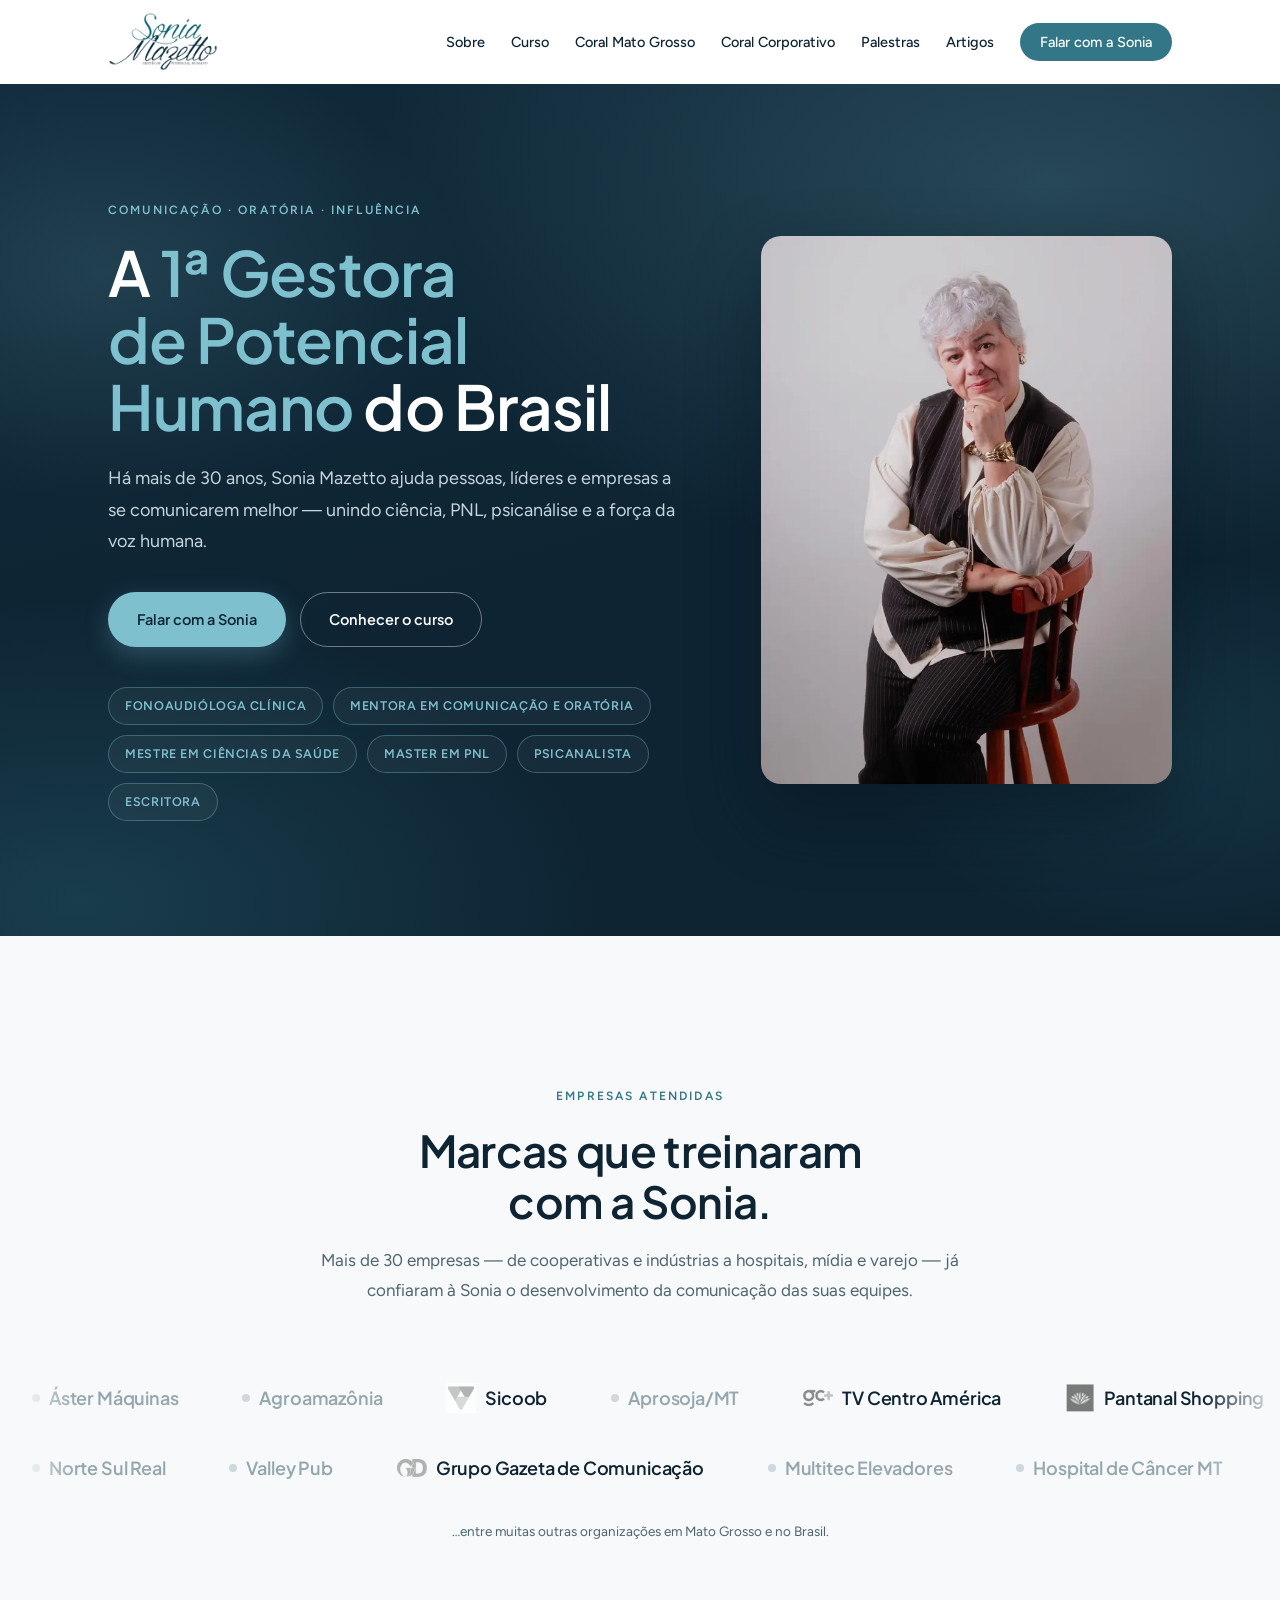
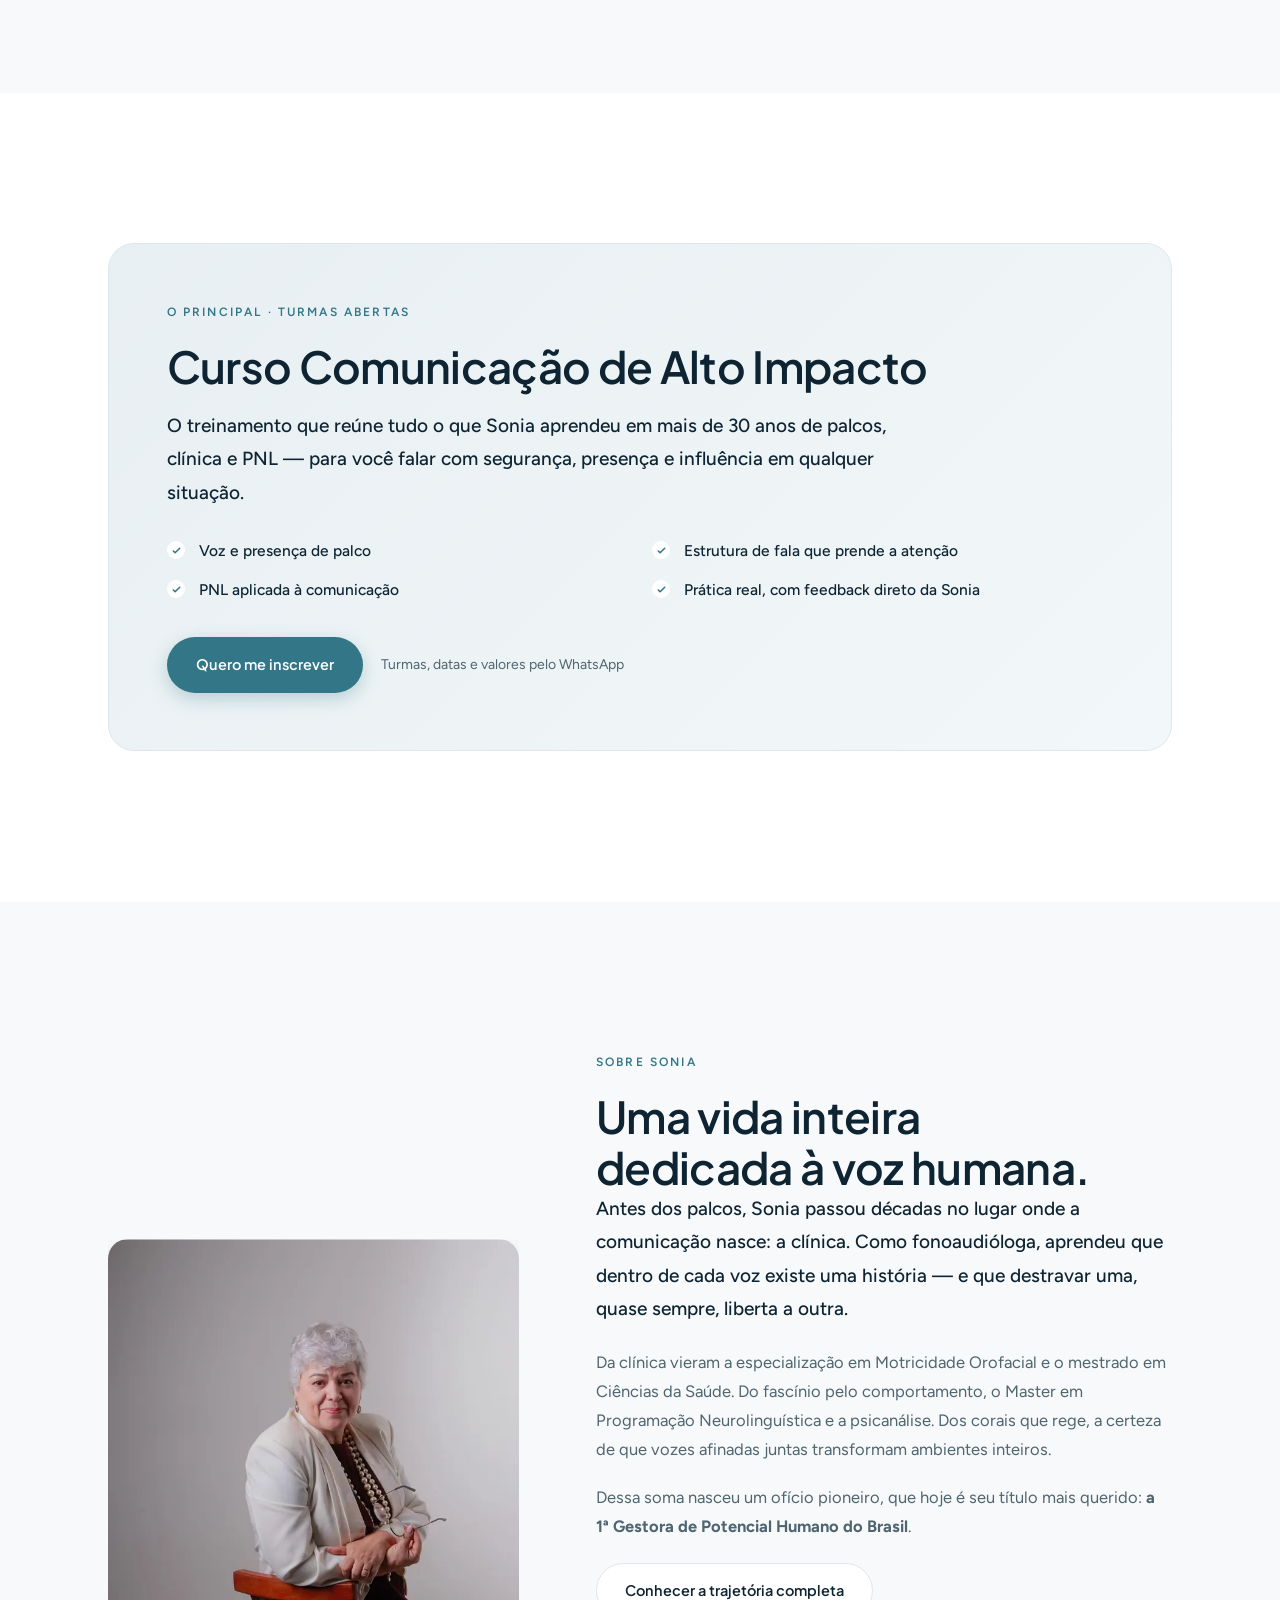
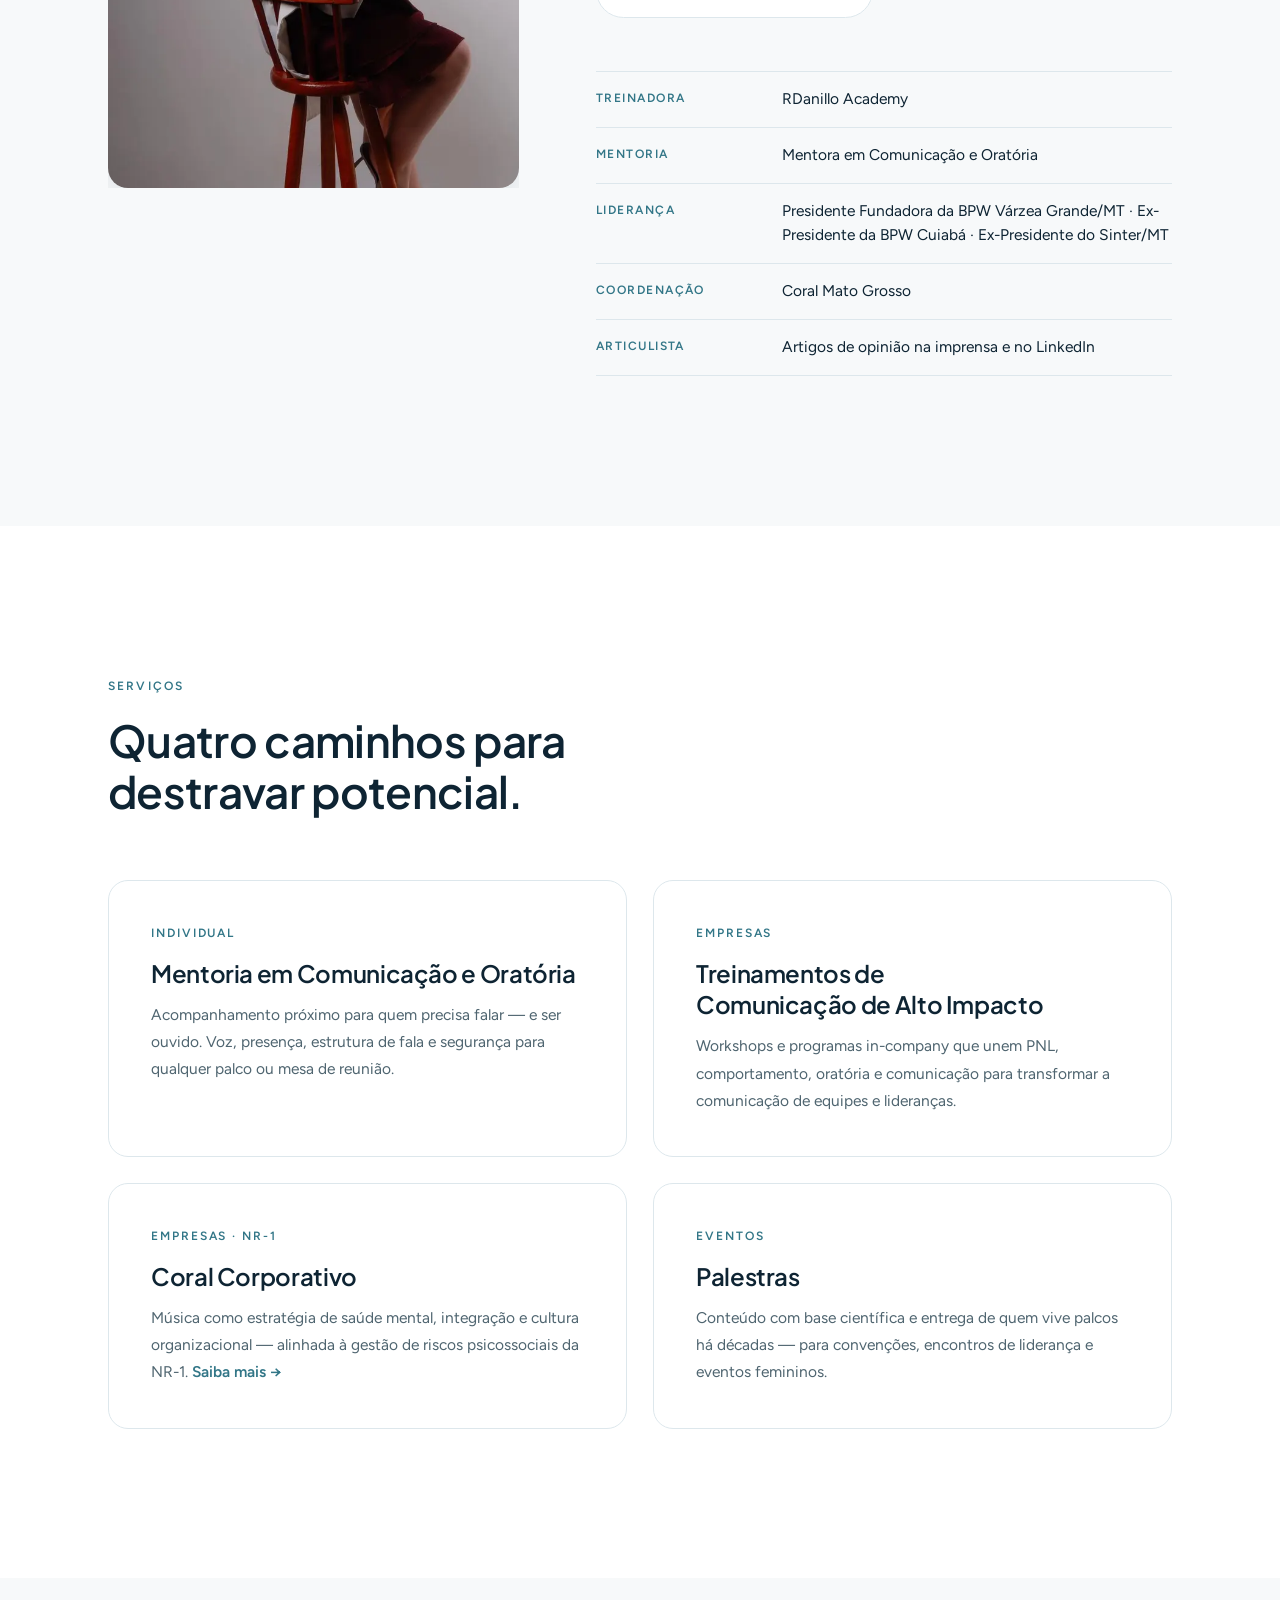
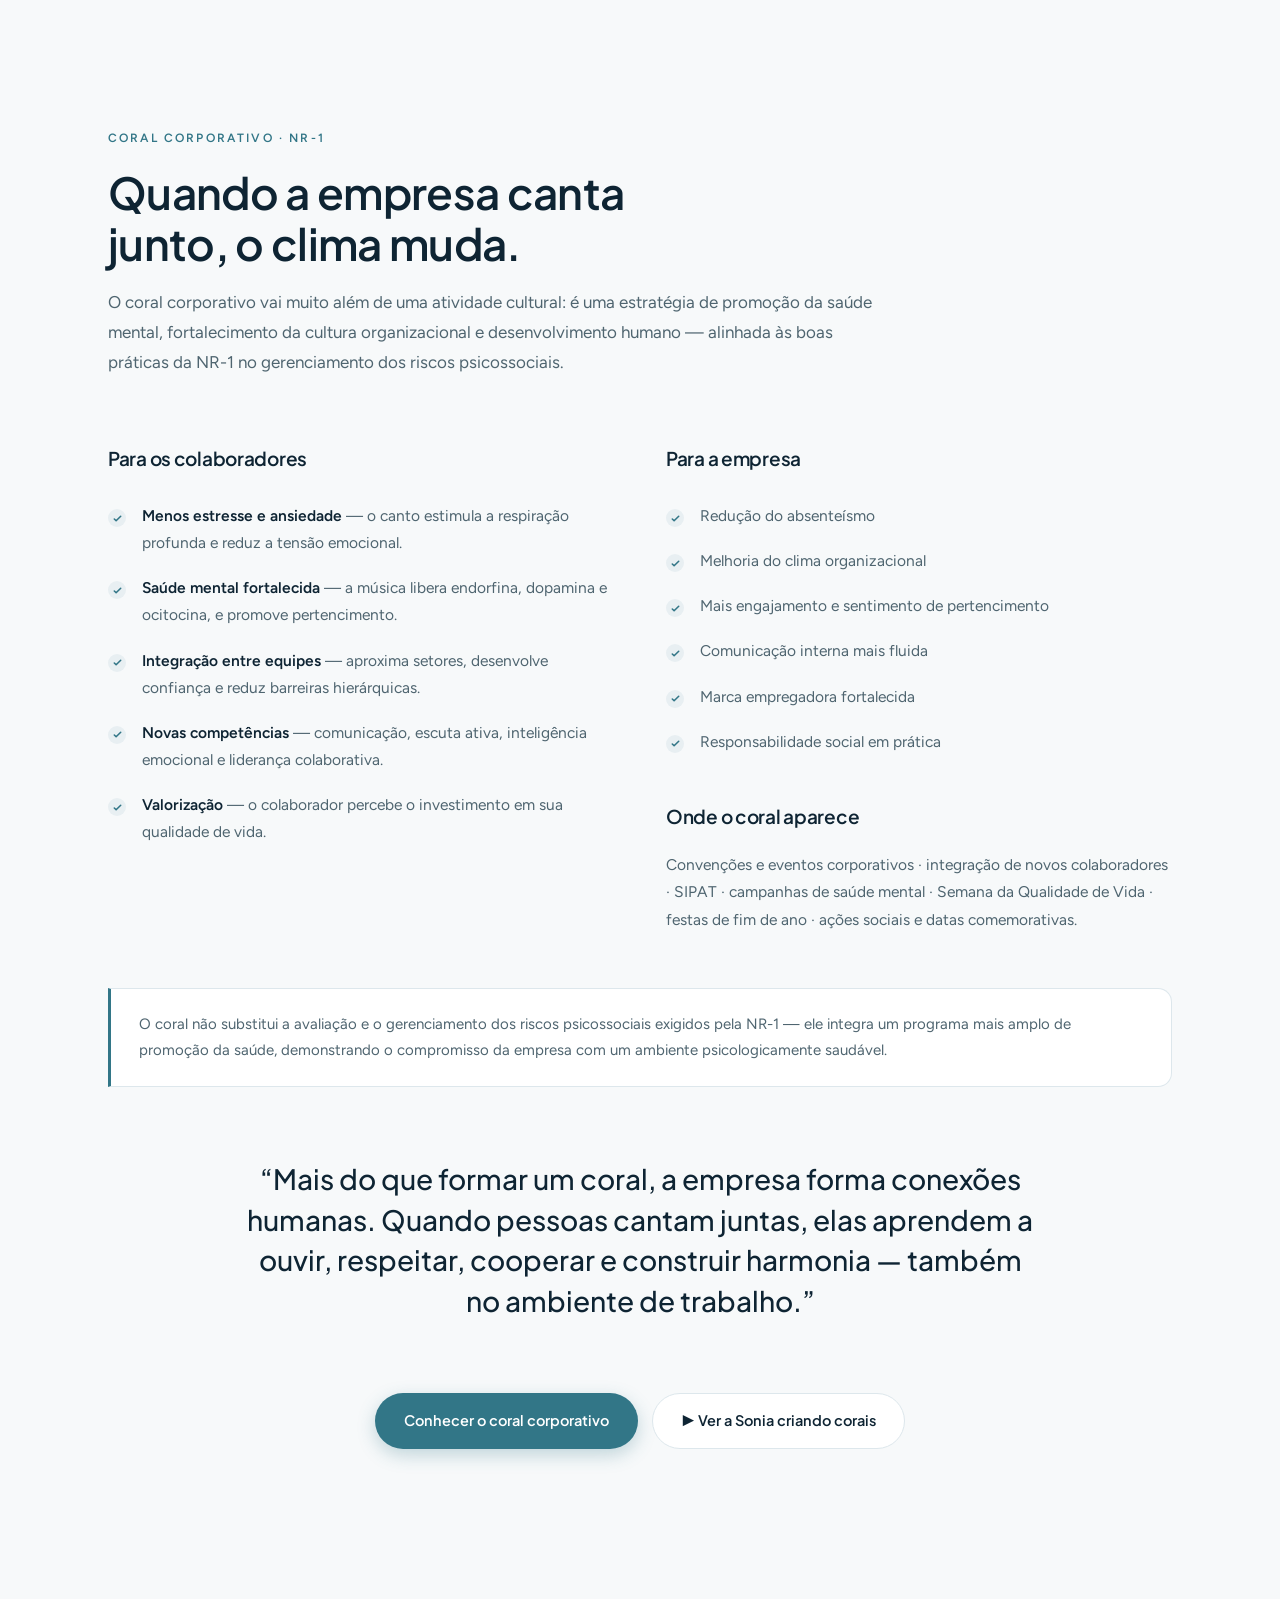
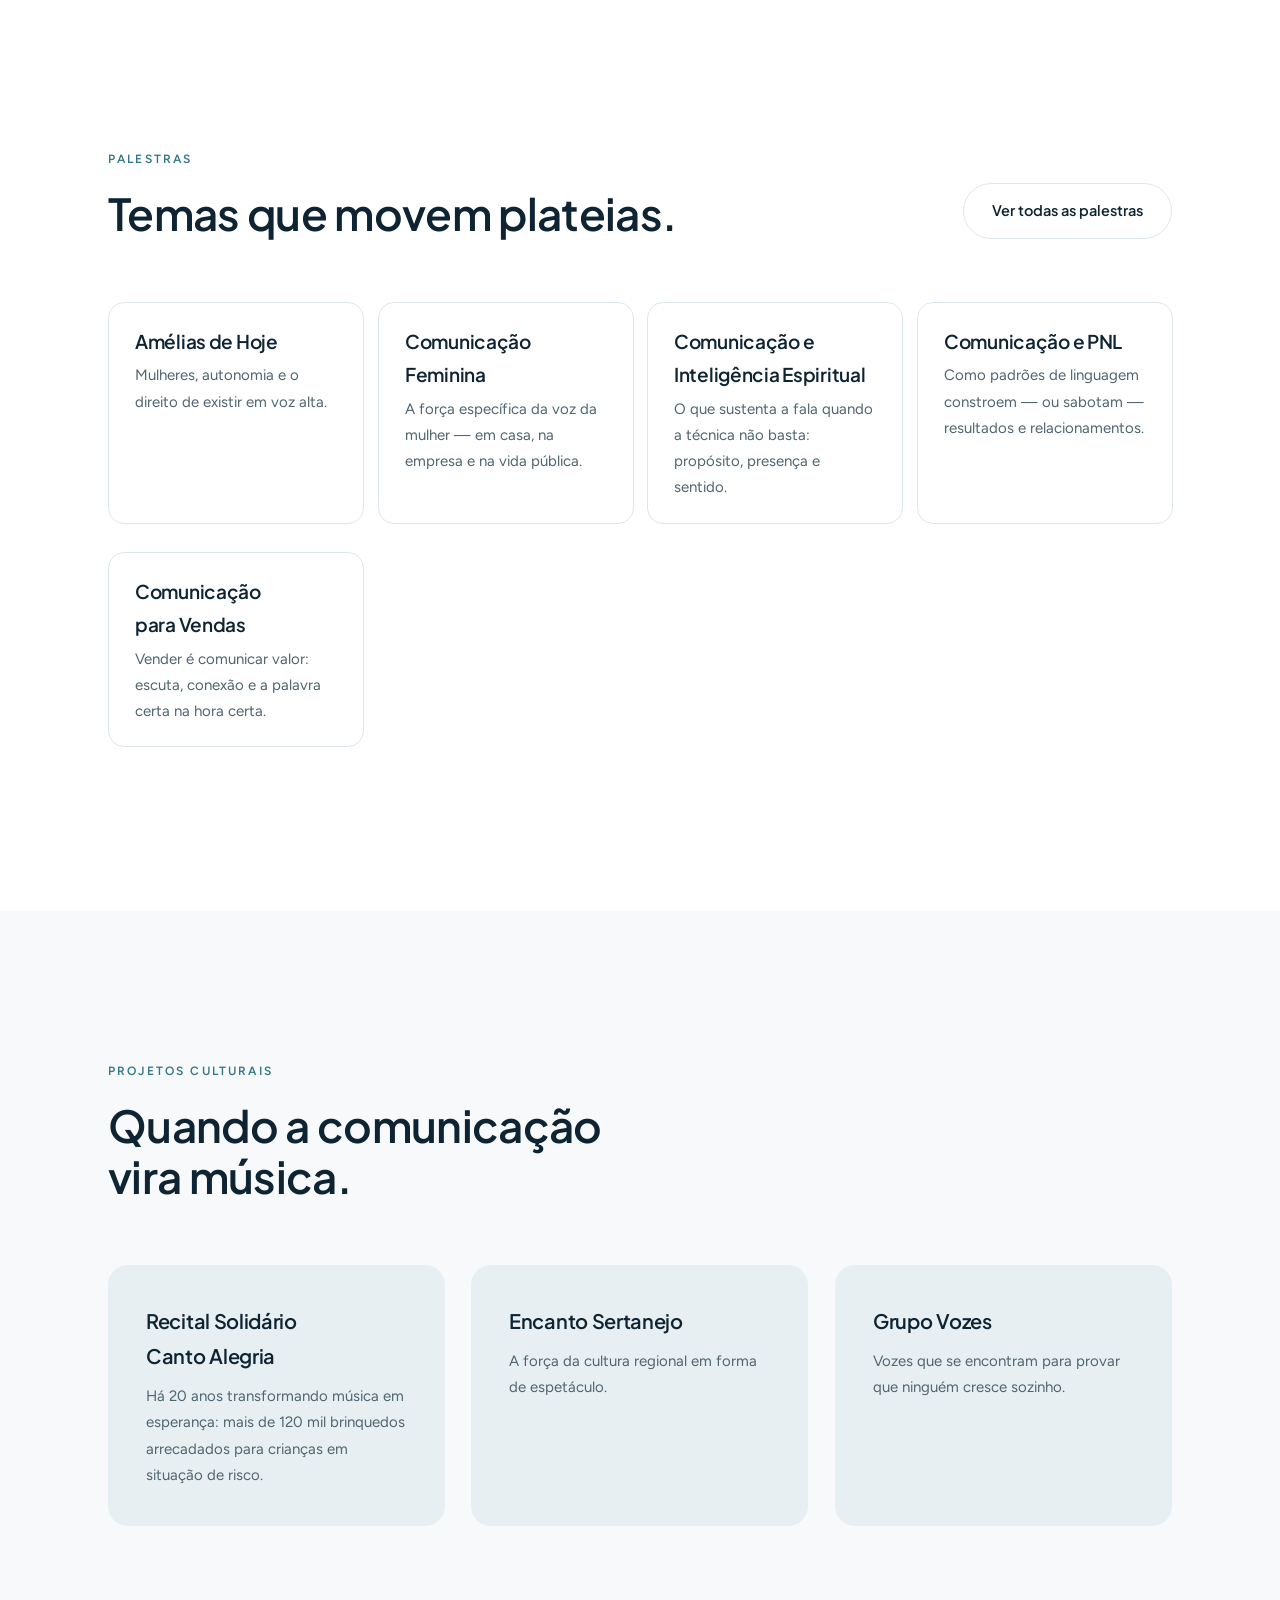
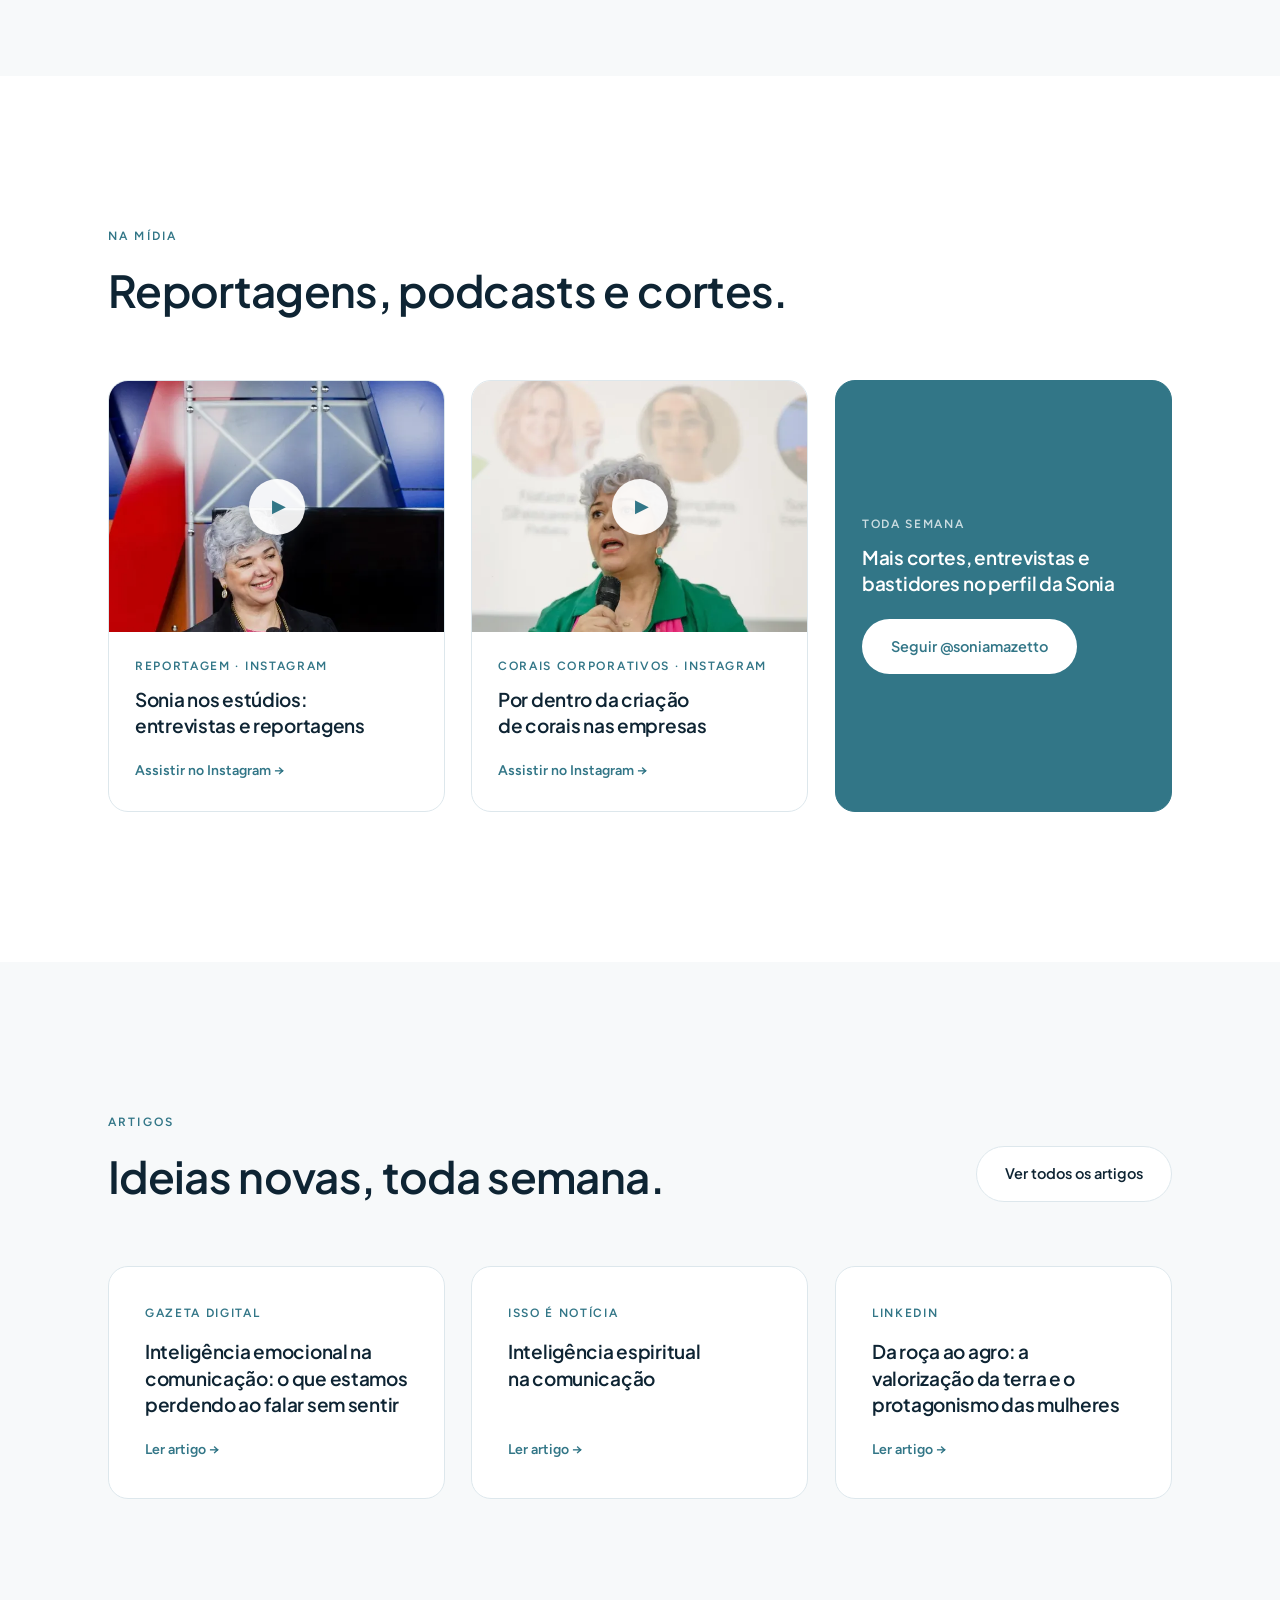
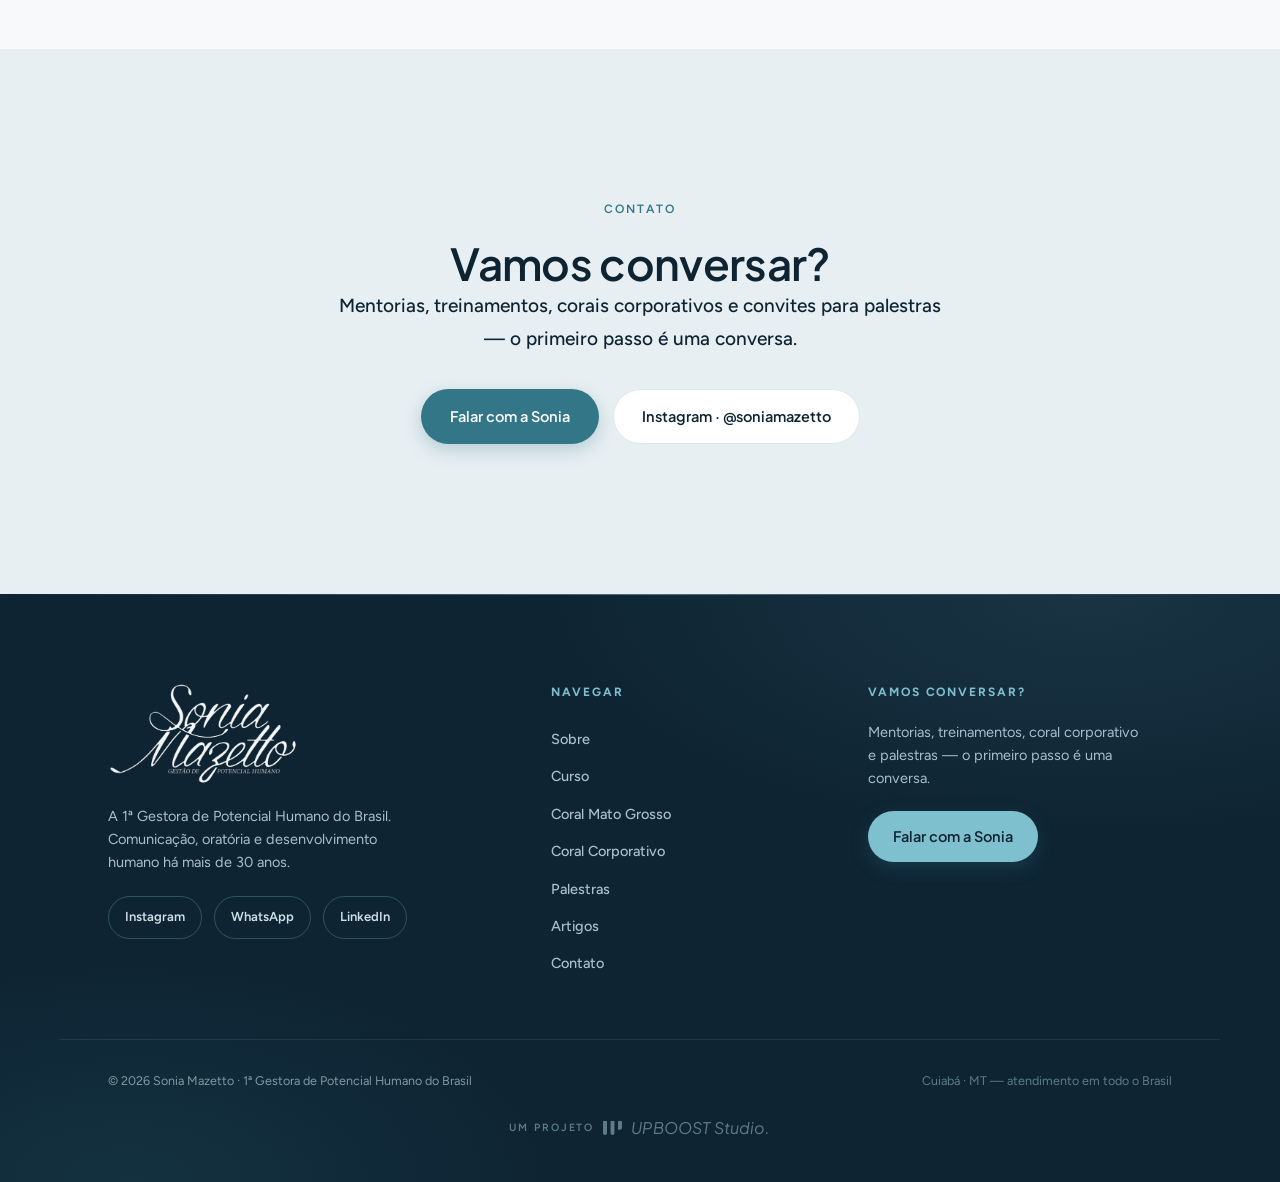
<file: index.html>
<!DOCTYPE html>
<html lang="pt-BR">
<head>
  <meta charset="UTF-8">
  <meta name="viewport" content="width=device-width, initial-scale=1.0">
  <title>Sonia Mazetto — 1ª Gestora de Potencial Humano do Brasil</title>
  <meta name="description" content="Sonia Mazetto, a 1ª Gestora de Potencial Humano do Brasil. Mentoria em comunicação e oratória, treinamentos de alto impacto, corais corporativos alinhados à NR-1 e palestras.">
  <meta name="author" content="Sonia Mazetto">
  <meta name="theme-color" content="#ffffff">
  <link rel="canonical" href="https://soniamazetto.com.br/">

  <meta property="og:type" content="website">
  <meta property="og:title" content="Sonia Mazetto — 1ª Gestora de Potencial Humano do Brasil">
  <meta property="og:description" content="Mentoria em comunicação e oratória, treinamentos de alto impacto, corais corporativos (NR-1) e palestras. Mais de 30 anos desenvolvendo pessoas.">
  <meta property="og:image" content="https://soniamazetto.com.br/assets/sonia-sobre.jpg">
  <meta property="og:locale" content="pt_BR">

  <link rel="icon" type="image/svg+xml" href="assets/favicon.svg">

  <link rel="preconnect" href="https://fonts.googleapis.com">
  <link rel="preconnect" href="https://fonts.gstatic.com" crossorigin>
  <link href="https://fonts.googleapis.com/css2?family=Plus+Jakarta+Sans:wght@500;600;700&family=Figtree:wght@400;500;600&display=swap" rel="stylesheet">

  <link rel="stylesheet" href="css/styles.css">

  <script type="application/ld+json">
  {
    "@context": "https://schema.org",
    "@type": "Person",
    "name": "Sonia Mazetto",
    "jobTitle": "Gestora de Potencial Humano",
    "description": "A 1ª Gestora de Potencial Humano do Brasil. Fonoaudióloga especializada em Motricidade Orofacial, Mestre em Ciências da Saúde, Master em PNL, Psicanalista, escritora e palestrante.",
    "knowsAbout": [
      "Gestão de Potencial Humano",
      "Comunicação e Oratória",
      "Programação Neurolinguística",
      "Fonoaudiologia",
      "Psicanálise",
      "Corais Corporativos",
      "Saúde emocional no trabalho (NR-1)",
      "Comunicação Feminina",
      "Comunicação para Vendas"
    ],
    "sameAs": ["https://www.instagram.com/soniamazetto", "https://www.linkedin.com/in/sonia-mazetto-1ab87527"]
  }
  </script>
</head>
<body>

  <header class="site-header" id="topo">
    <div class="header-inner">
      <a href="#topo" class="brand" aria-label="Sonia Mazetto — início">
        <img decoding="async" src="assets/logo.webp" alt="Sonia Mazetto — Gestão de Potencial Humano" width="147" height="80">
      </a>
      <nav class="site-nav" aria-label="Navegação principal">
        <button class="nav-toggle" aria-expanded="false" aria-controls="menu" aria-label="Abrir menu">
          <span></span><span></span><span></span>
        </button>
        <ul id="menu">
          <li><a href="sobre.html">Sobre</a></li>
          <li><a href="oratoria.html">Curso</a></li>
          <li><a href="coral-mato-grosso.html">Coral Mato Grosso</a></li>
          <li><a href="coral.html">Coral Corporativo</a></li>
          <li><a href="palestras.html">Palestras</a></li>
          <li><a href="artigos.html">Artigos</a></li>
          <li><a href="contato.html" class="nav-cta">Falar com a Sonia</a></li>
        </ul>
      </nav>
    </div>
  </header>

  <main>

    <!-- ================= HERO ================= -->
    <section class="hero">
      <div class="container hero-grid">
        <div class="hero-copy">
          <p class="eyebrow">Comunicação · Oratória · Influência</p>
          <h1>A <span class="grifo">1ª Gestora de Potencial Humano</span> do Brasil</h1>
          <p class="hero-lead">Há mais de 30 anos, Sonia Mazetto ajuda pessoas, líderes e empresas a se comunicarem melhor — unindo ciência, PNL, psicanálise e a força da voz humana.</p>
          <div class="hero-actions">
            <a class="btn btn-primary" href="contato.html">Falar com a Sonia</a>
            <a class="btn btn-ghost" href="oratoria.html">Conhecer o curso</a>
          </div>
          <ul class="hero-chips" aria-label="Credenciais">
            <li><button type="button" data-cred="fono">Fonoaudióloga Clínica</button></li>
            <li><button type="button" data-cred="mentora">Mentora em Comunicação e Oratória</button></li>
            <li><button type="button" data-cred="mestre">Mestre em Ciências da Saúde</button></li>
            <li><button type="button" data-cred="pnl">Master em PNL</button></li>
            <li><button type="button" data-cred="psi">Psicanalista</button></li>
            <li><button type="button" data-cred="escritora">Escritora</button></li>
          </ul>
        </div>
        <figure class="hero-photo">
          <img decoding="async" src="assets/sonia-sobre.webp" alt="Sonia Mazetto sorrindo, apoiada em uma cadeira de madeira" width="960" height="1280" loading="eager" fetchpriority="high">
        </figure>
      </div>
    </section>

    <!-- ================= EMPRESAS ATENDIDAS ================= -->
    <section class="section section-soft" id="empresas">
      <div class="container">
        <header class="section-head reveal" style="text-align:center;margin-inline:auto">
          <p class="eyebrow">Empresas atendidas</p>
          <h2>Marcas que treinaram com a Sonia.</h2>
          <p class="section-intro">Mais de 30 empresas — de cooperativas e indústrias a hospitais, mídia e varejo — já confiaram à Sonia o desenvolvimento da comunicação das suas equipes.</p>
        </header>
      </div>
      <div class="logo-marquee reveal" aria-label="Empresas que treinaram com a Sonia">
        <div class="lm-row r1">
          <span class="lm-item">Áster Máquinas</span><span class="lm-item">Agroamazônia</span><span class="lm-item has-logo"><img class="lm-logo" src="assets/logos/sicoob.png" alt="Sicoob">Sicoob</span><span class="lm-item">Aprosoja/MT</span><span class="lm-item has-logo"><img class="lm-logo" src="assets/logos/tvca.png" alt="TV Centro América">TV Centro América</span><span class="lm-item has-logo"><img class="lm-logo" src="assets/logos/pantanalshopping.png" alt="Pantanal Shopping">Pantanal Shopping</span><span class="lm-item has-logo"><img class="lm-logo" src="assets/logos/scania.png" alt="Grupo Rota Oeste · Scania">Grupo Rota Oeste · Scania</span><span class="lm-item">Vedacom</span><span class="lm-item has-logo"><img class="lm-logo" src="assets/logos/cocacola.png" alt="Solar Coca-Cola">Solar Coca-Cola</span><span class="lm-item has-logo"><img class="lm-logo" src="assets/logos/sicredi.png" alt="Sicredi">Sicredi</span><span class="lm-item">Refrigerantes Marajá</span><span class="lm-item">Cooperfibra</span><span class="lm-item">Agroferragens Luizão</span><span class="lm-item">CEICO</span><span class="lm-item">TRAEL</span><span class="lm-item">Marcenal</span><span class="lm-item has-logo"><img class="lm-logo" src="assets/logos/todimo.png" alt="Grupo Todimo">Grupo Todimo</span>
          <span class="lm-item">Áster Máquinas</span><span class="lm-item">Agroamazônia</span><span class="lm-item has-logo"><img class="lm-logo" src="assets/logos/sicoob.png" alt="Sicoob">Sicoob</span><span class="lm-item">Aprosoja/MT</span><span class="lm-item has-logo"><img class="lm-logo" src="assets/logos/tvca.png" alt="TV Centro América">TV Centro América</span><span class="lm-item has-logo"><img class="lm-logo" src="assets/logos/pantanalshopping.png" alt="Pantanal Shopping">Pantanal Shopping</span><span class="lm-item has-logo"><img class="lm-logo" src="assets/logos/scania.png" alt="Grupo Rota Oeste · Scania">Grupo Rota Oeste · Scania</span><span class="lm-item">Vedacom</span><span class="lm-item has-logo"><img class="lm-logo" src="assets/logos/cocacola.png" alt="Solar Coca-Cola">Solar Coca-Cola</span><span class="lm-item has-logo"><img class="lm-logo" src="assets/logos/sicredi.png" alt="Sicredi">Sicredi</span><span class="lm-item">Refrigerantes Marajá</span><span class="lm-item">Cooperfibra</span><span class="lm-item">Agroferragens Luizão</span><span class="lm-item">CEICO</span><span class="lm-item">TRAEL</span><span class="lm-item">Marcenal</span><span class="lm-item has-logo"><img class="lm-logo" src="assets/logos/todimo.png" alt="Grupo Todimo">Grupo Todimo</span>
        </div>
        <div class="lm-row r2">
          <span class="lm-item">Norte Sul Real</span><span class="lm-item">Valley Pub</span><span class="lm-item has-logo"><img class="lm-logo" src="assets/logos/gazeta.png" alt="Grupo Gazeta de Comunicação">Grupo Gazeta de Comunicação</span><span class="lm-item">Multitec Elevadores</span><span class="lm-item">Hospital de Câncer MT</span><span class="lm-item has-logo"><img class="lm-logo" src="assets/logos/unimedbr.png" alt="Unimed Cuiabá">Unimed Cuiabá</span><span class="lm-item">Imedi</span><span class="lm-item">Sandrin Móveis</span><span class="lm-item">Lopes Distribuidora</span><span class="lm-item">Rosa Imóveis</span><span class="lm-item has-logo"><img class="lm-logo" src="assets/logos/detroit.png" alt="Detroit Steakhouse">Detroit Steakhouse</span><span class="lm-item">My Brokers</span><span class="lm-item">PG Bongiolo Agropecuária</span><span class="lm-item">Grupo Pampa</span><span class="lm-item">Tecnovida</span><span class="lm-item">Karangão Auto Peças</span>
          <span class="lm-item">Norte Sul Real</span><span class="lm-item">Valley Pub</span><span class="lm-item has-logo"><img class="lm-logo" src="assets/logos/gazeta.png" alt="Grupo Gazeta de Comunicação">Grupo Gazeta de Comunicação</span><span class="lm-item">Multitec Elevadores</span><span class="lm-item">Hospital de Câncer MT</span><span class="lm-item has-logo"><img class="lm-logo" src="assets/logos/unimedbr.png" alt="Unimed Cuiabá">Unimed Cuiabá</span><span class="lm-item">Imedi</span><span class="lm-item">Sandrin Móveis</span><span class="lm-item">Lopes Distribuidora</span><span class="lm-item">Rosa Imóveis</span><span class="lm-item has-logo"><img class="lm-logo" src="assets/logos/detroit.png" alt="Detroit Steakhouse">Detroit Steakhouse</span><span class="lm-item">My Brokers</span><span class="lm-item">PG Bongiolo Agropecuária</span><span class="lm-item">Grupo Pampa</span><span class="lm-item">Tecnovida</span><span class="lm-item">Karangão Auto Peças</span>
        </div>
      </div>
      <div class="container">
        <p class="trusted-note">…entre muitas outras organizações em Mato Grosso e no Brasil.</p>
      </div>
    </section>

    <!-- ================= CURSO (PRINCIPAL) ================= -->
    <section class="section" id="curso">
      <div class="container">
        <div class="course-card" style="grid-template-columns:1fr">
          <div class="course-copy">
            <p class="eyebrow">O principal · Turmas abertas</p>
            <h2>Curso Comunicação de Alto Impacto</h2>
            <p class="lede" style="max-width:64ch">O treinamento que reúne tudo o que Sonia aprendeu em mais de 30 anos de palcos, clínica e PNL — para você falar com segurança, presença e influência em qualquer situação.</p>
            <ul class="course-topics">
              <li>Voz e presença de palco</li>
              <li>Estrutura de fala que prende a atenção</li>
              <li>PNL aplicada à comunicação</li>
              <li>Prática real, com feedback direto da Sonia</li>
            </ul>
            <div class="course-actions">
              <a class="btn btn-primary" href="oratoria.html#planos">Quero me inscrever</a>
              <span class="course-note">Turmas, datas e valores pelo WhatsApp</span>
            </div>
          </div>
        </div>
      </div>
    </section>

    <!-- ================= SOBRE ================= -->
    <section class="section section-soft" id="sobre">
      <div class="container about-grid">
        <figure class="about-photo">
          <img decoding="async" src="assets/sonia-classic.webp" alt="Sonia Mazetto sentada, segurando os óculos" width="960" height="1280" loading="lazy">
        </figure>
        <div class="about-copy">
          <p class="eyebrow">Sobre Sonia</p>
          <h2>Uma vida inteira dedicada à voz humana.</h2>
          <p class="lede">Antes dos palcos, Sonia passou décadas no lugar onde a comunicação nasce: a clínica. Como fonoaudióloga, aprendeu que dentro de cada voz existe uma história — e que destravar uma, quase sempre, liberta a outra.</p>
          <p>Da clínica vieram a especialização em Motricidade Orofacial e o mestrado em Ciências da Saúde. Do fascínio pelo comportamento, o Master em Programação Neurolinguística e a psicanálise. Dos corais que rege, a certeza de que vozes afinadas juntas transformam ambientes inteiros.</p>
          <p>Dessa soma nasceu um ofício pioneiro, que hoje é seu título mais querido: <strong>a 1ª Gestora de Potencial Humano do Brasil</strong>.</p>
          <p style="margin-top:22px"><a class="btn btn-ghost" href="sobre.html">Conhecer a trajetória completa</a></p>
          <dl class="credentials">
            <div>
              <dt>Treinadora</dt>
              <dd>RDanillo Academy</dd>
            </div>
            <div>
              <dt>Mentoria</dt>
              <dd>Mentora em Comunicação e Oratória</dd>
            </div>
            <div>
              <dt>Liderança</dt>
              <dd>Presidente Fundadora da BPW Várzea Grande/MT · Ex-Presidente da BPW Cuiabá · Ex-Presidente do Sinter/MT</dd>
            </div>
            <div>
              <dt>Coordenação</dt>
              <dd>Coral Mato Grosso</dd>
            </div>
            <div>
              <dt>Articulista</dt>
              <dd>Artigos de opinião na imprensa e no LinkedIn</dd>
            </div>
          </dl>
        </div>
      </div>
    </section>

    <!-- ================= SERVIÇOS ================= -->
    <section class="section" id="servicos">
      <div class="container">
        <header class="section-head">
          <p class="eyebrow">Serviços</p>
          <h2>Quatro caminhos para destravar potencial.</h2>
        </header>
        <div class="service-grid">
          <article class="service-card">
            <p class="service-kicker">Individual</p>
            <h3>Mentoria em Comunicação e Oratória</h3>
            <p>Acompanhamento próximo para quem precisa falar — e ser ouvido. Voz, presença, estrutura de fala e segurança para qualquer palco ou mesa de reunião.</p>
          </article>
          <article class="service-card">
            <p class="service-kicker">Empresas</p>
            <h3>Treinamentos de Comunicação de Alto Impacto</h3>
            <p>Workshops e programas in-company que unem PNL, comportamento, oratória e comunicação para transformar a comunicação de equipes e lideranças.</p>
          </article>
          <article class="service-card">
            <p class="service-kicker">Empresas · NR-1</p>
            <h3>Coral Corporativo</h3>
            <p>Música como estratégia de saúde mental, integração e cultura organizacional — alinhada à gestão de riscos psicossociais da NR-1. <a class="card-link" href="coral.html">Saiba mais →</a></p>
          </article>
          <article class="service-card">
            <p class="service-kicker">Eventos</p>
            <h3>Palestras</h3>
            <p>Conteúdo com base científica e entrega de quem vive palcos há décadas — para convenções, encontros de liderança e eventos femininos.</p>
          </article>
        </div>
      </div>
    </section>

    <!-- ================= CORAL CORPORATIVO / NR-1 ================= -->
    <section class="section section-soft" id="coral">
      <div class="container">
        <header class="section-head wide">
          <p class="eyebrow">Coral Corporativo · NR-1</p>
          <h2>Quando a empresa canta junto, o clima muda.</h2>
          <p class="section-intro">O coral corporativo vai muito além de uma atividade cultural: é uma estratégia de promoção da saúde mental, fortalecimento da cultura organizacional e desenvolvimento humano — alinhada às boas práticas da NR-1 no gerenciamento dos riscos psicossociais.</p>
        </header>

        <div class="coral-grid">
          <div class="coral-col">
            <h3 class="coral-title">Para os colaboradores</h3>
            <ul class="check-list">
              <li><strong>Menos estresse e ansiedade</strong> — o canto estimula a respiração profunda e reduz a tensão emocional.</li>
              <li><strong>Saúde mental fortalecida</strong> — a música libera endorfina, dopamina e ocitocina, e promove pertencimento.</li>
              <li><strong>Integração entre equipes</strong> — aproxima setores, desenvolve confiança e reduz barreiras hierárquicas.</li>
              <li><strong>Novas competências</strong> — comunicação, escuta ativa, inteligência emocional e liderança colaborativa.</li>
              <li><strong>Valorização</strong> — o colaborador percebe o investimento em sua qualidade de vida.</li>
            </ul>
          </div>
          <div class="coral-col">
            <h3 class="coral-title">Para a empresa</h3>
            <ul class="check-list">
              <li>Redução do absenteísmo</li>
              <li>Melhoria do clima organizacional</li>
              <li>Mais engajamento e sentimento de pertencimento</li>
              <li>Comunicação interna mais fluida</li>
              <li>Marca empregadora fortalecida</li>
              <li>Responsabilidade social em prática</li>
            </ul>
            <h3 class="coral-title">Onde o coral aparece</h3>
            <p class="coral-uses">Convenções e eventos corporativos · integração de novos colaboradores · SIPAT · campanhas de saúde mental · Semana da Qualidade de Vida · festas de fim de ano · ações sociais e datas comemorativas.</p>
          </div>
        </div>

        <aside class="coral-note">
          <p>O coral não substitui a avaliação e o gerenciamento dos riscos psicossociais exigidos pela NR-1 — ele integra um programa mais amplo de promoção da saúde, demonstrando o compromisso da empresa com um ambiente psicologicamente saudável.</p>
        </aside>

        <blockquote class="pull-quote">
          <p>“Mais do que formar um coral, a empresa forma conexões humanas. Quando pessoas cantam juntas, elas aprendem a ouvir, respeitar, cooperar e construir harmonia — também no ambiente de trabalho.”</p>
        </blockquote>

        <div class="coral-actions">
          <a class="btn btn-primary" href="coral.html">Conhecer o coral corporativo</a>
          <a class="btn btn-ghost" href="https://www.instagram.com/reel/Da35Wb9xFcS/" target="_blank" rel="noopener">▶ Ver a Sonia criando corais</a>
        </div>
      </div>
    </section>

    <!-- ================= PALESTRAS ================= -->
    <section class="section" id="palestras">
      <div class="container">
        <header class="section-head split">
          <div>
            <p class="eyebrow">Palestras</p>
            <h2>Temas que movem plateias.</h2>
          </div>
          <a class="btn btn-ghost" href="palestras.html">Ver todas as palestras</a>
        </header>
        <div class="talks-grid" style="grid-template-columns:1fr">
          <ul class="talk-list" style="display:grid;grid-template-columns:repeat(auto-fit,minmax(240px,1fr));gap:14px">
            <li class="talk">
              <h3>Amélias de Hoje</h3>
              <p>Mulheres, autonomia e o direito de existir em voz alta.</p>
            </li>
            <li class="talk">
              <h3>Comunicação Feminina</h3>
              <p>A força específica da voz da mulher — em casa, na empresa e na vida pública.</p>
            </li>
            <li class="talk">
              <h3>Comunicação e Inteligência Espiritual</h3>
              <p>O que sustenta a fala quando a técnica não basta: propósito, presença e sentido.</p>
            </li>
            <li class="talk">
              <h3>Comunicação e PNL</h3>
              <p>Como padrões de linguagem constroem — ou sabotam — resultados e relacionamentos.</p>
            </li>
            <li class="talk">
              <h3>Comunicação para Vendas</h3>
              <p>Vender é comunicar valor: escuta, conexão e a palavra certa na hora certa.</p>
            </li>
          </ul>
        </div>
      </div>
    </section>

    <!-- ================= PROJETOS CULTURAIS ================= -->
    <section class="section section-soft" id="projetos">
      <div class="container">
        <header class="section-head">
          <p class="eyebrow">Projetos culturais</p>
          <h2>Quando a comunicação vira música.</h2>
        </header>
        <div class="project-grid">
          <article class="project-card">
            <h3>Recital Solidário Canto Alegria</h3>
            <p>Há 20 anos transformando música em esperança: mais de 120 mil brinquedos arrecadados para crianças em situação de risco.</p>
          </article>
          <article class="project-card">
            <h3>Encanto Sertanejo</h3>
            <p>A força da cultura regional em forma de espetáculo.</p>
          </article>
          <article class="project-card">
            <h3>Grupo Vozes</h3>
            <p>Vozes que se encontram para provar que ninguém cresce sozinho.</p>
          </article>
        </div>
      </div>
    </section>

    <!-- ================= NA MÍDIA ================= -->
    <section class="section" id="midia">
      <div class="container">
        <header class="section-head">
          <p class="eyebrow">Na mídia</p>
          <h2>Reportagens, podcasts e cortes.</h2>
        </header>
        <div class="media-cards">
          <a class="media-card" href="https://www.instagram.com/reel/DaVwuknA0Qg/" target="_blank" rel="noopener">
            <figure>
              <img decoding="async" src="assets/sonia-tv.webp" alt="Sonia Mazetto em estúdio de televisão" width="853" height="1280" loading="lazy">
              <span class="play-badge" aria-hidden="true">▶</span>
            </figure>
            <div class="media-card-body">
              <p class="media-card-kicker">Reportagem · Instagram</p>
              <h3>Sonia nos estúdios: entrevistas e reportagens</h3>
              <span class="card-more">Assistir no Instagram →</span>
            </div>
          </a>
          <a class="media-card" href="https://www.instagram.com/reel/Da35Wb9xFcS/" target="_blank" rel="noopener">
            <figure>
              <img decoding="async" src="assets/sonia-workshop.webp" alt="Sonia Mazetto conduzindo dinâmica em evento" width="853" height="1280" loading="lazy">
              <span class="play-badge" aria-hidden="true">▶</span>
            </figure>
            <div class="media-card-body">
              <p class="media-card-kicker">Corais corporativos · Instagram</p>
              <h3>Por dentro da criação de corais nas empresas</h3>
              <span class="card-more">Assistir no Instagram →</span>
            </div>
          </a>
          <div class="media-card media-card-cta">
            <div class="media-card-body">
              <p class="media-card-kicker">Toda semana</p>
              <h3>Mais cortes, entrevistas e bastidores no perfil da Sonia</h3>
              <a class="btn btn-primary" href="https://www.instagram.com/soniamazetto" target="_blank" rel="noopener">Seguir @soniamazetto</a>
            </div>
          </div>
        </div>
      </div>
    </section>

    <!-- ================= ARTIGOS (PRÉVIA) ================= -->
    <section class="section section-soft" id="artigos-previa">
      <div class="container">
        <header class="section-head split">
          <div>
            <p class="eyebrow">Artigos</p>
            <h2>Ideias novas, toda semana.</h2>
          </div>
          <a class="btn btn-ghost" href="artigos.html">Ver todos os artigos</a>
        </header>
        <div class="article-grid">
          <a class="article-card" href="https://www.gazetadigital.com.br/colunas-e-opiniao/colunas-e-artigos/inteligencia-emocional-na-comunicacao-o-que-estamos-perdendo-ao-falar-sem-sentir/847538" target="_blank" rel="noopener">
            <p class="article-source">Gazeta Digital</p>
            <h3>Inteligência emocional na comunicação: o que estamos perdendo ao falar sem sentir</h3>
            <span class="card-more">Ler artigo →</span>
          </a>
          <a class="article-card" href="https://issoenoticia.com.br/inteligencia-espiritual-na-comunicacao/" target="_blank" rel="noopener">
            <p class="article-source">Isso É Notícia</p>
            <h3>Inteligência espiritual na comunicação</h3>
            <span class="card-more">Ler artigo →</span>
          </a>
          <a class="article-card" href="https://pt.linkedin.com/pulse/da-ro%C3%A7a-ao-agro-valoriza%C3%A7%C3%A3o-terra-e-o-protagonismo-das-sonia-mazetto-l8jvf" target="_blank" rel="noopener">
            <p class="article-source">LinkedIn</p>
            <h3>Da roça ao agro: a valorização da terra e o protagonismo das mulheres</h3>
            <span class="card-more">Ler artigo →</span>
          </a>
        </div>
      </div>
    </section>

    <!-- ================= CONTATO ================= -->
    <section class="section section-contact" id="contato">
      <div class="container" style="max-width:720px;text-align:center">
        <div class="contact-copy reveal">
          <p class="eyebrow">Contato</p>
          <h2>Vamos conversar?</h2>
          <p class="lede">Mentorias, treinamentos, corais corporativos e convites para palestras — o primeiro passo é uma conversa.</p>
          <div class="contact-actions" style="justify-content:center">
            <a class="btn btn-primary" href="contato.html">Falar com a Sonia</a>
            <a class="btn btn-ghost" href="https://www.instagram.com/soniamazetto" target="_blank" rel="noopener">Instagram · @soniamazetto</a>
          </div>
        </div>
      </div>
    </section>

  </main>

  <footer class="site-footer">
    <div class="container footer-grid">
      <div class="footer-brand reveal">
        <img decoding="async" src="assets/logo-light.webp" alt="Sonia Mazetto — Gestão de Potencial Humano" width="190" height="103" loading="lazy">
        <p class="footer-tagline">A 1ª Gestora de Potencial Humano do Brasil. Comunicação, oratória e desenvolvimento humano há mais de 30 anos.</p>
        <div class="footer-social">
          <a href="https://www.instagram.com/soniamazetto" target="_blank" rel="noopener">Instagram</a>
          <a href="https://wa.me/556599826370" target="_blank" rel="noopener">WhatsApp</a>
          <a href="https://www.linkedin.com/in/sonia-mazetto-1ab87527" target="_blank" rel="noopener">LinkedIn</a>
        </div>
      </div>
      <nav class="footer-nav reveal" aria-label="Navegação do rodapé">
        <p class="footer-col-title">Navegar</p>
        <a href="sobre.html">Sobre</a>
        <a href="oratoria.html">Curso</a>
        <a href="coral-mato-grosso.html">Coral Mato Grosso</a>
        <a href="coral.html">Coral Corporativo</a>
        <a href="palestras.html">Palestras</a>
        <a href="artigos.html">Artigos</a>
        <a href="contato.html">Contato</a>
      </nav>
      <div class="footer-cta reveal">
        <p class="footer-col-title">Vamos conversar?</p>
        <p>Mentorias, treinamentos, coral corporativo e palestras — o primeiro passo é uma conversa.</p>
        <a class="btn btn-primary" href="contato.html">Falar com a Sonia</a>
      </div>
    </div>
    <div class="container footer-bottom">
      <p class="footer-legal">© <span id="ano">2026</span> Sonia Mazetto · 1ª Gestora de Potencial Humano do Brasil</p>
      <p class="footer-made">Cuiabá · MT — atendimento em todo o Brasil</p>
    </div>
  
    <div class="container footer-studio">
      <a class="upb-sign" href="https://upbooststudio.com.br" target="_blank" rel="noopener"
         aria-label="Site criado e mantido pela UPBOOST Studio">
        <span class="upb-pre">um projeto</span>
        <svg class="upb-mark" viewBox="0 0 270 200" aria-hidden="true">
          <path d="M0 0H56V172Q56 200 28 200Q0 200 0 172Z"/>
          <path d="M107 0H163V172Q163 200 135 200Q107 200 107 172Z"/>
          <path d="M214 0H270V97Q270 125 242 125H214Z"/>
        </svg>
        <span class="upb-name">UPBOOST Studio.</span>
      </a>
    </div>
  </footer>

  <script src="js/main.js" defer></script>
</body>
</html>
</file>
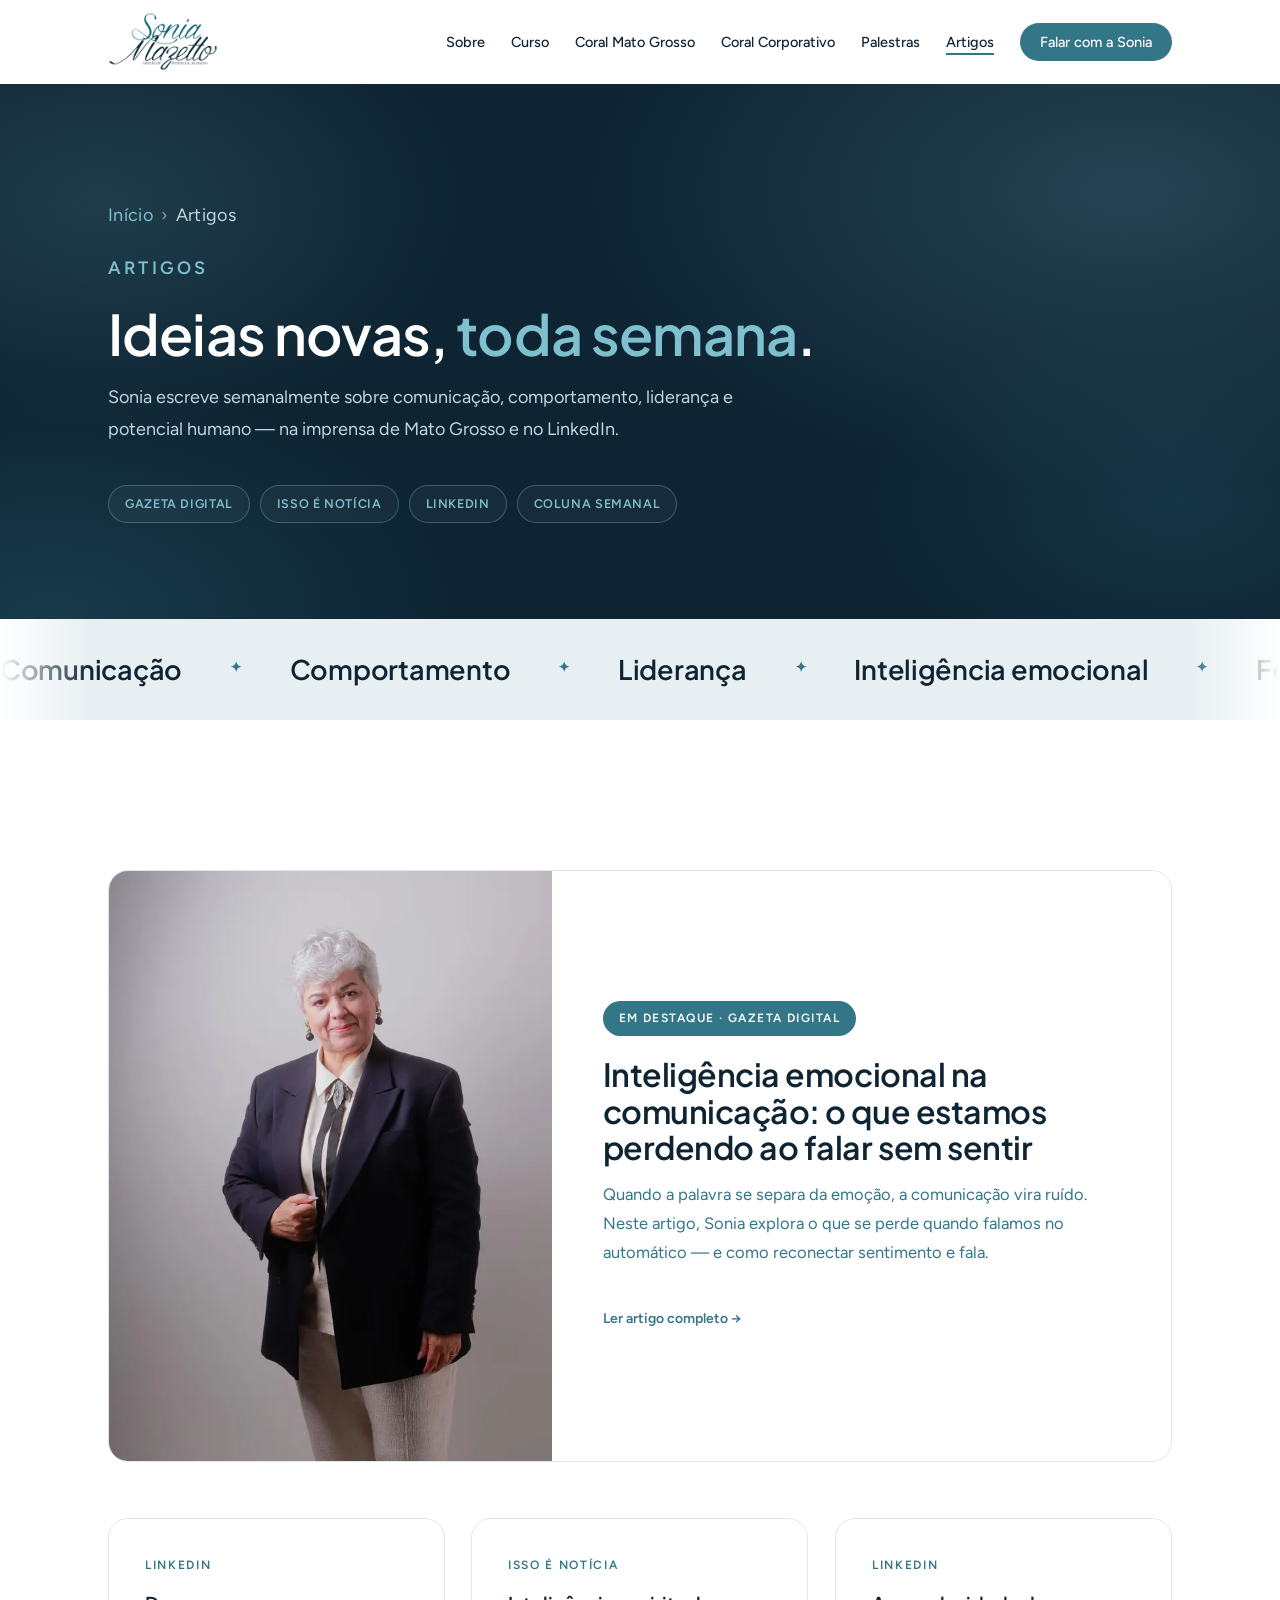
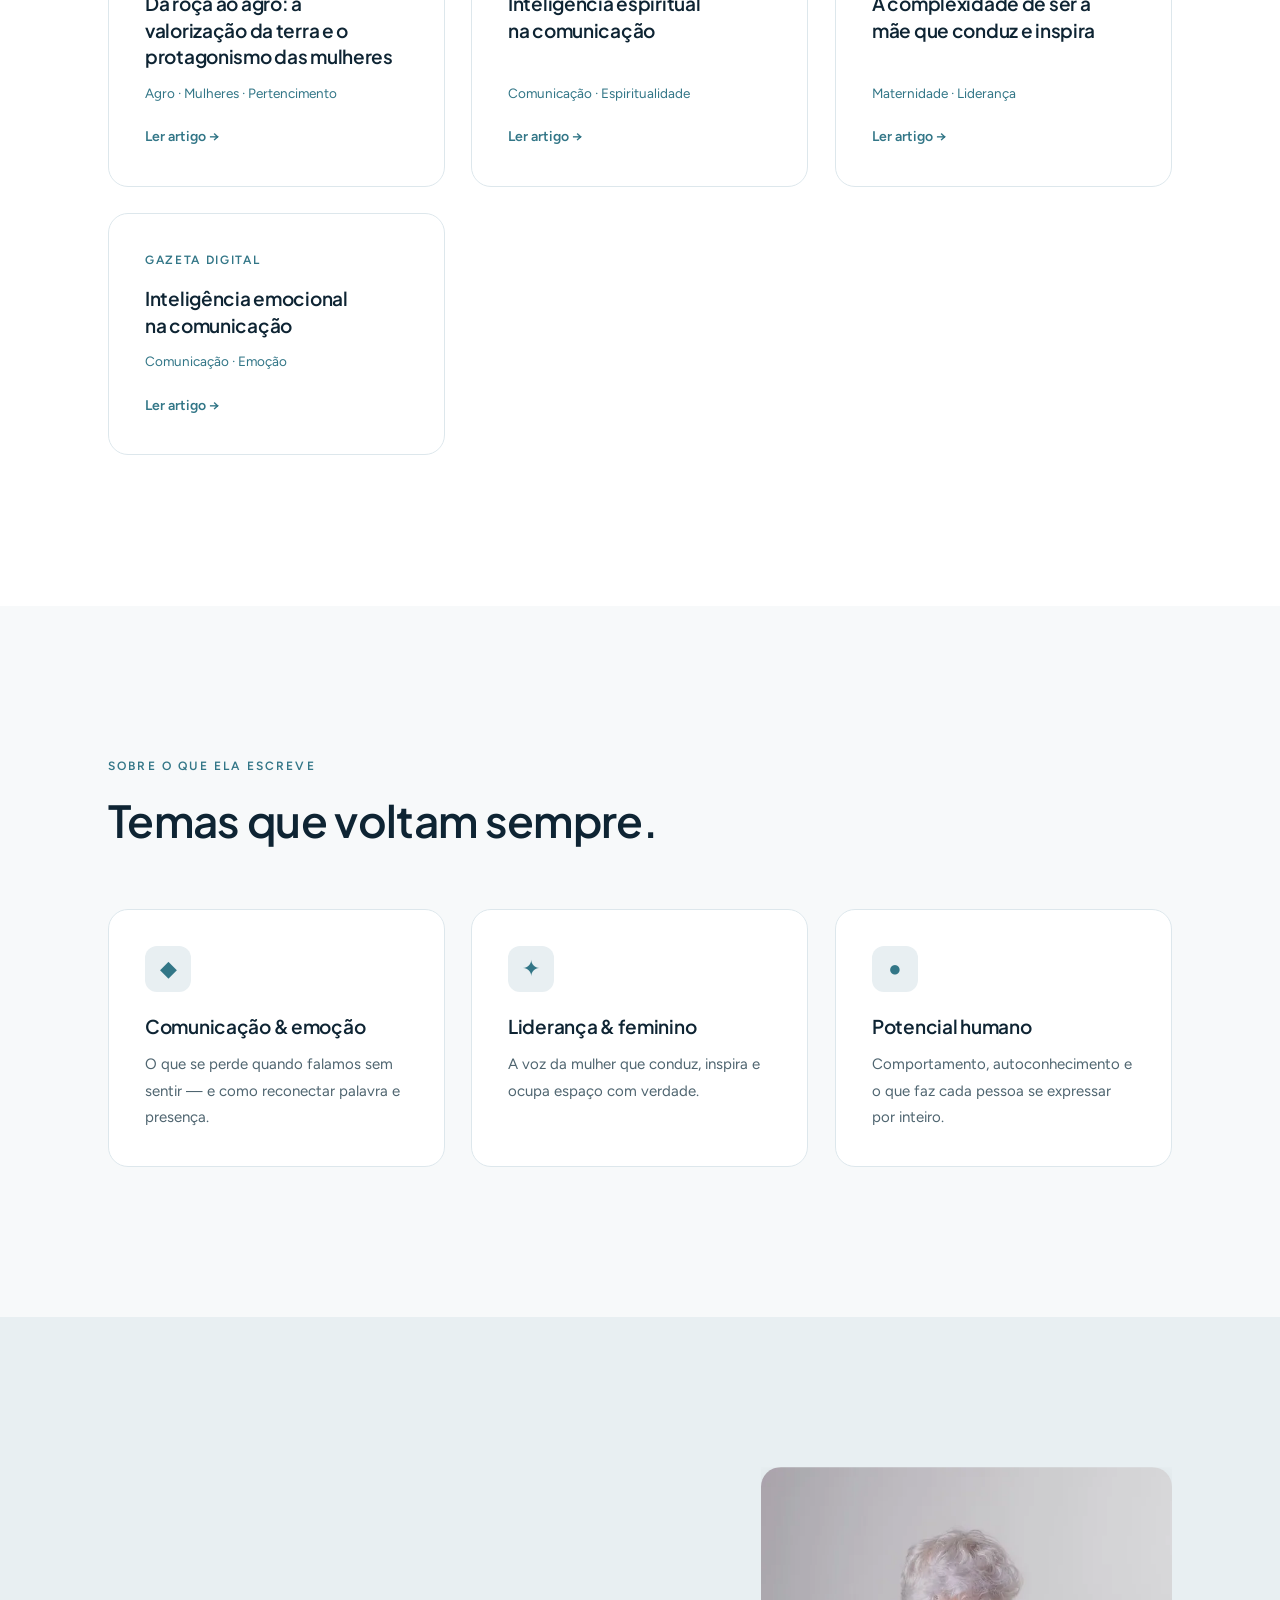
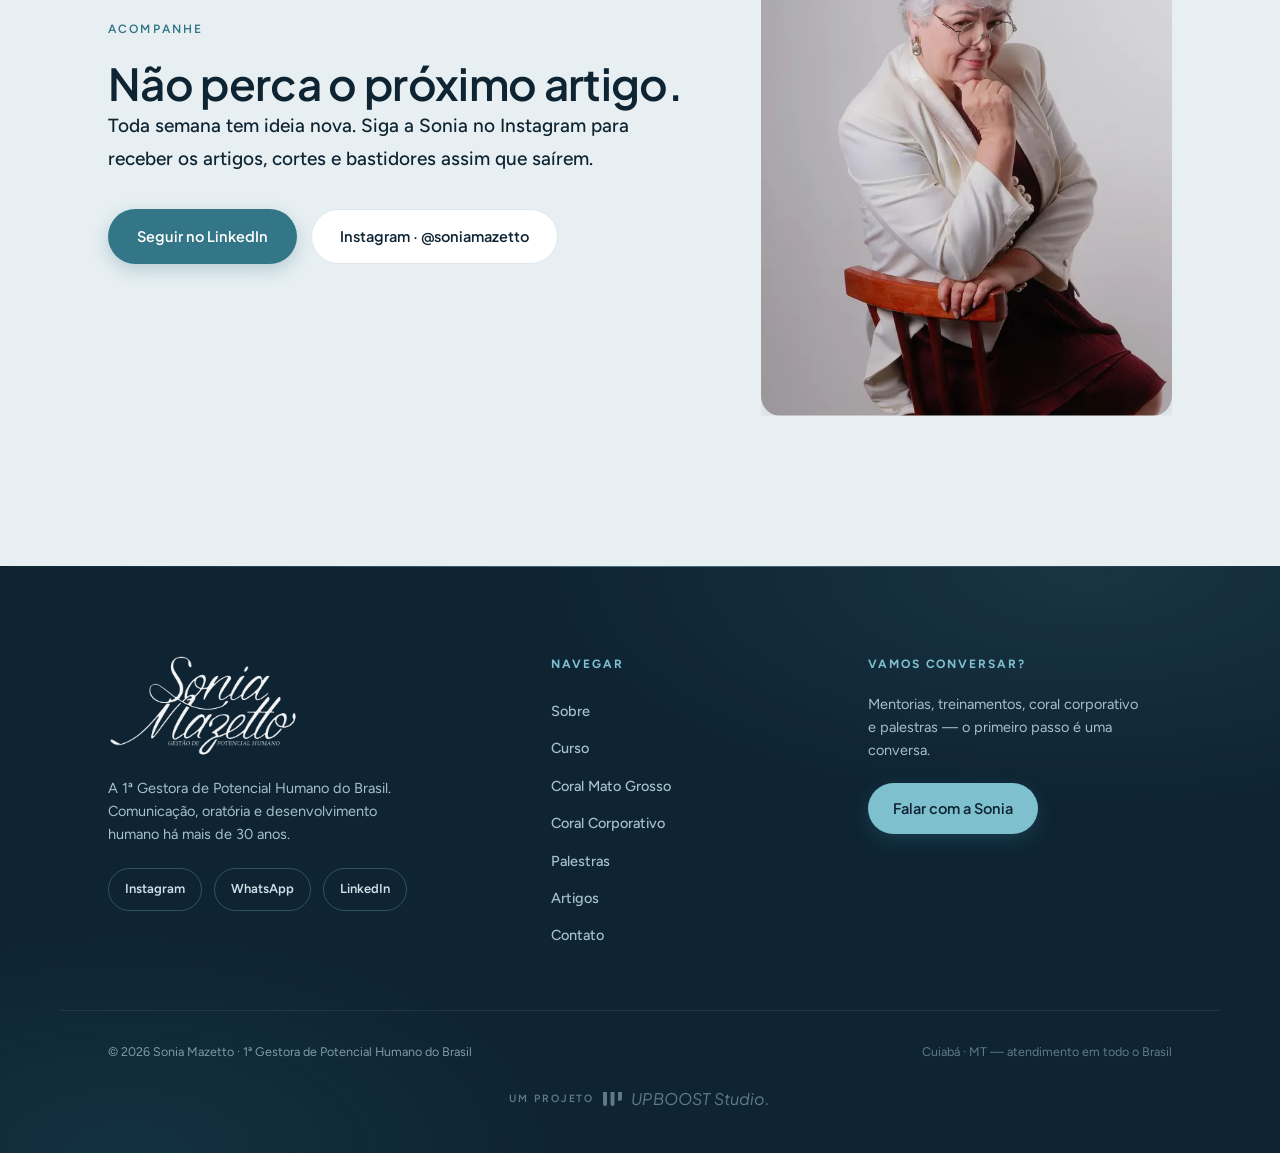
<file: artigos.html>
<!DOCTYPE html>
<html lang="pt-BR">
<head>
  <meta charset="UTF-8">
  <meta name="viewport" content="width=device-width, initial-scale=1.0">
  <title>Artigos — Sonia Mazetto</title>
  <meta name="description" content="Artigos semanais de Sonia Mazetto sobre comunicação, comportamento, liderança e potencial humano, publicados na imprensa e no LinkedIn.">
  <meta name="author" content="Sonia Mazetto">
  <meta name="theme-color" content="#ffffff">
  <link rel="canonical" href="https://soniamazetto.com.br/artigos.html">

  <meta property="og:type" content="website">
  <meta property="og:title" content="Artigos — Sonia Mazetto">
  <meta property="og:description" content="Ideias novas toda semana: comunicação, comportamento, liderança e potencial humano.">
  <meta property="og:image" content="https://soniamazetto.com.br/assets/sonia-navy.jpg">
  <meta property="og:locale" content="pt_BR">

  <link rel="icon" type="image/svg+xml" href="assets/favicon.svg">

  <link rel="preconnect" href="https://fonts.googleapis.com">
  <link rel="preconnect" href="https://fonts.gstatic.com" crossorigin>
  <link href="https://fonts.googleapis.com/css2?family=Plus+Jakarta+Sans:wght@500;600;700&family=Figtree:wght@400;500;600&display=swap" rel="stylesheet">

  <link rel="stylesheet" href="css/styles.css">

  <script type="application/ld+json">
  {
    "@context": "https://schema.org",
    "@type": "CollectionPage",
    "name": "Artigos de Sonia Mazetto",
    "description": "Artigos semanais sobre comunicação, comportamento, liderança e potencial humano.",
    "author": {
      "@type": "Person",
      "name": "Sonia Mazetto",
      "jobTitle": "Gestora de Potencial Humano"
    }
  }
  </script>
</head>
<body>

  <header class="site-header" id="topo">
    <div class="header-inner">
      <a href="index.html" class="brand" aria-label="Sonia Mazetto — início">
        <img decoding="async" src="assets/logo.webp" alt="Sonia Mazetto — Gestão de Potencial Humano" width="147" height="80">
      </a>
      <nav class="site-nav" aria-label="Navegação principal">
        <button class="nav-toggle" aria-expanded="false" aria-controls="menu" aria-label="Abrir menu">
          <span></span><span></span><span></span>
        </button>
        <ul id="menu">
          <li><a href="sobre.html">Sobre</a></li>
          <li><a href="oratoria.html">Curso</a></li>
          <li><a href="coral-mato-grosso.html">Coral Mato Grosso</a></li>
          <li><a href="coral.html">Coral Corporativo</a></li>
          <li><a href="palestras.html">Palestras</a></li>
          <li><a href="artigos.html" aria-current="page">Artigos</a></li>
          <li><a href="contato.html" class="nav-cta">Falar com a Sonia</a></li>
        </ul>
      </nav>
    </div>
  </header>

  <main>

    <section class="page-hero">
      <div class="container">
        <p class="breadcrumb"><a href="index.html">Início</a><span>›</span>Artigos</p>
        <p class="eyebrow">Artigos</p>
        <h1>Ideias novas, <span class="grifo">toda semana</span>.</h1>
        <p>Sonia escreve semanalmente sobre comunicação, comportamento, liderança e potencial humano — na imprensa de Mato Grosso e no LinkedIn.</p>
        <ul class="hero-chips" aria-label="Onde a Sonia publica">
          <li>Gazeta Digital</li>
          <li>Isso É Notícia</li>
          <li>LinkedIn</li>
          <li>Coluna semanal</li>
        </ul>
      </div>
    </section>

    <!-- Faixa animada -->
    <div class="marquee on-soft" aria-hidden="true">
      <div class="marquee-track">
        <span class="marquee-item">Comunicação</span><span class="marquee-item">Comportamento</span><span class="marquee-item">Liderança</span><span class="marquee-item">Inteligência emocional</span><span class="marquee-item">Feminino</span><span class="marquee-item">Potencial humano</span>
        <span class="marquee-item">Comunicação</span><span class="marquee-item">Comportamento</span><span class="marquee-item">Liderança</span><span class="marquee-item">Inteligência emocional</span><span class="marquee-item">Feminino</span><span class="marquee-item">Potencial humano</span>
      </div>
    </div>

    <section class="section" id="lista-artigos">
      <div class="container">

        <!-- Artigo em destaque -->
        <a class="featured-article" href="https://www.gazetadigital.com.br/colunas-e-opiniao/colunas-e-artigos/inteligencia-emocional-na-comunicacao-o-que-estamos-perdendo-ao-falar-sem-sentir/847538" target="_blank" rel="noopener">
          <img decoding="async" src="assets/sonia-navy.webp" alt="Sonia Mazetto de blazer azul-marinho" width="960" height="1280" loading="eager">
          <div class="featured-body">
            <p class="featured-badge">Em destaque · Gazeta Digital</p>
            <h2>Inteligência emocional na comunicação: o que estamos perdendo ao falar sem sentir</h2>
            <p>Quando a palavra se separa da emoção, a comunicação vira ruído. Neste artigo, Sonia explora o que se perde quando falamos no automático — e como reconectar sentimento e fala.</p>
            <span class="card-more">Ler artigo completo →</span>
          </div>
        </a>

        <!--
          =====================================================
          COMO ADICIONAR UM NOVO ARTIGO (toda semana):
          copie um bloco <a class="article-card"> ... </a> abaixo,
          cole no INÍCIO da grade e ajuste:
          - href (link do artigo)
          - fonte no <p class="article-source">
          - título dentro do <h3>
          - temas no <p class="article-meta">
          Para trocar o destaque, edite o bloco
          <a class="featured-article"> acima.
          =====================================================
        -->
        <div class="article-grid">
          <a class="article-card" href="https://pt.linkedin.com/pulse/da-ro%C3%A7a-ao-agro-valoriza%C3%A7%C3%A3o-terra-e-o-protagonismo-das-sonia-mazetto-l8jvf" target="_blank" rel="noopener">
            <p class="article-source">LinkedIn</p>
            <h3>Da roça ao agro: a valorização da terra e o protagonismo das mulheres</h3>
            <p class="article-meta">Agro · Mulheres · Pertencimento</p>
            <span class="card-more">Ler artigo →</span>
          </a>
          <a class="article-card" href="https://issoenoticia.com.br/inteligencia-espiritual-na-comunicacao/" target="_blank" rel="noopener">
            <p class="article-source">Isso É Notícia</p>
            <h3>Inteligência espiritual na comunicação</h3>
            <p class="article-meta">Comunicação · Espiritualidade</p>
            <span class="card-more">Ler artigo →</span>
          </a>
          <a class="article-card" href="https://pt.linkedin.com/pulse/complexidade-de-ser-m%C3%A3e-que-conduz-e-inspira-sonia-mazetto" target="_blank" rel="noopener">
            <p class="article-source">LinkedIn</p>
            <h3>A complexidade de ser a mãe que conduz e inspira</h3>
            <p class="article-meta">Maternidade · Liderança</p>
            <span class="card-more">Ler artigo →</span>
          </a>
          <a class="article-card" href="https://www.gazetadigital.com.br/colunas-e-opiniao/colunas-e-artigos/inteligencia-emocional-na-comunicacao-o-que-estamos-perdendo-ao-falar-sem-sentir/847538" target="_blank" rel="noopener">
            <p class="article-source">Gazeta Digital</p>
            <h3>Inteligência emocional na comunicação</h3>
            <p class="article-meta">Comunicação · Emoção</p>
            <span class="card-more">Ler artigo →</span>
          </a>
        </div>
      </div>
    </section>

    <!-- Temas -->
    <section class="section section-soft">
      <div class="container">
        <header class="section-head reveal">
          <p class="eyebrow">Sobre o que ela escreve</p>
          <h2>Temas que voltam sempre.</h2>
        </header>
        <div class="persona-grid">
          <article class="persona reveal">
            <div class="persona-icon" aria-hidden="true">◆</div>
            <h3>Comunicação &amp; emoção</h3>
            <p>O que se perde quando falamos sem sentir — e como reconectar palavra e presença.</p>
          </article>
          <article class="persona reveal" style="--reveal-delay:90ms">
            <div class="persona-icon" aria-hidden="true">✦</div>
            <h3>Liderança &amp; feminino</h3>
            <p>A voz da mulher que conduz, inspira e ocupa espaço com verdade.</p>
          </article>
          <article class="persona reveal" style="--reveal-delay:180ms">
            <div class="persona-icon" aria-hidden="true">●</div>
            <h3>Potencial humano</h3>
            <p>Comportamento, autoconhecimento e o que faz cada pessoa se expressar por inteiro.</p>
          </article>
        </div>
      </div>
    </section>

    <section class="section section-contact" id="contato">
      <div class="container contact-grid">
        <div class="contact-copy">
          <p class="eyebrow">Acompanhe</p>
          <h2>Não perca o próximo artigo.</h2>
          <p class="lede">Toda semana tem ideia nova. Siga a Sonia no Instagram para receber os artigos, cortes e bastidores assim que saírem.</p>
          <div class="contact-actions">
            <a class="btn btn-primary" href="https://www.linkedin.com/in/sonia-mazetto-1ab87527" target="_blank" rel="noopener">Seguir no LinkedIn</a>
            <a class="btn btn-ghost" href="https://www.instagram.com/soniamazetto" target="_blank" rel="noopener">Instagram · @soniamazetto</a>
          </div>
        </div>
        <figure class="contact-photo">
          <img decoding="async" src="assets/sonia-mentoria.webp" alt="Sonia Mazetto com óculos, em pose pensativa" width="960" height="1280" loading="lazy">
        </figure>
      </div>
    </section>

  </main>

  <footer class="site-footer">
    <div class="container footer-grid">
      <div class="footer-brand reveal">
        <img decoding="async" src="assets/logo-light.webp" alt="Sonia Mazetto — Gestão de Potencial Humano" width="190" height="103" loading="lazy">
        <p class="footer-tagline">A 1ª Gestora de Potencial Humano do Brasil. Comunicação, oratória e desenvolvimento humano há mais de 30 anos.</p>
        <div class="footer-social">
          <a href="https://www.instagram.com/soniamazetto" target="_blank" rel="noopener">Instagram</a>
          <a href="https://wa.me/556599826370" target="_blank" rel="noopener">WhatsApp</a>
          <a href="https://www.linkedin.com/in/sonia-mazetto-1ab87527" target="_blank" rel="noopener">LinkedIn</a>
        </div>
      </div>
      <nav class="footer-nav reveal" aria-label="Navegação do rodapé">
        <p class="footer-col-title">Navegar</p>
        <a href="sobre.html">Sobre</a>
        <a href="oratoria.html">Curso</a>
        <a href="coral-mato-grosso.html">Coral Mato Grosso</a>
        <a href="coral.html">Coral Corporativo</a>
        <a href="palestras.html">Palestras</a>
        <a href="artigos.html">Artigos</a>
        <a href="contato.html">Contato</a>
      </nav>
      <div class="footer-cta reveal">
        <p class="footer-col-title">Vamos conversar?</p>
        <p>Mentorias, treinamentos, coral corporativo e palestras — o primeiro passo é uma conversa.</p>
        <a class="btn btn-primary" href="contato.html">Falar com a Sonia</a>
      </div>
    </div>
    <div class="container footer-bottom">
      <p class="footer-legal">© <span id="ano">2026</span> Sonia Mazetto · 1ª Gestora de Potencial Humano do Brasil</p>
      <p class="footer-made">Cuiabá · MT — atendimento em todo o Brasil</p>
    </div>
  
    <div class="container footer-studio">
      <a class="upb-sign" href="https://upbooststudio.com.br" target="_blank" rel="noopener"
         aria-label="Site criado e mantido pela UPBOOST Studio">
        <span class="upb-pre">um projeto</span>
        <svg class="upb-mark" viewBox="0 0 270 200" aria-hidden="true">
          <path d="M0 0H56V172Q56 200 28 200Q0 200 0 172Z"/>
          <path d="M107 0H163V172Q163 200 135 200Q107 200 107 172Z"/>
          <path d="M214 0H270V97Q270 125 242 125H214Z"/>
        </svg>
        <span class="upb-name">UPBOOST Studio.</span>
      </a>
    </div>
  </footer>

  <script src="js/main.js" defer></script>
</body>
</html>
</file>
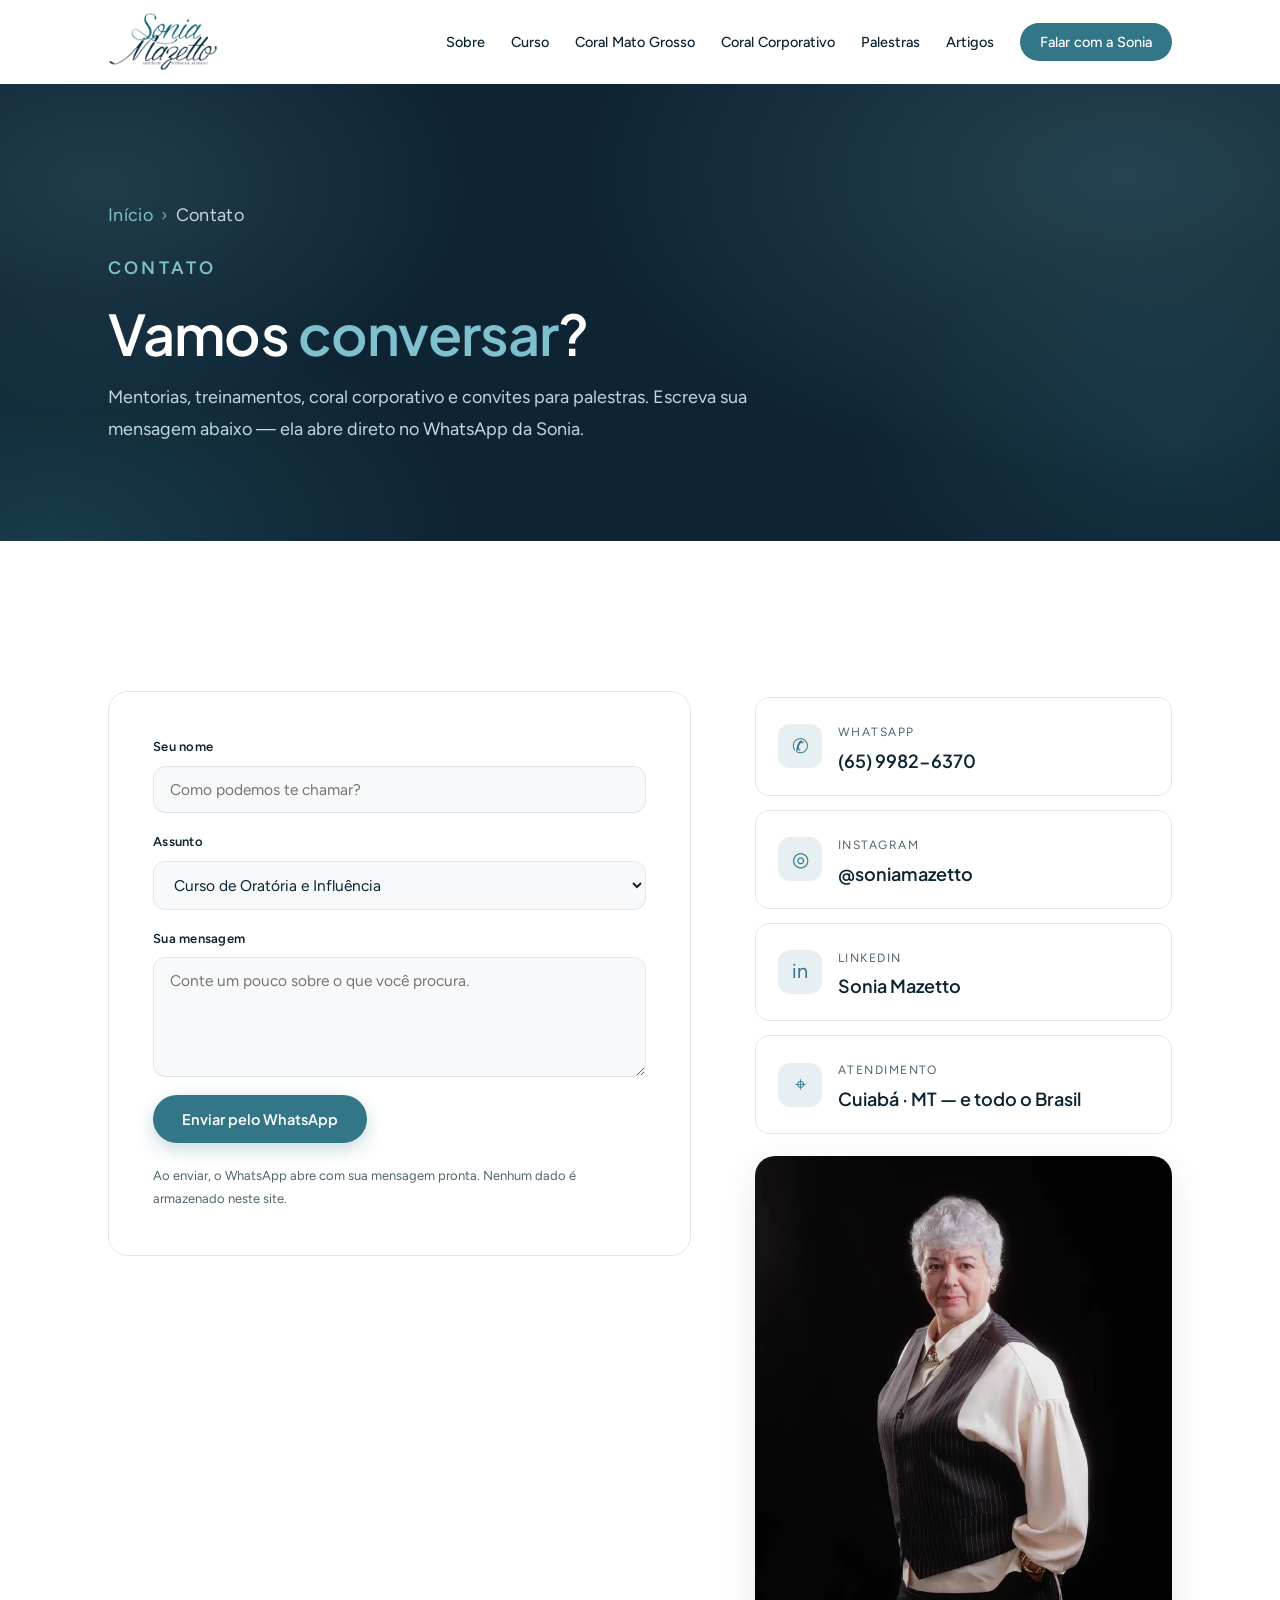
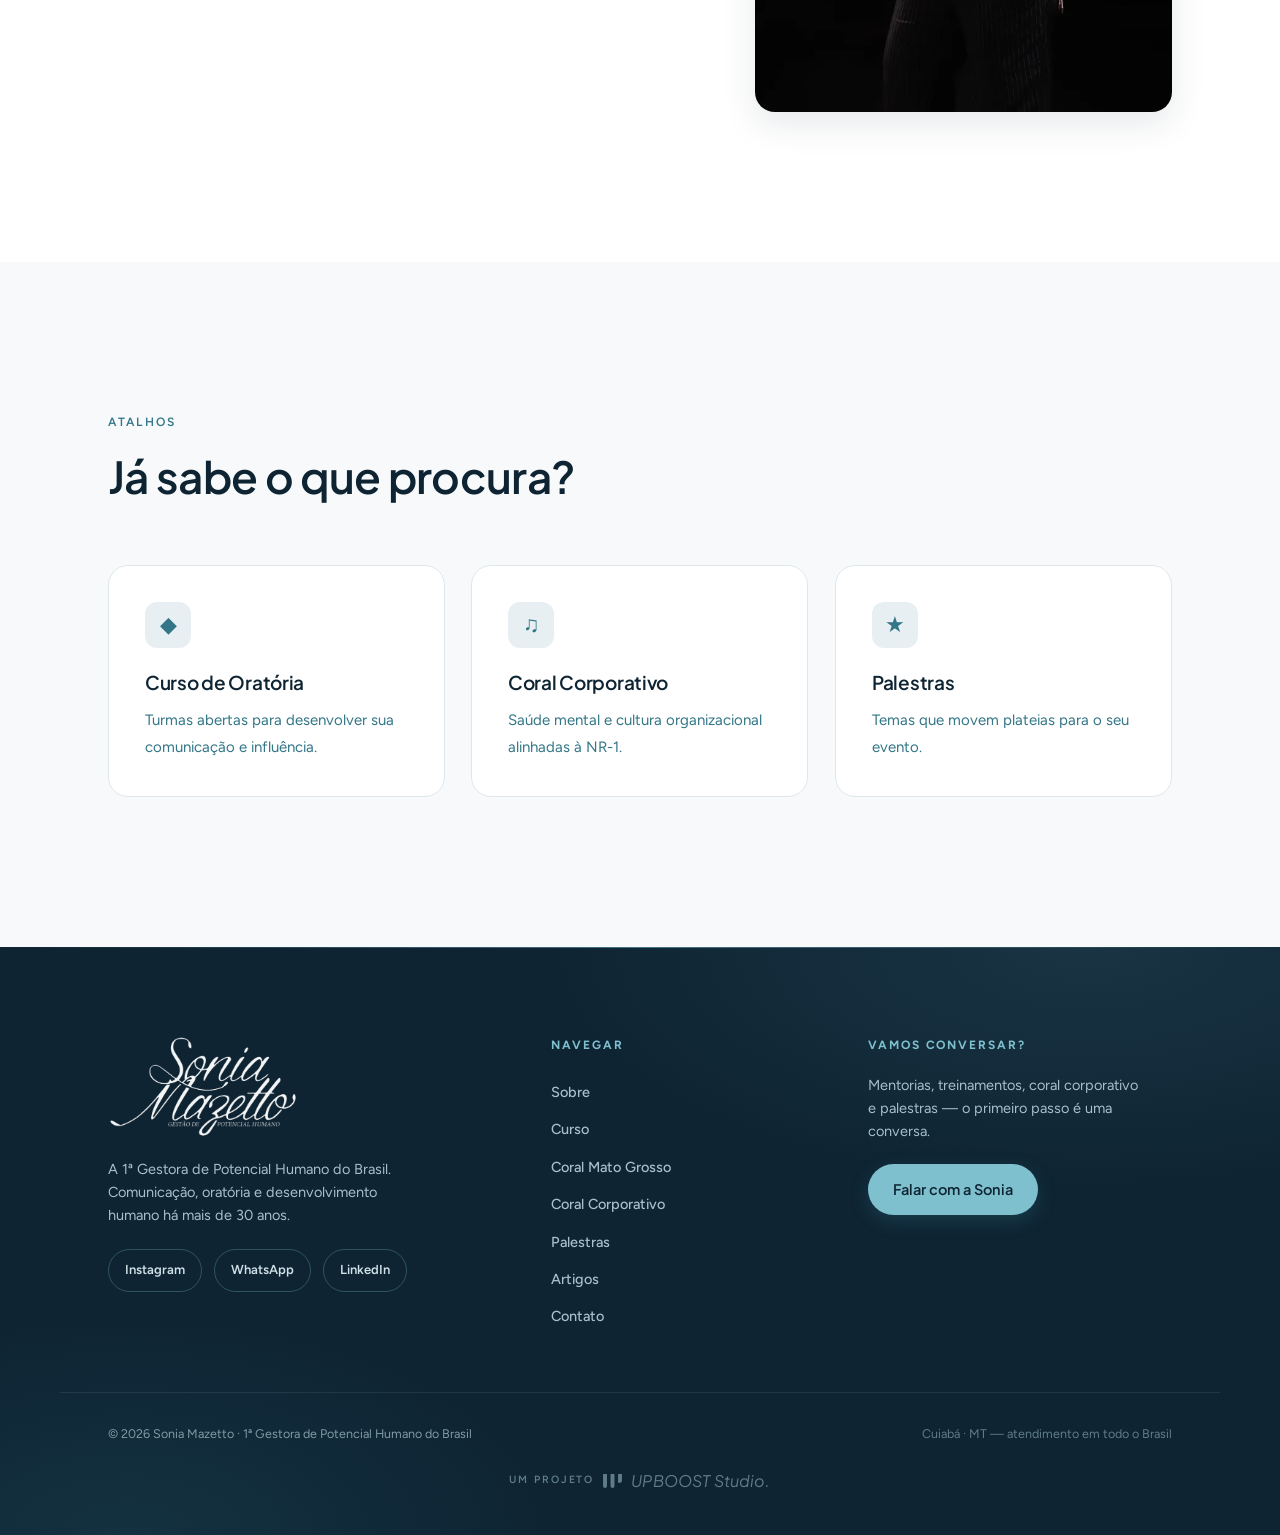
<file: contato.html>
<!DOCTYPE html>
<html lang="pt-BR">
<head>
  <meta charset="UTF-8">
  <meta name="viewport" content="width=device-width, initial-scale=1.0">
  <title>Contato — Sonia Mazetto</title>
  <meta name="description" content="Fale com Sonia Mazetto: mentorias, treinamentos de comunicação, coral corporativo e palestras. WhatsApp, Instagram e formulário direto.">
  <meta name="author" content="Sonia Mazetto">
  <meta name="theme-color" content="#ffffff">
  <link rel="canonical" href="https://soniamazetto.com.br/contato.html">

  <meta property="og:type" content="website">
  <meta property="og:title" content="Contato — Sonia Mazetto">
  <meta property="og:description" content="Mentorias, treinamentos, coral corporativo e palestras. Fale com a Sonia.">
  <meta property="og:image" content="https://soniamazetto.com.br/assets/sonia-standing.jpg">
  <meta property="og:locale" content="pt_BR">

  <link rel="icon" type="image/svg+xml" href="assets/favicon.svg">

  <link rel="preconnect" href="https://fonts.googleapis.com">
  <link rel="preconnect" href="https://fonts.gstatic.com" crossorigin>
  <link href="https://fonts.googleapis.com/css2?family=Plus+Jakarta+Sans:wght@500;600;700&family=Figtree:wght@400;500;600&display=swap" rel="stylesheet">
  <link rel="stylesheet" href="css/styles.css">

  <script type="application/ld+json">
  {
    "@context": "https://schema.org",
    "@type": "ContactPage",
    "name": "Contato — Sonia Mazetto",
    "mainEntity": {
      "@type": "Person",
      "name": "Sonia Mazetto",
      "jobTitle": "Gestora de Potencial Humano",
      "telephone": "+55-65-9982-6370",
      "sameAs": ["https://www.instagram.com/soniamazetto", "https://www.linkedin.com/in/sonia-mazetto-1ab87527"]
    }
  }
  </script>
</head>
<body>

  <header class="site-header" id="topo">
    <div class="header-inner">
      <a href="index.html" class="brand" aria-label="Sonia Mazetto — início">
        <img decoding="async" src="assets/logo.webp" alt="Sonia Mazetto — Gestão de Potencial Humano" width="147" height="80">
      </a>
      <nav class="site-nav" aria-label="Navegação principal">
        <button class="nav-toggle" aria-expanded="false" aria-controls="menu" aria-label="Abrir menu">
          <span></span><span></span><span></span>
        </button>
        <ul id="menu">
          <li><a href="sobre.html">Sobre</a></li>
          <li><a href="oratoria.html">Curso</a></li>
          <li><a href="coral-mato-grosso.html">Coral Mato Grosso</a></li>
          <li><a href="coral.html">Coral Corporativo</a></li>
          <li><a href="palestras.html">Palestras</a></li>
          <li><a href="artigos.html">Artigos</a></li>
          <li><a href="contato.html" class="nav-cta" aria-current="page">Falar com a Sonia</a></li>
        </ul>
      </nav>
    </div>
  </header>

  <main>

    <section class="page-hero">
      <div class="container">
        <p class="breadcrumb"><a href="index.html">Início</a><span>›</span>Contato</p>
        <p class="eyebrow">Contato</p>
        <h1>Vamos <span class="grifo">conversar</span>?</h1>
        <p class="page-hero-lead">Mentorias, treinamentos, coral corporativo e convites para palestras. Escreva sua mensagem abaixo — ela abre direto no WhatsApp da Sonia.</p>
      </div>
    </section>

    <section class="section">
      <div class="container contact-cols">

        <!-- Formulário -->
        <div class="reveal reveal-left">
          <form class="contact-form" id="wa-form">
            <div class="field">
              <label for="nome">Seu nome</label>
              <input type="text" id="nome" name="nome" autocomplete="name" placeholder="Como podemos te chamar?" required>
            </div>
            <div class="field">
              <label for="assunto">Assunto</label>
              <select id="assunto" name="assunto">
                <option>Curso de Oratória e Influência</option>
                <option>Mentoria individual</option>
                <option>Treinamento in-company</option>
                <option>Coral Corporativo (NR-1)</option>
                <option>Palestra / evento</option>
                <option>Outro assunto</option>
              </select>
            </div>
            <div class="field">
              <label for="mensagem">Sua mensagem</label>
              <textarea id="mensagem" name="mensagem" placeholder="Conte um pouco sobre o que você procura."></textarea>
            </div>
            <button type="submit" class="btn btn-primary" style="justify-self:start">Enviar pelo WhatsApp</button>
            <p class="form-note">Ao enviar, o WhatsApp abre com sua mensagem pronta. Nenhum dado é armazenado neste site.</p>
          </form>
        </div>

        <!-- Métodos + foto -->
        <div class="reveal reveal-right">
          <div class="contact-methods">
            <a class="method-row" href="https://wa.me/556599826370" target="_blank" rel="noopener">
              <span class="method-icon" aria-hidden="true">✆</span>
              <span>
                <span class="method-label">WhatsApp</span><br>
                <span class="method-value">(65) 9982-6370</span>
              </span>
            </a>
            <a class="method-row" href="https://www.instagram.com/soniamazetto" target="_blank" rel="noopener">
              <span class="method-icon" aria-hidden="true">◎</span>
              <span>
                <span class="method-label">Instagram</span><br>
                <span class="method-value">@soniamazetto</span>
              </span>
            </a>
            <a class="method-row" href="https://www.linkedin.com/in/sonia-mazetto-1ab87527" target="_blank" rel="noopener">
              <span class="method-icon" aria-hidden="true">in</span>
              <span>
                <span class="method-label">LinkedIn</span><br>
                <span class="method-value">Sonia Mazetto</span>
              </span>
            </a>
            <div class="method-row" style="cursor:default">
              <span class="method-icon" aria-hidden="true">⌖</span>
              <span>
                <span class="method-label">Atendimento</span><br>
                <span class="method-value">Cuiabá · MT — e todo o Brasil</span>
              </span>
            </div>
          </div>
          <figure style="margin:22px 0 0">
            <img decoding="async" src="assets/sonia-standing.webp" alt="Sonia Mazetto, retrato de corpo inteiro" width="960" height="1280" loading="lazy" style="border-radius:var(--radius);box-shadow:var(--shadow)">
          </figure>
        </div>

      </div>
    </section>

    <!-- Atalhos por assunto -->
    <section class="section section-soft">
      <div class="container">
        <header class="section-head reveal">
          <p class="eyebrow">Atalhos</p>
          <h2>Já sabe o que procura?</h2>
        </header>
        <div class="persona-grid">
          <a class="persona reveal" href="oratoria.html" style="display:block">
            <div class="persona-icon" aria-hidden="true">◆</div>
            <h3>Curso de Oratória</h3>
            <p>Turmas abertas para desenvolver sua comunicação e influência.</p>
          </a>
          <a class="persona reveal" href="coral.html" style="display:block;--reveal-delay:90ms">
            <div class="persona-icon" aria-hidden="true">♫</div>
            <h3>Coral Corporativo</h3>
            <p>Saúde mental e cultura organizacional alinhadas à NR-1.</p>
          </a>
          <a class="persona reveal" href="palestras.html" style="display:block;--reveal-delay:180ms">
            <div class="persona-icon" aria-hidden="true">★</div>
            <h3>Palestras</h3>
            <p>Temas que movem plateias para o seu evento.</p>
          </a>
        </div>
      </div>
    </section>

  </main>

  <footer class="site-footer">
    <div class="container footer-grid">
      <div class="footer-brand reveal">
        <img decoding="async" src="assets/logo-light.webp" alt="Sonia Mazetto — Gestão de Potencial Humano" width="190" height="103" loading="lazy">
        <p class="footer-tagline">A 1ª Gestora de Potencial Humano do Brasil. Comunicação, oratória e desenvolvimento humano há mais de 30 anos.</p>
        <div class="footer-social">
          <a href="https://www.instagram.com/soniamazetto" target="_blank" rel="noopener">Instagram</a>
          <a href="https://wa.me/556599826370" target="_blank" rel="noopener">WhatsApp</a>
          <a href="https://www.linkedin.com/in/sonia-mazetto-1ab87527" target="_blank" rel="noopener">LinkedIn</a>
        </div>
      </div>
      <nav class="footer-nav reveal" aria-label="Navegação do rodapé">
        <p class="footer-col-title">Navegar</p>
        <a href="sobre.html">Sobre</a>
        <a href="oratoria.html">Curso</a>
        <a href="coral-mato-grosso.html">Coral Mato Grosso</a>
        <a href="coral.html">Coral Corporativo</a>
        <a href="palestras.html">Palestras</a>
        <a href="artigos.html">Artigos</a>
        <a href="contato.html">Contato</a>
      </nav>
      <div class="footer-cta reveal">
        <p class="footer-col-title">Vamos conversar?</p>
        <p>Mentorias, treinamentos, coral corporativo e palestras — o primeiro passo é uma conversa.</p>
        <a class="btn btn-primary" href="contato.html">Falar com a Sonia</a>
      </div>
    </div>
    <div class="container footer-bottom">
      <p class="footer-legal">© <span id="ano">2026</span> Sonia Mazetto · 1ª Gestora de Potencial Humano do Brasil</p>
      <p class="footer-made">Cuiabá · MT — atendimento em todo o Brasil</p>
    </div>
  
    <div class="container footer-studio">
      <a class="upb-sign" href="https://upbooststudio.com.br" target="_blank" rel="noopener"
         aria-label="Site criado e mantido pela UPBOOST Studio">
        <span class="upb-pre">um projeto</span>
        <svg class="upb-mark" viewBox="0 0 270 200" aria-hidden="true">
          <path d="M0 0H56V172Q56 200 28 200Q0 200 0 172Z"/>
          <path d="M107 0H163V172Q163 200 135 200Q107 200 107 172Z"/>
          <path d="M214 0H270V97Q270 125 242 125H214Z"/>
        </svg>
        <span class="upb-name">UPBOOST Studio.</span>
      </a>
    </div>
  </footer>

  <script src="js/main.js" defer></script>
</body>
</html>
</file>
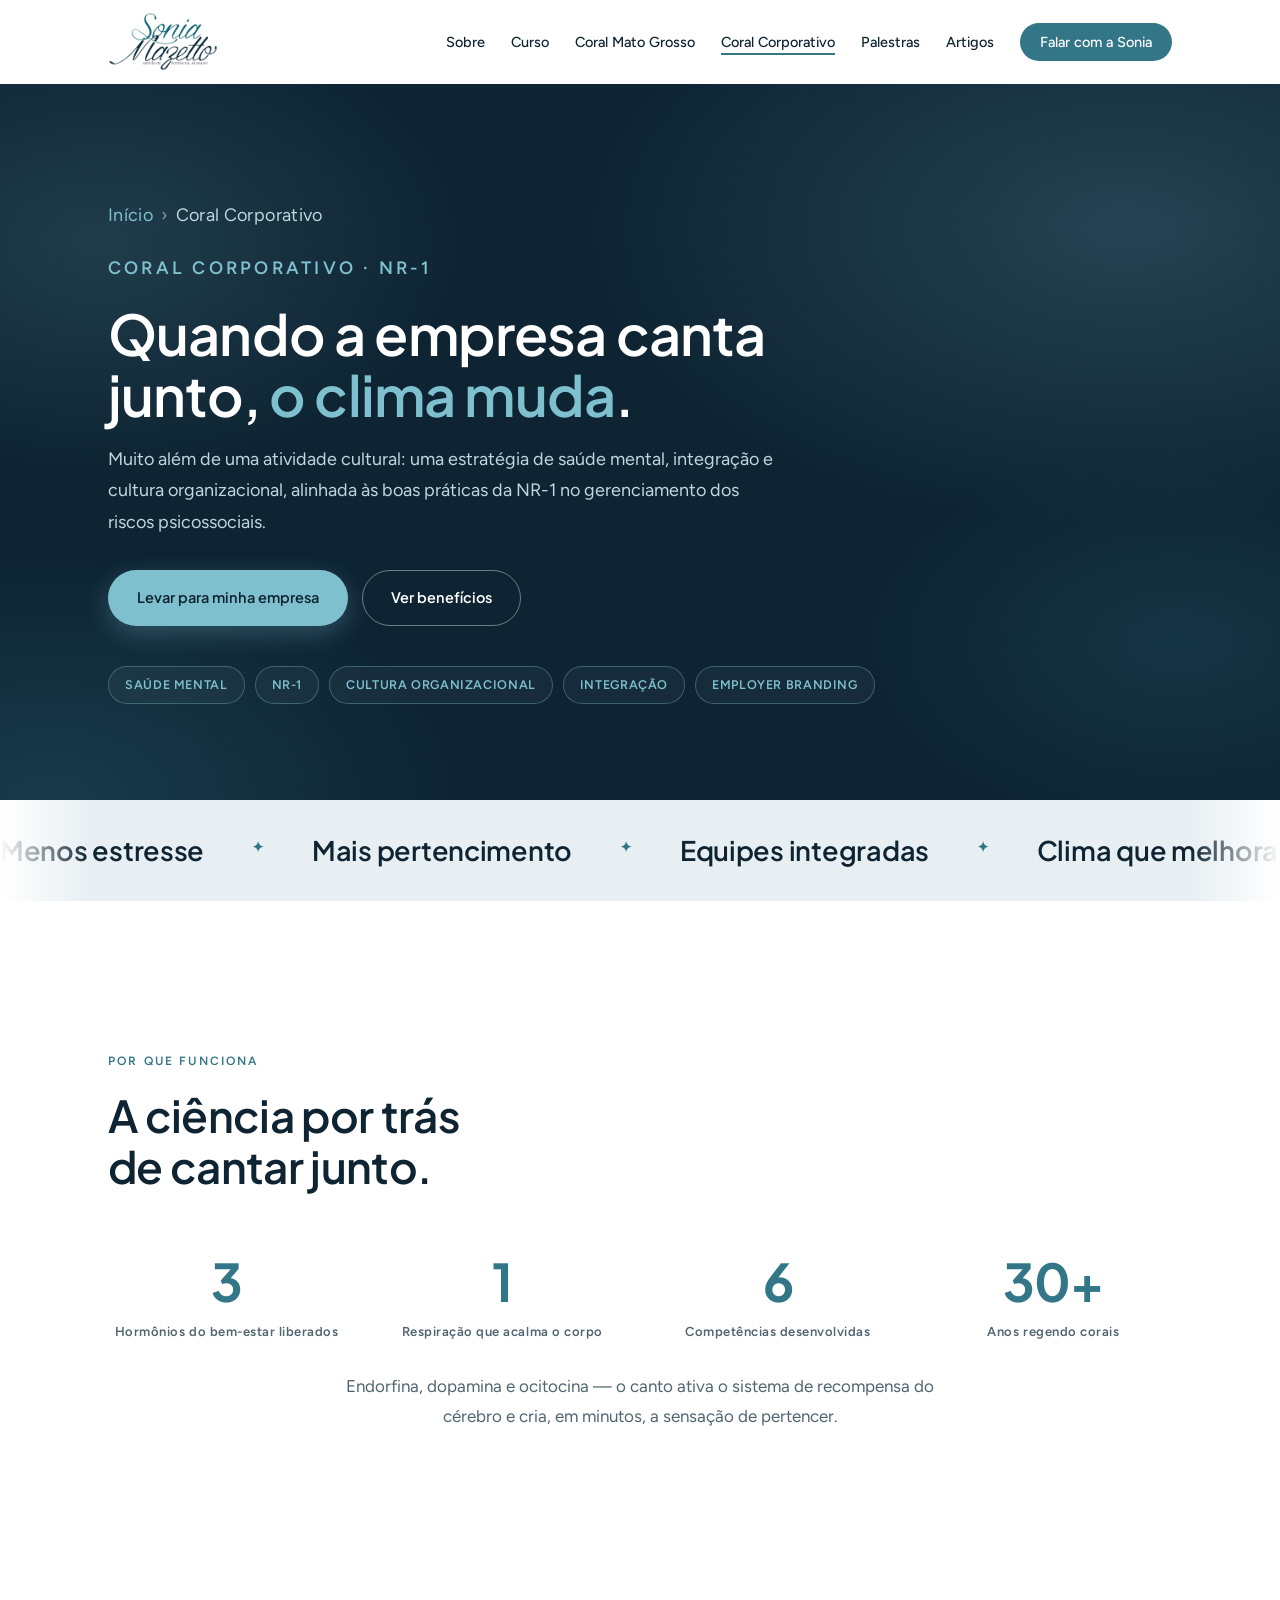
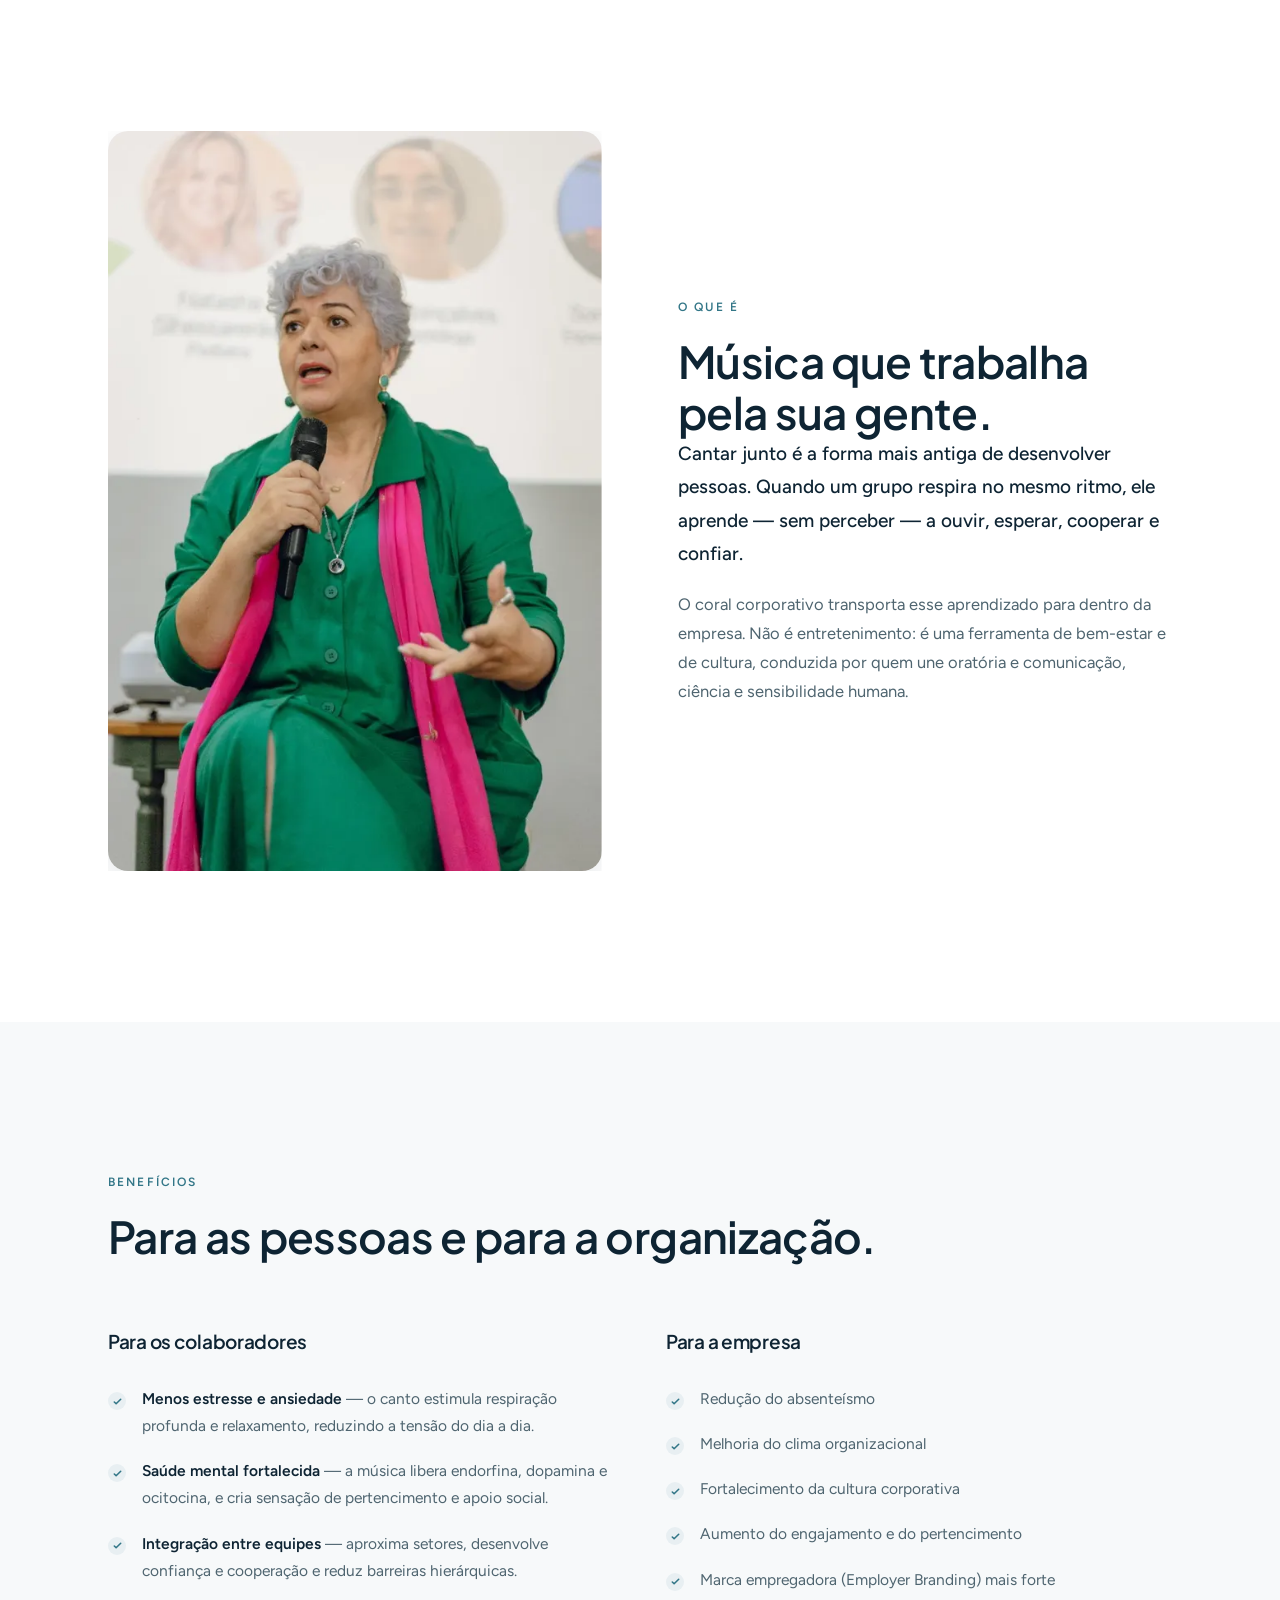
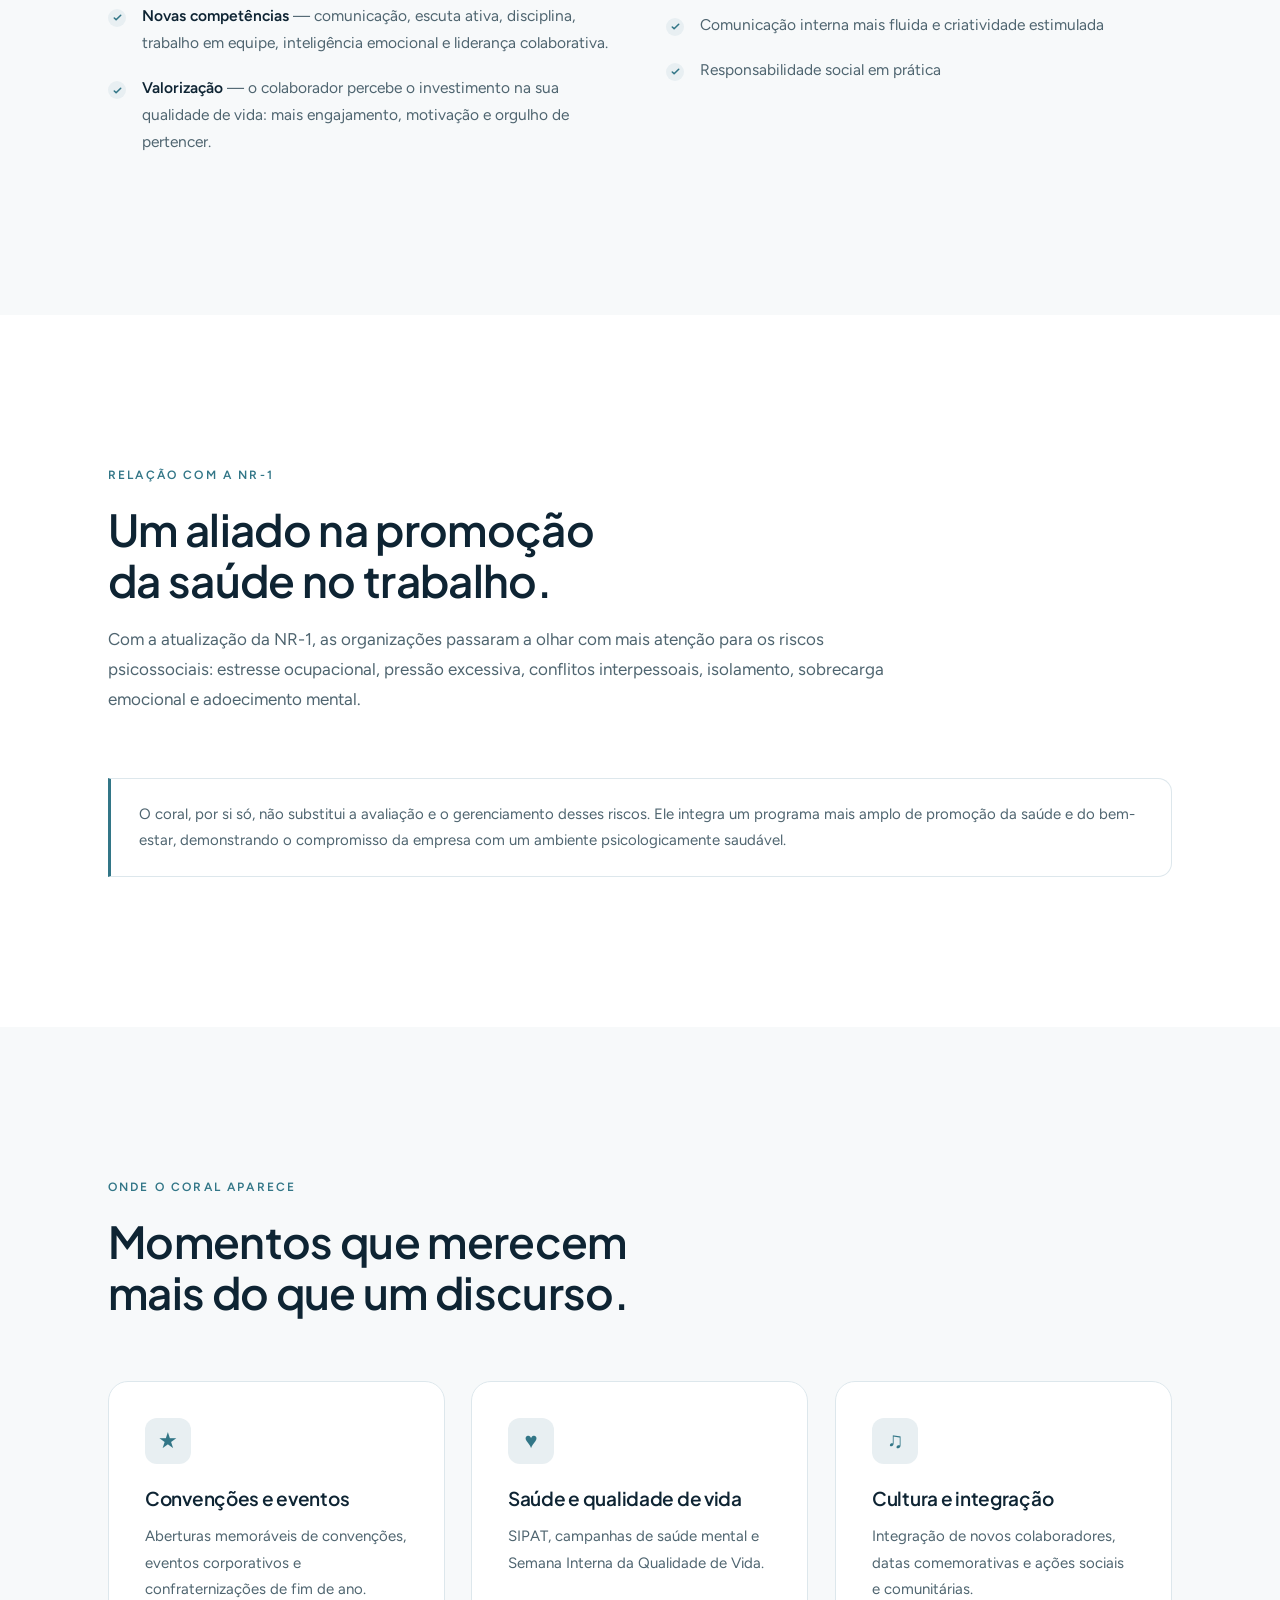
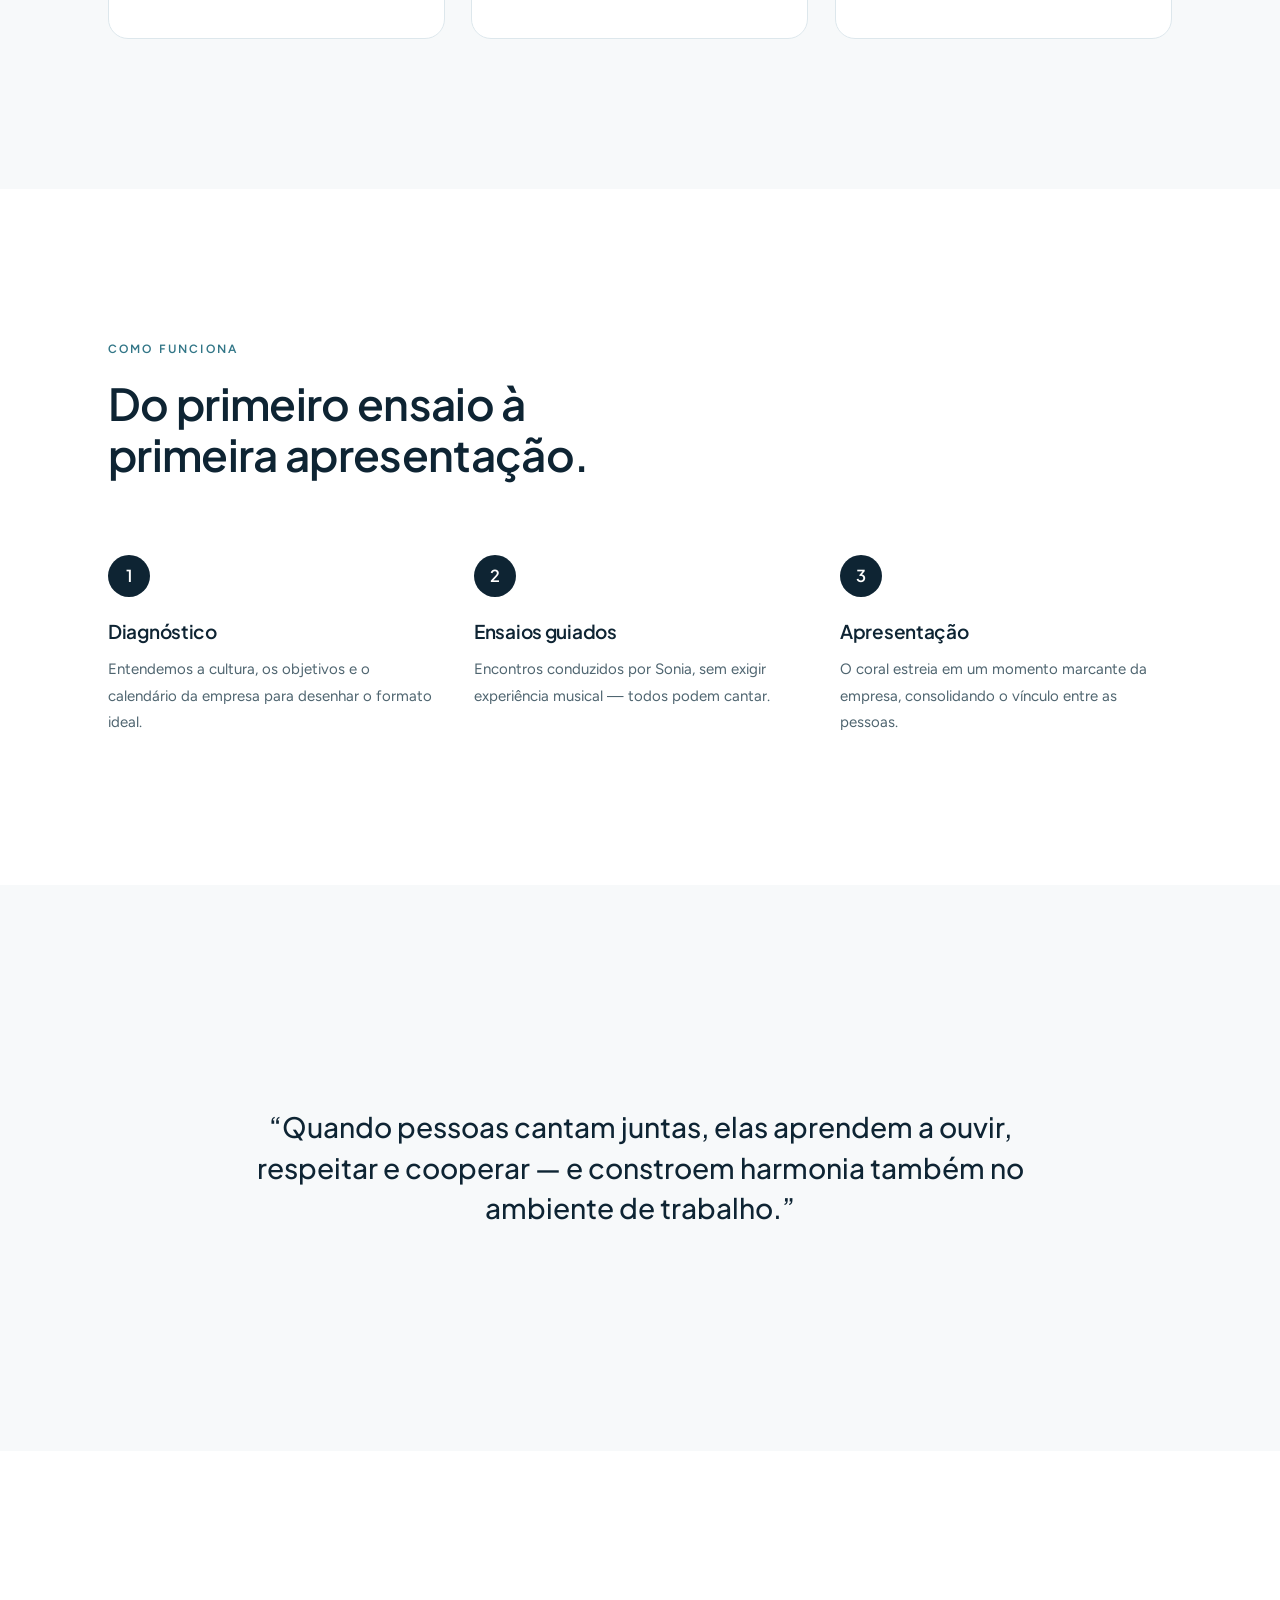
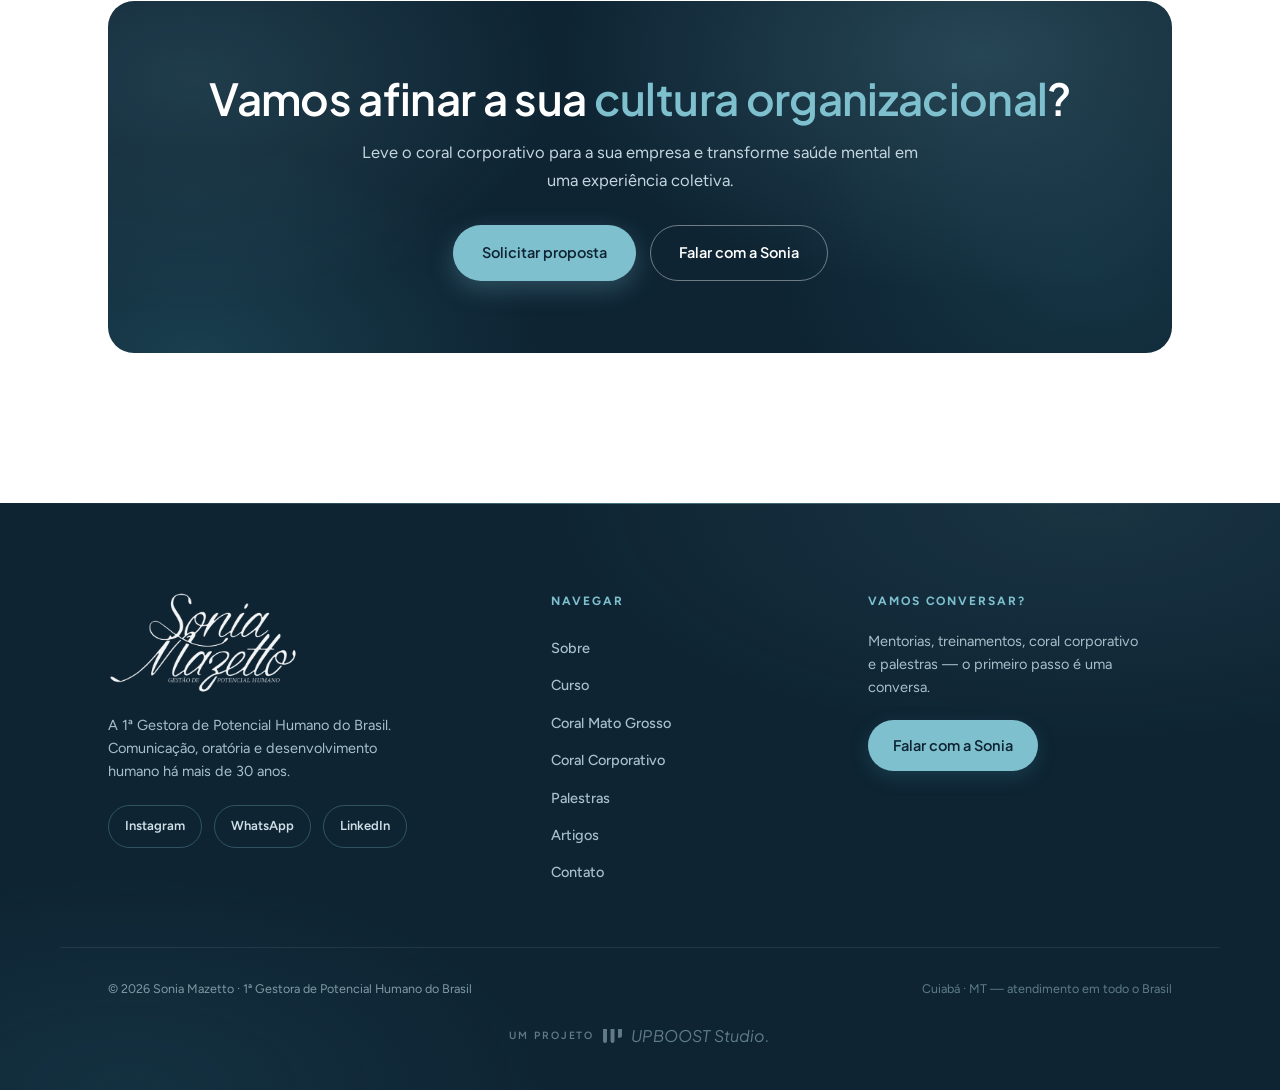
<file: coral.html>
<!DOCTYPE html>
<html lang="pt-BR">
<head>
  <meta charset="UTF-8">
  <meta name="viewport" content="width=device-width, initial-scale=1.0">
  <title>Coral Corporativo e NR-1 — Sonia Mazetto</title>
  <meta name="description" content="Coral corporativo como estratégia de saúde mental, integração e cultura organizacional — alinhado ao gerenciamento de riscos psicossociais da NR-1. Formação de corais para empresas com Sonia Mazetto.">
  <meta name="author" content="Sonia Mazetto">
  <meta name="theme-color" content="#ffffff">
  <link rel="canonical" href="https://soniamazetto.com.br/coral.html">

  <meta property="og:type" content="website">
  <meta property="og:title" content="Coral Corporativo e NR-1 — Sonia Mazetto">
  <meta property="og:description" content="Música como estratégia de saúde mental e cultura organizacional, alinhada à NR-1. Formação de corais corporativos.">
  <meta property="og:image" content="https://soniamazetto.com.br/assets/sonia-recital.jpg">
  <meta property="og:locale" content="pt_BR">

  <link rel="icon" type="image/svg+xml" href="assets/favicon.svg">

  <link rel="preconnect" href="https://fonts.googleapis.com">
  <link rel="preconnect" href="https://fonts.gstatic.com" crossorigin>
  <link href="https://fonts.googleapis.com/css2?family=Plus+Jakarta+Sans:wght@500;600;700&family=Figtree:wght@400;500;600&display=swap" rel="stylesheet">
  <link rel="stylesheet" href="css/styles.css">

  <script type="application/ld+json">
  {
    "@context": "https://schema.org",
    "@type": "Service",
    "serviceType": "Formação de coral corporativo",
    "provider": { "@type": "Person", "name": "Sonia Mazetto" },
    "areaServed": "Brasil",
    "description": "Coral corporativo como estratégia de promoção da saúde mental e cultura organizacional, integrando programas de gestão de riscos psicossociais previstos na NR-1."
  }
  </script>
</head>
<body>

  <header class="site-header" id="topo">
    <div class="header-inner">
      <a href="index.html" class="brand" aria-label="Sonia Mazetto — início">
        <img decoding="async" src="assets/logo.webp" alt="Sonia Mazetto — Gestão de Potencial Humano" width="147" height="80">
      </a>
      <nav class="site-nav" aria-label="Navegação principal">
        <button class="nav-toggle" aria-expanded="false" aria-controls="menu" aria-label="Abrir menu">
          <span></span><span></span><span></span>
        </button>
        <ul id="menu">
          <li><a href="sobre.html">Sobre</a></li>
          <li><a href="oratoria.html">Curso</a></li>
          <li><a href="coral-mato-grosso.html">Coral Mato Grosso</a></li>
          <li><a href="coral.html" aria-current="page">Coral Corporativo</a></li>
          <li><a href="palestras.html">Palestras</a></li>
          <li><a href="artigos.html">Artigos</a></li>
          <li><a href="contato.html" class="nav-cta">Falar com a Sonia</a></li>
        </ul>
      </nav>
    </div>
  </header>

  <main>

    <section class="page-hero">
      <div class="container">
        <p class="breadcrumb"><a href="index.html">Início</a><span>›</span>Coral Corporativo</p>
        <p class="eyebrow">Coral Corporativo · NR-1</p>
        <h1>Quando a empresa canta junto, <span class="grifo">o clima muda</span>.</h1>
        <p class="page-hero-lead">Muito além de uma atividade cultural: uma estratégia de saúde mental, integração e cultura organizacional, alinhada às boas práticas da NR-1 no gerenciamento dos riscos psicossociais.</p>
        <div class="page-hero-actions">
          <a class="btn btn-primary" href="https://wa.me/556599826370?text=Ol%C3%A1!%20Quero%20levar%20o%20Coral%20Corporativo%20para%20a%20minha%20empresa." target="_blank" rel="noopener">Levar para minha empresa</a>
          <a class="btn btn-ghost" href="#beneficios">Ver benefícios</a>
        </div>
        <ul class="hero-chips" aria-label="Pilares">
          <li>Saúde mental</li>
          <li>NR-1</li>
          <li>Cultura organizacional</li>
          <li>Integração</li>
          <li>Employer Branding</li>
        </ul>
      </div>
    </section>

    <!-- Faixa animada -->
    <div class="marquee on-soft" aria-hidden="true">
      <div class="marquee-track">
        <span class="marquee-item">Menos estresse</span><span class="marquee-item">Mais pertencimento</span><span class="marquee-item">Equipes integradas</span><span class="marquee-item">Clima que melhora</span><span class="marquee-item">Vozes que se encontram</span>
        <span class="marquee-item">Menos estresse</span><span class="marquee-item">Mais pertencimento</span><span class="marquee-item">Equipes integradas</span><span class="marquee-item">Clima que melhora</span><span class="marquee-item">Vozes que se encontram</span>
      </div>
    </div>

    <!-- Ciência do bem-estar -->
    <section class="section">
      <div class="container">
        <header class="section-head reveal">
          <p class="eyebrow">Por que funciona</p>
          <h2>A ciência por trás de cantar junto.</h2>
        </header>
        <div class="figure-band reveal">
          <div><span class="fb-num">3</span><span class="fb-label">Hormônios do bem-estar liberados</span></div>
          <div><span class="fb-num">1</span><span class="fb-label">Respiração que acalma o corpo</span></div>
          <div><span class="fb-num">6</span><span class="fb-label">Competências desenvolvidas</span></div>
          <div><span class="fb-num">30+</span><span class="fb-label">Anos regendo corais</span></div>
        </div>
        <p class="section-intro reveal" style="text-align:center;max-width:640px;margin:28px auto 0">Endorfina, dopamina e ocitocina — o canto ativa o sistema de recompensa do cérebro e cria, em minutos, a sensação de pertencer.</p>
      </div>
    </section>

    <!-- Intro -->
    <section class="section">
      <div class="container editorial">
        <figure class="editorial-photo reveal reveal-left">
          <img decoding="async" src="assets/sonia-workshop.webp" alt="Sonia Mazetto conduzindo uma dinâmica em evento" width="853" height="1280" loading="eager">
        </figure>
        <div class="editorial-body reveal reveal-right">
          <p class="eyebrow">O que é</p>
          <h2>Música que trabalha pela sua gente.</h2>
          <p class="lede">Cantar junto é a forma mais antiga de desenvolver pessoas. Quando um grupo respira no mesmo ritmo, ele aprende — sem perceber — a ouvir, esperar, cooperar e confiar.</p>
          <p>O coral corporativo transporta esse aprendizado para dentro da empresa. Não é entretenimento: é uma ferramenta de bem-estar e de cultura, conduzida por quem une oratória e comunicação, ciência e sensibilidade humana.</p>
        </div>
      </div>
    </section>

    <!-- Benefícios -->
    <section class="section section-soft" id="beneficios">
      <div class="container">
        <header class="section-head wide reveal">
          <p class="eyebrow">Benefícios</p>
          <h2>Para as pessoas e para a organização.</h2>
        </header>
        <div class="coral-grid">
          <div class="coral-col reveal reveal-left">
            <h3 class="coral-title">Para os colaboradores</h3>
            <ul class="check-list">
              <li><strong>Menos estresse e ansiedade</strong> — o canto estimula respiração profunda e relaxamento, reduzindo a tensão do dia a dia.</li>
              <li><strong>Saúde mental fortalecida</strong> — a música libera endorfina, dopamina e ocitocina, e cria sensação de pertencimento e apoio social.</li>
              <li><strong>Integração entre equipes</strong> — aproxima setores, desenvolve confiança e cooperação e reduz barreiras hierárquicas.</li>
              <li><strong>Novas competências</strong> — comunicação, escuta ativa, disciplina, trabalho em equipe, inteligência emocional e liderança colaborativa.</li>
              <li><strong>Valorização</strong> — o colaborador percebe o investimento na sua qualidade de vida: mais engajamento, motivação e orgulho de pertencer.</li>
            </ul>
          </div>
          <div class="coral-col reveal reveal-right">
            <h3 class="coral-title">Para a empresa</h3>
            <ul class="check-list">
              <li>Redução do absenteísmo</li>
              <li>Melhoria do clima organizacional</li>
              <li>Fortalecimento da cultura corporativa</li>
              <li>Aumento do engajamento e do pertencimento</li>
              <li>Marca empregadora (Employer Branding) mais forte</li>
              <li>Comunicação interna mais fluida e criatividade estimulada</li>
              <li>Responsabilidade social em prática</li>
            </ul>
          </div>
        </div>
      </div>
    </section>

    <!-- NR-1 -->
    <section class="section">
      <div class="container">
        <header class="section-head wide reveal">
          <p class="eyebrow">Relação com a NR-1</p>
          <h2>Um aliado na promoção da saúde no trabalho.</h2>
          <p class="section-intro">Com a atualização da NR-1, as organizações passaram a olhar com mais atenção para os riscos psicossociais: estresse ocupacional, pressão excessiva, conflitos interpessoais, isolamento, sobrecarga emocional e adoecimento mental.</p>
        </header>
        <aside class="coral-note reveal">
          <p>O coral, por si só, não substitui a avaliação e o gerenciamento desses riscos. Ele integra um programa mais amplo de promoção da saúde e do bem-estar, demonstrando o compromisso da empresa com um ambiente psicologicamente saudável.</p>
        </aside>
      </div>
    </section>

    <!-- Onde usar -->
    <section class="section section-soft">
      <div class="container">
        <header class="section-head reveal">
          <p class="eyebrow">Onde o coral aparece</p>
          <h2>Momentos que merecem mais do que um discurso.</h2>
        </header>
        <div class="persona-grid">
          <article class="persona reveal"><div class="persona-icon" aria-hidden="true">★</div><h3>Convenções e eventos</h3><p>Aberturas memoráveis de convenções, eventos corporativos e confraternizações de fim de ano.</p></article>
          <article class="persona reveal" style="--reveal-delay:80ms"><div class="persona-icon" aria-hidden="true">♥</div><h3>Saúde e qualidade de vida</h3><p>SIPAT, campanhas de saúde mental e Semana Interna da Qualidade de Vida.</p></article>
          <article class="persona reveal" style="--reveal-delay:160ms"><div class="persona-icon" aria-hidden="true">♫</div><h3>Cultura e integração</h3><p>Integração de novos colaboradores, datas comemorativas e ações sociais e comunitárias.</p></article>
        </div>
      </div>
    </section>

    <!-- Como funciona -->
    <section class="section">
      <div class="container">
        <header class="section-head reveal">
          <p class="eyebrow">Como funciona</p>
          <h2>Do primeiro ensaio à primeira apresentação.</h2>
        </header>
        <div class="steps">
          <div class="step reveal"><h3>Diagnóstico</h3><p>Entendemos a cultura, os objetivos e o calendário da empresa para desenhar o formato ideal.</p></div>
          <div class="step reveal" style="--reveal-delay:100ms"><h3>Ensaios guiados</h3><p>Encontros conduzidos por Sonia, sem exigir experiência musical — todos podem cantar.</p></div>
          <div class="step reveal" style="--reveal-delay:200ms"><h3>Apresentação</h3><p>O coral estreia em um momento marcante da empresa, consolidando o vínculo entre as pessoas.</p></div>
        </div>
      </div>
    </section>

    <!-- Manifesto -->
    <section class="section section-soft">
      <div class="container">
        <blockquote class="pull-quote reveal reveal-scale">
          <p>“Quando pessoas cantam juntas, elas aprendem a ouvir, respeitar e cooperar — e constroem harmonia também no ambiente de trabalho.”</p>
        </blockquote>
      </div>
    </section>

    <!-- CTA -->
    <section class="section">
      <div class="container">
        <div class="cta-band reveal reveal-scale">
          <h2>Vamos afinar a sua <em>cultura organizacional</em>?</h2>
          <p>Leve o coral corporativo para a sua empresa e transforme saúde mental em uma experiência coletiva.</p>
          <div class="cta-actions contact-actions">
            <a class="btn btn-primary" href="https://wa.me/556599826370?text=Ol%C3%A1!%20Quero%20uma%20proposta%20de%20Coral%20Corporativo%20para%20a%20minha%20empresa." target="_blank" rel="noopener">Solicitar proposta</a>
            <a class="btn btn-ghost" href="contato.html">Falar com a Sonia</a>
          </div>
        </div>
      </div>
    </section>

  </main>

  <footer class="site-footer">
    <div class="container footer-grid">
      <div class="footer-brand reveal">
        <img decoding="async" src="assets/logo-light.webp" alt="Sonia Mazetto — Gestão de Potencial Humano" width="190" height="103" loading="lazy">
        <p class="footer-tagline">A 1ª Gestora de Potencial Humano do Brasil. Comunicação, oratória e desenvolvimento humano há mais de 30 anos.</p>
        <div class="footer-social">
          <a href="https://www.instagram.com/soniamazetto" target="_blank" rel="noopener">Instagram</a>
          <a href="https://wa.me/556599826370" target="_blank" rel="noopener">WhatsApp</a>
          <a href="https://www.linkedin.com/in/sonia-mazetto-1ab87527" target="_blank" rel="noopener">LinkedIn</a>
        </div>
      </div>
      <nav class="footer-nav reveal" aria-label="Navegação do rodapé">
        <p class="footer-col-title">Navegar</p>
        <a href="sobre.html">Sobre</a>
        <a href="oratoria.html">Curso</a>
        <a href="coral-mato-grosso.html">Coral Mato Grosso</a>
        <a href="coral.html">Coral Corporativo</a>
        <a href="palestras.html">Palestras</a>
        <a href="artigos.html">Artigos</a>
        <a href="contato.html">Contato</a>
      </nav>
      <div class="footer-cta reveal">
        <p class="footer-col-title">Vamos conversar?</p>
        <p>Mentorias, treinamentos, coral corporativo e palestras — o primeiro passo é uma conversa.</p>
        <a class="btn btn-primary" href="contato.html">Falar com a Sonia</a>
      </div>
    </div>
    <div class="container footer-bottom">
      <p class="footer-legal">© <span id="ano">2026</span> Sonia Mazetto · 1ª Gestora de Potencial Humano do Brasil</p>
      <p class="footer-made">Cuiabá · MT — atendimento em todo o Brasil</p>
    </div>
  
    <div class="container footer-studio">
      <a class="upb-sign" href="https://upbooststudio.com.br" target="_blank" rel="noopener"
         aria-label="Site criado e mantido pela UPBOOST Studio">
        <span class="upb-pre">um projeto</span>
        <svg class="upb-mark" viewBox="0 0 270 200" aria-hidden="true">
          <path d="M0 0H56V172Q56 200 28 200Q0 200 0 172Z"/>
          <path d="M107 0H163V172Q163 200 135 200Q107 200 107 172Z"/>
          <path d="M214 0H270V97Q270 125 242 125H214Z"/>
        </svg>
        <span class="upb-name">UPBOOST Studio.</span>
      </a>
    </div>
  </footer>

  <script src="js/main.js" defer></script>
</body>
</html>
</file>
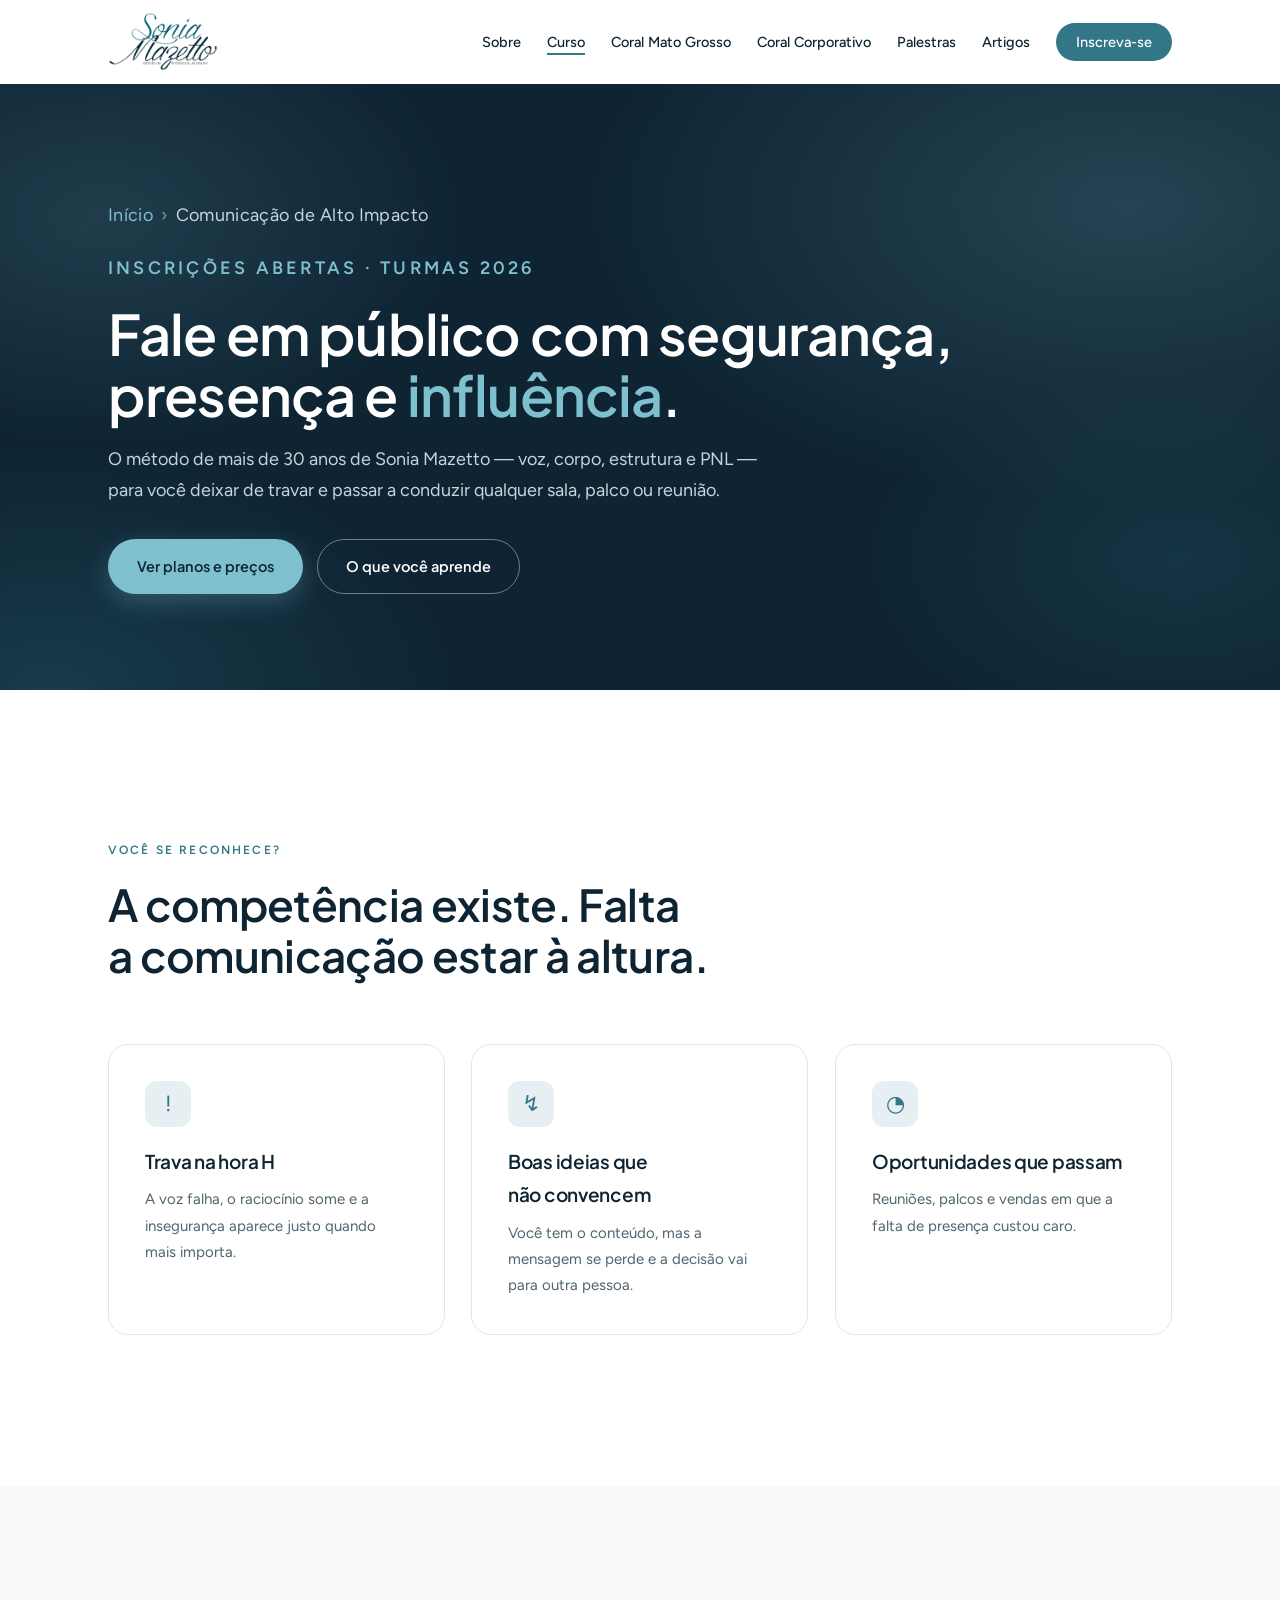
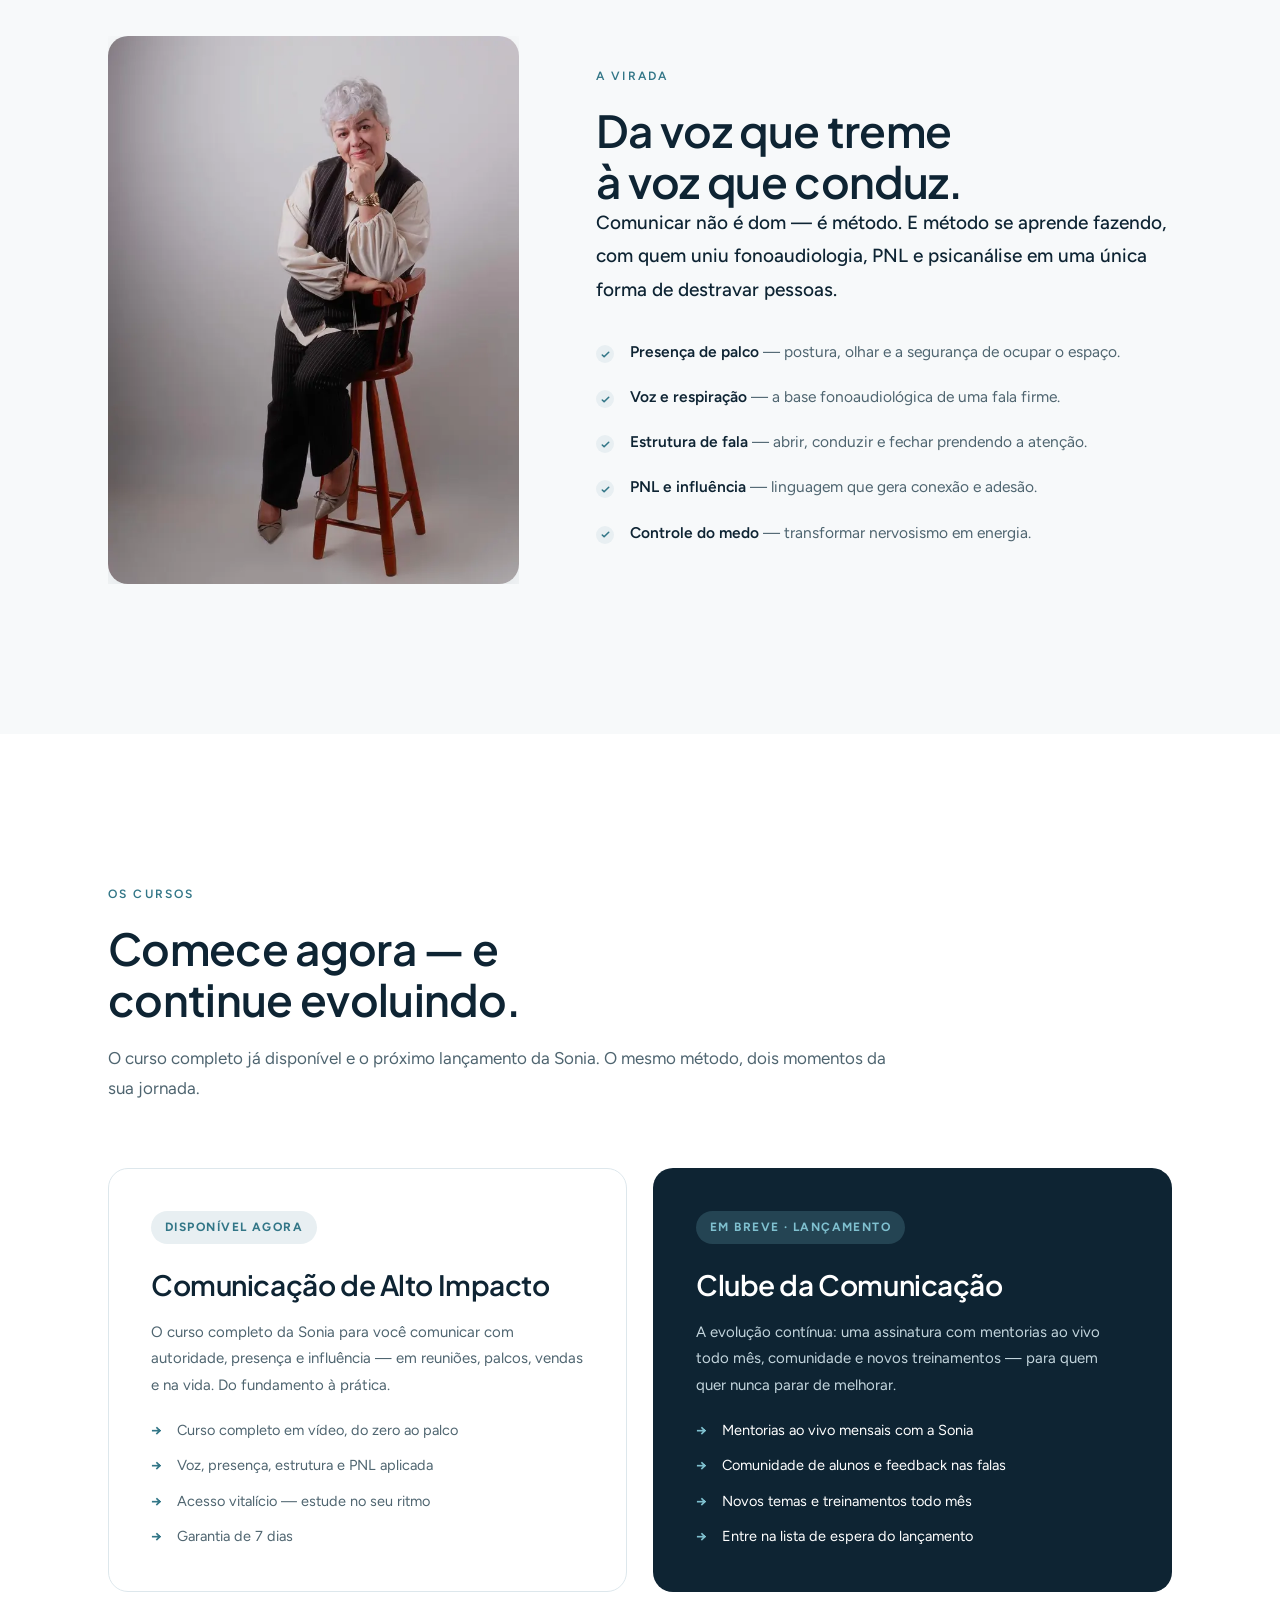
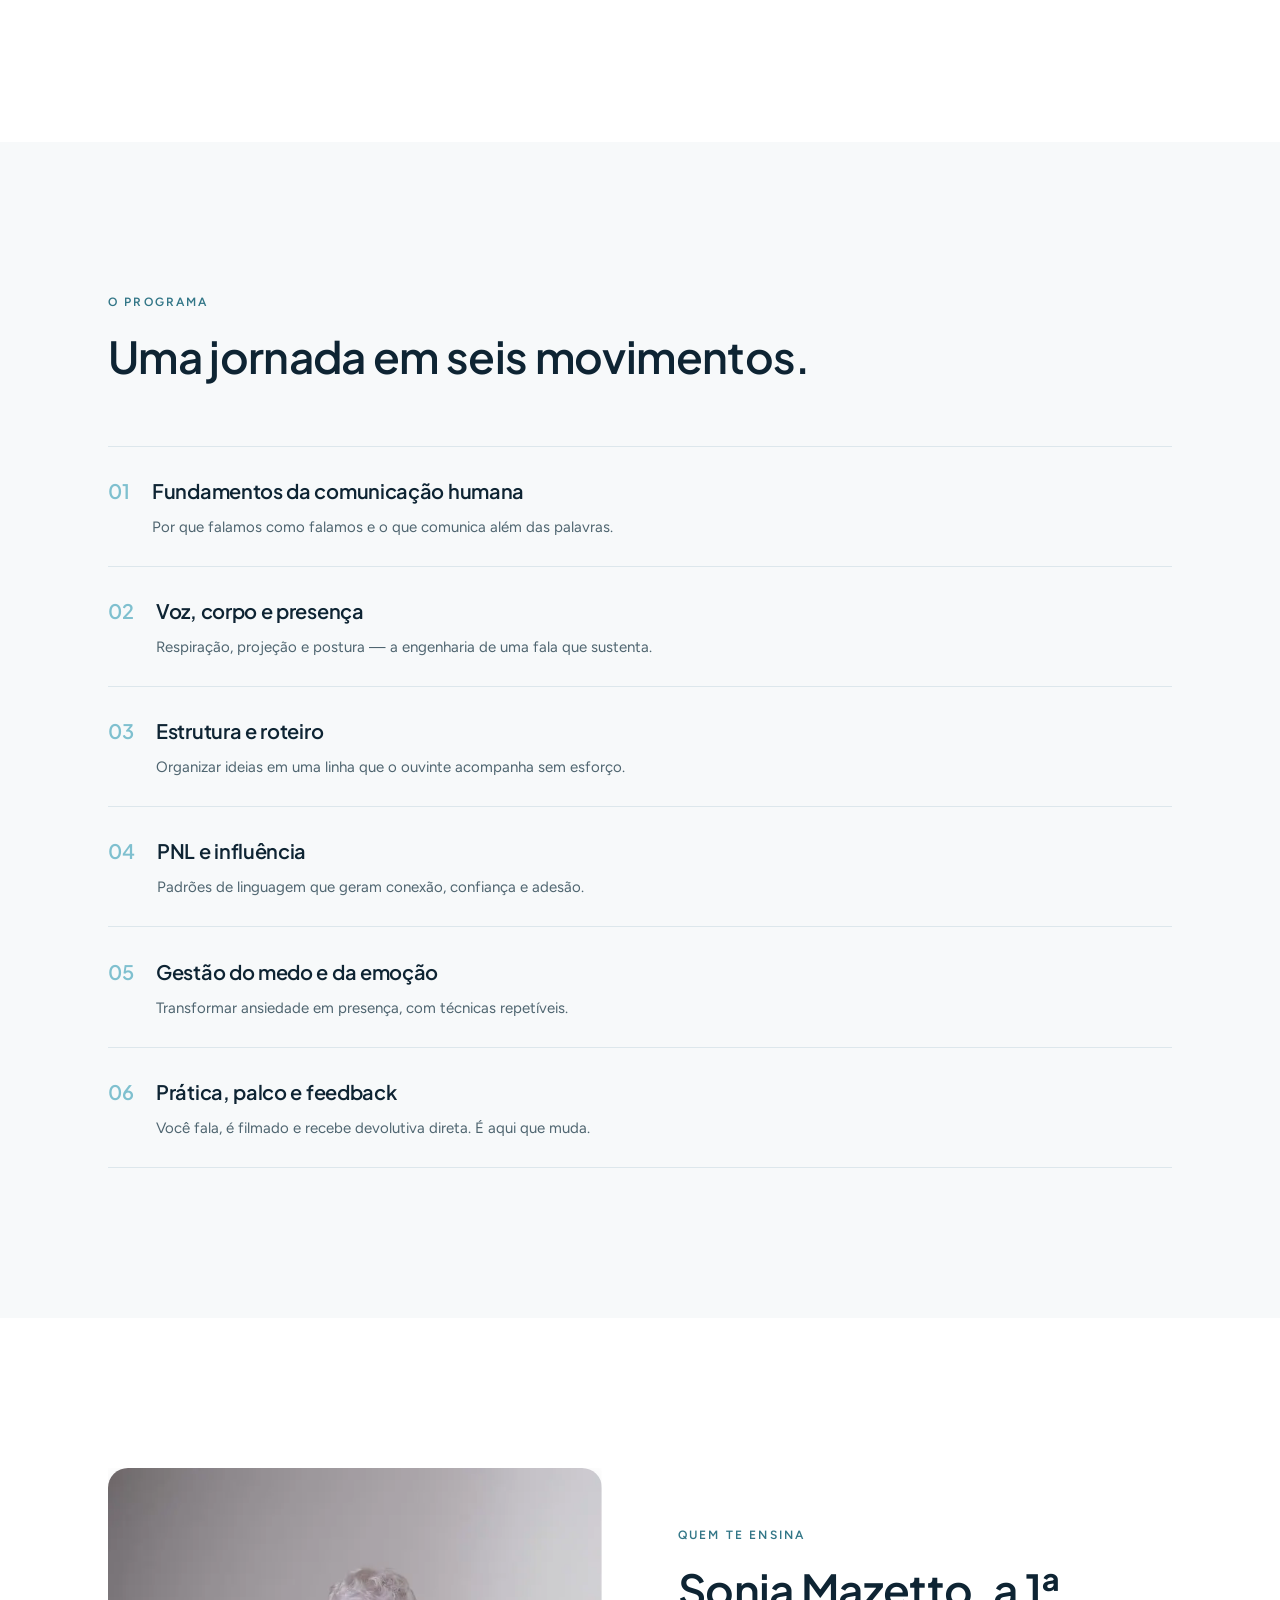
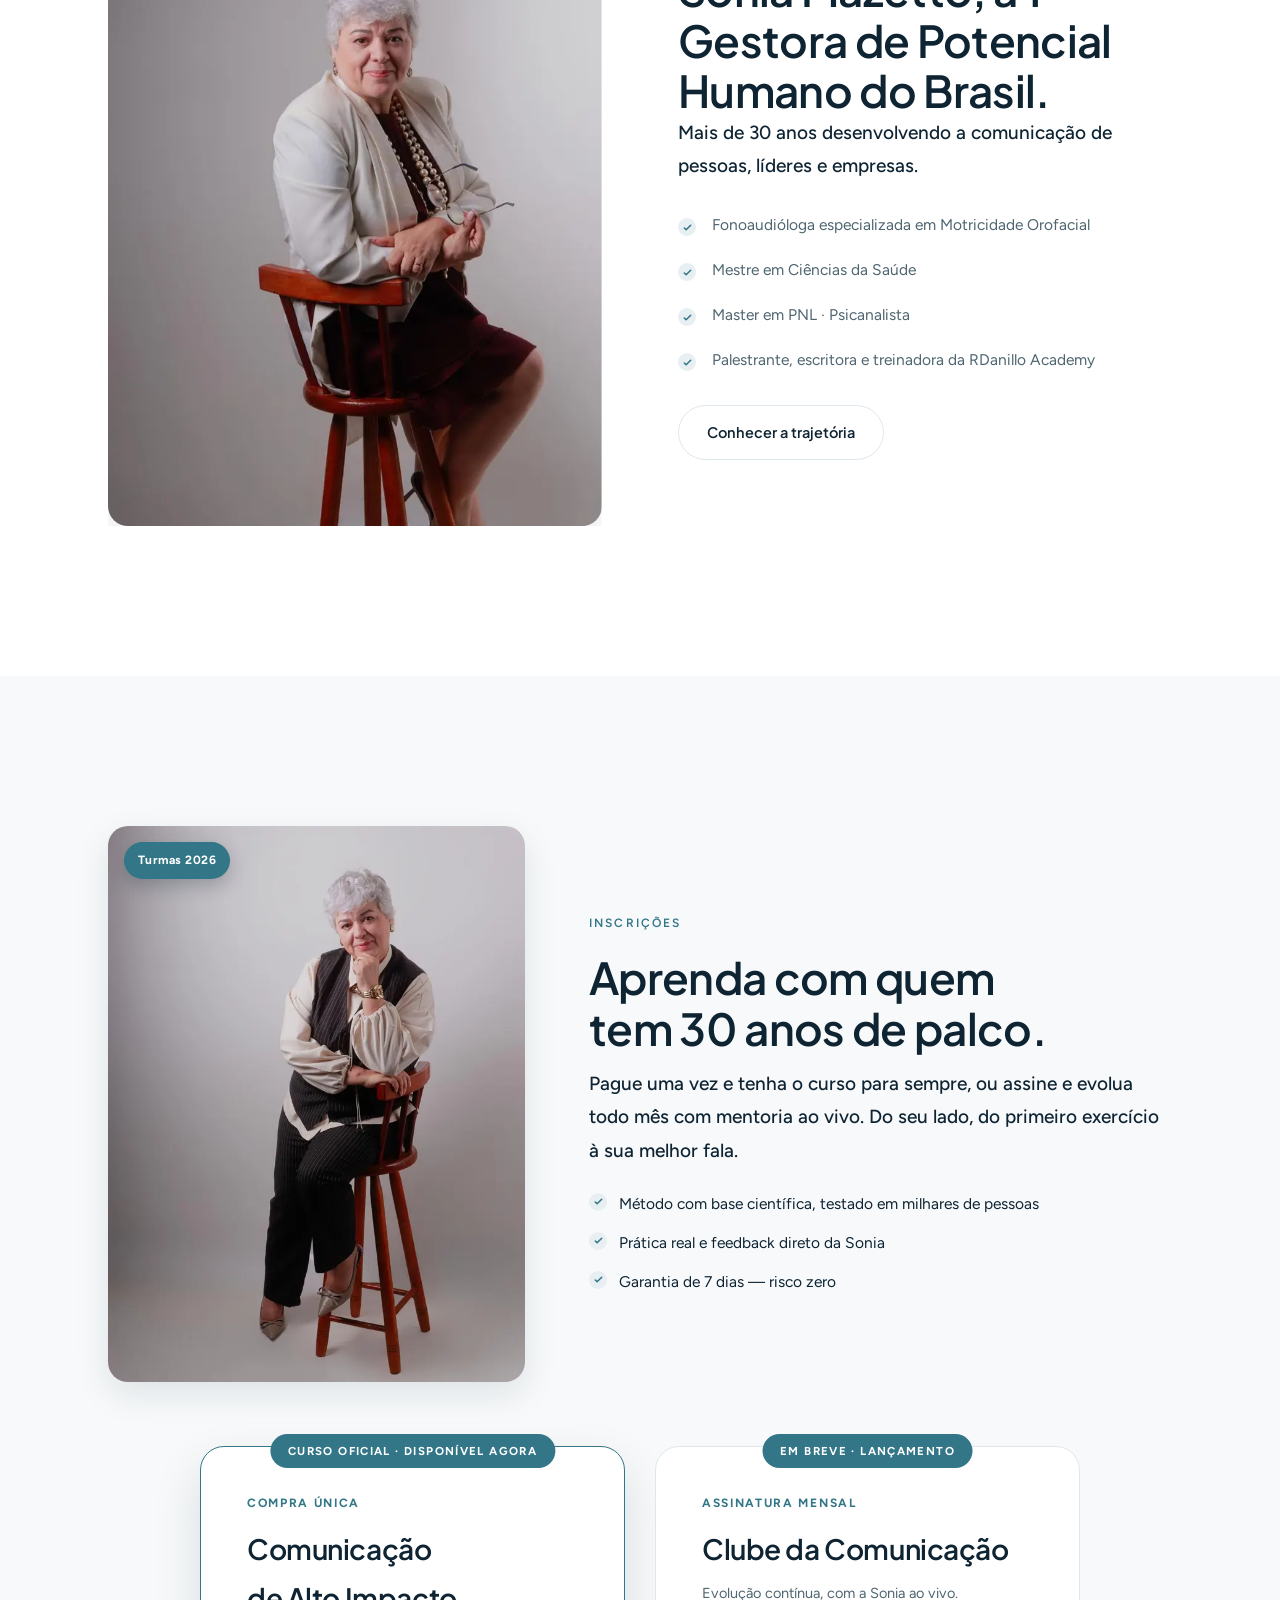
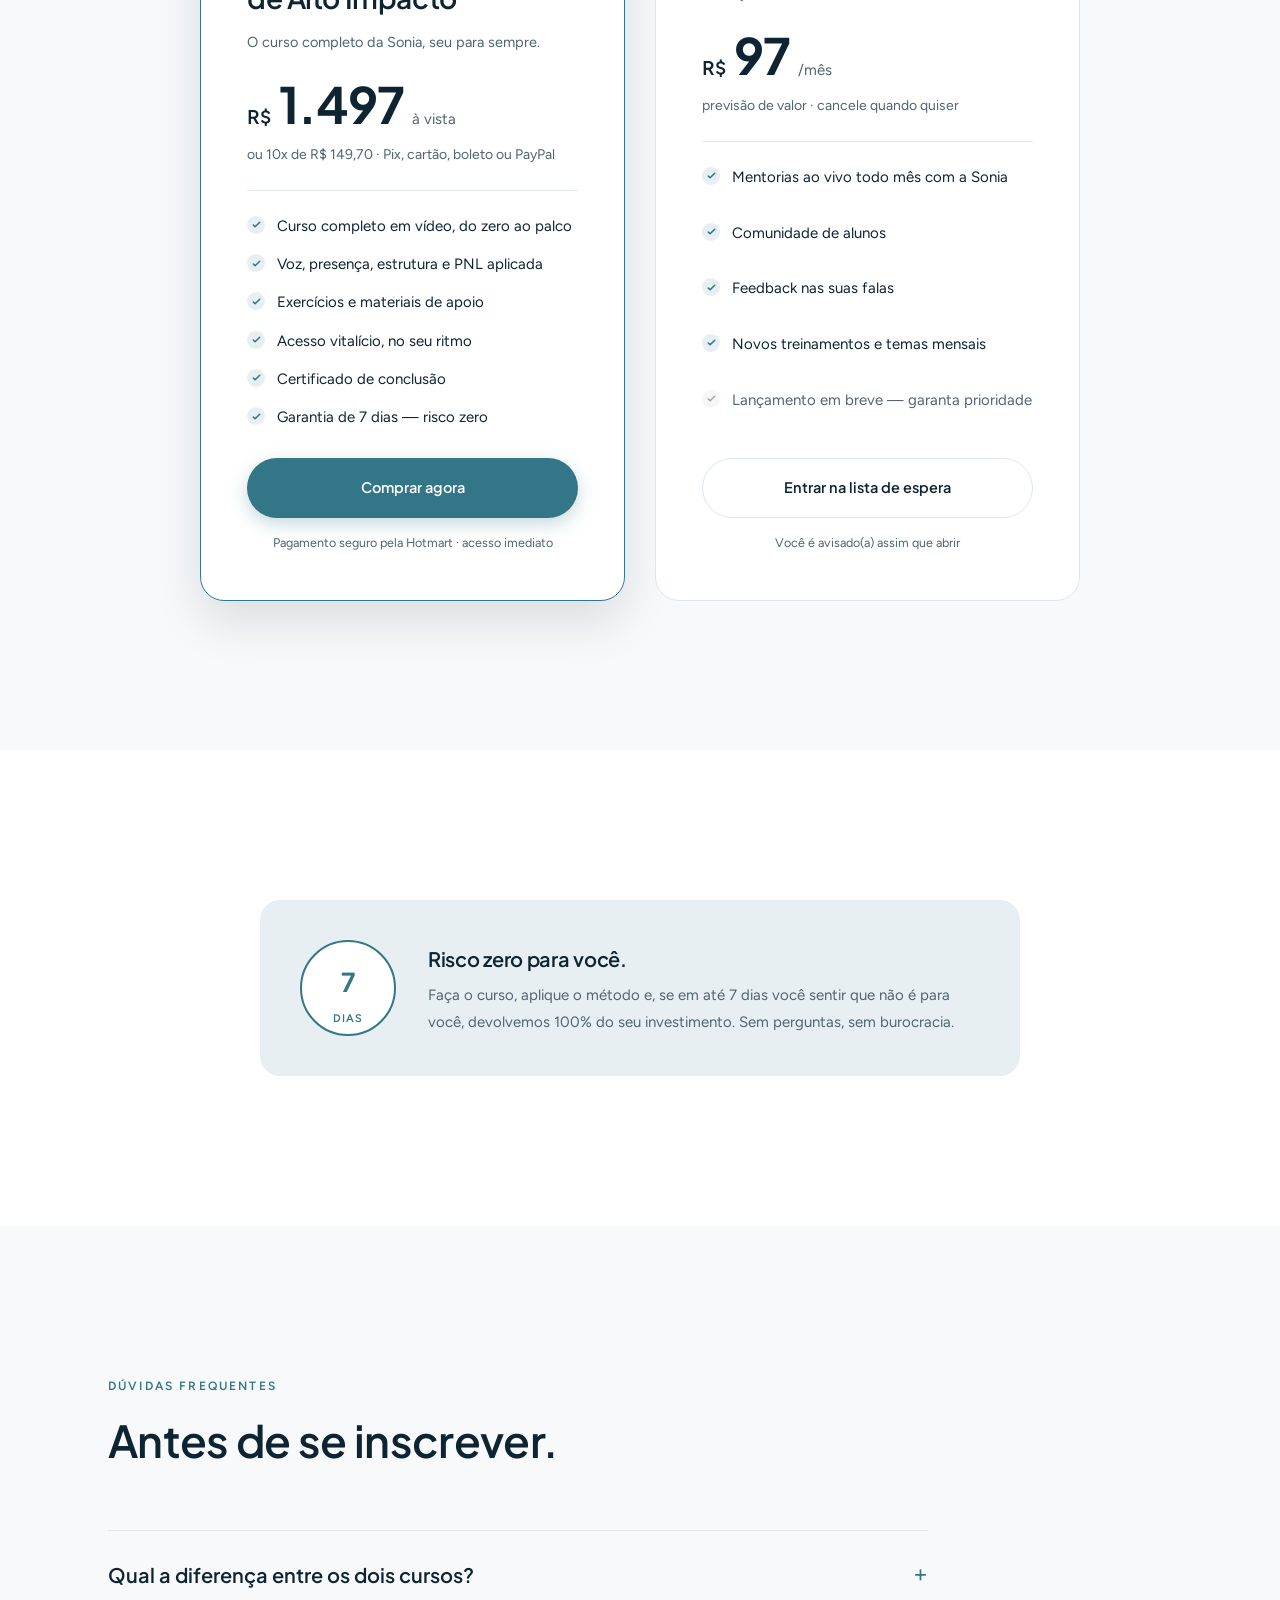
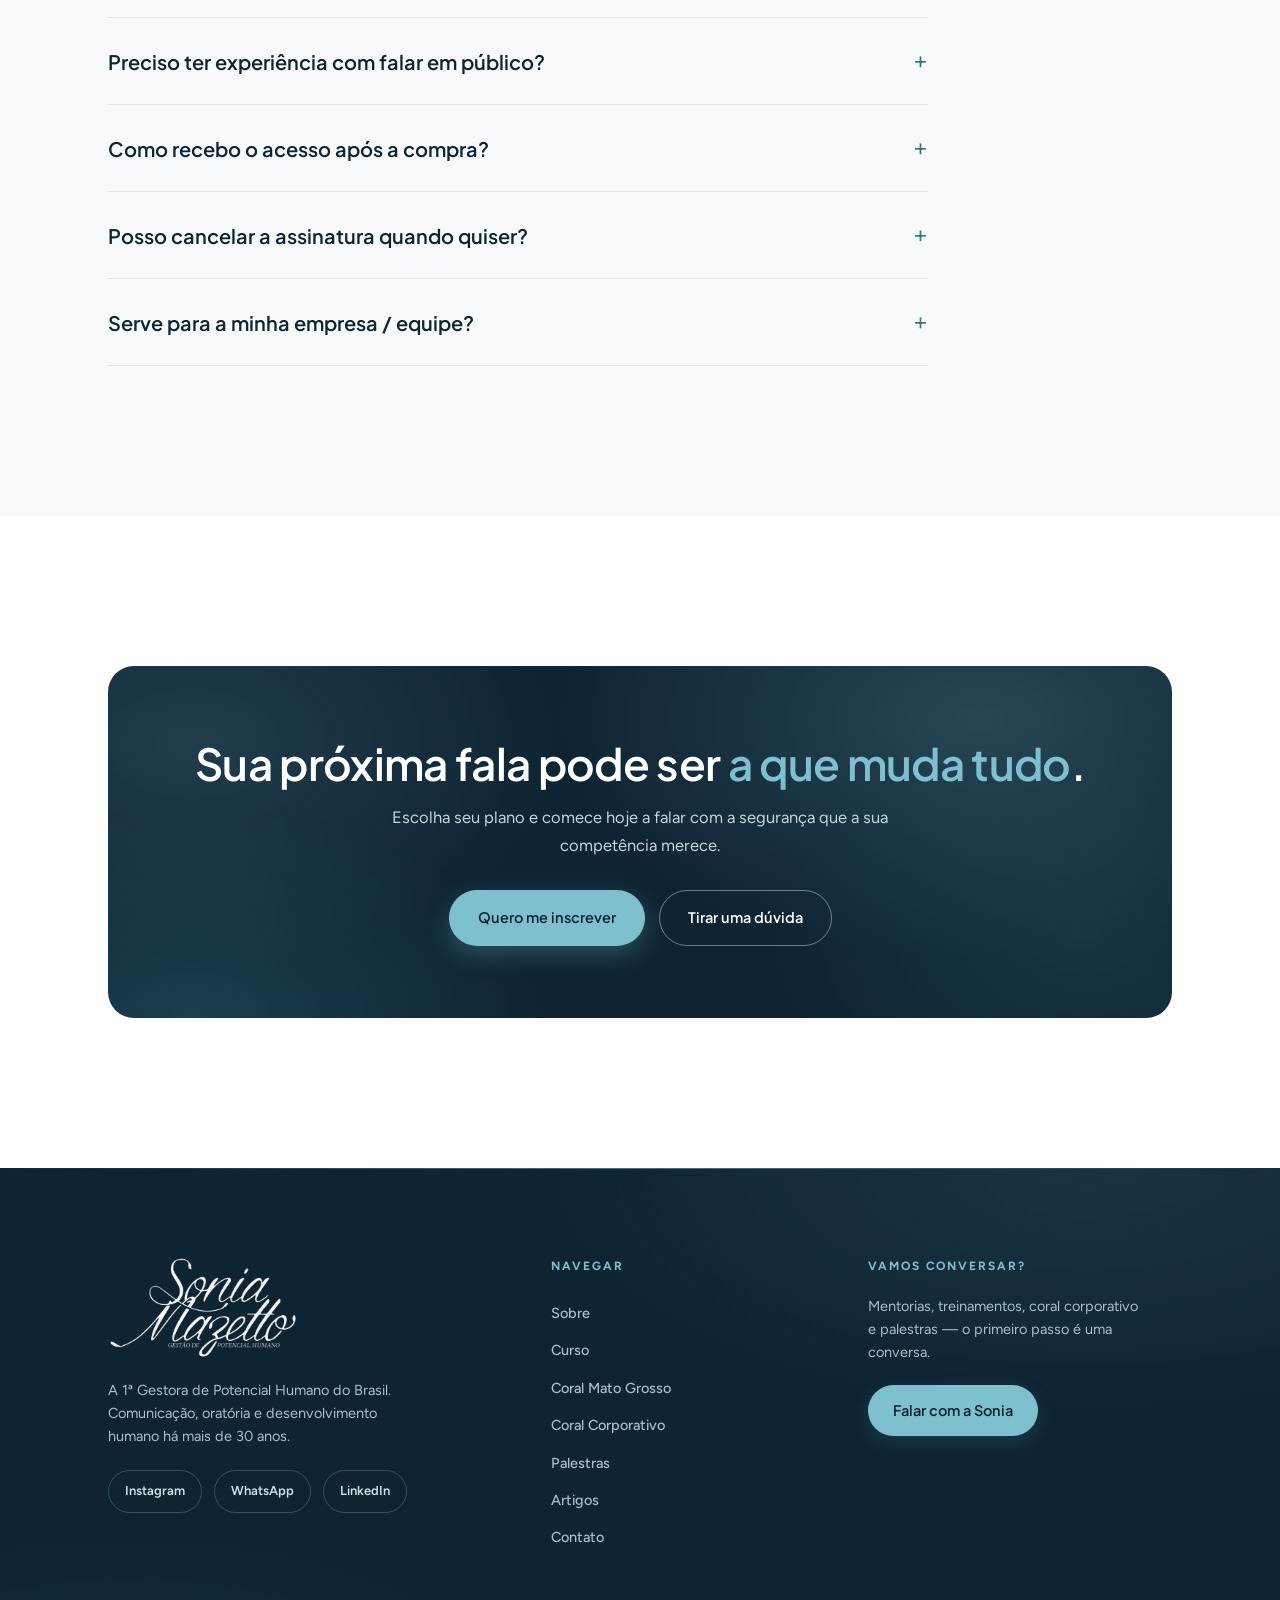
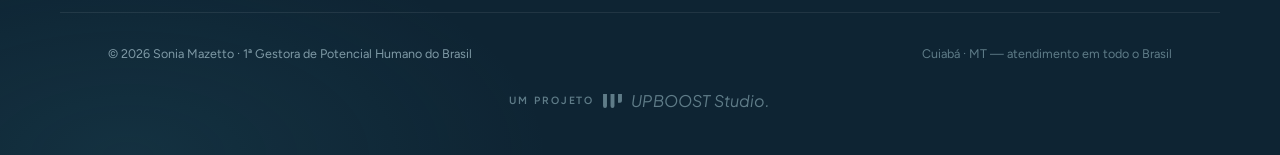
<file: curso.html>
<!DOCTYPE html>
<html lang="pt-BR">
<head>
  <meta charset="UTF-8">
  <meta name="viewport" content="width=device-width, initial-scale=1.0">
  <meta http-equiv="refresh" content="0; url=oratoria.html">
  <link rel="canonical" href="https://soniamazetto.com.br/oratoria.html">
  <title>Curso Comunicação de Alto Impacto — Sonia Mazetto</title>
  <meta name="robots" content="noindex, follow">
  <link rel="icon" type="image/svg+xml" href="assets/favicon.svg">
  <style>
    body { font-family: -apple-system, "Segoe UI", sans-serif; background: #0e2433; color: #fff;
           display: grid; place-items: center; min-height: 100vh; margin: 0; text-align: center; padding: 24px; }
    a { color: #7fc0cf; }
  </style>
  <script>location.replace("oratoria.html");</script>
</head>
<body>
  <p>Redirecionando para o curso <strong>Comunicação de Alto Impacto</strong>…<br>
  <a href="oratoria.html">Clique aqui se não for automático.</a></p>
</body>
</html>
</file>
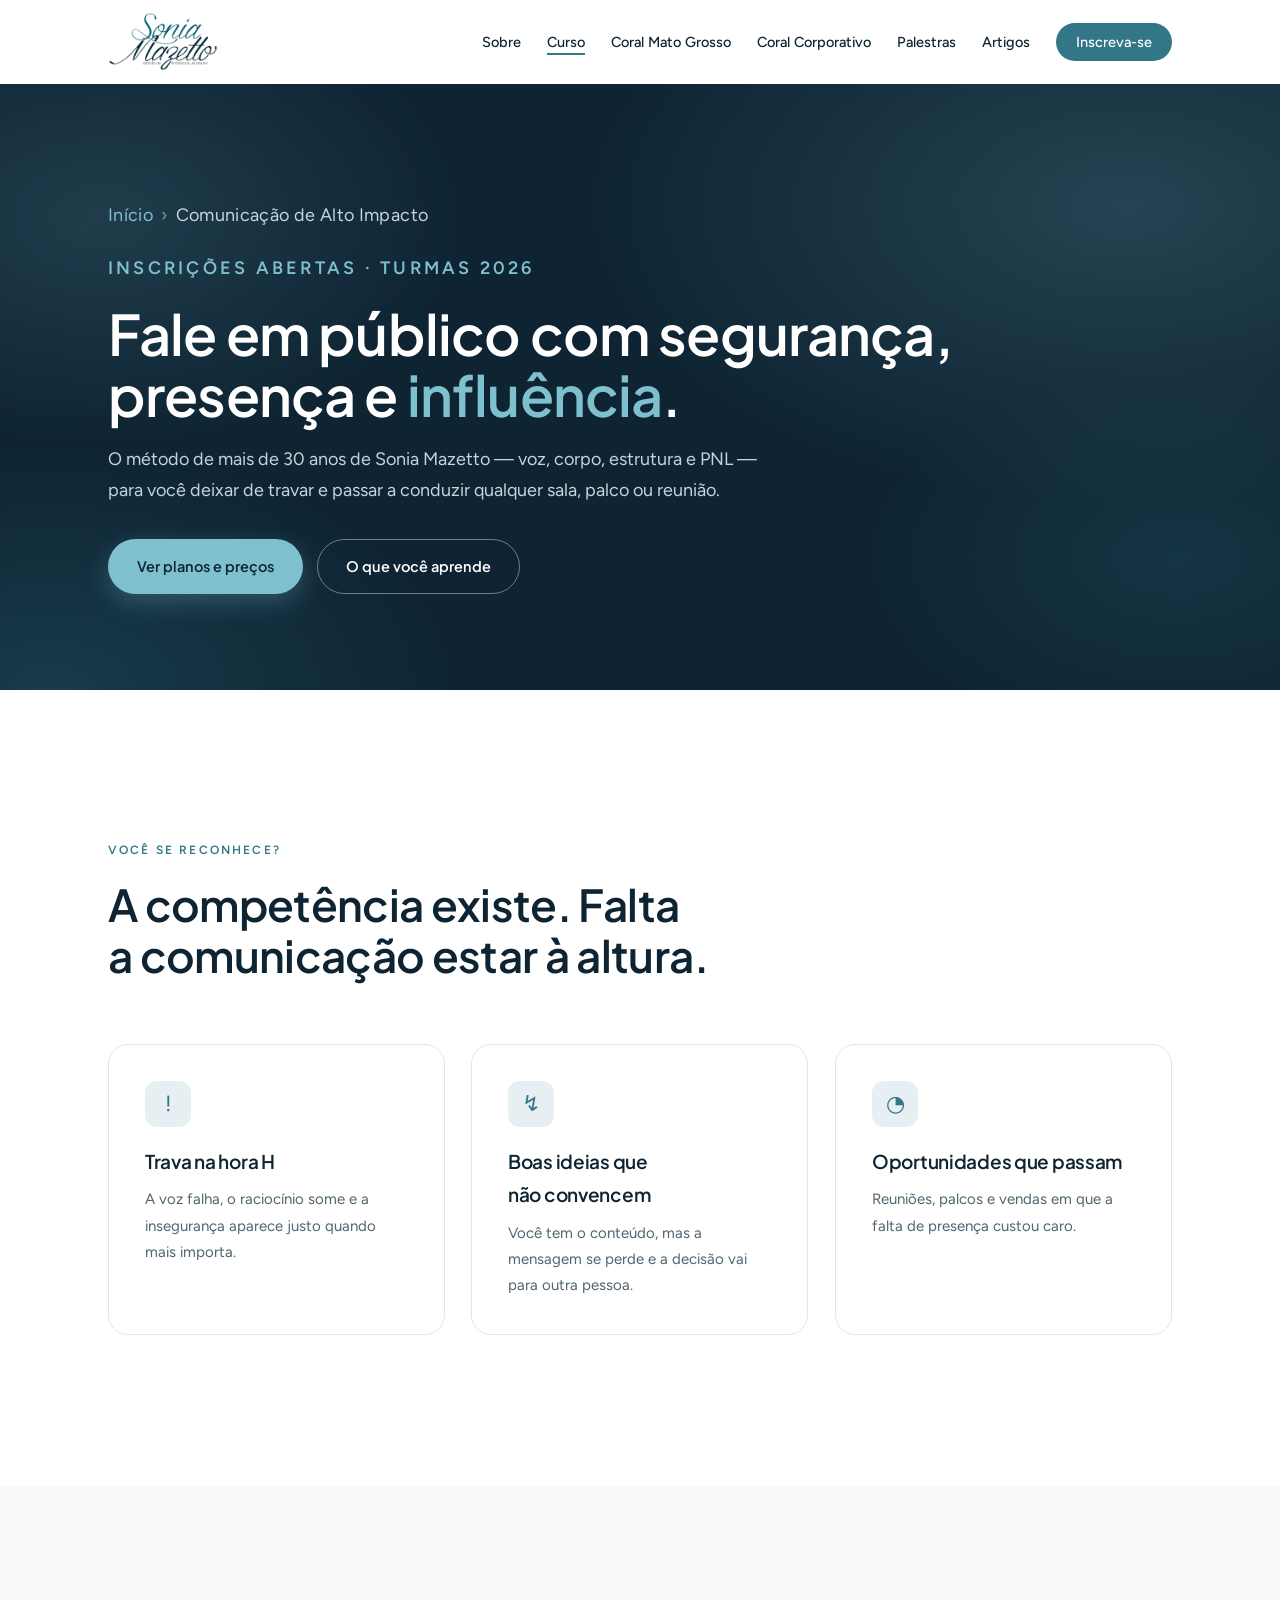
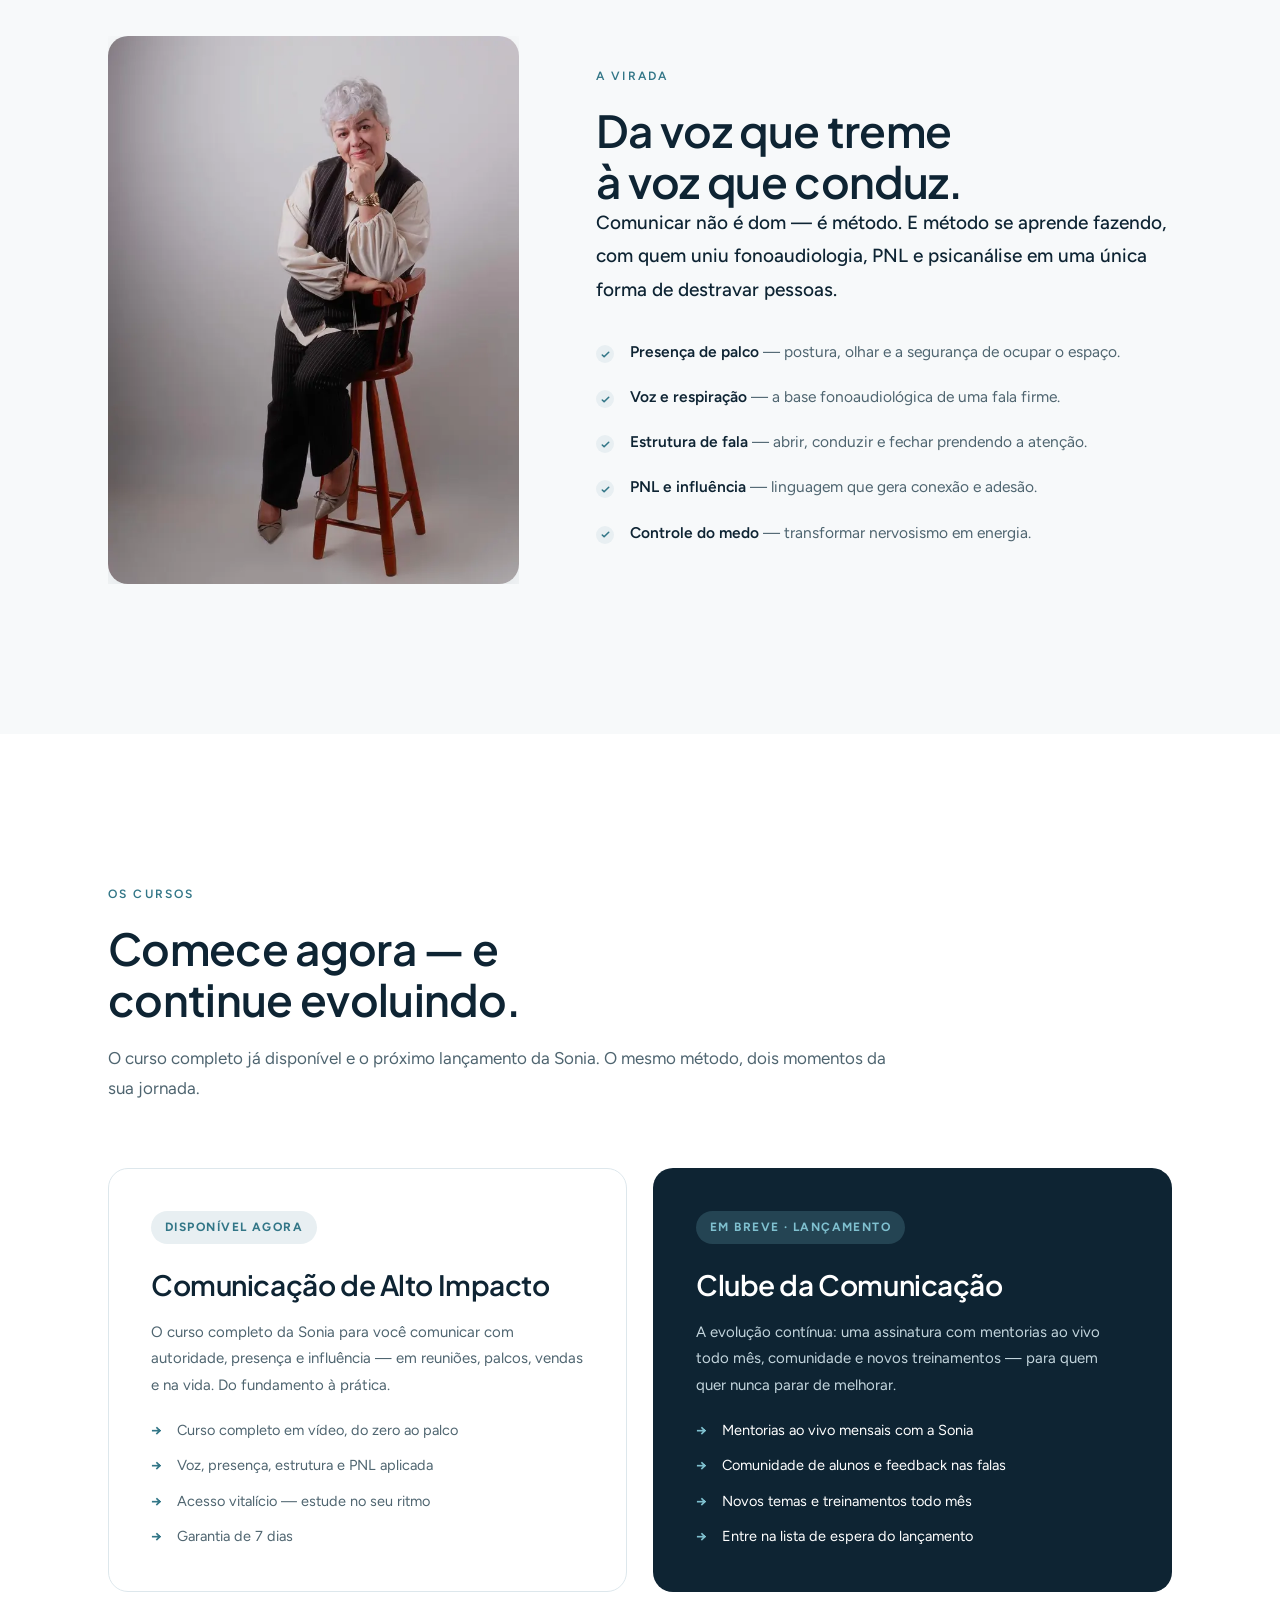
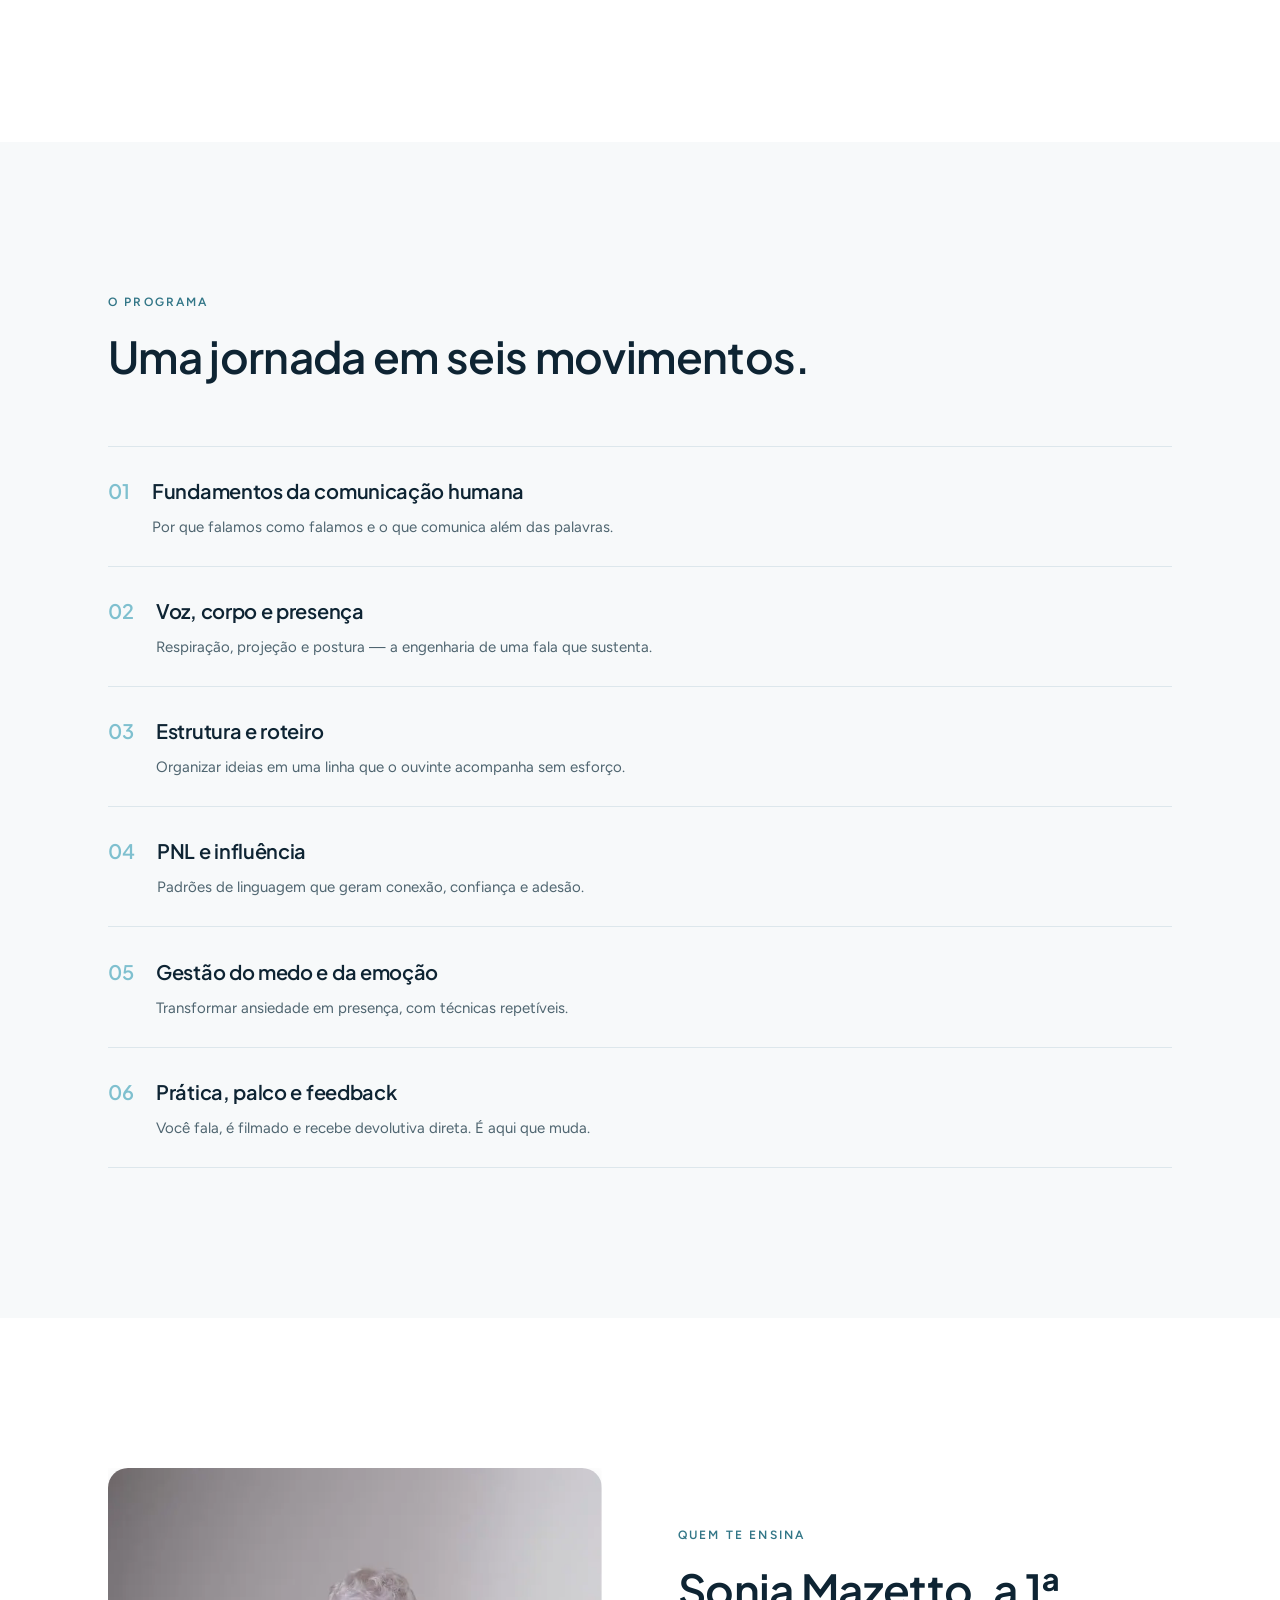
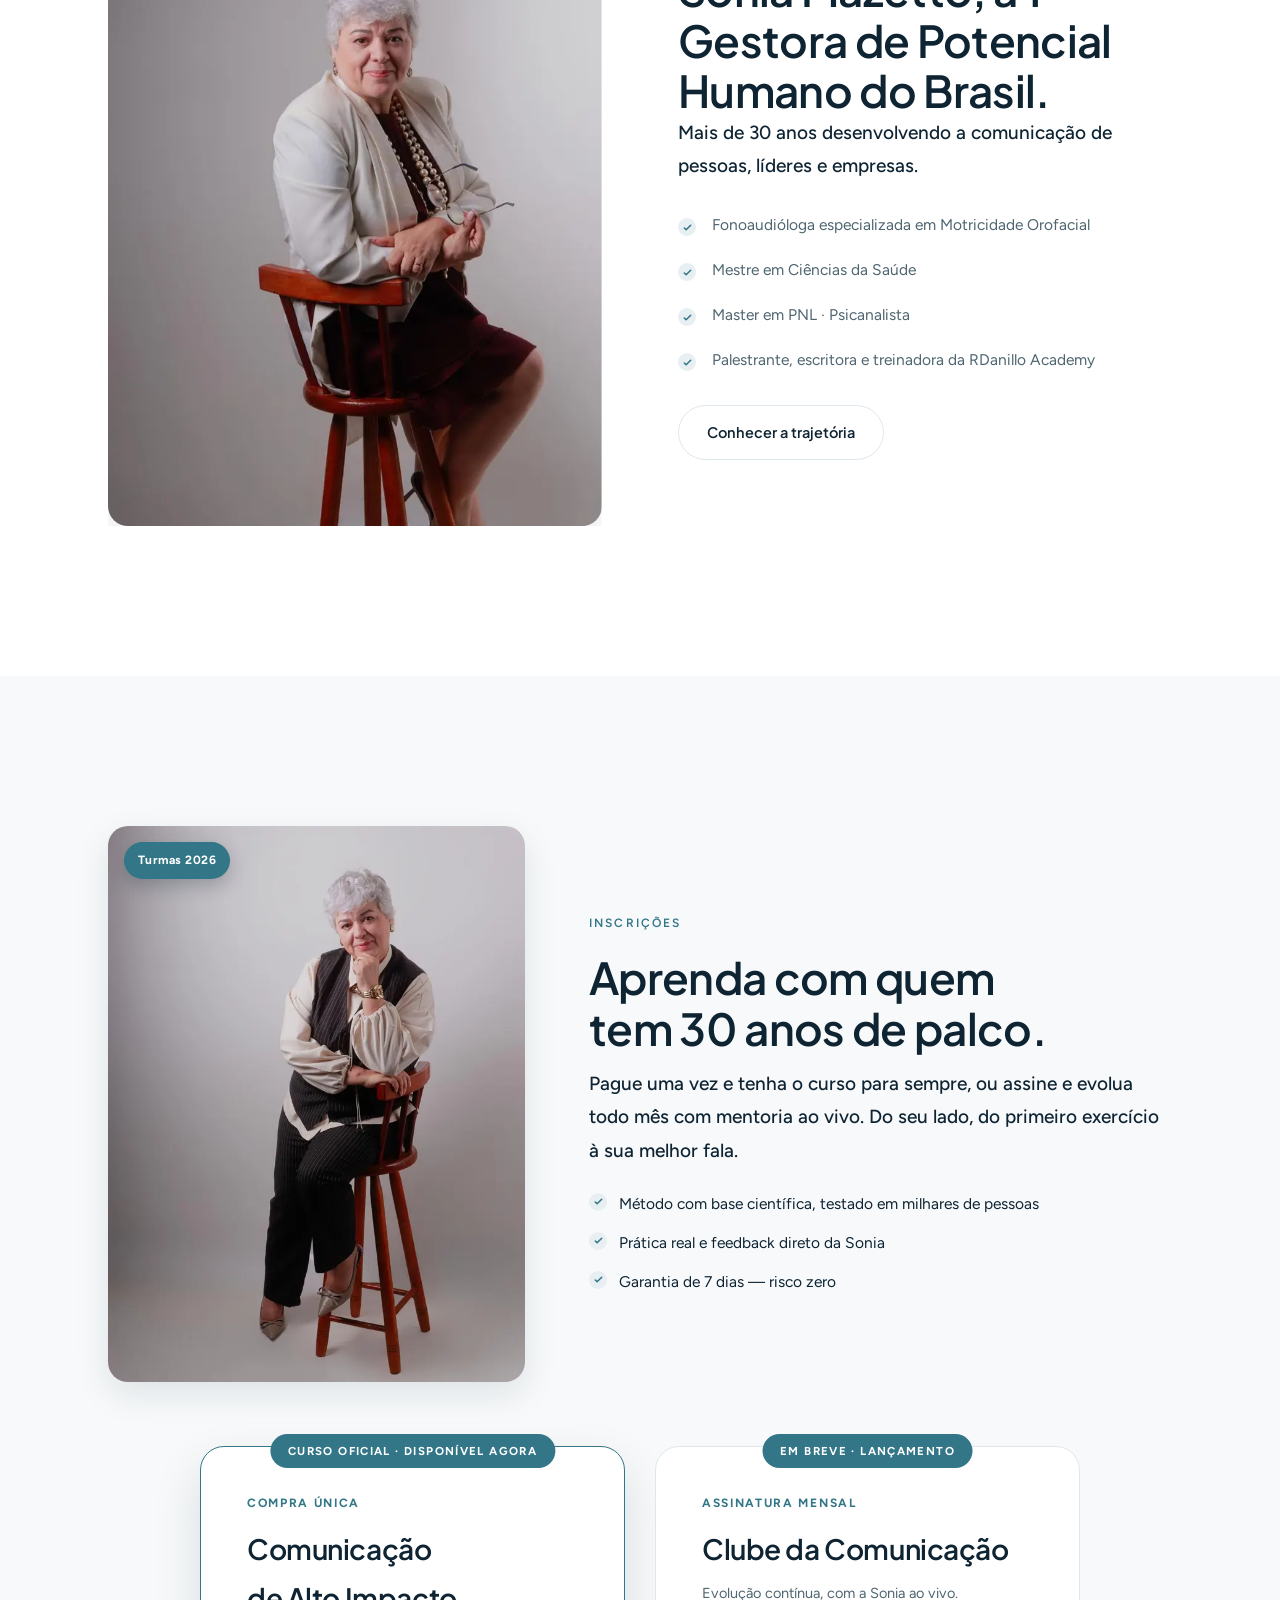
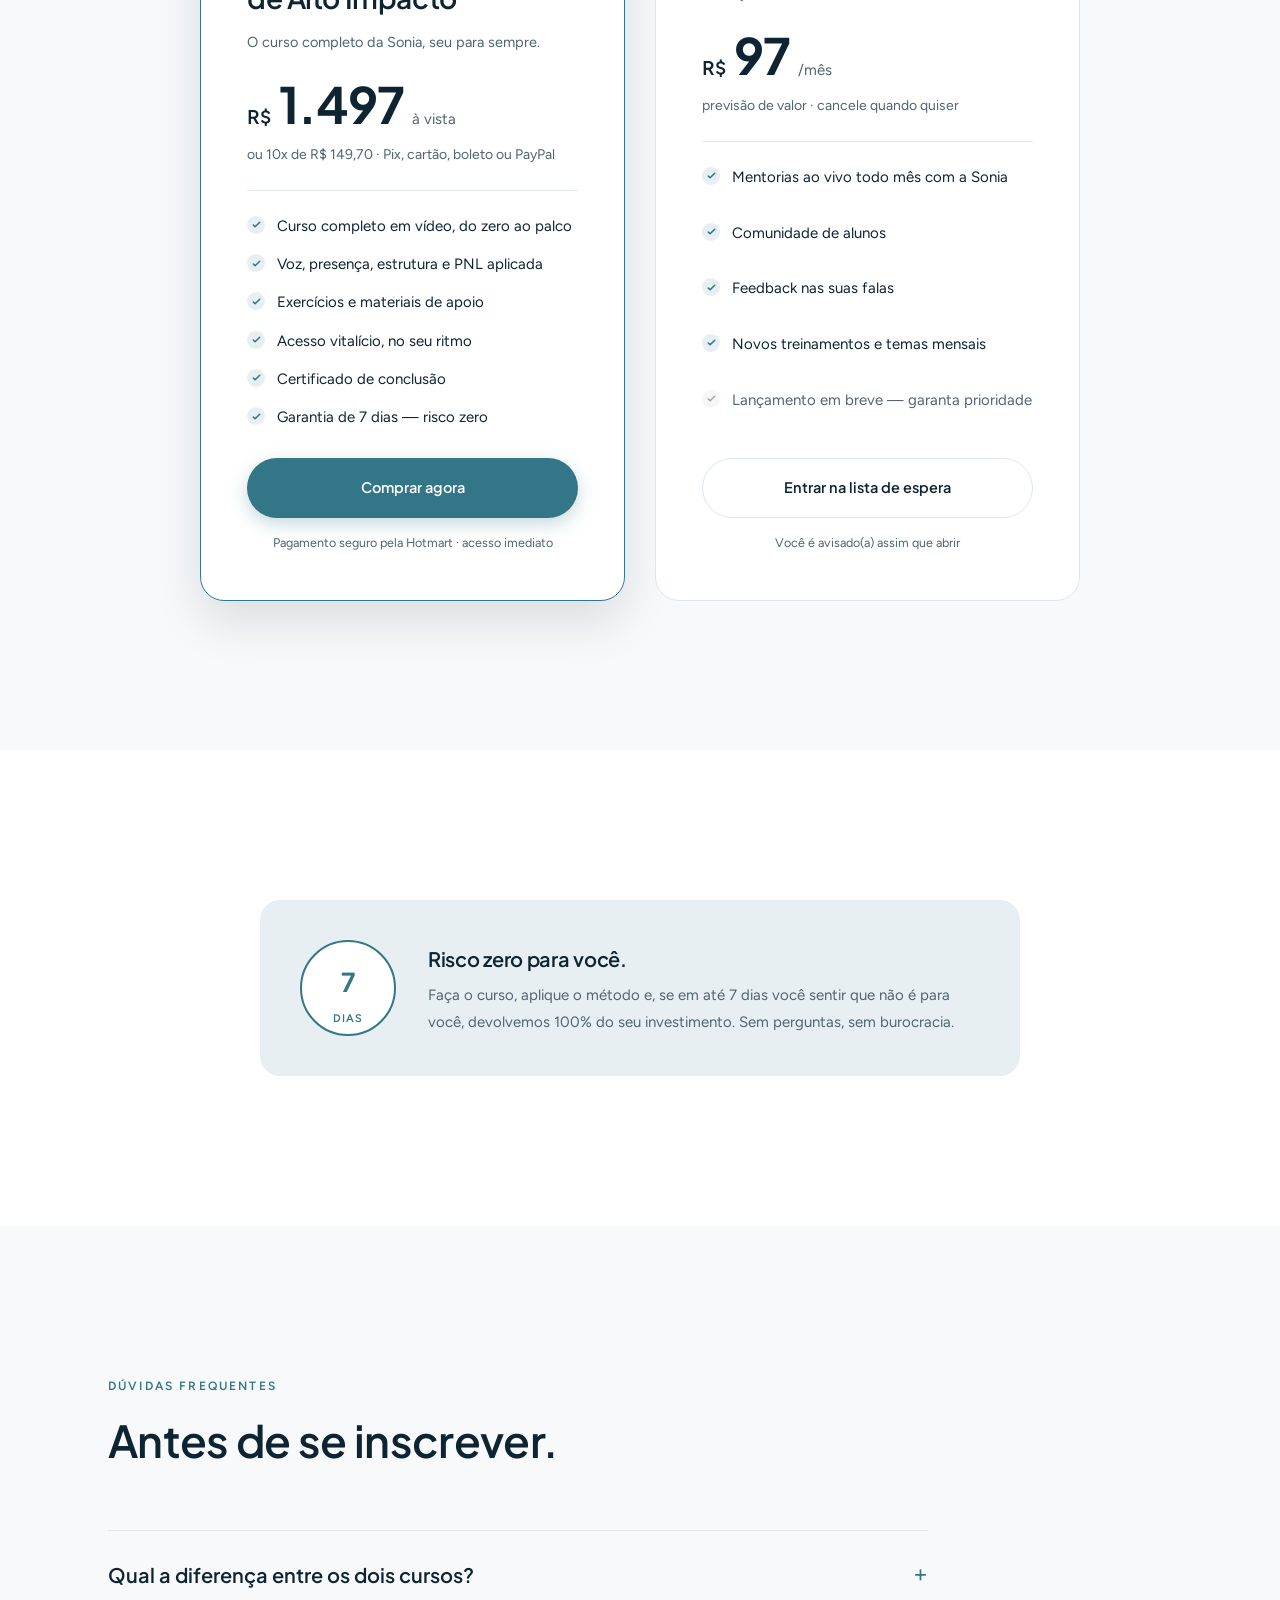
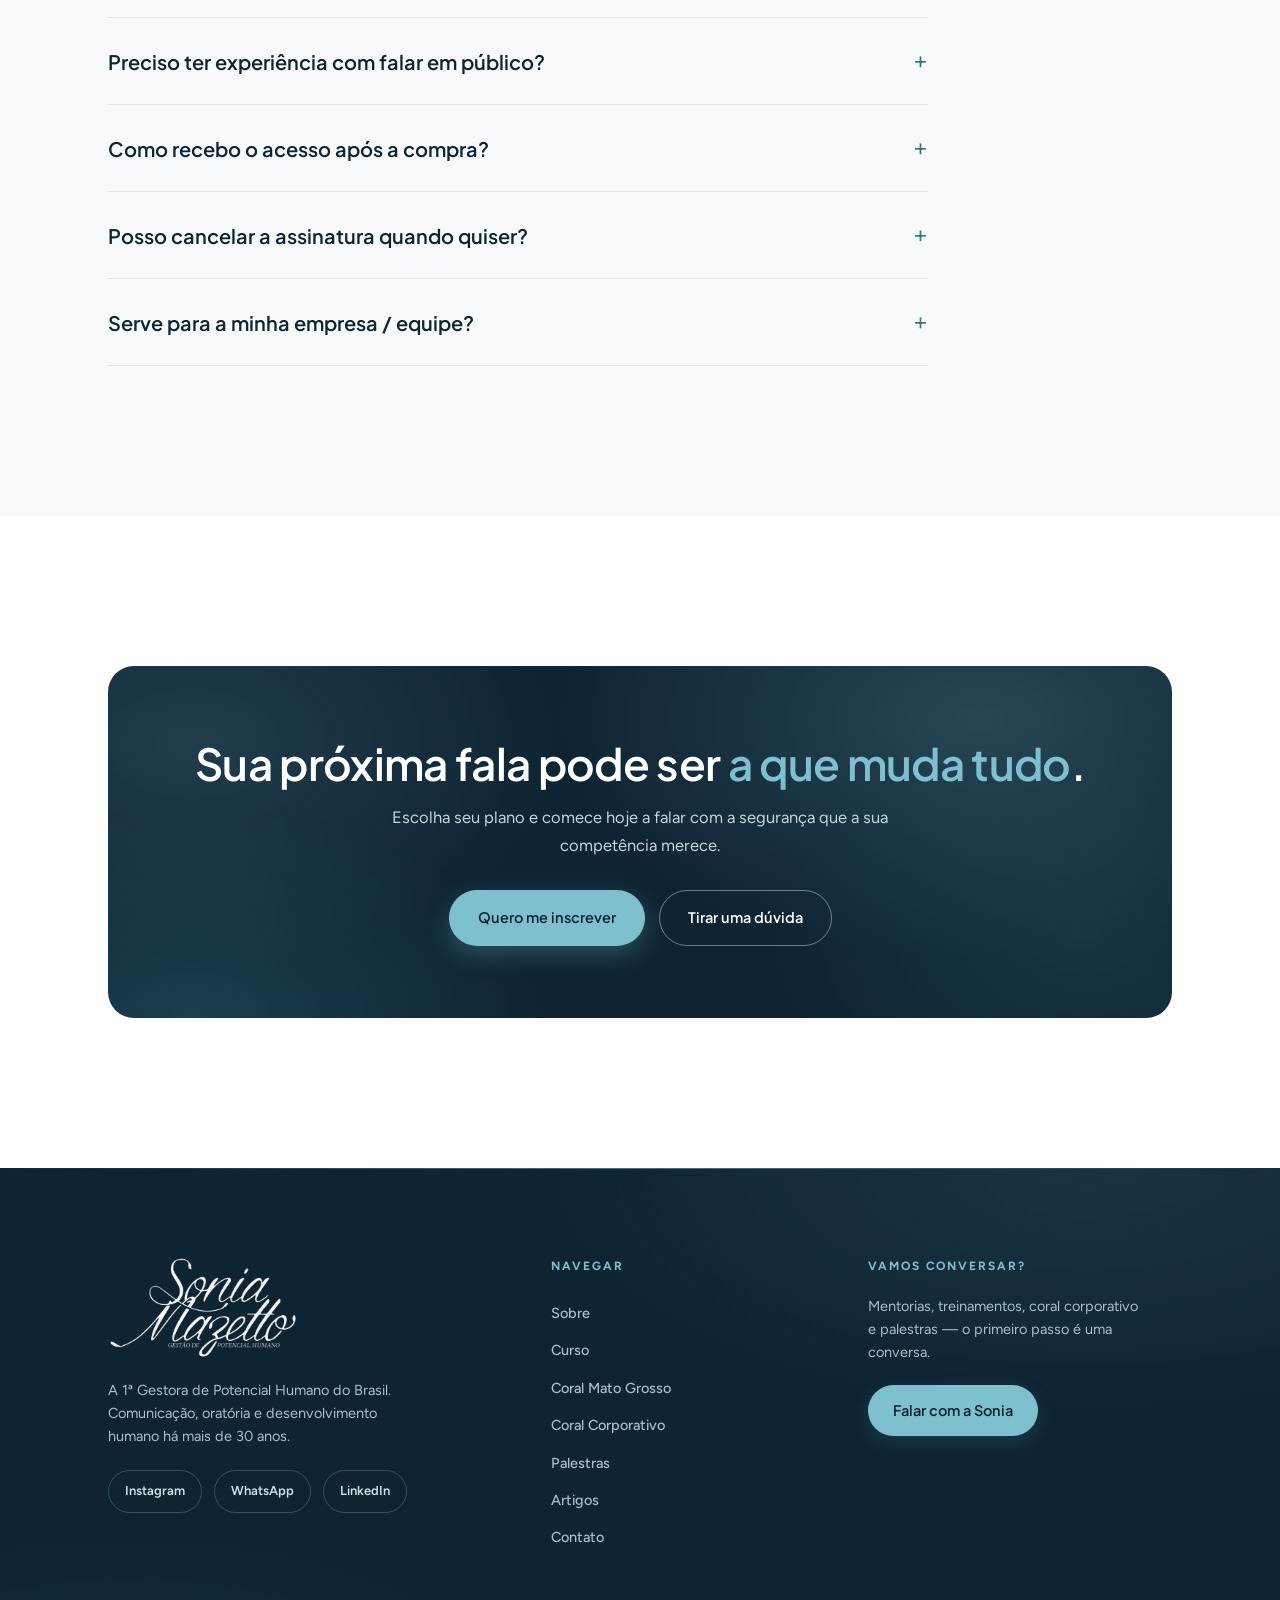
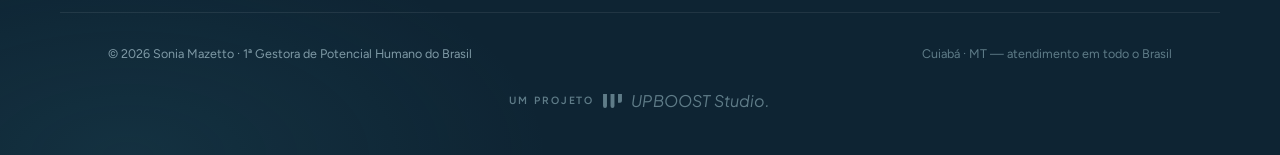
<file: oratoria.html>
<!DOCTYPE html>
<html lang="pt-BR">
<head>
  <meta charset="UTF-8">
  <meta name="viewport" content="width=device-width, initial-scale=1.0">
  <title>Curso Comunicação de Alto Impacto — Sonia Mazetto</title>
  <meta name="description" content="Comunicação de Alto Impacto, o curso de Sonia Mazetto: fale com segurança, presença e influência. Acesso vitalício, com garantia de 7 dias. Inscrições abertas.">
  <meta name="author" content="Sonia Mazetto">
  <meta name="theme-color" content="#ffffff">
  <link rel="canonical" href="https://soniamazetto.com.br/oratoria.html">

  <meta property="og:type" content="website">
  <meta property="og:title" content="Curso Comunicação de Alto Impacto — Sonia Mazetto">
  <meta property="og:description" content="O curso de comunicação e oratória da 1ª Gestora de Potencial Humano do Brasil. Fale com segurança, presença e influência. Acesso vitalício.">
  <meta property="og:image" content="https://soniamazetto.com.br/assets/sonia-stool.jpg">
  <meta property="og:locale" content="pt_BR">

  <link rel="icon" type="image/svg+xml" href="assets/favicon.svg">

  <link rel="preconnect" href="https://fonts.googleapis.com">
  <link rel="preconnect" href="https://fonts.gstatic.com" crossorigin>
  <link href="https://fonts.googleapis.com/css2?family=Plus+Jakarta+Sans:wght@500;600;700&family=Figtree:wght@400;500;600&display=swap" rel="stylesheet">
  <link rel="stylesheet" href="css/styles.css">

  <script type="application/ld+json">
  {
    "@context": "https://schema.org",
    "@type": "Course",
    "name": "Comunicação de Alto Impacto",
    "description": "Curso de comunicação e oratória com base científica: voz, presença, estrutura de fala e PNL aplicada, com prática real. Acesso vitalício.",
    "provider": { "@type": "Person", "name": "Sonia Mazetto", "jobTitle": "Gestora de Potencial Humano" },
    "inLanguage": "pt-BR",
    "offers": {
      "@type": "Offer",
      "price": "1497.00",
      "priceCurrency": "BRL",
      "availability": "https://schema.org/InStock",
      "url": "https://pay.hotmart.com/Q91228908B?off=0naliyvx"
    }
  }
  </script>
</head>
<body>

  <header class="site-header" id="topo">
    <div class="header-inner">
      <a href="index.html" class="brand" aria-label="Sonia Mazetto — início">
        <img decoding="async" src="assets/logo.webp" alt="Sonia Mazetto — Gestão de Potencial Humano" width="147" height="80">
      </a>
      <nav class="site-nav" aria-label="Navegação principal">
        <button class="nav-toggle" aria-expanded="false" aria-controls="menu" aria-label="Abrir menu">
          <span></span><span></span><span></span>
        </button>
        <ul id="menu">
          <li><a href="sobre.html">Sobre</a></li>
          <li><a href="oratoria.html" aria-current="page">Curso</a></li>
          <li><a href="coral-mato-grosso.html">Coral Mato Grosso</a></li>
          <li><a href="coral.html">Coral Corporativo</a></li>
          <li><a href="palestras.html">Palestras</a></li>
          <li><a href="artigos.html">Artigos</a></li>
          <li><a href="#planos" class="nav-cta">Inscreva-se</a></li>
        </ul>
      </nav>
    </div>
  </header>

  <main>

    <!-- ================= HERO ================= -->
    <section class="page-hero">
      <div class="container">
        <p class="breadcrumb"><a href="index.html">Início</a><span>›</span>Comunicação de Alto Impacto</p>
        <p class="eyebrow">Inscrições abertas · Turmas 2026</p>
        <h1>Fale em público com segurança, presença e <span class="grifo">influência</span>.</h1>
        <p class="page-hero-lead">O método de mais de 30 anos de Sonia Mazetto — voz, corpo, estrutura e PNL — para você deixar de travar e passar a conduzir qualquer sala, palco ou reunião.</p>
        <div class="page-hero-actions">
          <a class="btn btn-primary" href="#planos">Ver planos e preços</a>
          <a class="btn btn-ghost" href="#programa">O que você aprende</a>
        </div>
      </div>
    </section>

    <!-- ================= DOR ================= -->
    <section class="section">
      <div class="container">
        <header class="section-head wide reveal">
          <p class="eyebrow">Você se reconhece?</p>
          <h2>A competência existe. Falta a comunicação estar à altura.</h2>
        </header>
        <div class="persona-grid">
          <article class="persona reveal">
            <div class="persona-icon" aria-hidden="true">!</div>
            <h3>Trava na hora H</h3>
            <p>A voz falha, o raciocínio some e a insegurança aparece justo quando mais importa.</p>
          </article>
          <article class="persona reveal" style="--reveal-delay:90ms">
            <div class="persona-icon" aria-hidden="true">↯</div>
            <h3>Boas ideias que não convencem</h3>
            <p>Você tem o conteúdo, mas a mensagem se perde e a decisão vai para outra pessoa.</p>
          </article>
          <article class="persona reveal" style="--reveal-delay:180ms">
            <div class="persona-icon" aria-hidden="true">◔</div>
            <h3>Oportunidades que passam</h3>
            <p>Reuniões, palcos e vendas em que a falta de presença custou caro.</p>
          </article>
        </div>
      </div>
    </section>

    <!-- ================= SOLUÇÃO / PROGRAMA ================= -->
    <section class="section section-soft" id="programa">
      <div class="container about-grid">
        <figure class="about-photo reveal reveal-left">
          <img decoding="async" src="assets/sonia-stool.webp" alt="Sonia Mazetto sentada, sorrindo" width="960" height="1280" loading="lazy">
        </figure>
        <div class="about-copy reveal reveal-right">
          <p class="eyebrow">A virada</p>
          <h2>Da voz que treme à voz que conduz.</h2>
          <p class="lede">Comunicar não é dom — é método. E método se aprende fazendo, com quem uniu fonoaudiologia, PNL e psicanálise em uma única forma de destravar pessoas.</p>
          <ul class="check-list">
            <li><strong>Presença de palco</strong> — postura, olhar e a segurança de ocupar o espaço.</li>
            <li><strong>Voz e respiração</strong> — a base fonoaudiológica de uma fala firme.</li>
            <li><strong>Estrutura de fala</strong> — abrir, conduzir e fechar prendendo a atenção.</li>
            <li><strong>PNL e influência</strong> — linguagem que gera conexão e adesão.</li>
            <li><strong>Controle do medo</strong> — transformar nervosismo em energia.</li>
          </ul>
        </div>
      </div>
    </section>

    <!-- ================= 2 TIPOS DE CURSO ================= -->
    <section class="section" id="trilhas">
      <div class="container">
        <header class="section-head wide reveal">
          <p class="eyebrow">Os cursos</p>
          <h2>Comece agora — e continue evoluindo.</h2>
          <p class="section-intro">O curso completo já disponível e o próximo lançamento da Sonia. O mesmo método, dois momentos da sua jornada.</p>
        </header>
        <div class="track-grid">
          <article class="track-card reveal">
            <span class="track-tag">Disponível agora</span>
            <h3>Comunicação de Alto Impacto</h3>
            <p>O curso completo da Sonia para você comunicar com autoridade, presença e influência — em reuniões, palcos, vendas e na vida. Do fundamento à prática.</p>
            <ul class="track-list">
              <li>Curso completo em vídeo, do zero ao palco</li>
              <li>Voz, presença, estrutura e PNL aplicada</li>
              <li>Acesso vitalício — estude no seu ritmo</li>
              <li>Garantia de 7 dias</li>
            </ul>
          </article>
          <article class="track-card is-pro reveal" style="--reveal-delay:100ms">
            <span class="track-tag">Em breve · Lançamento</span>
            <h3>Clube da Comunicação</h3>
            <p>A evolução contínua: uma assinatura com mentorias ao vivo todo mês, comunidade e novos treinamentos — para quem quer nunca parar de melhorar.</p>
            <ul class="track-list">
              <li>Mentorias ao vivo mensais com a Sonia</li>
              <li>Comunidade de alunos e feedback nas falas</li>
              <li>Novos temas e treinamentos todo mês</li>
              <li>Entre na lista de espera do lançamento</li>
            </ul>
          </article>
        </div>
      </div>
    </section>

    <!-- ================= PROGRAMA / MÓDULOS ================= -->
    <section class="section section-soft">
      <div class="container">
        <header class="section-head wide reveal">
          <p class="eyebrow">O programa</p>
          <h2>Uma jornada em seis movimentos.</h2>
        </header>
        <div class="module-list">
          <article class="module reveal"><div><h3>Fundamentos da comunicação humana</h3><p>Por que falamos como falamos e o que comunica além das palavras.</p></div></article>
          <article class="module reveal"><div><h3>Voz, corpo e presença</h3><p>Respiração, projeção e postura — a engenharia de uma fala que sustenta.</p></div></article>
          <article class="module reveal"><div><h3>Estrutura e roteiro</h3><p>Organizar ideias em uma linha que o ouvinte acompanha sem esforço.</p></div></article>
          <article class="module reveal"><div><h3>PNL e influência</h3><p>Padrões de linguagem que geram conexão, confiança e adesão.</p></div></article>
          <article class="module reveal"><div><h3>Gestão do medo e da emoção</h3><p>Transformar ansiedade em presença, com técnicas repetíveis.</p></div></article>
          <article class="module reveal"><div><h3>Prática, palco e feedback</h3><p>Você fala, é filmado e recebe devolutiva direta. É aqui que muda.</p></div></article>
        </div>
      </div>
    </section>

    <!-- ================= A MENTORA ================= -->
    <section class="section">
      <div class="container editorial">
        <figure class="editorial-photo reveal reveal-left">
          <img decoding="async" src="assets/sonia-classic.webp" alt="Sonia Mazetto, retrato" width="960" height="1280" loading="lazy">
        </figure>
        <div class="editorial-body reveal reveal-right">
          <p class="eyebrow">Quem te ensina</p>
          <h2>Sonia Mazetto, a 1ª Gestora de Potencial Humano do Brasil.</h2>
          <p class="lede">Mais de 30 anos desenvolvendo a comunicação de pessoas, líderes e empresas.</p>
          <ul class="check-list">
            <li>Fonoaudióloga especializada em Motricidade Orofacial</li>
            <li>Mestre em Ciências da Saúde</li>
            <li>Master em PNL · Psicanalista</li>
            <li>Palestrante, escritora e treinadora da RDanillo Academy</li>
          </ul>
          <p style="margin-top:22px"><a class="btn btn-ghost" href="sobre.html">Conhecer a trajetória</a></p>
        </div>
      </div>
    </section>

    <!-- ================= PLANOS E PREÇOS ================= -->
    <section class="section section-soft" id="planos">
      <div class="container">
        <div class="plans-lead">
          <figure class="plans-photo reveal reveal-left">
            <span class="photo-seal">Turmas 2026</span>
            <img decoding="async" class="main" src="assets/sonia-stool.webp" alt="Sonia Mazetto sorrindo, pronta para receber novos alunos" width="960" height="1280" loading="lazy">
          </figure>
          <div class="plans-lead-copy reveal reveal-right">
            <p class="eyebrow">Inscrições</p>
            <h2>Aprenda com quem tem 30 anos de palco.</h2>
            <p class="lede">Pague uma vez e tenha o curso para sempre, ou assine e evolua todo mês com mentoria ao vivo. Do seu lado, do primeiro exercício à sua melhor fala.</p>
            <ul class="plans-trust">
              <li>Método com base científica, testado em milhares de pessoas</li>
              <li>Prática real e feedback direto da Sonia</li>
              <li>Garantia de 7 dias — risco zero</li>
            </ul>
          </div>
        </div>

        <!--
          ==========================================================
          CARD 1 (real): Comunicação de Alto Impacto — checkout Hotmart.
          CARD 2 (ideia de lançamento): Clube da Comunicação — hoje é
          uma lista de espera via WhatsApp. Quando existir na Hotmart,
          troque o href do botão pelo link do checkout.
          ==========================================================
        -->
        <div class="pricing-grid">

          <!-- Curso real: compra única (Hotmart) -->
          <article class="price-card featured reveal">
            <span class="price-badge">Curso oficial · Disponível agora</span>
            <p class="price-kicker">Compra única</p>
            <h3>Comunicação de Alto Impacto</h3>
            <p class="price-desc">O curso completo da Sonia, seu para sempre.</p>
            <div class="price">
              <span class="currency">R$</span><span class="amount">1.497</span>
              <span class="period">à vista</span>
              <span class="installment">ou 10x de R$ 149,70 · Pix, cartão, boleto ou PayPal</span>
            </div>
            <ul class="price-features">
              <li>Curso completo em vídeo, do zero ao palco</li>
              <li>Voz, presença, estrutura e PNL aplicada</li>
              <li>Exercícios e materiais de apoio</li>
              <li>Acesso vitalício, no seu ritmo</li>
              <li>Certificado de conclusão</li>
              <li>Garantia de 7 dias — risco zero</li>
            </ul>
            <a class="btn btn-primary" href="https://pay.hotmart.com/Q91228908B?off=0naliyvx" target="_blank" rel="noopener">Comprar agora</a>
            <p class="price-note">Pagamento seguro pela Hotmart · acesso imediato</p>
          </article>

          <!-- Ideia de lançamento: assinatura (lista de espera) -->
          <article class="price-card reveal" style="--reveal-delay:100ms">
            <span class="price-badge" style="background:var(--gold)">Em breve · Lançamento</span>
            <p class="price-kicker">Assinatura mensal</p>
            <h3>Clube da Comunicação</h3>
            <p class="price-desc">Evolução contínua, com a Sonia ao vivo.</p>
            <div class="price">
              <span class="currency">R$</span><span class="amount">97</span>
              <span class="period">/mês</span>
              <span class="installment">previsão de valor · cancele quando quiser</span>
            </div>
            <ul class="price-features">
              <li>Mentorias ao vivo todo mês com a Sonia</li>
              <li>Comunidade de alunos</li>
              <li>Feedback nas suas falas</li>
              <li>Novos treinamentos e temas mensais</li>
              <li class="muted">Lançamento em breve — garanta prioridade</li>
            </ul>
            <a class="btn btn-ghost" href="https://wa.me/556599826370?text=Ol%C3%A1!%20Quero%20entrar%20na%20lista%20de%20espera%20do%20Clube%20da%20Comunica%C3%A7%C3%A3o." target="_blank" rel="noopener">Entrar na lista de espera</a>
            <p class="price-note">Você é avisado(a) assim que abrir</p>
          </article>

        </div>
      </div>
    </section>

    <!-- ================= GARANTIA ================= -->
    <section class="section">
      <div class="container">
        <div class="guarantee reveal reveal-scale">
          <div class="guarantee-badge"><span></span><strong>7</strong><span>dias</span></div>
          <div>
            <h3>Risco zero para você.</h3>
            <p>Faça o curso, aplique o método e, se em até 7 dias você sentir que não é para você, devolvemos 100% do seu investimento. Sem perguntas, sem burocracia.</p>
          </div>
        </div>
      </div>
    </section>

    <!-- ================= FAQ ================= -->
    <section class="section section-soft">
      <div class="container">
        <header class="section-head reveal">
          <p class="eyebrow">Dúvidas frequentes</p>
          <h2>Antes de se inscrever.</h2>
        </header>
        <div class="faq reveal">
          <details>
            <summary>Qual a diferença entre os dois cursos?</summary>
            <div class="faq-body">O <strong>Comunicação de Alto Impacto</strong> é o curso completo, já disponível, com pagamento único e acesso vitalício para estudar no seu ritmo. O <strong>Clube da Comunicação</strong> é uma assinatura mensal (em breve) com mentorias ao vivo, comunidade e novos conteúdos todo mês — entre na lista de espera para ser avisado(a) do lançamento.</div>
          </details>
          <details>
            <summary>Preciso ter experiência com falar em público?</summary>
            <div class="faq-body">Não. O curso acolhe desde quem trava ao pegar o microfone até quem já fala, mas quer ganhar consistência e influência.</div>
          </details>
          <details>
            <summary>Como recebo o acesso após a compra?</summary>
            <div class="faq-body">O acesso é enviado logo após a confirmação do pagamento. Em caso de dúvida, é só chamar no WhatsApp que a equipe da Sonia te ajuda.</div>
          </details>
          <details>
            <summary>Posso cancelar a assinatura quando quiser?</summary>
            <div class="faq-body">Sim. A assinatura é mensal e sem fidelidade — você pode cancelar a qualquer momento.</div>
          </details>
          <details>
            <summary>Serve para a minha empresa / equipe?</summary>
            <div class="faq-body">Sim. Além dos planos individuais, a Sonia realiza treinamentos fechados in-company. <a href="contato.html">Fale com a Sonia</a> para uma proposta.</div>
          </details>
        </div>
      </div>
    </section>

    <!-- ================= CTA FINAL ================= -->
    <section class="section">
      <div class="container">
        <div class="cta-band reveal reveal-scale">
          <h2>Sua próxima fala pode ser <em>a que muda tudo</em>.</h2>
          <p>Escolha seu plano e comece hoje a falar com a segurança que a sua competência merece.</p>
          <div class="cta-actions contact-actions">
            <a class="btn btn-primary" href="#planos">Quero me inscrever</a>
            <a class="btn btn-ghost" href="https://wa.me/556599826370?text=Ol%C3%A1!%20Tenho%20uma%20d%C3%BAvida%20sobre%20o%20curso%20de%20orat%C3%B3ria." target="_blank" rel="noopener">Tirar uma dúvida</a>
          </div>
        </div>
      </div>
    </section>

  </main>

  <footer class="site-footer">
    <div class="container footer-grid">
      <div class="footer-brand reveal">
        <img decoding="async" src="assets/logo-light.webp" alt="Sonia Mazetto — Gestão de Potencial Humano" width="190" height="103" loading="lazy">
        <p class="footer-tagline">A 1ª Gestora de Potencial Humano do Brasil. Comunicação, oratória e desenvolvimento humano há mais de 30 anos.</p>
        <div class="footer-social">
          <a href="https://www.instagram.com/soniamazetto" target="_blank" rel="noopener">Instagram</a>
          <a href="https://wa.me/556599826370" target="_blank" rel="noopener">WhatsApp</a>
          <a href="https://www.linkedin.com/in/sonia-mazetto-1ab87527" target="_blank" rel="noopener">LinkedIn</a>
        </div>
      </div>
      <nav class="footer-nav reveal" aria-label="Navegação do rodapé">
        <p class="footer-col-title">Navegar</p>
        <a href="sobre.html">Sobre</a>
        <a href="oratoria.html">Curso</a>
        <a href="coral-mato-grosso.html">Coral Mato Grosso</a>
        <a href="coral.html">Coral Corporativo</a>
        <a href="palestras.html">Palestras</a>
        <a href="artigos.html">Artigos</a>
        <a href="contato.html">Contato</a>
      </nav>
      <div class="footer-cta reveal">
        <p class="footer-col-title">Vamos conversar?</p>
        <p>Mentorias, treinamentos, coral corporativo e palestras — o primeiro passo é uma conversa.</p>
        <a class="btn btn-primary" href="contato.html">Falar com a Sonia</a>
      </div>
    </div>
    <div class="container footer-bottom">
      <p class="footer-legal">© <span id="ano">2026</span> Sonia Mazetto · 1ª Gestora de Potencial Humano do Brasil</p>
      <p class="footer-made">Cuiabá · MT — atendimento em todo o Brasil</p>
    </div>
  
    <div class="container footer-studio">
      <a class="upb-sign" href="https://upbooststudio.com.br" target="_blank" rel="noopener"
         aria-label="Site criado e mantido pela UPBOOST Studio">
        <span class="upb-pre">um projeto</span>
        <svg class="upb-mark" viewBox="0 0 270 200" aria-hidden="true">
          <path d="M0 0H56V172Q56 200 28 200Q0 200 0 172Z"/>
          <path d="M107 0H163V172Q163 200 135 200Q107 200 107 172Z"/>
          <path d="M214 0H270V97Q270 125 242 125H214Z"/>
        </svg>
        <span class="upb-name">UPBOOST Studio.</span>
      </a>
    </div>
  </footer>

  <script src="js/main.js" defer></script>
</body>
</html>
</file>
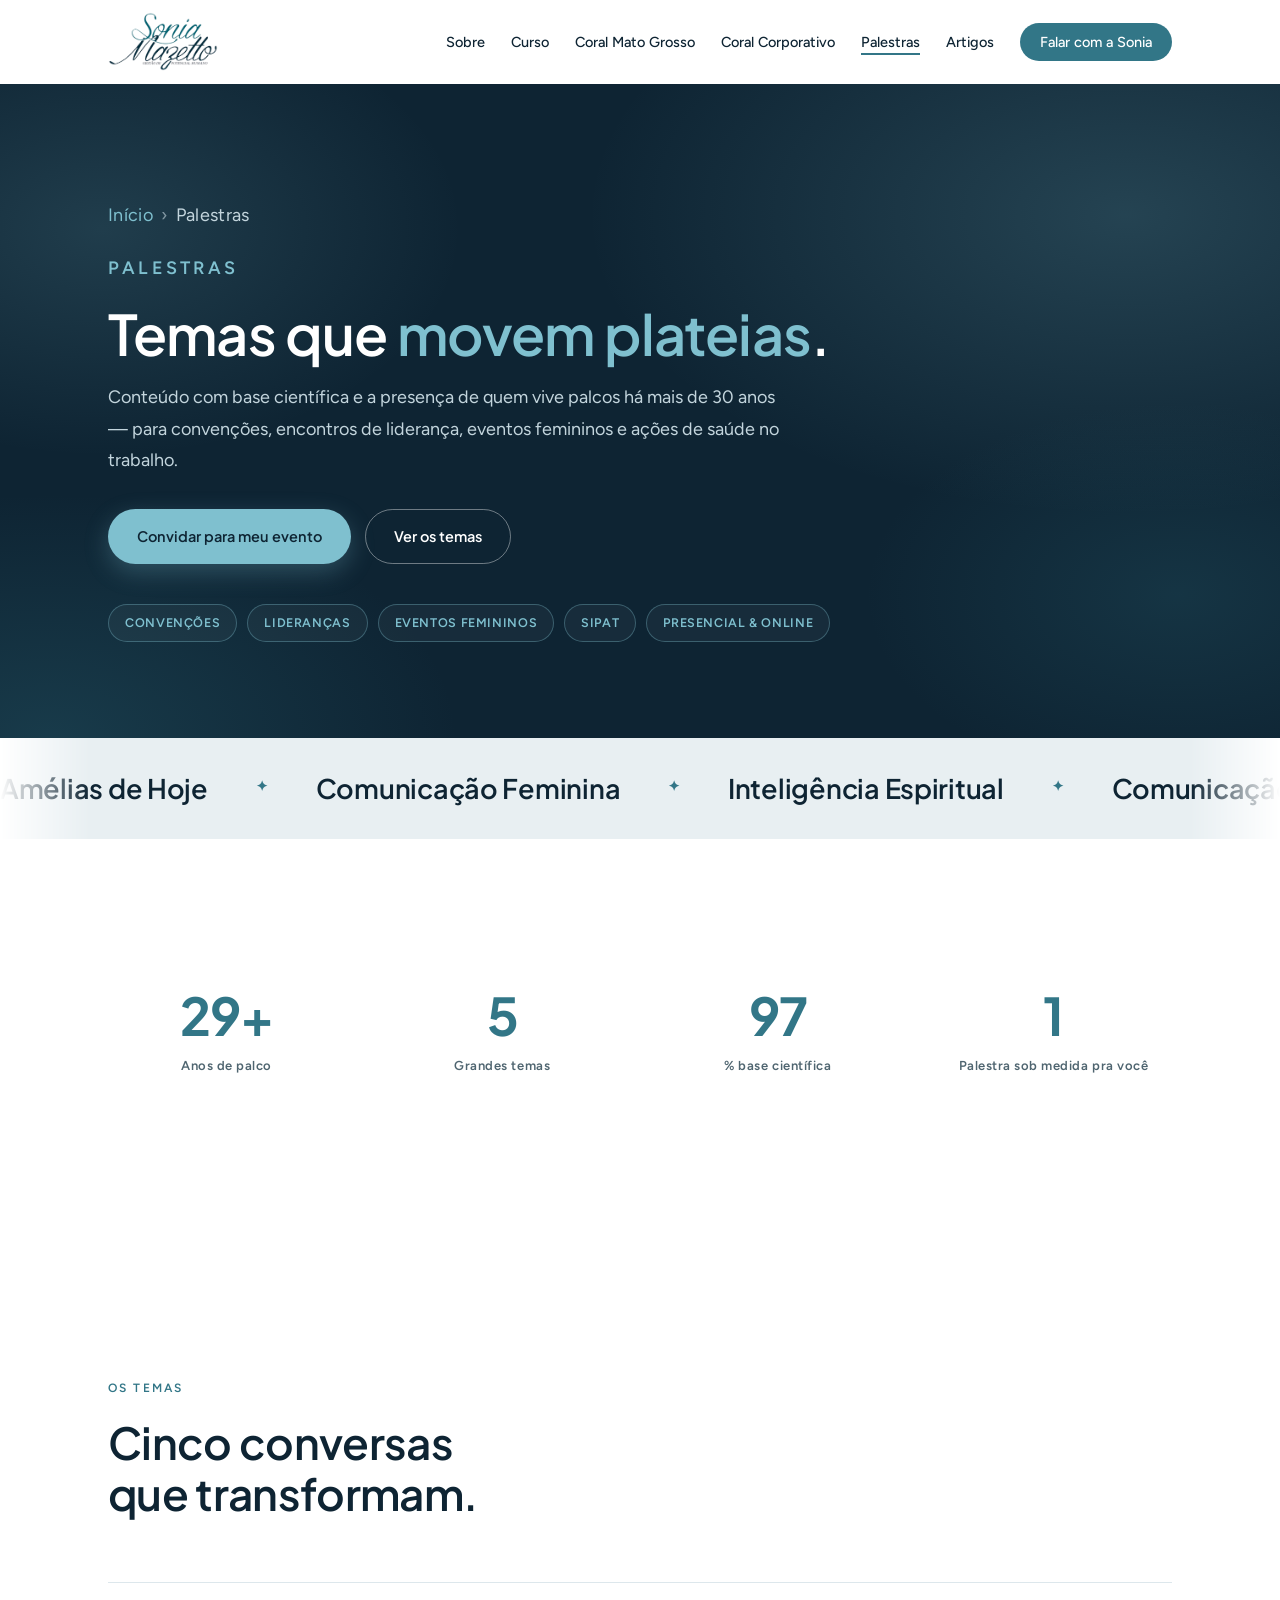
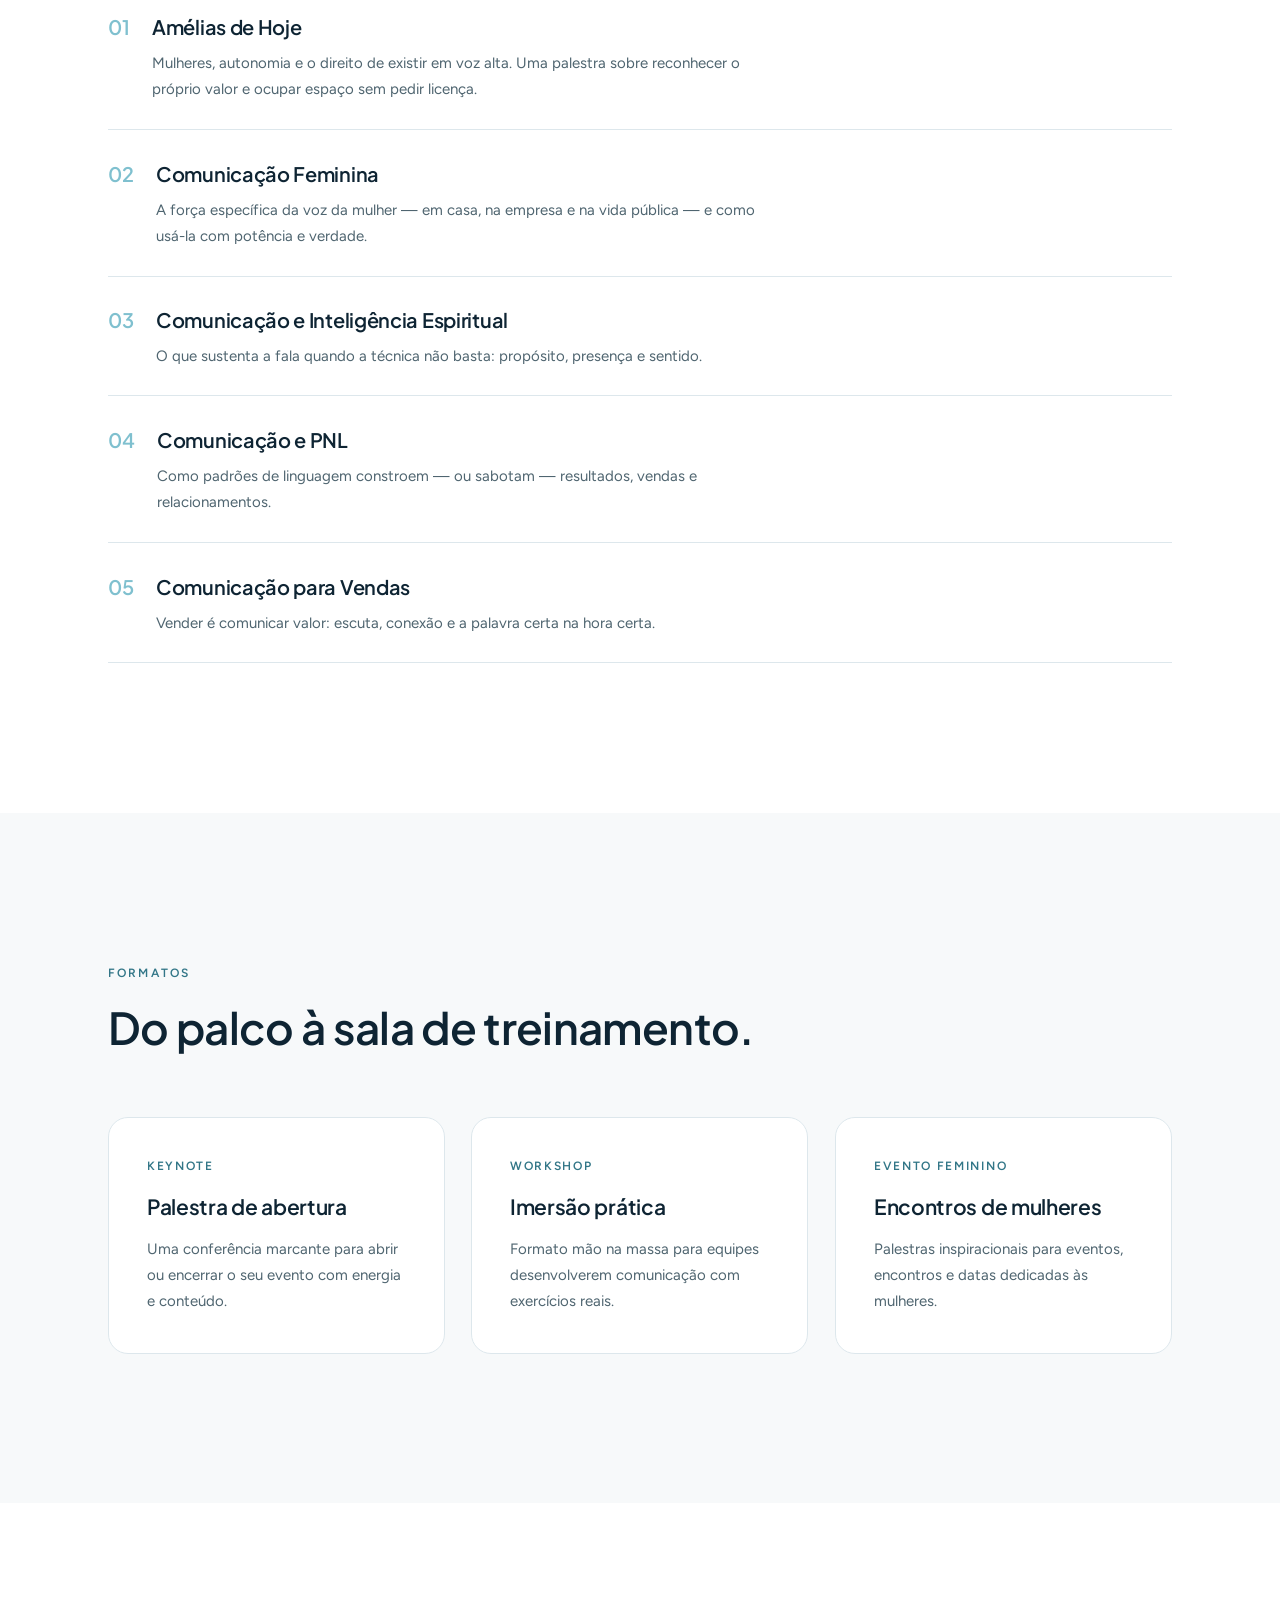
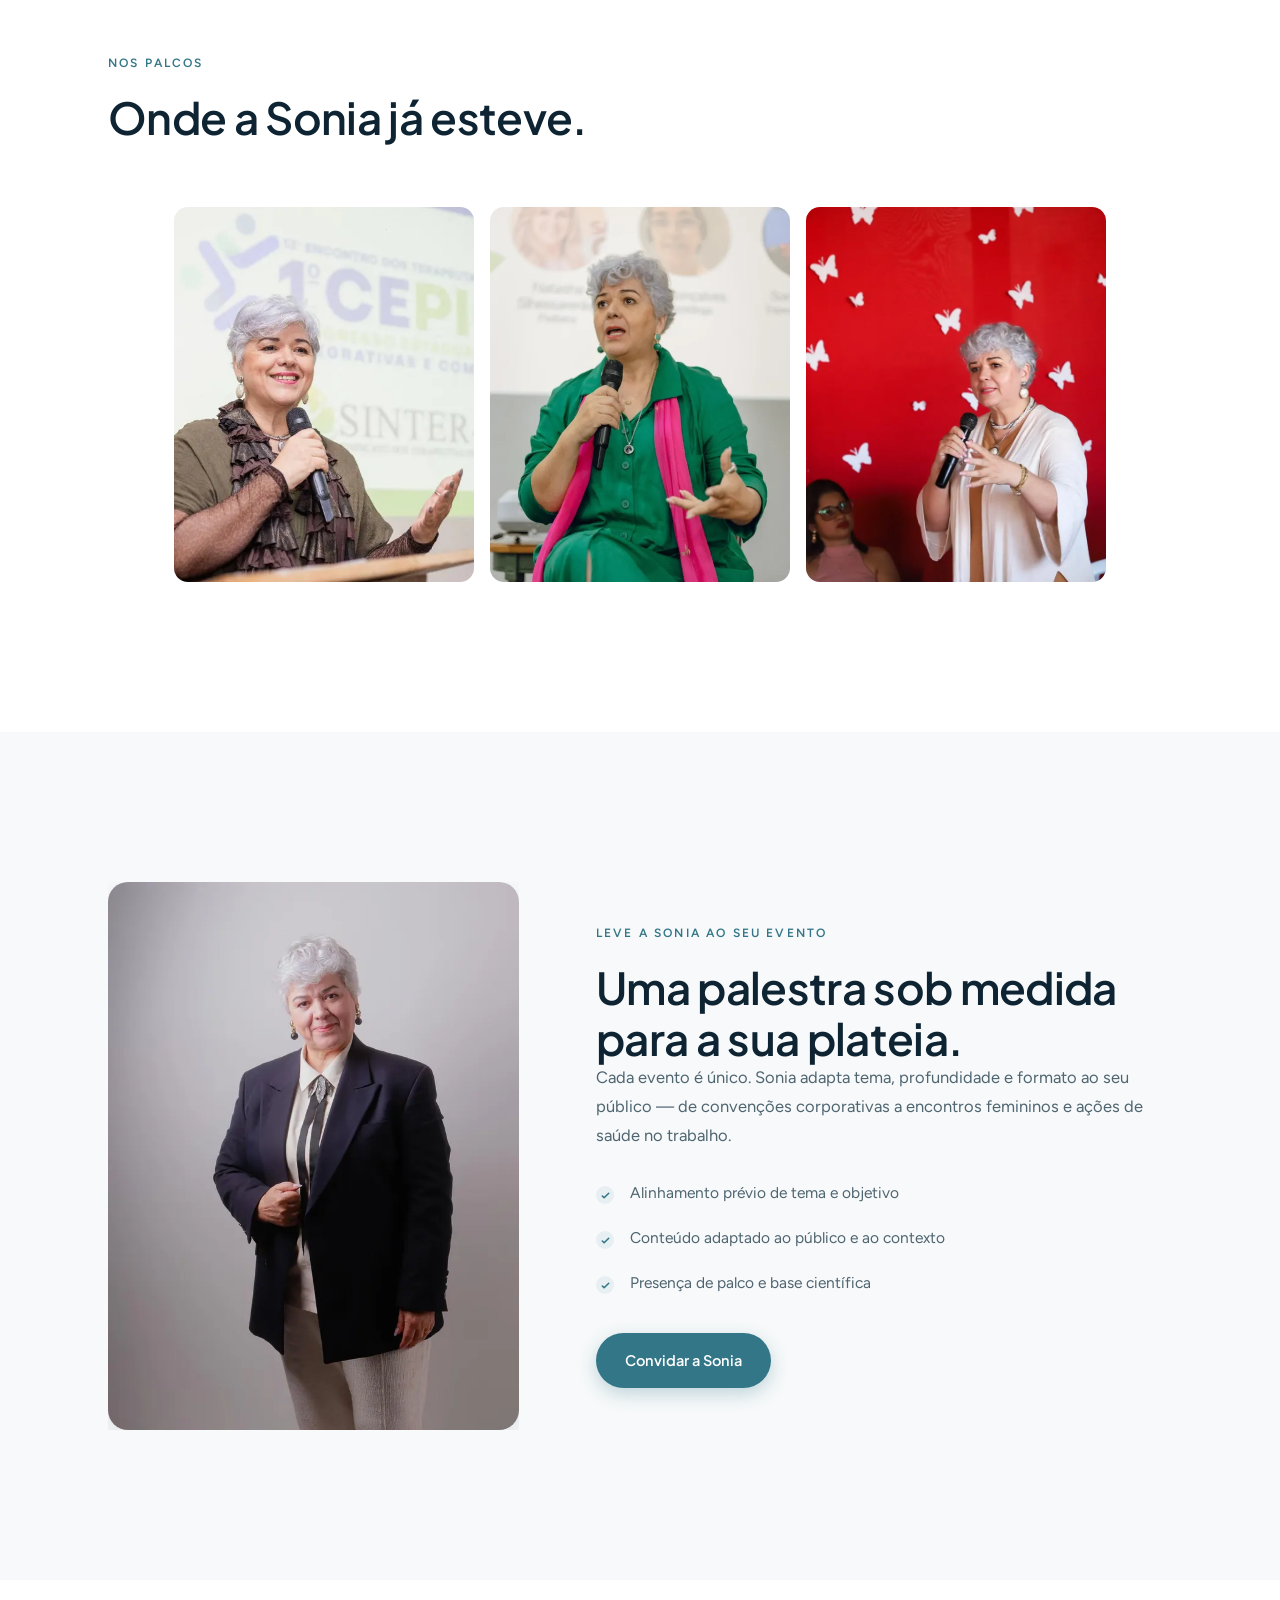
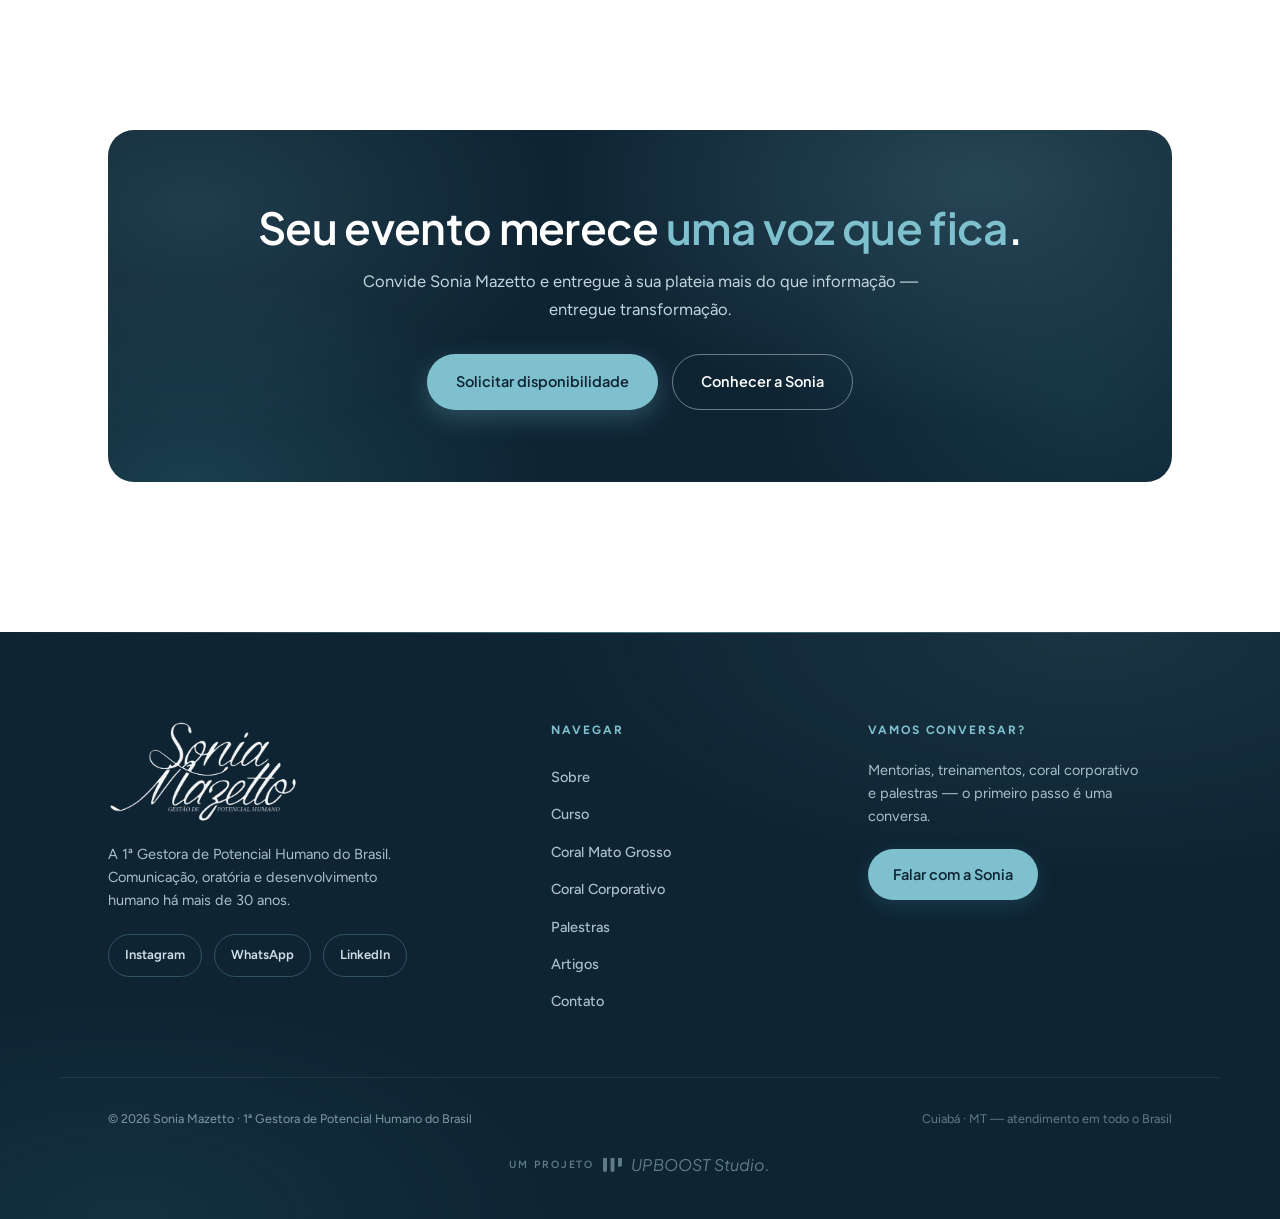
<file: palestras.html>
<!DOCTYPE html>
<html lang="pt-BR">
<head>
  <meta charset="UTF-8">
  <meta name="viewport" content="width=device-width, initial-scale=1.0">
  <title>Palestras — Sonia Mazetto</title>
  <meta name="description" content="Palestras de Sonia Mazetto sobre comunicação, liderança e potencial humano: Amélias de Hoje, Comunicação Feminina, Inteligência Espiritual, PNL e Vendas. Leve a Sonia ao seu evento.">
  <meta name="author" content="Sonia Mazetto">
  <meta name="theme-color" content="#ffffff">
  <link rel="canonical" href="https://soniamazetto.com.br/palestras.html">

  <meta property="og:type" content="website">
  <meta property="og:title" content="Palestras — Sonia Mazetto">
  <meta property="og:description" content="Temas que movem plateias: comunicação, liderança, inteligência espiritual e emocional, PNL e vendas.">
  <meta property="og:image" content="https://soniamazetto.com.br/assets/sonia-palestra-congresso.jpg">
  <meta property="og:locale" content="pt_BR">

  <link rel="icon" type="image/svg+xml" href="assets/favicon.svg">

  <link rel="preconnect" href="https://fonts.googleapis.com">
  <link rel="preconnect" href="https://fonts.gstatic.com" crossorigin>
  <link href="https://fonts.googleapis.com/css2?family=Plus+Jakarta+Sans:wght@500;600;700&family=Figtree:wght@400;500;600&display=swap" rel="stylesheet">
  <link rel="stylesheet" href="css/styles.css">
</head>
<body>

  <header class="site-header" id="topo">
    <div class="header-inner">
      <a href="index.html" class="brand" aria-label="Sonia Mazetto — início">
        <img decoding="async" src="assets/logo.webp" alt="Sonia Mazetto — Gestão de Potencial Humano" width="147" height="80">
      </a>
      <nav class="site-nav" aria-label="Navegação principal">
        <button class="nav-toggle" aria-expanded="false" aria-controls="menu" aria-label="Abrir menu">
          <span></span><span></span><span></span>
        </button>
        <ul id="menu">
          <li><a href="sobre.html">Sobre</a></li>
          <li><a href="oratoria.html">Curso</a></li>
          <li><a href="coral-mato-grosso.html">Coral Mato Grosso</a></li>
          <li><a href="coral.html">Coral Corporativo</a></li>
          <li><a href="palestras.html" aria-current="page">Palestras</a></li>
          <li><a href="artigos.html">Artigos</a></li>
          <li><a href="contato.html" class="nav-cta">Falar com a Sonia</a></li>
        </ul>
      </nav>
    </div>
  </header>

  <main>

    <section class="page-hero">
      <div class="container">
        <p class="breadcrumb"><a href="index.html">Início</a><span>›</span>Palestras</p>
        <p class="eyebrow">Palestras</p>
        <h1>Temas que <span class="grifo">movem plateias</span>.</h1>
        <p class="page-hero-lead">Conteúdo com base científica e a presença de quem vive palcos há mais de 30 anos — para convenções, encontros de liderança, eventos femininos e ações de saúde no trabalho.</p>
        <div class="page-hero-actions">
          <a class="btn btn-primary" href="https://wa.me/556599826370?text=Ol%C3%A1!%20Quero%20convidar%20a%20Sonia%20para%20uma%20palestra." target="_blank" rel="noopener">Convidar para meu evento</a>
          <a class="btn btn-ghost" href="#temas">Ver os temas</a>
        </div>
        <ul class="hero-chips" aria-label="Formatos de evento">
          <li>Convenções</li>
          <li>Lideranças</li>
          <li>Eventos femininos</li>
          <li>SIPAT</li>
          <li>Presencial &amp; online</li>
        </ul>
      </div>
    </section>

    <!-- Faixa animada -->
    <div class="marquee on-soft" aria-hidden="true">
      <div class="marquee-track">
        <span class="marquee-item">Amélias de Hoje</span><span class="marquee-item">Comunicação Feminina</span><span class="marquee-item">Inteligência Espiritual</span><span class="marquee-item">Comunicação e PNL</span><span class="marquee-item">Comunicação para Vendas</span>
        <span class="marquee-item">Amélias de Hoje</span><span class="marquee-item">Comunicação Feminina</span><span class="marquee-item">Inteligência Espiritual</span><span class="marquee-item">Comunicação e PNL</span><span class="marquee-item">Comunicação para Vendas</span>
      </div>
    </div>

    <!-- Números -->
    <section class="section">
      <div class="container">
        <div class="figure-band reveal">
          <div><span class="fb-num">30+</span><span class="fb-label">Anos de palco</span></div>
          <div><span class="fb-num">5</span><span class="fb-label">Grandes temas</span></div>
          <div><span class="fb-num">100</span><span class="fb-label">% base científica</span></div>
          <div><span class="fb-num">1</span><span class="fb-label">Palestra sob medida pra você</span></div>
        </div>
      </div>
    </section>

    <!-- Temas -->
    <section class="section" id="temas">
      <div class="container">
        <header class="section-head reveal">
          <p class="eyebrow">Os temas</p>
          <h2>Cinco conversas que transformam.</h2>
        </header>
        <div class="module-list">
          <article class="module reveal">
            <div><h3>Amélias de Hoje</h3><p>Mulheres, autonomia e o direito de existir em voz alta. Uma palestra sobre reconhecer o próprio valor e ocupar espaço sem pedir licença.</p></div>
          </article>
          <article class="module reveal">
            <div><h3>Comunicação Feminina</h3><p>A força específica da voz da mulher — em casa, na empresa e na vida pública — e como usá-la com potência e verdade.</p></div>
          </article>
          <article class="module reveal">
            <div><h3>Comunicação e Inteligência Espiritual</h3><p>O que sustenta a fala quando a técnica não basta: propósito, presença e sentido.</p></div>
          </article>
          <article class="module reveal">
            <div><h3>Comunicação e PNL</h3><p>Como padrões de linguagem constroem — ou sabotam — resultados, vendas e relacionamentos.</p></div>
          </article>
          <article class="module reveal">
            <div><h3>Comunicação para Vendas</h3><p>Vender é comunicar valor: escuta, conexão e a palavra certa na hora certa.</p></div>
          </article>
        </div>
      </div>
    </section>

    <!-- Formatos -->
    <section class="section section-soft">
      <div class="container">
        <header class="section-head reveal">
          <p class="eyebrow">Formatos</p>
          <h2>Do palco à sala de treinamento.</h2>
        </header>
        <div class="format-grid">
          <article class="format-card reveal">
            <p class="format-tag">Keynote</p>
            <h3>Palestra de abertura</h3>
            <p>Uma conferência marcante para abrir ou encerrar o seu evento com energia e conteúdo.</p>
          </article>
          <article class="format-card reveal" style="--reveal-delay:90ms">
            <p class="format-tag">Workshop</p>
            <h3>Imersão prática</h3>
            <p>Formato mão na massa para equipes desenvolverem comunicação com exercícios reais.</p>
          </article>
          <article class="format-card reveal" style="--reveal-delay:180ms">
            <p class="format-tag">Evento feminino</p>
            <h3>Encontros de mulheres</h3>
            <p>Palestras inspiracionais para eventos, encontros e datas dedicadas às mulheres.</p>
          </article>
        </div>
      </div>
    </section>

    <!-- Nos palcos (galeria) -->
    <section class="section">
      <div class="container">
        <header class="section-head reveal">
          <p class="eyebrow">Nos palcos</p>
          <h2>Onde a Sonia já esteve.</h2>
        </header>
        <div class="gallery">
          <figure class="reveal"><img decoding="async" src="assets/sonia-palestra-congresso.webp" alt="Sonia no 1º CEPICS" width="1280" height="853" loading="lazy"></figure>
          <figure class="reveal" style="--reveal-delay:80ms"><img decoding="async" src="assets/sonia-workshop.webp" alt="Sonia em workshop" width="853" height="1280" loading="lazy"></figure>
          <figure class="reveal" style="--reveal-delay:160ms"><img decoding="async" src="assets/sonia-palestra-amelias.webp" alt="Sonia em palestra para plateia feminina" width="1280" height="1216" loading="lazy"></figure>
        </div>
      </div>
    </section>

    <!-- Leve ao seu evento -->
    <section class="section section-soft">
      <div class="container about-grid">
        <figure class="about-photo reveal reveal-left">
          <img decoding="async" src="assets/sonia-navy.webp" alt="Sonia Mazetto de blazer azul-marinho" width="960" height="1280" loading="lazy">
        </figure>
        <div class="about-copy reveal reveal-right">
          <p class="eyebrow">Leve a Sonia ao seu evento</p>
          <h2>Uma palestra sob medida para a sua plateia.</h2>
          <p>Cada evento é único. Sonia adapta tema, profundidade e formato ao seu público — de convenções corporativas a encontros femininos e ações de saúde no trabalho.</p>
          <ul class="check-list">
            <li>Alinhamento prévio de tema e objetivo</li>
            <li>Conteúdo adaptado ao público e ao contexto</li>
            <li>Presença de palco e base científica</li>
          </ul>
          <div class="contact-actions" style="margin-top:28px">
            <a class="btn btn-primary" href="https://wa.me/556599826370?text=Ol%C3%A1!%20Quero%20convidar%20a%20Sonia%20para%20uma%20palestra." target="_blank" rel="noopener">Convidar a Sonia</a>
          </div>
        </div>
      </div>
    </section>

    <!-- CTA -->
    <section class="section">
      <div class="container">
        <div class="cta-band reveal reveal-scale">
          <h2>Seu evento merece <em>uma voz que fica</em>.</h2>
          <p>Convide Sonia Mazetto e entregue à sua plateia mais do que informação — entregue transformação.</p>
          <div class="cta-actions contact-actions">
            <a class="btn btn-primary" href="contato.html">Solicitar disponibilidade</a>
            <a class="btn btn-ghost" href="sobre.html">Conhecer a Sonia</a>
          </div>
        </div>
      </div>
    </section>

  </main>

  <footer class="site-footer">
    <div class="container footer-grid">
      <div class="footer-brand reveal">
        <img decoding="async" src="assets/logo-light.webp" alt="Sonia Mazetto — Gestão de Potencial Humano" width="190" height="103" loading="lazy">
        <p class="footer-tagline">A 1ª Gestora de Potencial Humano do Brasil. Comunicação, oratória e desenvolvimento humano há mais de 30 anos.</p>
        <div class="footer-social">
          <a href="https://www.instagram.com/soniamazetto" target="_blank" rel="noopener">Instagram</a>
          <a href="https://wa.me/556599826370" target="_blank" rel="noopener">WhatsApp</a>
          <a href="https://www.linkedin.com/in/sonia-mazetto-1ab87527" target="_blank" rel="noopener">LinkedIn</a>
        </div>
      </div>
      <nav class="footer-nav reveal" aria-label="Navegação do rodapé">
        <p class="footer-col-title">Navegar</p>
        <a href="sobre.html">Sobre</a>
        <a href="oratoria.html">Curso</a>
        <a href="coral-mato-grosso.html">Coral Mato Grosso</a>
        <a href="coral.html">Coral Corporativo</a>
        <a href="palestras.html">Palestras</a>
        <a href="artigos.html">Artigos</a>
        <a href="contato.html">Contato</a>
      </nav>
      <div class="footer-cta reveal">
        <p class="footer-col-title">Vamos conversar?</p>
        <p>Mentorias, treinamentos, coral corporativo e palestras — o primeiro passo é uma conversa.</p>
        <a class="btn btn-primary" href="contato.html">Falar com a Sonia</a>
      </div>
    </div>
    <div class="container footer-bottom">
      <p class="footer-legal">© <span id="ano">2026</span> Sonia Mazetto · 1ª Gestora de Potencial Humano do Brasil</p>
      <p class="footer-made">Cuiabá · MT — atendimento em todo o Brasil</p>
    </div>
  
    <div class="container footer-studio">
      <a class="upb-sign" href="https://upbooststudio.com.br" target="_blank" rel="noopener"
         aria-label="Site criado e mantido pela UPBOOST Studio">
        <span class="upb-pre">um projeto</span>
        <svg class="upb-mark" viewBox="0 0 270 200" aria-hidden="true">
          <path d="M0 0H56V172Q56 200 28 200Q0 200 0 172Z"/>
          <path d="M107 0H163V172Q163 200 135 200Q107 200 107 172Z"/>
          <path d="M214 0H270V97Q270 125 242 125H214Z"/>
        </svg>
        <span class="upb-name">UPBOOST Studio.</span>
      </a>
    </div>
  </footer>

  <script src="js/main.js" defer></script>
</body>
</html>
</file>
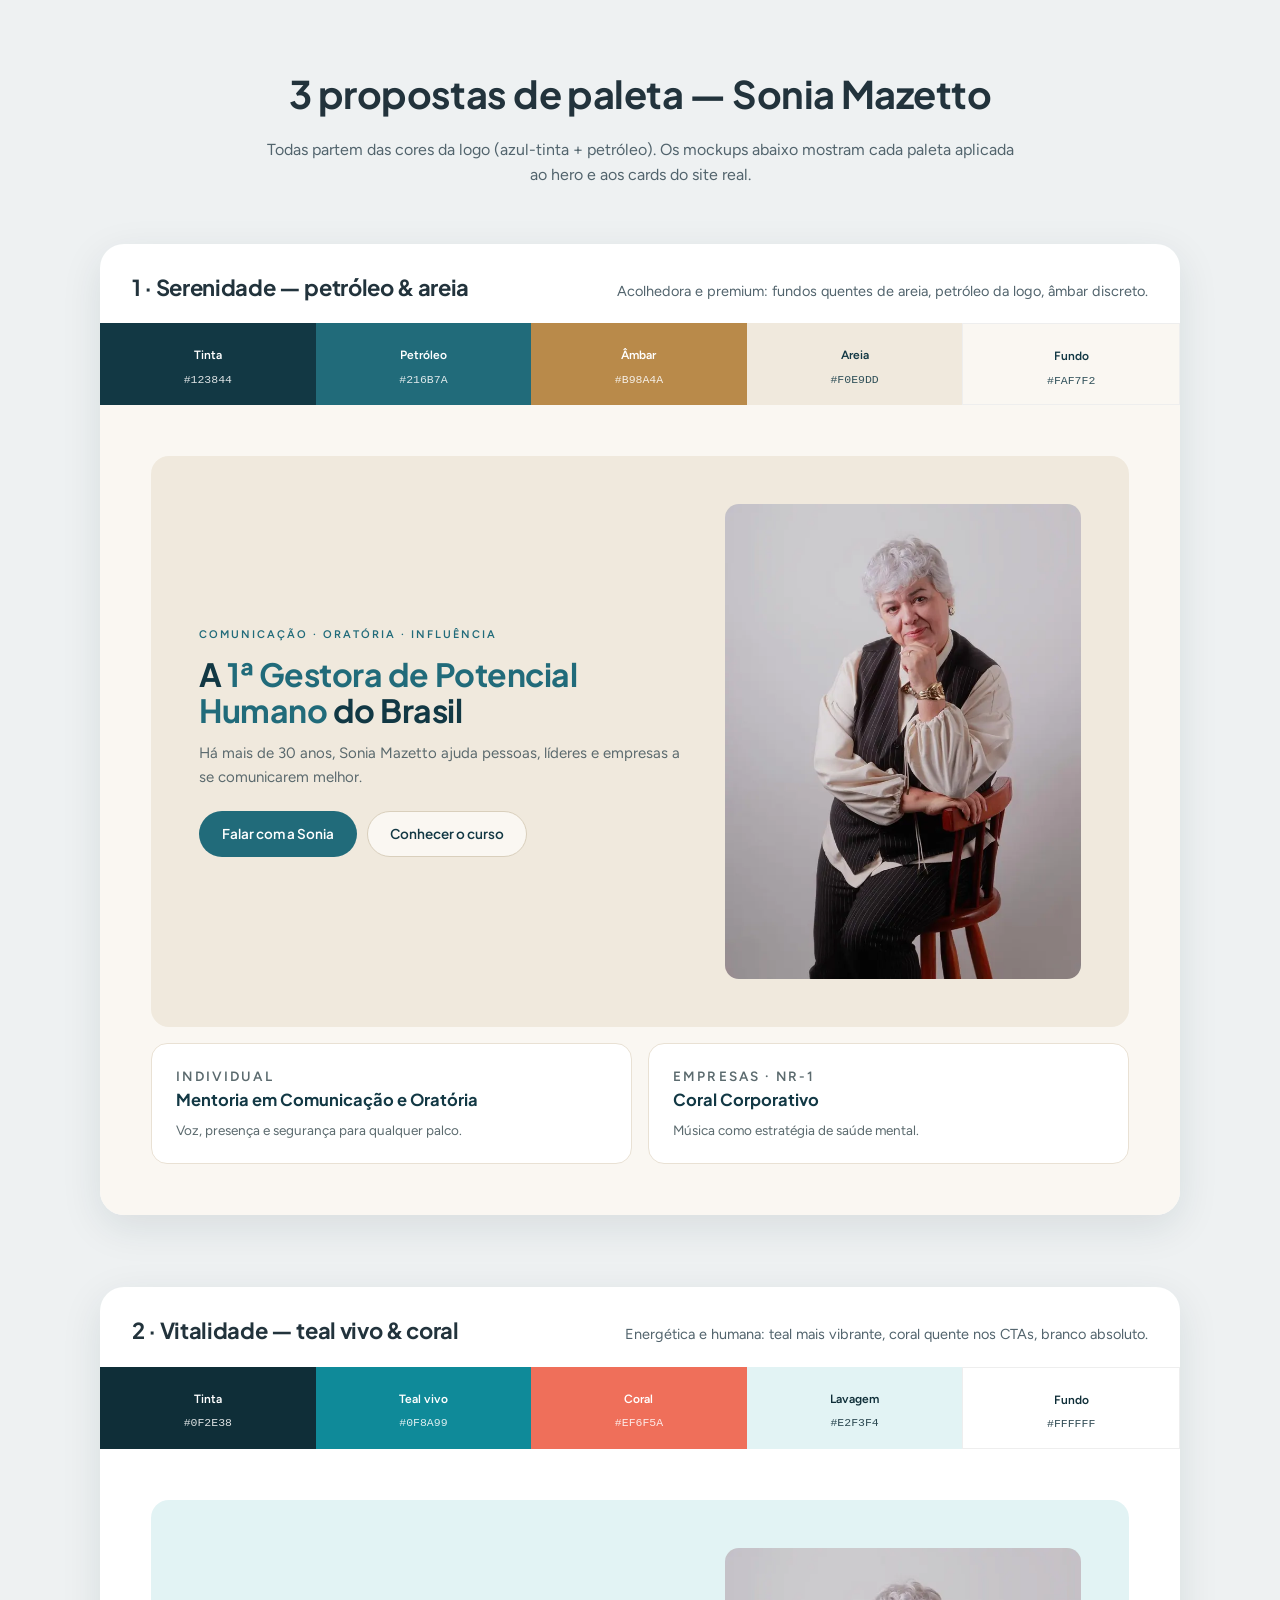
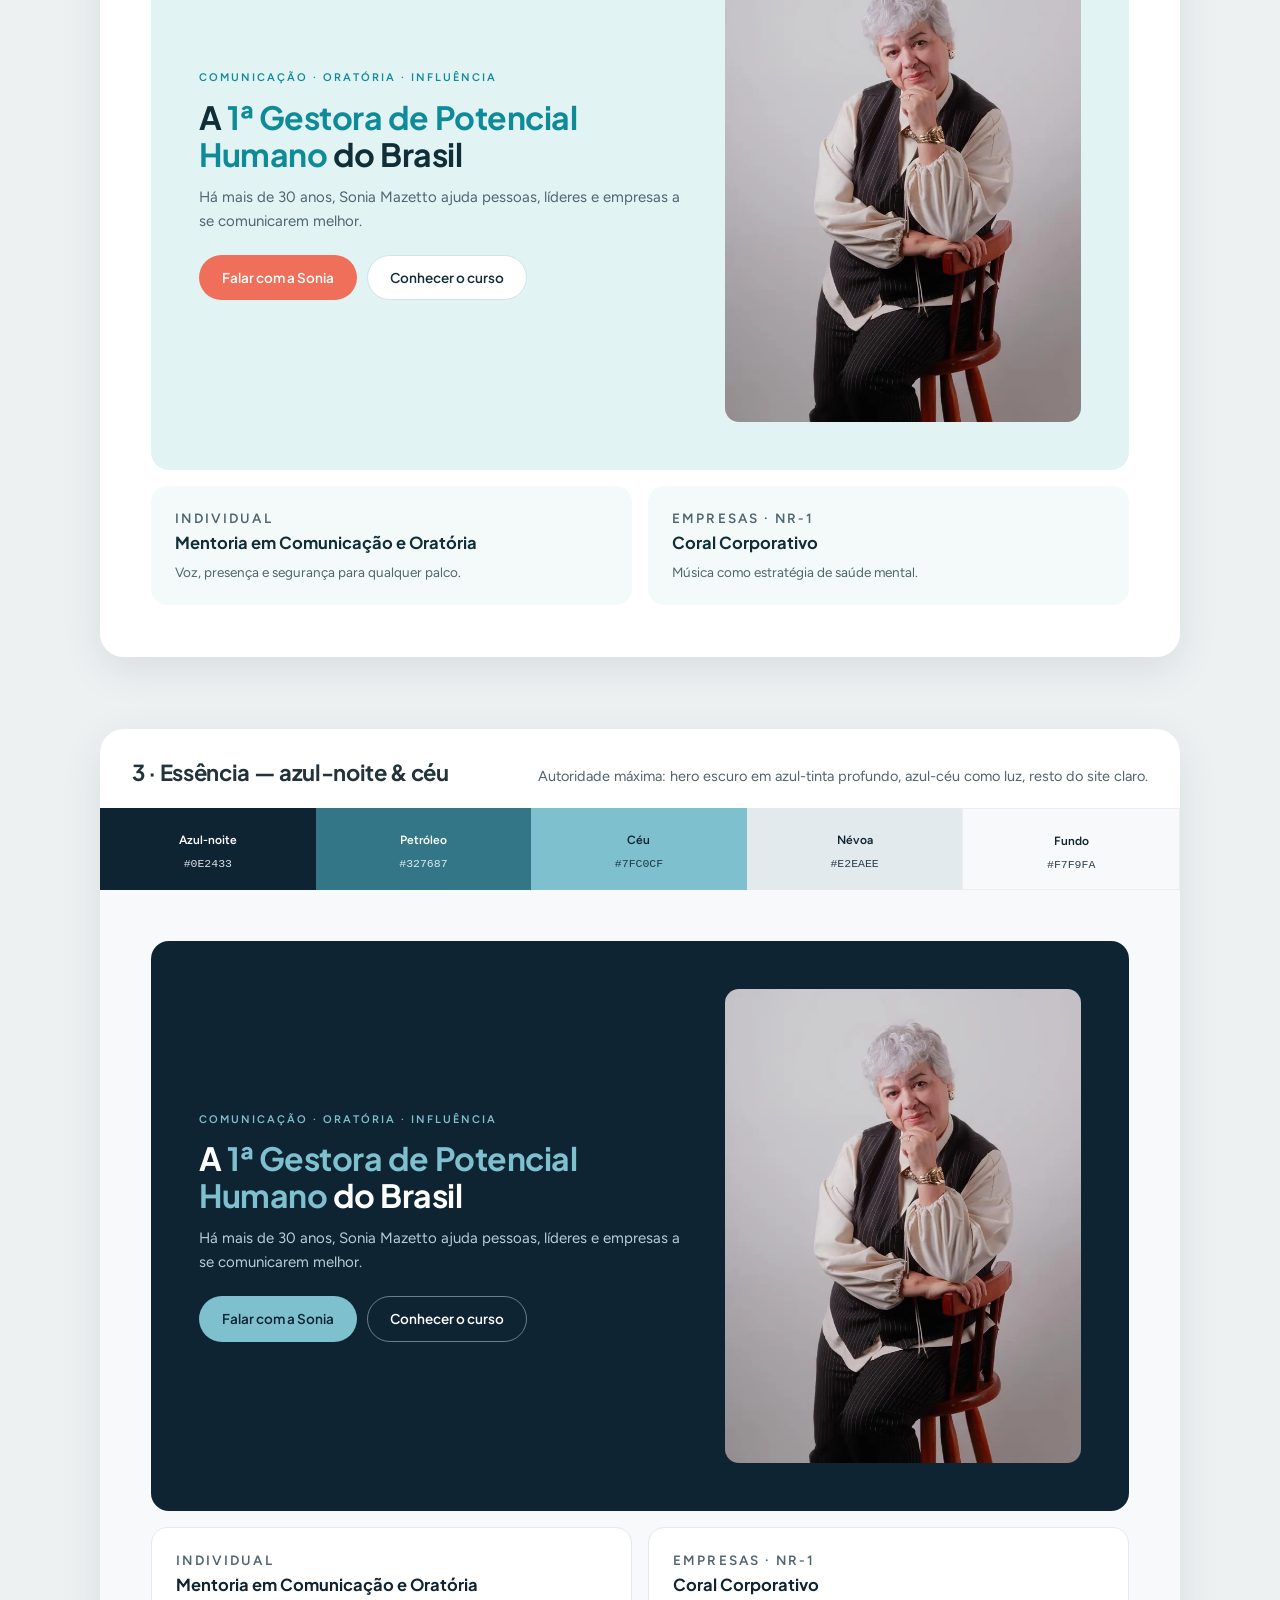
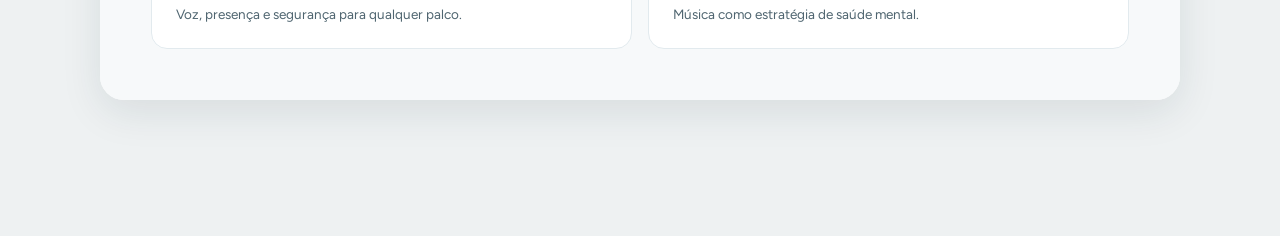
<file: paletas.html>
<!DOCTYPE html>
<html lang="pt-BR">
<head>
  <meta charset="UTF-8">
  <meta name="viewport" content="width=device-width, initial-scale=1.0">
  <title>Propostas de Paleta — Sonia Mazetto</title>
  <meta name="robots" content="noindex">
  <link rel="icon" type="image/svg+xml" href="assets/favicon.svg">
  <link rel="preconnect" href="https://fonts.googleapis.com">
  <link rel="preconnect" href="https://fonts.gstatic.com" crossorigin>
  <link href="https://fonts.googleapis.com/css2?family=Plus+Jakarta+Sans:wght@500;600;700&family=Figtree:wght@400;500;600&display=swap" rel="stylesheet">
  <style>
    * { box-sizing: border-box; }
    body {
      margin: 0;
      font-family: "Figtree", sans-serif;
      background: #eef1f2;
      color: #22333c;
      line-height: 1.6;
      padding: clamp(24px, 5vw, 64px) clamp(16px, 4vw, 48px);
    }
    h1, h2, h3 { font-family: "Plus Jakarta Sans", sans-serif; margin: 0; letter-spacing: -0.015em; }
    .intro { max-width: 760px; margin: 0 auto clamp(36px, 5vw, 56px); text-align: center; }
    .intro h1 { font-size: clamp(26px, 3.5vw, 38px); margin-bottom: 12px; }
    .intro p { color: #52646d; margin: 0; }

    .palette {
      max-width: 1080px;
      margin: 0 auto clamp(40px, 6vw, 72px);
      background: #fff;
      border-radius: 24px;
      overflow: hidden;
      box-shadow: 0 12px 40px rgba(22, 51, 62, 0.1);
    }
    .palette-head {
      display: flex;
      flex-wrap: wrap;
      align-items: baseline;
      justify-content: space-between;
      gap: 8px;
      padding: 26px 32px 18px;
    }
    .palette-head h2 { font-size: 22px; }
    .palette-head p { margin: 0; font-size: 14.5px; color: #52646d; }

    .swatches { display: flex; }
    .swatch { flex: 1; padding: 18px 10px 14px; text-align: center; }
    .swatch code { display: block; font-size: 11.5px; opacity: 0.85; margin-top: 4px; }
    .swatch span { font-size: 12px; font-weight: 600; }

    /* mini-mockup */
    .mock { padding: clamp(28px, 4vw, 52px); }
    .mock-hero {
      border-radius: 18px;
      padding: clamp(28px, 4vw, 48px);
      display: grid;
      grid-template-columns: 1.4fr 1fr;
      gap: 28px;
      align-items: center;
    }
    .mock-hero img { width: 100%; border-radius: 14px; display: block; }
    .mock-eyebrow {
      font-size: 11px; font-weight: 600; letter-spacing: 0.18em;
      text-transform: uppercase; margin: 0 0 12px;
    }
    .mock-hero h3 { font-size: clamp(22px, 2.8vw, 32px); line-height: 1.15; margin-bottom: 12px; }
    .mock-hero p.lead { font-size: 15px; margin: 0 0 22px; }
    .mock-actions { display: flex; flex-wrap: wrap; gap: 10px; }
    .mock-btn {
      display: inline-block; padding: 11px 22px; border-radius: 999px;
      font-family: "Plus Jakarta Sans", sans-serif; font-size: 13.5px; font-weight: 600;
      border: 1.5px solid transparent;
    }
    .mock-cards { display: grid; grid-template-columns: 1fr 1fr; gap: 16px; margin-top: 16px; }
    .mock-card { border-radius: 16px; padding: 22px 24px; }
    .mock-kicker {
      font-size: 10.5px; font-weight: 600; letter-spacing: 0.16em;
      text-transform: uppercase; margin: 0 0 8px;
    }
    .mock-card h4 { font-family: "Plus Jakarta Sans", sans-serif; font-size: 16.5px; margin: 0 0 6px; }
    .mock-card p { font-size: 13.5px; margin: 0; }

    @media (max-width: 720px) {
      .mock-hero { grid-template-columns: 1fr; }
      .mock-cards { grid-template-columns: 1fr; }
      .swatch code { font-size: 10px; }
    }

    /* =============== OPÇÃO 1 — Serenidade =============== */
    .p1 .mock { background: #faf7f2; }
    .p1 .mock-hero { background: #f0e9dd; }
    .p1 .mock-eyebrow { color: #216b7a; }
    .p1 .mock-hero h3 { color: #123844; }
    .p1 .mock-hero h3 em { color: #216b7a; font-style: normal; }
    .p1 .mock-hero p.lead { color: #5b6a6e; }
    .p1 .btn-a { background: #216b7a; color: #fff; }
    .p1 .btn-b { border-color: #d9cfbc; color: #123844; background: #faf7f2; }
    .p1 .mock-card { background: #fff; border: 1px solid #e9e1d4; }
    .p1 .mock-kicker { color: #b98a4a; }
    .p1 .mock-card h4 { color: #123844; }
    .p1 .mock-card p { color: #5b6a6e; }

    /* =============== OPÇÃO 2 — Vitalidade =============== */
    .p2 .mock { background: #ffffff; }
    .p2 .mock-hero { background: #e2f3f4; }
    .p2 .mock-eyebrow { color: #0f8a99; }
    .p2 .mock-hero h3 { color: #0f2e38; }
    .p2 .mock-hero h3 em { color: #0f8a99; font-style: normal; }
    .p2 .mock-hero p.lead { color: #4f6570; }
    .p2 .btn-a { background: #ef6f5a; color: #fff; }
    .p2 .btn-b { border-color: #cde5e8; color: #0f2e38; background: #fff; }
    .p2 .mock-card { background: #f4fafa; }
    .p2 .mock-kicker { color: #ef6f5a; }
    .p2 .mock-card h4 { color: #0f2e38; }
    .p2 .mock-card p { color: #4f6570; }

    /* =============== OPÇÃO 3 — Essência =============== */
    .p3 .mock { background: #f7f9fa; }
    .p3 .mock-hero { background: #0e2433; }
    .p3 .mock-eyebrow { color: #7fc0cf; }
    .p3 .mock-hero h3 { color: #ffffff; }
    .p3 .mock-hero h3 em { color: #7fc0cf; font-style: normal; }
    .p3 .mock-hero p.lead { color: #b9cdd6; }
    .p3 .btn-a { background: #7fc0cf; color: #0e2433; }
    .p3 .btn-b { border-color: rgba(255,255,255,0.4); color: #fff; }
    .p3 .mock-card { background: #ffffff; border: 1px solid #e2eaee; }
    .p3 .mock-kicker { color: #327687; }
    .p3 .mock-card h4 { color: #0e2433; }
    .p3 .mock-card p { color: #4f6570; }
  </style>
</head>
<body>

  <div class="intro">
    <h1>3 propostas de paleta — Sonia Mazetto</h1>
    <p>Todas partem das cores da logo (azul-tinta + petróleo). Os mockups abaixo mostram cada paleta aplicada ao hero e aos cards do site real.</p>
  </div>

  <!-- ================= OPÇÃO 1 ================= -->
  <section class="palette p1">
    <div class="palette-head">
      <h2>1 · Serenidade — petróleo &amp; areia</h2>
      <p>Acolhedora e premium: fundos quentes de areia, petróleo da logo, âmbar discreto.</p>
    </div>
    <div class="swatches">
      <div class="swatch" style="background:#123844;color:#fff"><span>Tinta</span><code>#123844</code></div>
      <div class="swatch" style="background:#216b7a;color:#fff"><span>Petróleo</span><code>#216B7A</code></div>
      <div class="swatch" style="background:#b98a4a;color:#fff"><span>Âmbar</span><code>#B98A4A</code></div>
      <div class="swatch" style="background:#f0e9dd;color:#123844"><span>Areia</span><code>#F0E9DD</code></div>
      <div class="swatch" style="background:#faf7f2;color:#123844;border:1px solid #eee"><span>Fundo</span><code>#FAF7F2</code></div>
    </div>
    <div class="mock">
      <div class="mock-hero">
        <div>
          <p class="mock-eyebrow">Comunicação · Oratória · Influência</p>
          <h3>A <em>1ª Gestora de Potencial Humano</em> do Brasil</h3>
          <p class="lead">Há mais de 30 anos, Sonia Mazetto ajuda pessoas, líderes e empresas a se comunicarem melhor.</p>
          <div class="mock-actions">
            <span class="mock-btn btn-a">Falar com a Sonia</span>
            <span class="mock-btn btn-b">Conhecer o curso</span>
          </div>
        </div>
        <img decoding="async" src="assets/sonia-sobre.webp" alt="Sonia Mazetto">
      </div>
      <div class="mock-cards">
        <div class="mock-card">
          <p class="mock-kicker">Individual</p>
          <h4>Mentoria em Comunicação e Oratória</h4>
          <p>Voz, presença e segurança para qualquer palco.</p>
        </div>
        <div class="mock-card">
          <p class="mock-kicker">Empresas · NR-1</p>
          <h4>Coral Corporativo</h4>
          <p>Música como estratégia de saúde mental.</p>
        </div>
      </div>
    </div>
  </section>

  <!-- ================= OPÇÃO 2 ================= -->
  <section class="palette p2">
    <div class="palette-head">
      <h2>2 · Vitalidade — teal vivo &amp; coral</h2>
      <p>Energética e humana: teal mais vibrante, coral quente nos CTAs, branco absoluto.</p>
    </div>
    <div class="swatches">
      <div class="swatch" style="background:#0f2e38;color:#fff"><span>Tinta</span><code>#0F2E38</code></div>
      <div class="swatch" style="background:#0f8a99;color:#fff"><span>Teal vivo</span><code>#0F8A99</code></div>
      <div class="swatch" style="background:#ef6f5a;color:#fff"><span>Coral</span><code>#EF6F5A</code></div>
      <div class="swatch" style="background:#e2f3f4;color:#0f2e38"><span>Lavagem</span><code>#E2F3F4</code></div>
      <div class="swatch" style="background:#ffffff;color:#0f2e38;border:1px solid #eee"><span>Fundo</span><code>#FFFFFF</code></div>
    </div>
    <div class="mock">
      <div class="mock-hero">
        <div>
          <p class="mock-eyebrow">Comunicação · Oratória · Influência</p>
          <h3>A <em>1ª Gestora de Potencial Humano</em> do Brasil</h3>
          <p class="lead">Há mais de 30 anos, Sonia Mazetto ajuda pessoas, líderes e empresas a se comunicarem melhor.</p>
          <div class="mock-actions">
            <span class="mock-btn btn-a">Falar com a Sonia</span>
            <span class="mock-btn btn-b">Conhecer o curso</span>
          </div>
        </div>
        <img decoding="async" src="assets/sonia-sobre.webp" alt="Sonia Mazetto">
      </div>
      <div class="mock-cards">
        <div class="mock-card">
          <p class="mock-kicker">Individual</p>
          <h4>Mentoria em Comunicação e Oratória</h4>
          <p>Voz, presença e segurança para qualquer palco.</p>
        </div>
        <div class="mock-card">
          <p class="mock-kicker">Empresas · NR-1</p>
          <h4>Coral Corporativo</h4>
          <p>Música como estratégia de saúde mental.</p>
        </div>
      </div>
    </div>
  </section>

  <!-- ================= OPÇÃO 3 ================= -->
  <section class="palette p3">
    <div class="palette-head">
      <h2>3 · Essência — azul-noite &amp; céu</h2>
      <p>Autoridade máxima: hero escuro em azul-tinta profundo, azul-céu como luz, resto do site claro.</p>
    </div>
    <div class="swatches">
      <div class="swatch" style="background:#0e2433;color:#fff"><span>Azul-noite</span><code>#0E2433</code></div>
      <div class="swatch" style="background:#327687;color:#fff"><span>Petróleo</span><code>#327687</code></div>
      <div class="swatch" style="background:#7fc0cf;color:#0e2433"><span>Céu</span><code>#7FC0CF</code></div>
      <div class="swatch" style="background:#e2eaee;color:#0e2433"><span>Névoa</span><code>#E2EAEE</code></div>
      <div class="swatch" style="background:#f7f9fa;color:#0e2433;border:1px solid #eee"><span>Fundo</span><code>#F7F9FA</code></div>
    </div>
    <div class="mock">
      <div class="mock-hero">
        <div>
          <p class="mock-eyebrow">Comunicação · Oratória · Influência</p>
          <h3>A <em>1ª Gestora de Potencial Humano</em> do Brasil</h3>
          <p class="lead">Há mais de 30 anos, Sonia Mazetto ajuda pessoas, líderes e empresas a se comunicarem melhor.</p>
          <div class="mock-actions">
            <span class="mock-btn btn-a">Falar com a Sonia</span>
            <span class="mock-btn btn-b">Conhecer o curso</span>
          </div>
        </div>
        <img decoding="async" src="assets/sonia-sobre.webp" alt="Sonia Mazetto">
      </div>
      <div class="mock-cards">
        <div class="mock-card">
          <p class="mock-kicker">Individual</p>
          <h4>Mentoria em Comunicação e Oratória</h4>
          <p>Voz, presença e segurança para qualquer palco.</p>
        </div>
        <div class="mock-card">
          <p class="mock-kicker">Empresas · NR-1</p>
          <h4>Coral Corporativo</h4>
          <p>Música como estratégia de saúde mental.</p>
        </div>
      </div>
    </div>
  </section>

</body>
</html>
</file>
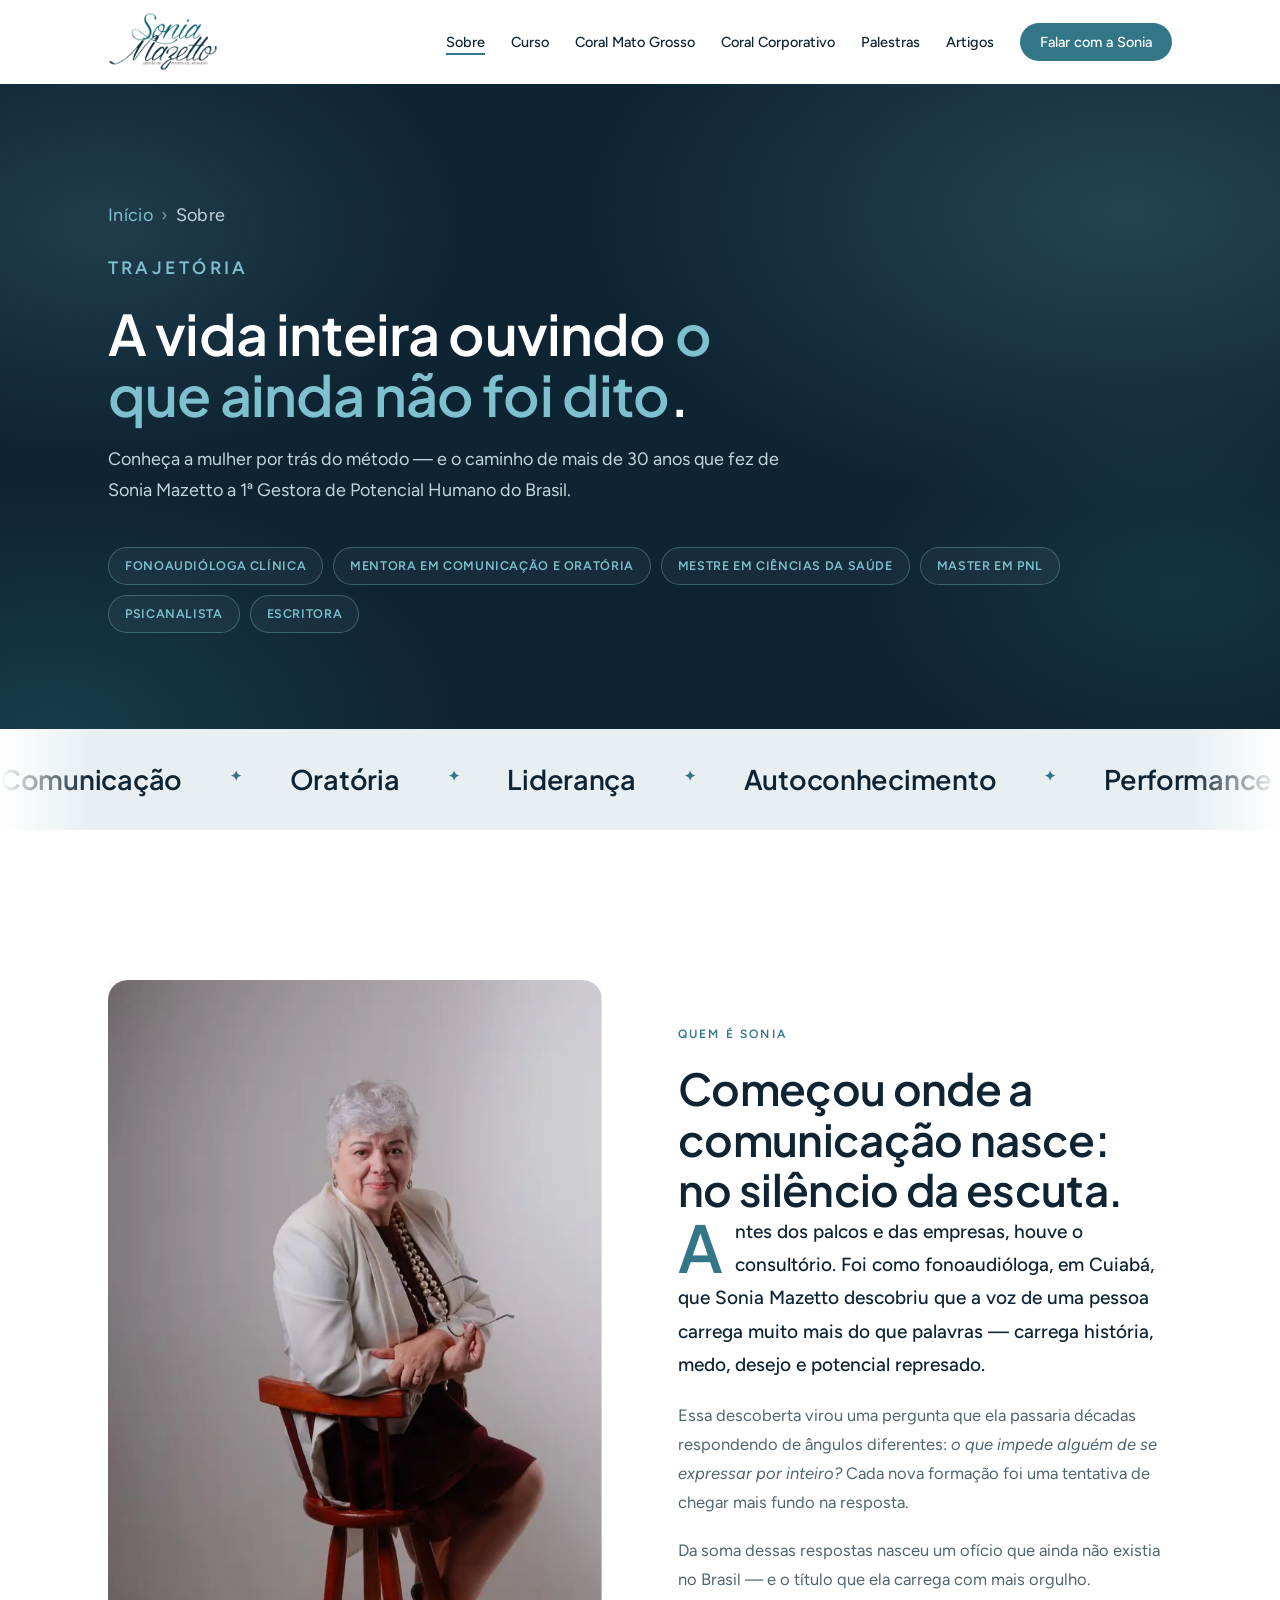
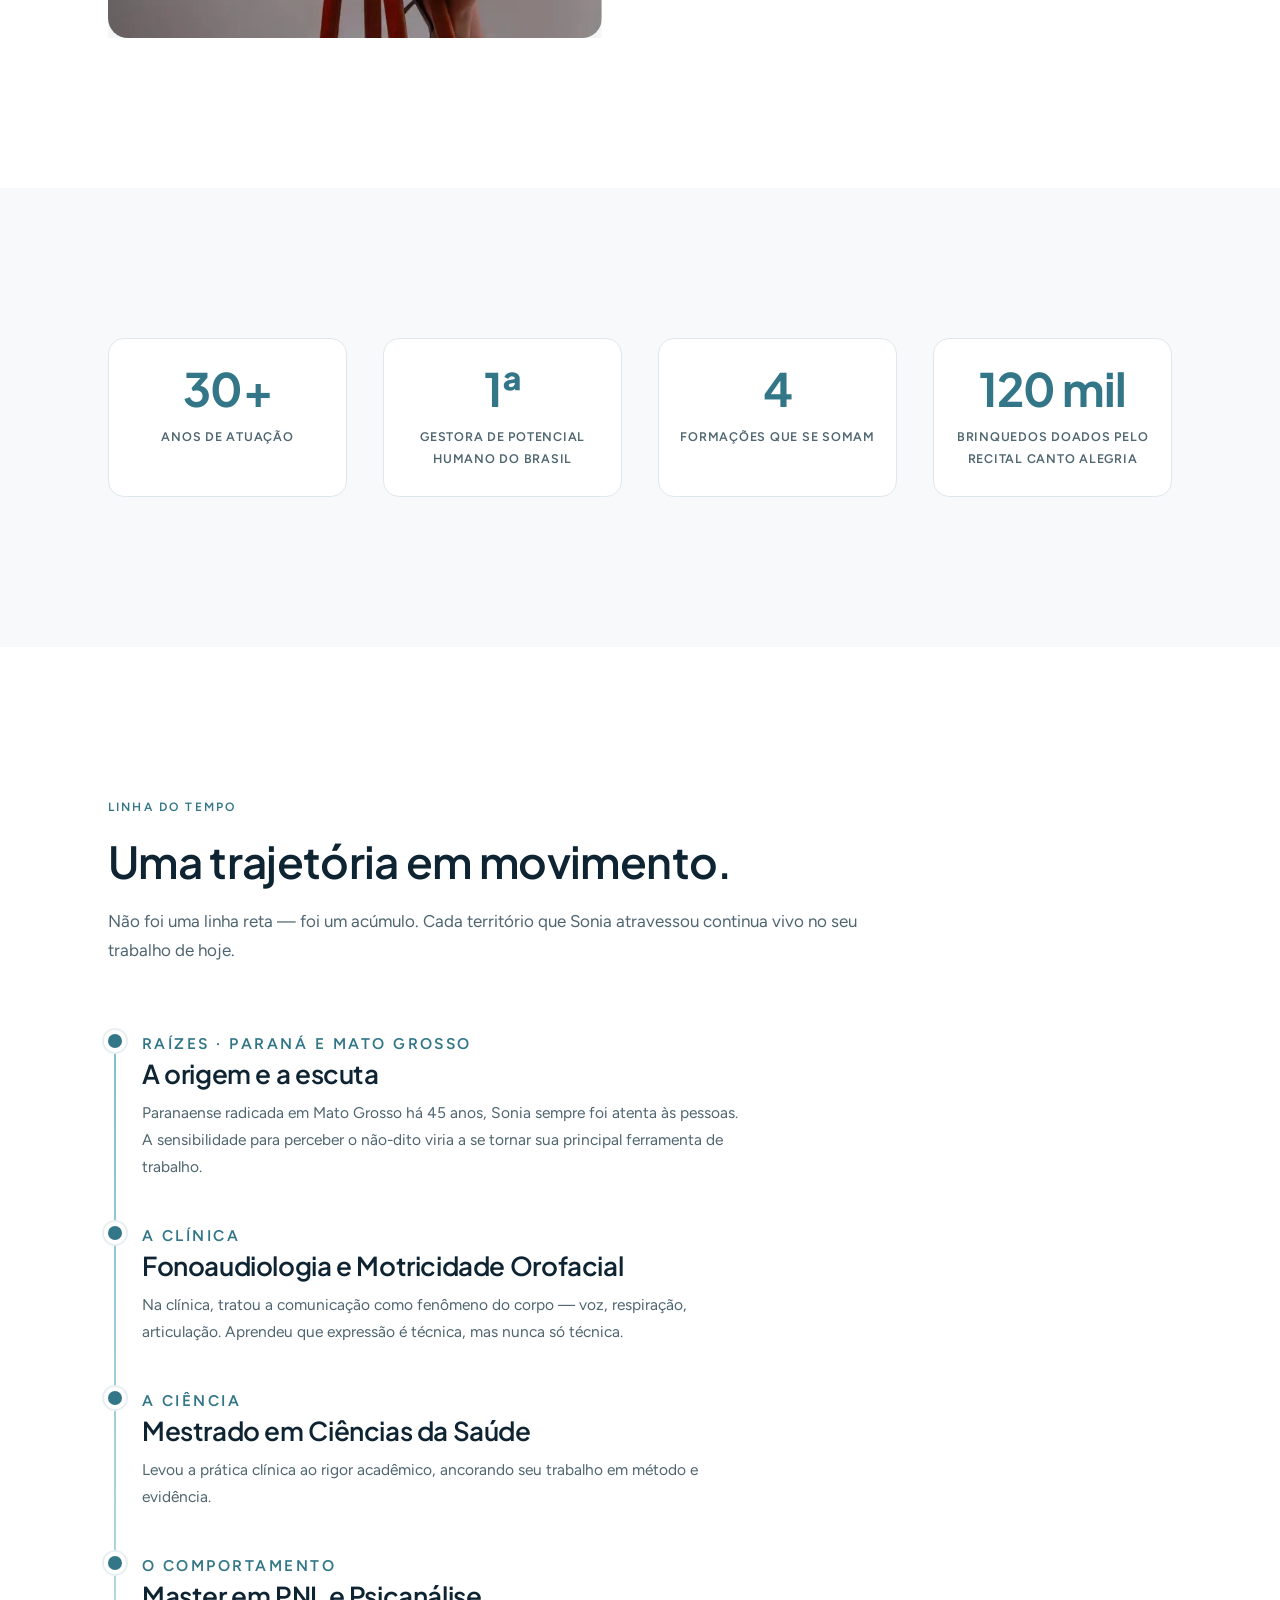
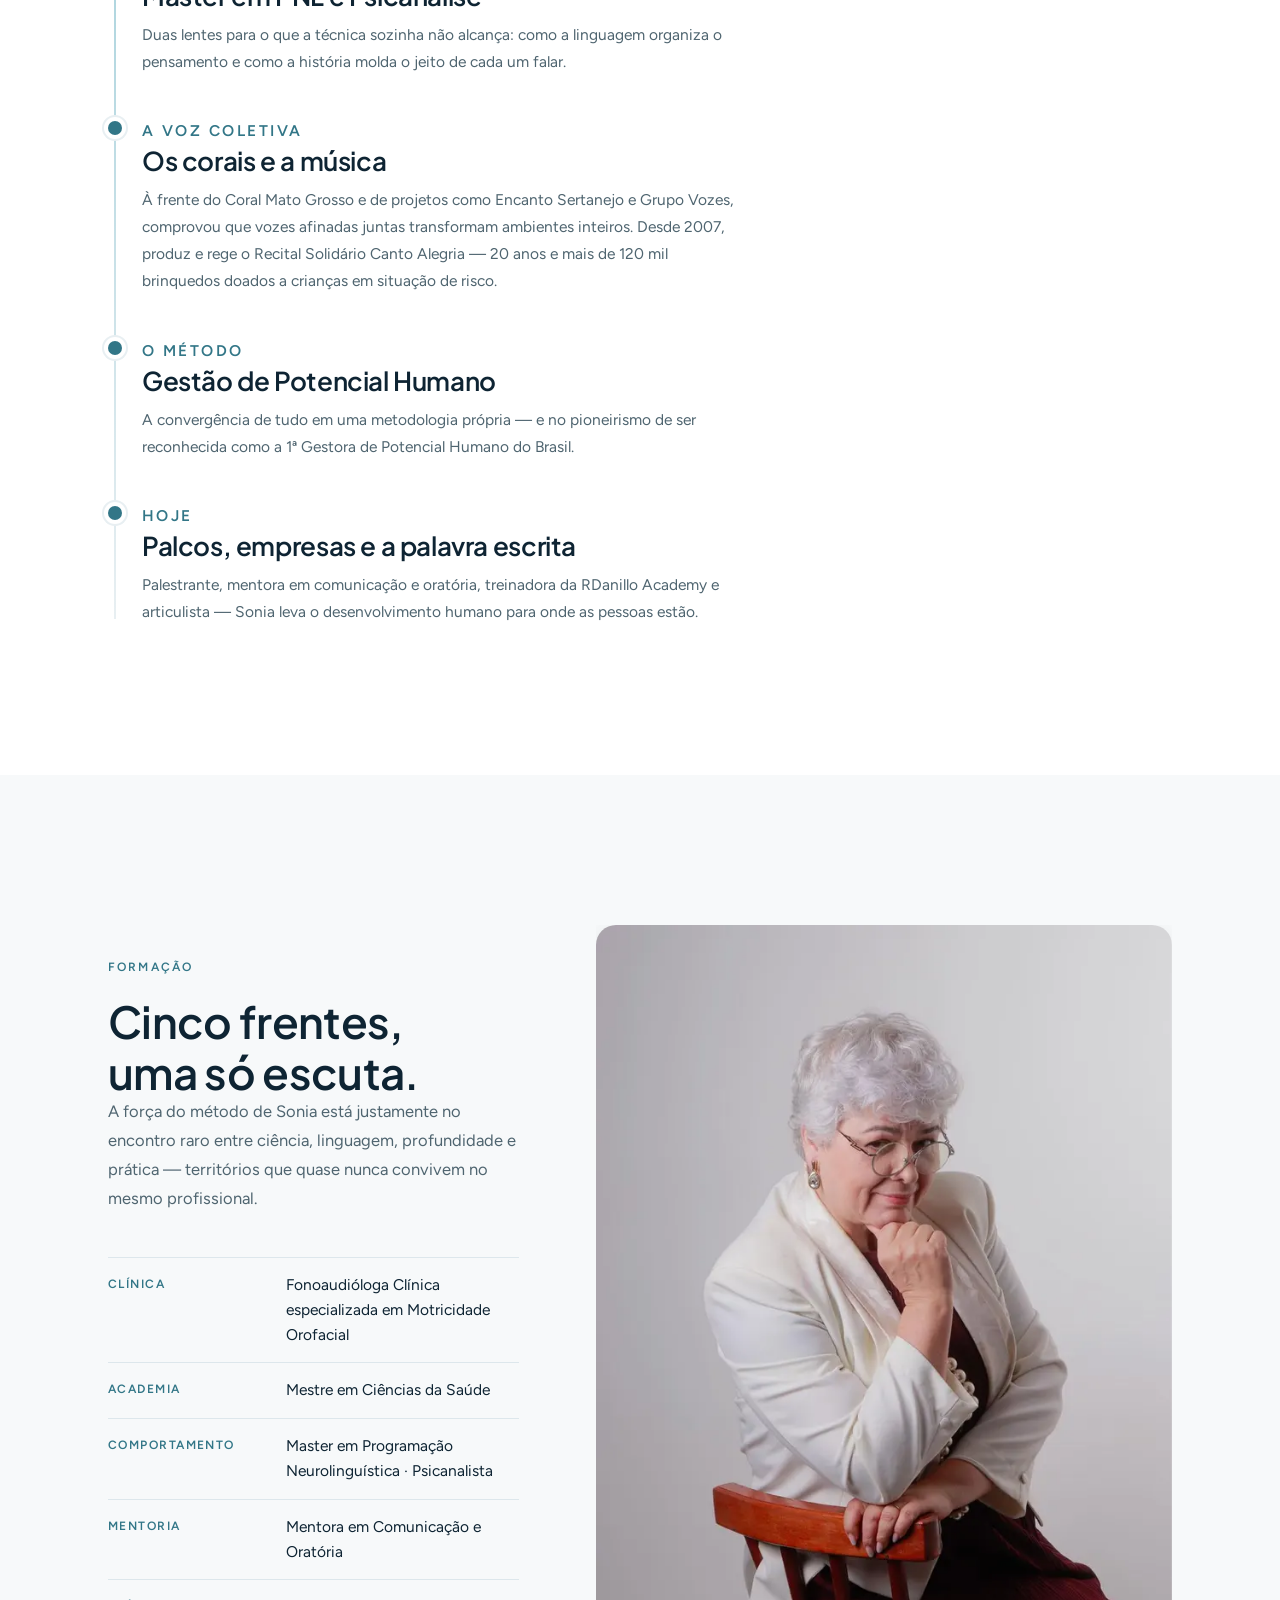
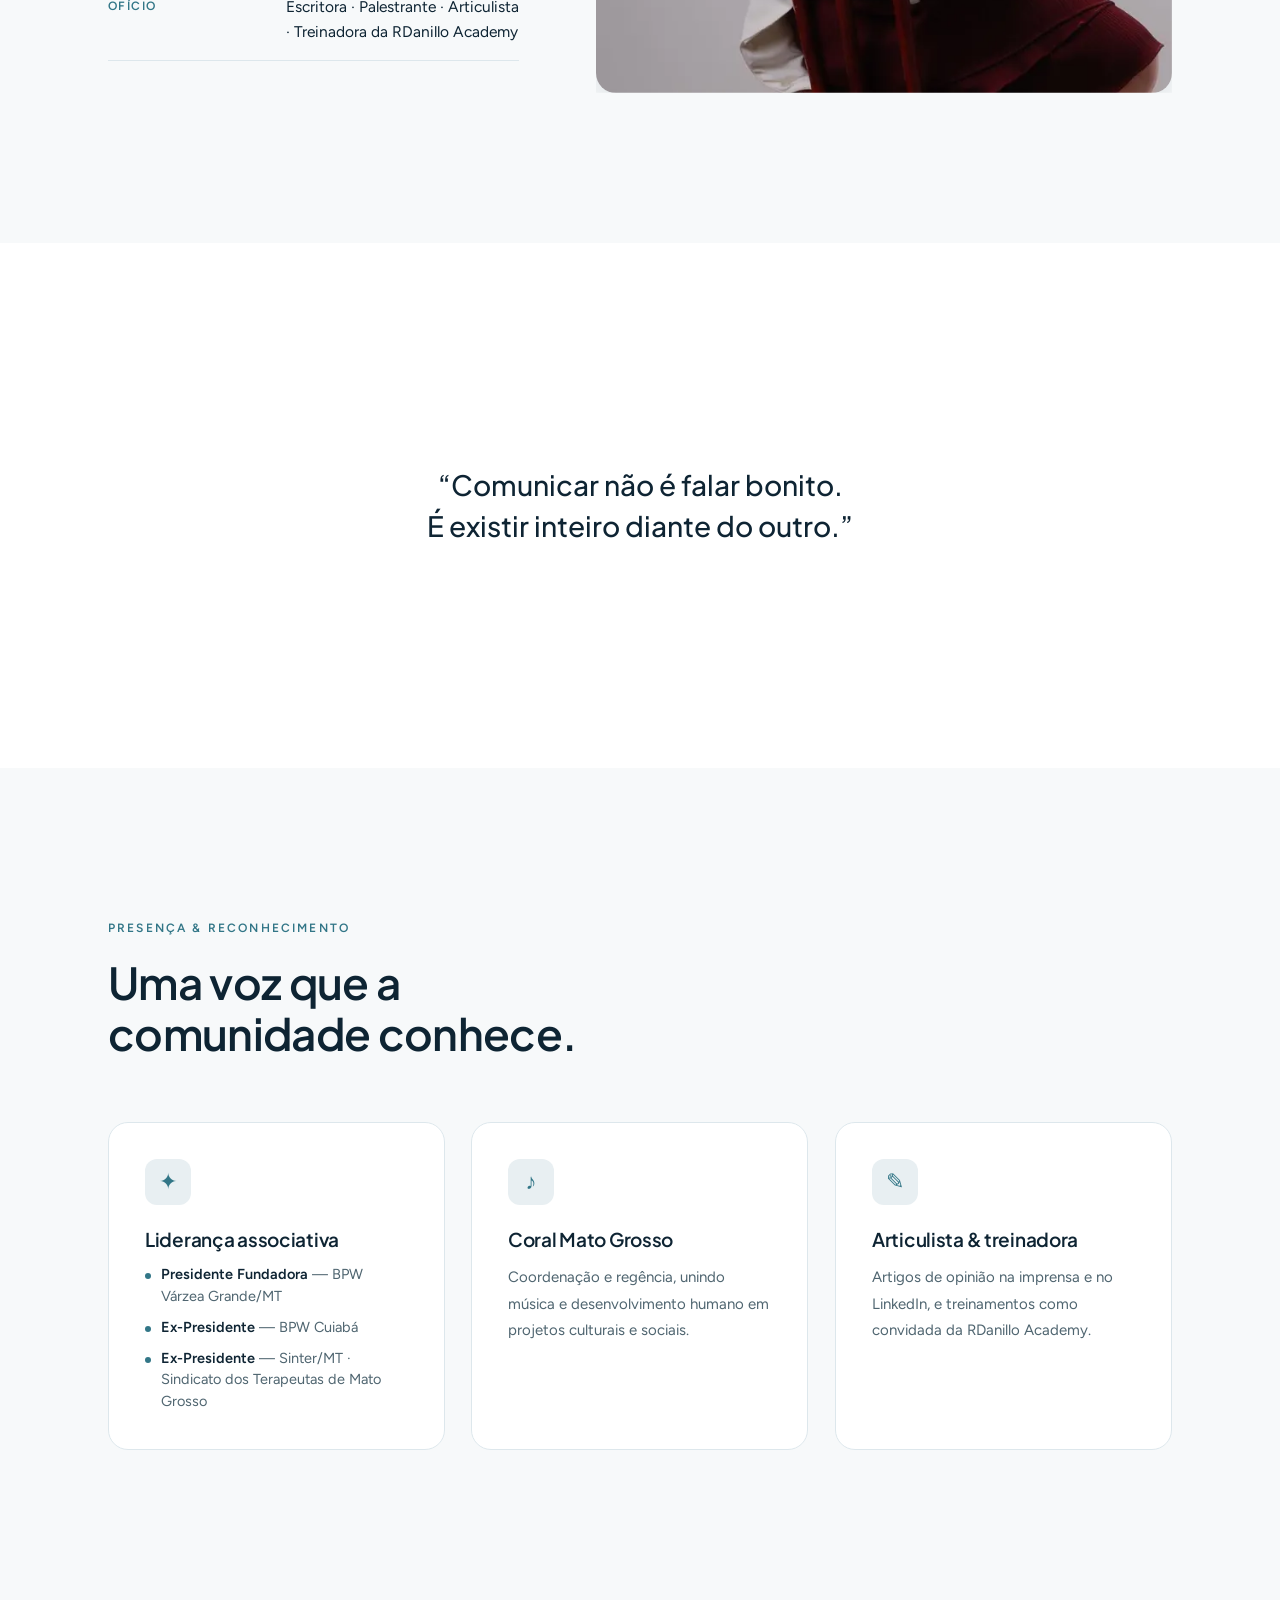
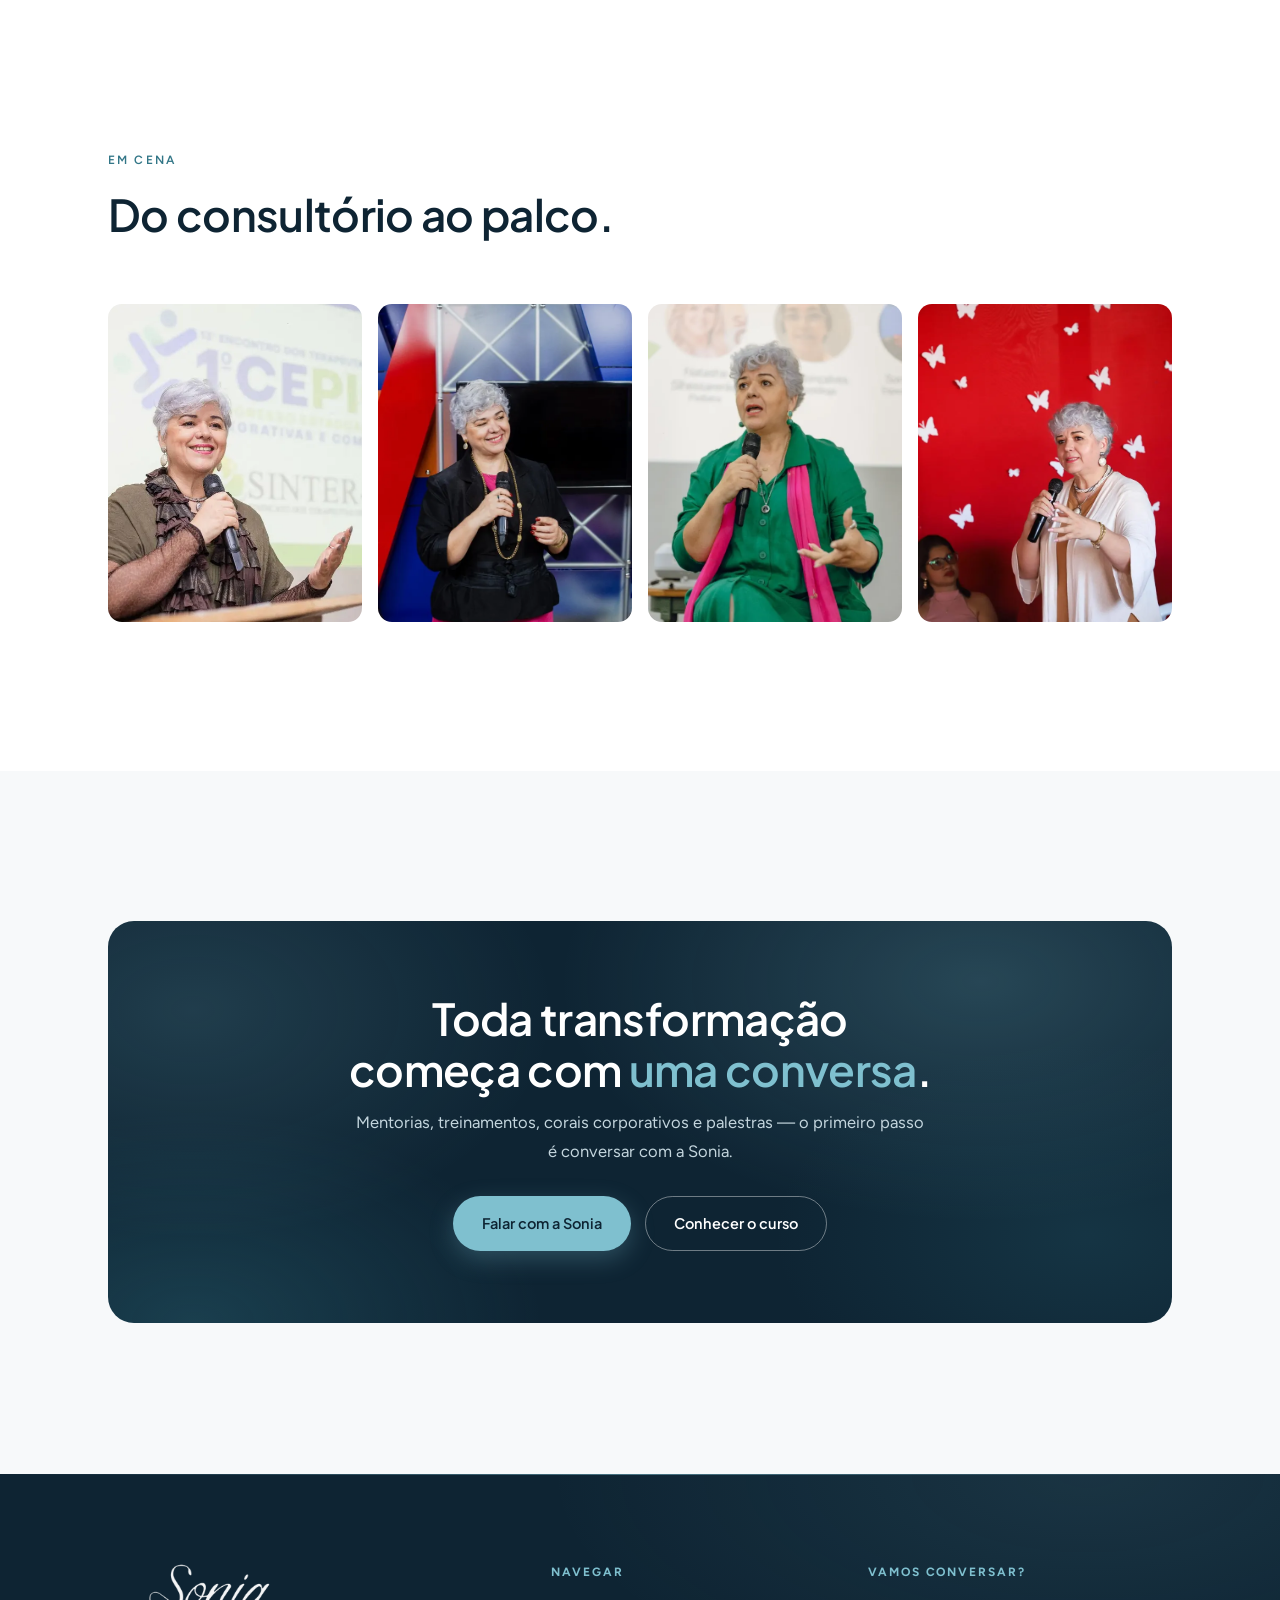
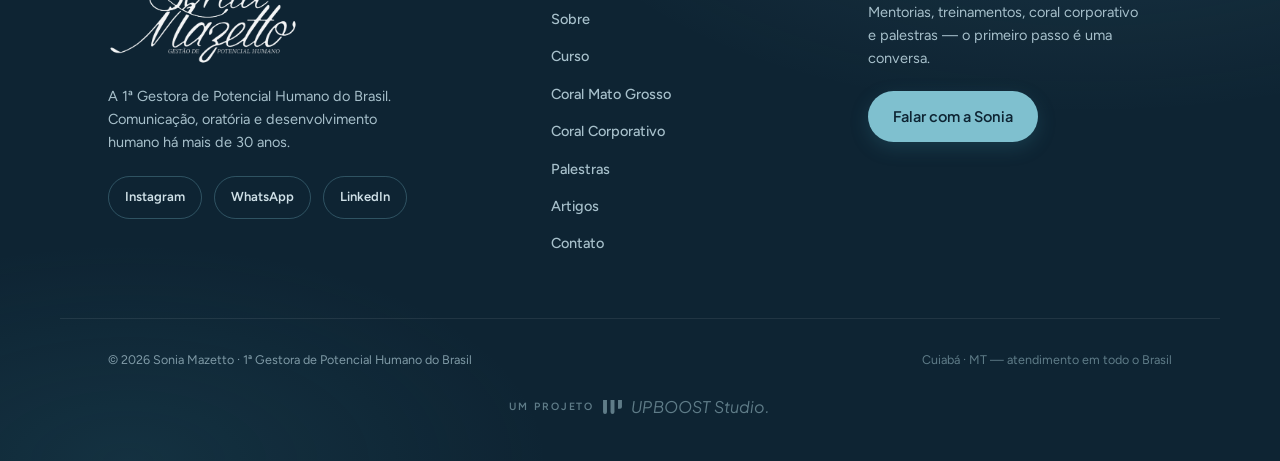
<file: sobre.html>
<!DOCTYPE html>
<html lang="pt-BR">
<head>
  <meta charset="UTF-8">
  <meta name="viewport" content="width=device-width, initial-scale=1.0">
  <title>Sobre Sonia Mazetto — Trajetória da 1ª Gestora de Potencial Humano do Brasil</title>
  <meta name="description" content="A trajetória de Sonia Mazetto: da clínica de fonoaudiologia ao pioneirismo da Gestão de Potencial Humano. Mais de 30 anos desenvolvendo pessoas por meio da comunicação.">
  <meta name="author" content="Sonia Mazetto">
  <meta name="theme-color" content="#ffffff">
  <link rel="canonical" href="https://soniamazetto.com.br/sobre.html">

  <meta property="og:type" content="profile">
  <meta property="og:title" content="Sobre Sonia Mazetto — a 1ª Gestora de Potencial Humano do Brasil">
  <meta property="og:description" content="Da clínica ao palco: a trajetória de mais de 30 anos que deu origem a uma metodologia própria de desenvolvimento humano.">
  <meta property="og:image" content="https://soniamazetto.com.br/assets/sonia-classic.jpg">
  <meta property="og:locale" content="pt_BR">

  <link rel="icon" type="image/svg+xml" href="assets/favicon.svg">

  <link rel="preconnect" href="https://fonts.googleapis.com">
  <link rel="preconnect" href="https://fonts.gstatic.com" crossorigin>
  <link href="https://fonts.googleapis.com/css2?family=Plus+Jakarta+Sans:wght@500;600;700&family=Figtree:wght@400;500;600&display=swap" rel="stylesheet">
  <link rel="stylesheet" href="css/styles.css">

  <script type="application/ld+json">
  {
    "@context": "https://schema.org",
    "@type": "Person",
    "name": "Sonia Mazetto",
    "jobTitle": "Gestora de Potencial Humano",
    "description": "A 1ª Gestora de Potencial Humano do Brasil. Fonoaudióloga especializada em Motricidade Orofacial, Mestre em Ciências da Saúde, Master em PNL, Psicanalista, escritora e palestrante.",
    "homeLocation": { "@type": "Place", "name": "Cuiabá, Mato Grosso, Brasil" },
    "knowsAbout": ["Gestão de Potencial Humano","Comunicação","Oratória","PNL","Fonoaudiologia","Psicanálise"],
    "sameAs": ["https://www.instagram.com/soniamazetto", "https://www.linkedin.com/in/sonia-mazetto-1ab87527"]
  }
  </script>
</head>
<body>

  <header class="site-header" id="topo">
    <div class="header-inner">
      <a href="index.html" class="brand" aria-label="Sonia Mazetto — início">
        <img decoding="async" src="assets/logo.webp" alt="Sonia Mazetto — Gestão de Potencial Humano" width="147" height="80">
      </a>
      <nav class="site-nav" aria-label="Navegação principal">
        <button class="nav-toggle" aria-expanded="false" aria-controls="menu" aria-label="Abrir menu">
          <span></span><span></span><span></span>
        </button>
        <ul id="menu">
          <li><a href="sobre.html" aria-current="page">Sobre</a></li>
          <li><a href="oratoria.html">Curso</a></li>
          <li><a href="coral-mato-grosso.html">Coral Mato Grosso</a></li>
          <li><a href="coral.html">Coral Corporativo</a></li>
          <li><a href="palestras.html">Palestras</a></li>
          <li><a href="artigos.html">Artigos</a></li>
          <li><a href="contato.html" class="nav-cta">Falar com a Sonia</a></li>
        </ul>
      </nav>
    </div>
  </header>

  <main>

    <section class="page-hero">
      <div class="container">
        <p class="breadcrumb"><a href="index.html">Início</a><span>›</span>Sobre</p>
        <p class="eyebrow">Trajetória</p>
        <h1>A vida inteira ouvindo <span class="grifo">o que ainda não foi dito</span>.</h1>
        <p class="page-hero-lead">Conheça a mulher por trás do método — e o caminho de mais de 30 anos que fez de Sonia Mazetto a 1ª Gestora de Potencial Humano do Brasil.</p>
        <ul class="hero-chips" aria-label="Formações">
          <li><button type="button" data-cred="fono">Fonoaudióloga Clínica</button></li>
          <li><button type="button" data-cred="mentora">Mentora em Comunicação e Oratória</button></li>
          <li><button type="button" data-cred="mestre">Mestre em Ciências da Saúde</button></li>
          <li><button type="button" data-cred="pnl">Master em PNL</button></li>
          <li><button type="button" data-cred="psi">Psicanalista</button></li>
          <li><button type="button" data-cred="escritora">Escritora</button></li>
        </ul>
      </div>
    </section>

    <!-- Faixa animada -->
    <div class="marquee on-soft" aria-hidden="true">
      <div class="marquee-track">
        <span class="marquee-item">Comunicação</span><span class="marquee-item">Oratória</span><span class="marquee-item">Liderança</span><span class="marquee-item">Autoconhecimento</span><span class="marquee-item">Performance</span><span class="marquee-item">Relacionamentos</span>
        <span class="marquee-item">Comunicação</span><span class="marquee-item">Oratória</span><span class="marquee-item">Liderança</span><span class="marquee-item">Autoconhecimento</span><span class="marquee-item">Performance</span><span class="marquee-item">Relacionamentos</span>
      </div>
    </div>

    <!-- Abertura editorial -->
    <section class="section">
      <div class="container editorial">
        <figure class="editorial-photo reveal reveal-left">
          <img decoding="async" src="assets/sonia-classic.webp" alt="Retrato de Sonia Mazetto segurando os óculos" width="960" height="1280" loading="eager">
        </figure>
        <div class="editorial-body reveal reveal-right">
          <p class="eyebrow">Quem é Sonia</p>
          <h2>Começou onde a comunicação nasce: no silêncio da escuta.</h2>
          <p class="lede dropcap">Antes dos palcos e das empresas, houve o consultório. Foi como fonoaudióloga, em Cuiabá, que Sonia Mazetto descobriu que a voz de uma pessoa carrega muito mais do que palavras — carrega história, medo, desejo e potencial represado.</p>
          <p>Essa descoberta virou uma pergunta que ela passaria décadas respondendo de ângulos diferentes: <em>o que impede alguém de se expressar por inteiro?</em> Cada nova formação foi uma tentativa de chegar mais fundo na resposta.</p>
          <p>Da soma dessas respostas nasceu um ofício que ainda não existia no Brasil — e o título que ela carrega com mais orgulho.</p>
        </div>
      </div>
    </section>

    <!-- Números -->
    <section class="section section-soft">
      <div class="container">
        <div class="stat-row">
          <div class="stat reveal"><span class="num">30+</span><span class="label">Anos de atuação</span></div>
          <div class="stat reveal" style="--reveal-delay:80ms"><span class="num">1ª</span><span class="label">Gestora de Potencial Humano do Brasil</span></div>
          <div class="stat reveal" style="--reveal-delay:160ms"><span class="num">4</span><span class="label">Formações que se somam</span></div>
          <div class="stat reveal" style="--reveal-delay:240ms"><span class="num">120 mil</span><span class="label">Brinquedos doados pelo Recital Canto Alegria</span></div>
        </div>
      </div>
    </section>

    <!-- Linha do tempo -->
    <section class="section">
      <div class="container">
        <header class="section-head wide reveal">
          <p class="eyebrow">Linha do tempo</p>
          <h2>Uma trajetória em movimento.</h2>
          <p class="section-intro">Não foi uma linha reta — foi um acúmulo. Cada território que Sonia atravessou continua vivo no seu trabalho de hoje.</p>
        </header>
        <div class="timeline">
          <div class="tl-item reveal">
            <p class="tl-phase">Raízes · Paraná e Mato Grosso</p>
            <h3>A origem e a escuta</h3>
            <p>Paranaense radicada em Mato Grosso há 45 anos, Sonia sempre foi atenta às pessoas. A sensibilidade para perceber o não-dito viria a se tornar sua principal ferramenta de trabalho.</p>
          </div>
          <div class="tl-item reveal">
            <p class="tl-phase">A clínica</p>
            <h3>Fonoaudiologia e Motricidade Orofacial</h3>
            <p>Na clínica, tratou a comunicação como fenômeno do corpo — voz, respiração, articulação. Aprendeu que expressão é técnica, mas nunca só técnica.</p>
          </div>
          <div class="tl-item reveal">
            <p class="tl-phase">A ciência</p>
            <h3>Mestrado em Ciências da Saúde</h3>
            <p>Levou a prática clínica ao rigor acadêmico, ancorando seu trabalho em método e evidência.</p>
          </div>
          <div class="tl-item reveal">
            <p class="tl-phase">O comportamento</p>
            <h3>Master em PNL e Psicanálise</h3>
            <p>Duas lentes para o que a técnica sozinha não alcança: como a linguagem organiza o pensamento e como a história molda o jeito de cada um falar.</p>
          </div>
          <div class="tl-item reveal">
            <p class="tl-phase">A voz coletiva</p>
            <h3>Os corais e a música</h3>
            <p>À frente do Coral Mato Grosso e de projetos como Encanto Sertanejo e Grupo Vozes, comprovou que vozes afinadas juntas transformam ambientes inteiros. Desde 2007, produz e rege o Recital Solidário Canto Alegria — 20 anos e mais de 120 mil brinquedos doados a crianças em situação de risco.</p>
          </div>
          <div class="tl-item reveal">
            <p class="tl-phase">O método</p>
            <h3>Gestão de Potencial Humano</h3>
            <p>A convergência de tudo em uma metodologia própria — e no pioneirismo de ser reconhecida como a 1ª Gestora de Potencial Humano do Brasil.</p>
          </div>
          <div class="tl-item reveal">
            <p class="tl-phase">Hoje</p>
            <h3>Palcos, empresas e a palavra escrita</h3>
            <p>Palestrante, mentora em comunicação e oratória, treinadora da RDanillo Academy e articulista — Sonia leva o desenvolvimento humano para onde as pessoas estão.</p>
          </div>
        </div>
      </div>
    </section>

    <!-- Formações -->
    <section class="section section-soft" id="formacao">
      <div class="container about-grid">
        <div class="about-copy reveal reveal-left">
          <p class="eyebrow">Formação</p>
          <h2>Cinco frentes, uma só escuta.</h2>
          <p>A força do método de Sonia está justamente no encontro raro entre ciência, linguagem, profundidade e prática — territórios que quase nunca convivem no mesmo profissional.</p>
          <dl class="credentials">
            <div><dt>Clínica</dt><dd>Fonoaudióloga Clínica especializada em Motricidade Orofacial</dd></div>
            <div><dt>Academia</dt><dd>Mestre em Ciências da Saúde</dd></div>
            <div><dt>Comportamento</dt><dd>Master em Programação Neurolinguística · Psicanalista</dd></div>
            <div><dt>Mentoria</dt><dd>Mentora em Comunicação e Oratória</dd></div>
            <div><dt>Ofício</dt><dd>Escritora · Palestrante · Articulista · Treinadora da RDanillo Academy</dd></div>
          </dl>
        </div>
        <figure class="about-photo reveal reveal-right">
          <img decoding="async" src="assets/sonia-mentoria.webp" alt="Sonia Mazetto de óculos, em pose reflexiva" width="960" height="1280" loading="lazy">
        </figure>
      </div>
    </section>

    <!-- Manifesto -->
    <section class="section">
      <div class="container">
        <blockquote class="pull-quote reveal reveal-scale">
          <p>“Comunicar não é falar bonito.<br>É existir inteiro diante do outro.”</p>
        </blockquote>
      </div>
    </section>

    <!-- Presença e reconhecimento -->
    <section class="section section-soft">
      <div class="container">
        <header class="section-head reveal">
          <p class="eyebrow">Presença &amp; reconhecimento</p>
          <h2>Uma voz que a comunidade conhece.</h2>
        </header>
        <div class="persona-grid">
          <article class="persona reveal">
            <div class="persona-icon" aria-hidden="true">✦</div>
            <h3>Liderança associativa</h3>
            <ul class="role-list">
              <li><strong>Presidente Fundadora</strong> — BPW Várzea Grande/MT</li>
              <li><strong>Ex-Presidente</strong> — BPW Cuiabá</li>
              <li><strong>Ex-Presidente</strong> — Sinter/MT · Sindicato dos Terapeutas de Mato Grosso</li>
            </ul>
          </article>
          <article class="persona reveal" style="--reveal-delay:90ms">
            <div class="persona-icon" aria-hidden="true">♪</div>
            <h3>Coral Mato Grosso</h3>
            <p>Coordenação e regência, unindo música e desenvolvimento humano em projetos culturais e sociais.</p>
          </article>
          <article class="persona reveal" style="--reveal-delay:180ms">
            <div class="persona-icon" aria-hidden="true">✎</div>
            <h3>Articulista &amp; treinadora</h3>
            <p>Artigos de opinião na imprensa e no LinkedIn, e treinamentos como convidada da RDanillo Academy.</p>
          </article>
        </div>
      </div>
    </section>

    <!-- Galeria -->
    <section class="section">
      <div class="container">
        <header class="section-head reveal">
          <p class="eyebrow">Em cena</p>
          <h2>Do consultório ao palco.</h2>
        </header>
        <div class="gallery">
          <figure class="reveal"><img decoding="async" src="assets/sonia-palestra-congresso.webp" alt="Sonia palestrando no 1º CEPICS" width="1280" height="853" loading="lazy"></figure>
          <figure class="reveal" style="--reveal-delay:80ms"><img decoding="async" src="assets/sonia-tv.webp" alt="Sonia em estúdio de TV" width="853" height="1280" loading="lazy"></figure>
          <figure class="reveal" style="--reveal-delay:160ms"><img decoding="async" src="assets/sonia-workshop.webp" alt="Sonia em workshop" width="853" height="1280" loading="lazy"></figure>
          <figure class="reveal" style="--reveal-delay:240ms"><img decoding="async" src="assets/sonia-palestra-amelias.webp" alt="Sonia em palestra para plateia feminina" width="1280" height="1216" loading="lazy"></figure>
        </div>
      </div>
    </section>

    <!-- CTA -->
    <section class="section section-soft">
      <div class="container">
        <div class="cta-band reveal reveal-scale">
          <h2>Toda transformação começa com <em>uma conversa</em>.</h2>
          <p>Mentorias, treinamentos, corais corporativos e palestras — o primeiro passo é conversar com a Sonia.</p>
          <div class="cta-actions contact-actions">
            <a class="btn btn-primary" href="contato.html">Falar com a Sonia</a>
            <a class="btn btn-ghost" href="oratoria.html">Conhecer o curso</a>
          </div>
        </div>
      </div>
    </section>

  </main>

  <footer class="site-footer">
    <div class="container footer-grid">
      <div class="footer-brand reveal">
        <img decoding="async" src="assets/logo-light.webp" alt="Sonia Mazetto — Gestão de Potencial Humano" width="190" height="103" loading="lazy">
        <p class="footer-tagline">A 1ª Gestora de Potencial Humano do Brasil. Comunicação, oratória e desenvolvimento humano há mais de 30 anos.</p>
        <div class="footer-social">
          <a href="https://www.instagram.com/soniamazetto" target="_blank" rel="noopener">Instagram</a>
          <a href="https://wa.me/556599826370" target="_blank" rel="noopener">WhatsApp</a>
          <a href="https://www.linkedin.com/in/sonia-mazetto-1ab87527" target="_blank" rel="noopener">LinkedIn</a>
        </div>
      </div>
      <nav class="footer-nav reveal" aria-label="Navegação do rodapé">
        <p class="footer-col-title">Navegar</p>
        <a href="sobre.html">Sobre</a>
        <a href="oratoria.html">Curso</a>
        <a href="coral-mato-grosso.html">Coral Mato Grosso</a>
        <a href="coral.html">Coral Corporativo</a>
        <a href="palestras.html">Palestras</a>
        <a href="artigos.html">Artigos</a>
        <a href="contato.html">Contato</a>
      </nav>
      <div class="footer-cta reveal">
        <p class="footer-col-title">Vamos conversar?</p>
        <p>Mentorias, treinamentos, coral corporativo e palestras — o primeiro passo é uma conversa.</p>
        <a class="btn btn-primary" href="contato.html">Falar com a Sonia</a>
      </div>
    </div>
    <div class="container footer-bottom">
      <p class="footer-legal">© <span id="ano">2026</span> Sonia Mazetto · 1ª Gestora de Potencial Humano do Brasil</p>
      <p class="footer-made">Cuiabá · MT — atendimento em todo o Brasil</p>
    </div>
  
    <div class="container footer-studio">
      <a class="upb-sign" href="https://upbooststudio.com.br" target="_blank" rel="noopener"
         aria-label="Site criado e mantido pela UPBOOST Studio">
        <span class="upb-pre">um projeto</span>
        <svg class="upb-mark" viewBox="0 0 270 200" aria-hidden="true">
          <path d="M0 0H56V172Q56 200 28 200Q0 200 0 172Z"/>
          <path d="M107 0H163V172Q163 200 135 200Q107 200 107 172Z"/>
          <path d="M214 0H270V97Q270 125 242 125H214Z"/>
        </svg>
        <span class="upb-name">UPBOOST Studio.</span>
      </a>
    </div>
  </footer>

  <script src="js/main.js" defer></script>
</body>
</html>
</file>
<file: css/styles.css>
/* =========================================================
   Sonia Mazetto — 1ª Gestora de Potencial Humano do Brasil
   Paleta "Essência" — azul-noite & céu.
   Heros escuros em azul-tinta profundo, azul-céu como luz;
   conteúdo em fundos claros e arejados.
   ========================================================= */

:root {
  /* Cor */
  --ink: #0e2433;         /* azul-noite — títulos, hero, rodapé */
  --text: #4f6570;        /* corpo de texto */
  --teal: #327687;        /* petróleo — cor da marca, links, CTAs */
  --sky: #7fc0cf;         /* azul-céu — luz e acentos sobre o escuro */
  --teal-soft: #e8eff2;   /* névoa — lavagem fria para fundos suaves */
  --gold: #327687;        /* acento (kickers) — mantém o petróleo da paleta */
  --bg: #ffffff;
  --bg-soft: #f7f9fa;     /* seções alternadas */
  --line: #dde7ec;        /* fios e bordas */
  --shadow: 0 12px 34px rgba(14, 36, 51, 0.1);
  --shadow-dark: 0 30px 70px rgba(6, 18, 27, 0.45);

  /* Tipo */
  --font-display: "Plus Jakarta Sans", -apple-system, "Segoe UI", sans-serif;
  --font-body: "Figtree", -apple-system, "Segoe UI", sans-serif;

  /* Ritmo */
  --section-y: clamp(88px, 12vw, 150px);
  --container: 1160px;
  --gutter: clamp(20px, 5vw, 48px);
  --radius: 20px;

  --ease: cubic-bezier(0.22, 1, 0.36, 1);
}

/* ---------- Base ---------- */

*, *::before, *::after { box-sizing: border-box; }

html {
  scroll-behavior: smooth;
  scroll-padding-top: 100px;
}

body {
  margin: 0;
  font-family: var(--font-body);
  font-size: 16.5px;
  line-height: 1.75;
  color: var(--text);
  background: var(--bg);
  -webkit-font-smoothing: antialiased;
  text-rendering: optimizeLegibility;
}

/* Impede barra horizontal de qualquer animação, sem afetar o header fixo */
main { overflow-x: clip; }

::selection { background: var(--teal); color: #fff; }

img { max-width: 100%; height: auto; display: block; }

h1, h2, h3 {
  font-family: var(--font-display);
  font-weight: 600;
  color: var(--ink);
  margin: 0;
  text-wrap: balance;
  letter-spacing: -0.015em;
}

h2 { font-size: clamp(30px, 3.8vw, 44px); line-height: 1.15; }

p { margin: 0 0 1.2em; }
p:last-child { margin-bottom: 0; }

a { color: var(--teal); text-decoration: none; }

:focus-visible {
  outline: 3px solid var(--teal);
  outline-offset: 3px;
  border-radius: 6px;
}

.container {
  max-width: var(--container);
  margin-inline: auto;
  padding-inline: var(--gutter);
}

/* ---------- Texto utilitário ---------- */

.eyebrow {
  font-size: 12px;
  font-weight: 600;
  letter-spacing: 0.18em;
  text-transform: uppercase;
  color: var(--teal);
  margin: 0 0 18px;
}

.lede { font-size: 19px; color: var(--ink); font-weight: 500; }

.grifo {
  color: var(--teal);
}

/* ---------- Botões ---------- */

.btn {
  display: inline-block;
  padding: 14px 28px;
  font-family: var(--font-display);
  font-size: 14.5px;
  font-weight: 600;
  border-radius: 999px;
  border: 1.5px solid transparent;
  transition: background-color 0.3s var(--ease), color 0.3s var(--ease),
              border-color 0.3s var(--ease), transform 0.3s var(--ease),
              box-shadow 0.3s var(--ease);
}

.btn:hover { transform: translateY(-2px); }

.btn-primary {
  background: var(--teal);
  color: #fff;
  box-shadow: 0 6px 18px rgba(50, 118, 135, 0.28);
}
.btn-primary:hover { background: #3a879a; }

.btn-ghost {
  border-color: var(--line);
  color: var(--ink);
  background: var(--bg);
}
.btn-ghost:hover { border-color: var(--teal); color: var(--teal); }

/* ---------- Header ---------- */

.site-header {
  position: sticky;
  top: 0;
  z-index: 100;
  background: rgba(255, 255, 255, 0.88);
  backdrop-filter: blur(14px);
  -webkit-backdrop-filter: blur(14px);
  border-bottom: 1px solid transparent;
  transition: border-color 0.4s var(--ease);
}

.site-header.is-scrolled { border-bottom-color: var(--line); }

.header-inner {
  max-width: var(--container);
  margin-inline: auto;
  padding: 12px var(--gutter);
  display: flex;
  align-items: center;
  justify-content: space-between;
}

.brand img { width: 110px; height: auto; }

.site-nav ul {
  display: flex;
  align-items: center;
  gap: 26px;
  list-style: none;
  margin: 0;
  padding: 0;
}

.site-nav a {
  font-size: 14.5px;
  font-weight: 500;
  color: var(--ink);
  transition: color 0.3s var(--ease);
}

.site-nav a:hover { color: var(--teal); }

.nav-cta {
  padding: 10px 20px;
  border-radius: 999px;
  background: var(--teal);
  color: #fff !important;
  transition: background-color 0.3s var(--ease);
}
.nav-cta:hover { background: #3a879a; }

.nav-toggle {
  display: none;
  flex-direction: column;
  gap: 5px;
  padding: 10px 4px;
  background: none;
  border: none;
  cursor: pointer;
}
.nav-toggle span {
  width: 24px;
  height: 2px;
  border-radius: 2px;
  background: var(--ink);
  transition: transform 0.35s var(--ease), opacity 0.35s var(--ease);
}
.nav-toggle[aria-expanded="true"] span:nth-child(1) { transform: translateY(7px) rotate(45deg); }
.nav-toggle[aria-expanded="true"] span:nth-child(2) { opacity: 0; }
.nav-toggle[aria-expanded="true"] span:nth-child(3) { transform: translateY(-7px) rotate(-45deg); }

/* ---------- Hero (escuro — azul-noite) ---------- */

.hero {
  position: relative;
  background:
    radial-gradient(1100px 620px at 82% 12%, rgba(127, 192, 207, 0.22), transparent 62%),
    radial-gradient(900px 520px at 6% 96%, rgba(50, 118, 135, 0.30), transparent 58%),
    linear-gradient(165deg, #12304180 0%, transparent 55%),
    var(--ink);
  color: #fff;
  overflow: hidden;
}

.hero-grid {
  display: grid;
  grid-template-columns: minmax(0, 7fr) minmax(0, 5fr);
  gap: clamp(36px, 6vw, 80px);
  align-items: center;
  padding-block: clamp(60px, 9vw, 128px);
}

.hero .eyebrow { color: var(--sky); }

.hero h1 {
  font-size: clamp(38px, 5.2vw, 62px);
  line-height: 1.08;
  margin-bottom: 24px;
  color: #fff;
}

.hero .grifo { color: var(--sky); }

.hero-lead {
  font-size: 18px;
  max-width: 52ch;
  color: #c3d5dd;
}

.hero-actions {
  display: flex;
  flex-wrap: wrap;
  gap: 14px;
  margin-top: 34px;
}

/* botões no hero escuro */
.hero .btn-primary {
  background: var(--sky);
  color: var(--ink);
  box-shadow: 0 8px 24px rgba(127, 192, 207, 0.28);
}
.hero .btn-primary:hover { background: #96ccd9; }

.hero .btn-ghost {
  background: transparent;
  border-color: rgba(255, 255, 255, 0.4);
  color: #fff;
}
.hero .btn-ghost:hover { border-color: #fff; color: #fff; }

.hero-chips {
  display: flex;
  flex-wrap: wrap;
  gap: 10px;
  list-style: none;
  margin: 40px 0 0;
  padding: 0;
}

.hero-chips li {
  font-size: 12.5px;
  font-weight: 600;
  letter-spacing: 0.05em;
  text-transform: uppercase;
  color: var(--sky);
  background: rgba(255, 255, 255, 0.04);
  border: 1px solid rgba(127, 192, 207, 0.35);
  border-radius: 999px;
  padding: 7px 16px;
}
/* chips interativos (link ou botão): área clicável cobre a pílula inteira */
.hero-chips li:has(a),
.hero-chips li:has(button) { padding: 0; }
.hero-chips li a,
.hero-chips li button {
  display: block;
  padding: 7px 16px;
  color: inherit;
  text-decoration: none;
  border-radius: 999px;
  background: none;
  border: 0;
  font: inherit;
  letter-spacing: inherit;
  text-transform: inherit;
  cursor: pointer;
}
/* hover só nos chips que realmente fazem algo */
.hero-chips li:has(a):hover,
.hero-chips li:has(button):hover { border-color: var(--sky); color: #fff; transform: translateY(-3px); }
.hero-chips li a:focus-visible,
.hero-chips li button:focus-visible { outline: 2px solid var(--sky); outline-offset: 2px; }

/* ---------- Modal de credenciais ---------- */
.cred-overlay {
  position: fixed;
  inset: 0;
  z-index: 300;
  display: grid;
  place-items: center;
  padding: 20px;
  background: rgba(6, 18, 27, 0.6);
  backdrop-filter: blur(8px);
  -webkit-backdrop-filter: blur(8px);
  opacity: 0;
  transition: opacity 0.3s var(--ease);
}
.cred-overlay.is-open { opacity: 1; }
.cred-overlay[hidden] { display: none; }

.cred-modal {
  position: relative;
  width: min(480px, 100%);
  background:
    radial-gradient(420px 260px at 85% 0%, rgba(127, 192, 207, 0.16), transparent 60%),
    var(--ink);
  color: #fff;
  border: 1px solid rgba(127, 192, 207, 0.25);
  border-radius: 22px;
  padding: clamp(28px, 5vw, 42px);
  box-shadow: 0 40px 90px rgba(4, 14, 22, 0.6);
  transform: translateY(14px) scale(0.97);
  transition: transform 0.35s var(--ease);
}
.cred-overlay.is-open .cred-modal { transform: none; }

.cred-kicker {
  font-size: 12px;
  font-weight: 600;
  letter-spacing: 0.18em;
  text-transform: uppercase;
  color: var(--sky);
  margin: 0 0 10px;
}
.cred-modal h3 {
  color: #fff;
  font-size: clamp(22px, 3vw, 28px);
  margin-bottom: 12px;
}
.cred-text { font-size: 15.5px; line-height: 1.65; color: #c3d5dd; margin: 0 0 24px; }
.cred-link.btn {
  background: var(--sky);
  color: var(--ink);
  box-shadow: none;
}
.cred-link.btn:hover { background: #96ccd9; }

.cred-close {
  position: absolute;
  top: 14px;
  right: 14px;
  width: 38px;
  height: 38px;
  display: grid;
  place-items: center;
  background: rgba(255, 255, 255, 0.06);
  border: 1px solid rgba(255, 255, 255, 0.15);
  border-radius: 50%;
  color: #cfe0e7;
  font-size: 20px;
  line-height: 1;
  cursor: pointer;
  transition: background-color 0.25s var(--ease), color 0.25s var(--ease);
}
.cred-close:hover { background: var(--sky); color: var(--ink); }
.cred-close:focus-visible { outline: 2px solid var(--sky); outline-offset: 2px; }

.hero-photo {
  margin: 0;
}

.hero-photo img {
  border-radius: var(--radius);
  box-shadow: var(--shadow-dark);
}

/* ---------- Seções ---------- */

.section { padding-block: var(--section-y); }

.section-soft { background: var(--bg-soft); }

.section-head { max-width: 680px; margin-bottom: clamp(40px, 5vw, 64px); }

.section-head.wide { max-width: 780px; }

.section-head.split {
  max-width: none;
  display: flex;
  flex-wrap: wrap;
  align-items: end;
  justify-content: space-between;
  gap: 24px;
}

.section-intro { margin-top: 20px; font-size: 17px; }

/* ---------- Curso (produto principal) ---------- */

.course-card {
  display: grid;
  grid-template-columns: minmax(0, 7fr) minmax(0, 5fr);
  gap: clamp(32px, 5vw, 64px);
  align-items: center;
  background: linear-gradient(135deg, var(--teal-soft) 0%, #f2f8f9 100%);
  border: 1px solid var(--line);
  border-radius: calc(var(--radius) + 6px);
  padding: clamp(28px, 4.5vw, 64px);
}

.course-copy h2 { margin-bottom: 18px; }

.course-topics {
  list-style: none;
  margin: 28px 0 0;
  padding: 0;
  display: grid;
  grid-template-columns: repeat(2, minmax(0, 1fr));
  gap: 12px 24px;
}

.course-topics li {
  position: relative;
  padding-left: 32px;
  font-size: 15.5px;
  font-weight: 500;
  color: var(--ink);
}

.course-topics li::before {
  content: "";
  position: absolute;
  left: 0;
  top: 4px;
  width: 18px;
  height: 18px;
  border-radius: 50%;
  background: #fff;
  background-image: url("data:image/svg+xml,%3Csvg xmlns='http://www.w3.org/2000/svg' viewBox='0 0 24 24' fill='none' stroke='%23327687' stroke-width='3.4' stroke-linecap='round' stroke-linejoin='round'%3E%3Cpath d='M5 13l4 4 10-10'/%3E%3C/svg%3E");
  background-size: 11px;
  background-position: center;
  background-repeat: no-repeat;
}

.course-actions {
  display: flex;
  flex-wrap: wrap;
  align-items: center;
  gap: 18px;
  margin-top: 34px;
}

.course-note { font-size: 14px; color: var(--text); }

.course-photo { margin: 0; }

.course-photo img {
  border-radius: var(--radius);
  box-shadow: var(--shadow);
}

/* ---------- Sobre ---------- */

.about-grid {
  display: grid;
  grid-template-columns: minmax(0, 5fr) minmax(0, 7fr);
  gap: clamp(36px, 6vw, 88px);
  align-items: center;
}

.about-photo { margin: 0; }

.about-photo img {
  border-radius: var(--radius);
  box-shadow: var(--shadow);
}

.credentials {
  margin: 44px 0 0;
  border-top: 1px solid var(--line);
}

.credentials > div {
  display: grid;
  /* a 1ª coluna precisa comportar o rótulo mais longo ("COMPORTAMENTO" ≈ 132px)
     — com 1fr ela encolhia e o texto invadia a coluna da direita */
  grid-template-columns: minmax(152px, 0.9fr) minmax(0, 2.2fr);
  gap: 14px 26px;
  padding: 15px 0;
  border-bottom: 1px solid var(--line);
}

.credentials dt {
  font-size: 12px;
  font-weight: 600;
  letter-spacing: 0.12em;
  line-height: 1.45;
  text-transform: uppercase;
  color: var(--teal);
  padding-top: 3px;
  overflow-wrap: break-word;
}

.credentials dd {
  margin: 0;
  font-size: 15.5px;
  line-height: 1.6;
  color: var(--ink);
}

/* ---------- Serviços ---------- */

.service-grid {
  display: grid;
  grid-template-columns: repeat(2, minmax(0, 1fr));
  gap: clamp(18px, 2.5vw, 26px);
}

.service-card {
  background: var(--bg);
  border: 1px solid var(--line);
  border-radius: var(--radius);
  padding: clamp(28px, 3.5vw, 42px);
  transition: transform 0.35s var(--ease), box-shadow 0.35s var(--ease),
              border-color 0.35s var(--ease);
}

.service-card:hover {
  transform: translateY(-5px);
  border-color: transparent;
  box-shadow: var(--shadow);
}

.service-kicker {
  font-size: 12px;
  font-weight: 600;
  letter-spacing: 0.16em;
  text-transform: uppercase;
  color: var(--gold);
  margin-bottom: 14px;
}

.service-card h3 {
  font-size: clamp(20px, 2.1vw, 24px);
  line-height: 1.3;
  margin-bottom: 12px;
}

.service-card p:last-of-type { font-size: 15.5px; }

.card-link { font-weight: 600; white-space: nowrap; }

/* ---------- Coral corporativo ---------- */

.coral-grid {
  display: grid;
  grid-template-columns: repeat(2, minmax(0, 1fr));
  gap: clamp(28px, 4vw, 56px);
}

.coral-title {
  font-size: 19px;
  margin-bottom: 18px;
}

.coral-title:not(:first-child) { margin-top: 36px; }

.check-list {
  list-style: none;
  margin: 0;
  padding: 0;
}

.check-list li {
  position: relative;
  padding: 9px 0 9px 34px;
  font-size: 15.5px;
}

.check-list li::before {
  content: "";
  position: absolute;
  left: 0;
  top: 16px;
  width: 18px;
  height: 18px;
  border-radius: 50%;
  background: var(--teal-soft);
  background-image: url("data:image/svg+xml,%3Csvg xmlns='http://www.w3.org/2000/svg' viewBox='0 0 24 24' fill='none' stroke='%23327687' stroke-width='3.4' stroke-linecap='round' stroke-linejoin='round'%3E%3Cpath d='M5 13l4 4 10-10'/%3E%3C/svg%3E");
  background-size: 11px;
  background-position: center;
  background-repeat: no-repeat;
}

.check-list strong { color: var(--ink); font-weight: 600; }

.coral-uses { font-size: 15.5px; }

.coral-note {
  margin-top: clamp(36px, 5vw, 56px);
  padding: 22px 28px;
  background: var(--bg);
  border: 1px solid var(--line);
  border-left: 3px solid var(--teal);
  border-radius: 0 14px 14px 0;
}

.coral-note p { font-size: 15px; margin: 0; }

.pull-quote {
  max-width: 800px;
  margin: clamp(44px, 6vw, 72px) auto;
  text-align: center;
}

.pull-quote p {
  font-family: var(--font-display);
  font-size: clamp(21px, 2.6vw, 28px);
  font-weight: 500;
  line-height: 1.45;
  color: var(--ink);
  margin: 0;
}

.coral-actions {
  display: flex;
  flex-wrap: wrap;
  justify-content: center;
  gap: 14px;
}

/* ---------- Palestras ---------- */

.talks-grid {
  display: grid;
  grid-template-columns: minmax(0, 6fr) minmax(0, 6fr);
  gap: clamp(36px, 5vw, 72px);
  align-items: start;
}

.talk-list {
  list-style: none;
  margin: 0;
  padding: 0;
}

.talk {
  background: var(--bg);
  border: 1px solid var(--line);
  border-radius: 16px;
  padding: 22px 26px;
  margin-bottom: 14px;
  transition: transform 0.3s var(--ease), box-shadow 0.3s var(--ease),
              border-color 0.3s var(--ease);
}

.talk:hover {
  transform: translateX(6px);
  border-color: transparent;
  box-shadow: var(--shadow);
}

.talk h3 { font-size: 19px; margin-bottom: 4px; }

.talk p { font-size: 15px; margin: 0; }

.talks-photos {
  display: grid;
  gap: 22px;
}

.talks-photos figure { margin: 0; }

.talks-photos img {
  border-radius: var(--radius);
  box-shadow: var(--shadow);
}

.talks-photos figcaption {
  margin-top: 10px;
  font-size: 13.5px;
  color: var(--text);
}

/* ---------- Projetos ---------- */

.project-grid {
  display: grid;
  grid-template-columns: repeat(3, minmax(0, 1fr));
  gap: clamp(18px, 2.5vw, 26px);
}

.project-card {
  background: var(--teal-soft);
  border-radius: var(--radius);
  padding: clamp(26px, 3vw, 38px);
}

.project-card h3 { font-size: 20px; margin-bottom: 10px; }

.project-card p { font-size: 15px; margin: 0; }

/* ---------- Na mídia ---------- */

.media-cards {
  display: grid;
  grid-template-columns: repeat(3, minmax(0, 1fr));
  gap: clamp(18px, 2.5vw, 26px);
}

.media-card {
  display: flex;
  flex-direction: column;
  background: var(--bg);
  border: 1px solid var(--line);
  border-radius: var(--radius);
  overflow: hidden;
  transition: transform 0.35s var(--ease), box-shadow 0.35s var(--ease),
              border-color 0.35s var(--ease);
}

.media-card:hover {
  transform: translateY(-5px);
  border-color: transparent;
  box-shadow: var(--shadow);
}

.media-card figure {
  position: relative;
  margin: 0;
  aspect-ratio: 4 / 3;
  overflow: hidden;
}

.media-card figure img {
  width: 100%;
  height: 100%;
  object-fit: cover;
  object-position: top;
}

.play-badge {
  position: absolute;
  left: 50%;
  top: 50%;
  transform: translate(-50%, -50%);
  width: 56px;
  height: 56px;
  display: grid;
  place-items: center;
  border-radius: 50%;
  background: rgba(255, 255, 255, 0.92);
  color: var(--teal);
  font-size: 18px;
  padding-left: 4px;
  box-shadow: 0 6px 20px rgba(22, 51, 62, 0.25);
  transition: transform 0.3s var(--ease);
}

.media-card:hover .play-badge { transform: translate(-50%, -50%) scale(1.08); }

.media-card-body {
  display: flex;
  flex-direction: column;
  flex-grow: 1;
  padding: 24px 26px 28px;
}

.media-card-kicker {
  font-size: 12px;
  font-weight: 600;
  letter-spacing: 0.14em;
  text-transform: uppercase;
  color: var(--gold);
  margin-bottom: 10px;
}

.media-card h3 {
  font-size: 19px;
  line-height: 1.35;
  flex-grow: 1;
}

.media-card-cta {
  background: var(--teal);
  border-color: var(--teal);
  justify-content: center;
}

.media-card-cta .media-card-kicker { color: rgba(255, 255, 255, 0.75); }

.media-card-cta h3 { color: #fff; margin-bottom: 22px; flex-grow: 0; }

.media-card-cta .btn-primary {
  background: #fff;
  color: var(--teal);
  box-shadow: none;
  align-self: flex-start;
}

.media-card-cta .media-card-body { justify-content: center; }

.card-more {
  margin-top: 20px;
  font-size: 14px;
  font-weight: 600;
  color: var(--teal);
}

/* ---------- Artigos ---------- */

.article-grid {
  display: grid;
  grid-template-columns: repeat(3, minmax(0, 1fr));
  gap: clamp(18px, 2.5vw, 26px);
}

.article-card {
  display: flex;
  flex-direction: column;
  background: var(--bg);
  border: 1px solid var(--line);
  border-radius: var(--radius);
  padding: clamp(26px, 3vw, 36px);
  transition: transform 0.35s var(--ease), box-shadow 0.35s var(--ease),
              border-color 0.35s var(--ease);
}

.article-card:hover {
  transform: translateY(-5px);
  border-color: transparent;
  box-shadow: var(--shadow);
}

.article-source {
  font-size: 12px;
  font-weight: 600;
  letter-spacing: 0.14em;
  text-transform: uppercase;
  color: var(--gold);
  margin-bottom: 14px;
}

.article-card h3 {
  font-size: 19px;
  line-height: 1.4;
  flex-grow: 1;
}

.article-meta {
  font-size: 13.5px;
  margin: 12px 0 0;
}

/* ---------- Contato ---------- */

.section-contact { background: var(--teal-soft); }

.contact-grid {
  display: grid;
  grid-template-columns: minmax(0, 7fr) minmax(0, 5fr);
  gap: clamp(36px, 6vw, 80px);
  align-items: center;
}

.contact-actions {
  display: flex;
  flex-wrap: wrap;
  gap: 14px;
  margin-top: 34px;
}

.contact-photo { margin: 0; }

.contact-photo img {
  border-radius: var(--radius);
  box-shadow: var(--shadow);
}

/* ---------- Rodapé ---------- */

.site-footer {
  position: relative;
  background:
    radial-gradient(900px 400px at 85% 0%, rgba(127, 192, 207, 0.10), transparent 60%),
    radial-gradient(700px 360px at 10% 100%, rgba(50, 118, 135, 0.16), transparent 60%),
    var(--ink);
  padding: clamp(56px, 7vw, 88px) 0 clamp(28px, 4vw, 40px);
  overflow: hidden;
}
.site-footer::before {
  content: "";
  position: absolute;
  top: 0; left: 0; right: 0;
  height: 1px;
  background: linear-gradient(90deg, transparent, rgba(127, 192, 207, 0.5), transparent);
}

.footer-grid {
  display: grid;
  grid-template-columns: minmax(0, 1.5fr) minmax(0, 1fr) minmax(0, 1.2fr);
  gap: clamp(32px, 5vw, 72px);
  padding-bottom: clamp(36px, 5vw, 56px);
  border-bottom: 1px solid rgba(255, 255, 255, 0.08);
}

.footer-brand img {
  width: 190px;
  opacity: 0.96;
  margin-bottom: 20px;
}
.footer-tagline {
  font-size: 14.5px;
  line-height: 1.6;
  color: #a7c0cb;
  max-width: 34ch;
  margin: 0 0 22px;
}
.footer-social { display: flex; gap: 12px; }
.footer-social a {
  display: inline-flex;
  align-items: center;
  gap: 8px;
  font-size: 13px;
  font-weight: 600;
  color: #cfe0e7;
  padding: 9px 16px;
  border: 1px solid rgba(127, 192, 207, 0.3);
  border-radius: 999px;
  transition: background-color 0.3s var(--ease), border-color 0.3s var(--ease), color 0.3s var(--ease), transform 0.3s var(--ease);
}
.footer-social a:hover {
  background: var(--sky);
  border-color: var(--sky);
  color: var(--ink);
  transform: translateY(-2px);
}

.footer-col-title {
  font-size: 12px;
  font-weight: 700;
  letter-spacing: 0.16em;
  text-transform: uppercase;
  color: var(--sky);
  margin: 0 0 18px;
}

.footer-nav { display: flex; flex-direction: column; }
.footer-nav a {
  font-size: 14.5px;
  font-weight: 500;
  color: #a7c0cb;
  padding: 6px 0;
  width: fit-content;
  transition: color 0.3s var(--ease), transform 0.3s var(--ease);
}
.footer-nav a:hover { color: #fff; transform: translateX(4px); }

.footer-cta p:not(.footer-col-title) {
  font-size: 14.5px;
  line-height: 1.6;
  color: #a7c0cb;
  margin: 0 0 20px;
  max-width: 30ch;
}
.footer-cta .btn {
  background: var(--sky);
  color: var(--ink);
  padding: 12px 24px;
}
.footer-cta .btn:hover { background: #96ccd9; }

.footer-bottom {
  display: flex;
  flex-wrap: wrap;
  align-items: center;
  justify-content: space-between;
  gap: 12px;
  padding-top: clamp(22px, 3vw, 30px);
}
.footer-legal { font-size: 12.5px; color: #7f9aa6; margin: 0; }
.footer-made { font-size: 12.5px; color: #5f7c88; margin: 0; }

/* ---------- Página de artigos ---------- */

.page-hero {
  position: relative;
  background:
    radial-gradient(900px 500px at 88% 20%, rgba(127, 192, 207, 0.20), transparent 60%),
    radial-gradient(700px 420px at 4% 100%, rgba(50, 118, 135, 0.28), transparent 58%),
    var(--ink);
  color: #fff;
  padding: clamp(64px, 9vw, 116px) 0 clamp(56px, 8vw, 96px);
  overflow: hidden;
}

.page-hero .eyebrow { color: var(--sky); }

.page-hero h1 {
  font-size: clamp(36px, 4.8vw, 56px);
  line-height: 1.1;
  margin-bottom: 18px;
  color: #fff;
}

.page-hero .grifo { color: var(--sky); }

.page-hero p {
  font-size: 18px;
  max-width: 56ch;
  color: #c3d5dd;
}

.featured-article {
  display: grid;
  grid-template-columns: minmax(0, 5fr) minmax(0, 7fr);
  border-radius: var(--radius);
  overflow: hidden;
  background: var(--bg);
  border: 1px solid var(--line);
  margin-bottom: clamp(36px, 5vw, 56px);
  transition: transform 0.35s var(--ease), box-shadow 0.35s var(--ease),
              border-color 0.35s var(--ease);
}

.featured-article:hover {
  transform: translateY(-4px);
  border-color: transparent;
  box-shadow: var(--shadow);
}

.featured-article img {
  height: 100%;
  object-fit: cover;
}

.featured-body {
  padding: clamp(28px, 4vw, 52px);
  display: flex;
  flex-direction: column;
  justify-content: center;
}

.featured-badge {
  display: inline-block;
  align-self: flex-start;
  background: var(--teal);
  color: #fff;
  font-size: 12px;
  font-weight: 600;
  letter-spacing: 0.12em;
  text-transform: uppercase;
  border-radius: 999px;
  padding: 7px 16px;
  margin: 0 0 20px;
}

.featured-body h2 {
  font-size: clamp(24px, 2.8vw, 32px);
  margin-bottom: 14px;
}

/* ---------- Sub-páginas: hero com trilha ---------- */

.breadcrumb {
  font-size: 13px;
  letter-spacing: 0.02em;
  margin: 0 0 22px;
  color: #9fb8c2;
}
.breadcrumb a { color: var(--sky); }
.breadcrumb a:hover { color: #fff; }
.breadcrumb span { opacity: 0.6; margin: 0 8px; }

.page-hero .page-hero-lead {
  margin-top: 6px;
}
.page-hero .page-hero-actions {
  display: flex;
  flex-wrap: wrap;
  gap: 14px;
  margin-top: 32px;
}
.page-hero .btn-primary {
  background: var(--sky);
  color: var(--ink);
  box-shadow: 0 8px 24px rgba(127, 192, 207, 0.28);
}
.page-hero .btn-primary:hover { background: #96ccd9; }
.page-hero .btn-ghost {
  background: transparent;
  border-color: rgba(255, 255, 255, 0.4);
  color: #fff;
}
.page-hero .btn-ghost:hover { border-color: #fff; color: #fff; }

/* ---------- Editorial (biografia) ---------- */

.editorial {
  display: grid;
  grid-template-columns: minmax(0, 6fr) minmax(0, 6fr);
  gap: clamp(36px, 6vw, 88px);
  align-items: center;
}
.editorial-photo { margin: 0; }
.editorial-photo img { border-radius: var(--radius); box-shadow: var(--shadow); }
.editorial-body .lede { margin-bottom: 20px; }
.editorial-body .dropcap::first-letter {
  font-family: var(--font-display);
  font-size: 3.4em;
  font-weight: 600;
  float: left;
  line-height: 0.82;
  padding: 6px 12px 0 0;
  color: var(--teal);
}

/* ---------- Estatísticas ---------- */

.stat-row {
  display: grid;
  grid-template-columns: repeat(4, minmax(0, 1fr));
  gap: clamp(16px, 3vw, 36px);
}
.stat {
  padding: 26px 8px;
  text-align: center;
  border-radius: 16px;
  background: var(--bg);
  border: 1px solid var(--line);
}
.stat .num {
  font-family: var(--font-display);
  font-size: clamp(32px, 4vw, 46px);
  font-weight: 700;
  line-height: 1;
  color: var(--teal);
  letter-spacing: -0.02em;
}
.stat .label {
  display: block;
  margin-top: 10px;
  font-size: 12.5px;
  font-weight: 600;
  letter-spacing: 0.06em;
  text-transform: uppercase;
  color: var(--text);
}

/* ---------- Linha do tempo ---------- */

.timeline {
  position: relative;
  margin-top: clamp(36px, 5vw, 56px);
  padding-left: 34px;
}
.timeline::before {
  content: "";
  position: absolute;
  left: 6px;
  top: 6px;
  bottom: 6px;
  width: 2px;
  background: linear-gradient(180deg, var(--sky), var(--teal-soft));
}
.tl-item {
  position: relative;
  padding-bottom: clamp(28px, 4vw, 42px);
}
.tl-item:last-child { padding-bottom: 0; }
.tl-item::before {
  content: "";
  position: absolute;
  left: -34px;
  top: 4px;
  width: 14px;
  height: 14px;
  border-radius: 50%;
  background: var(--teal);
  box-shadow: 0 0 0 4px var(--bg), 0 0 0 6px var(--teal-soft);
}
.tl-phase {
  font-size: 12px;
  font-weight: 600;
  letter-spacing: 0.16em;
  text-transform: uppercase;
  color: var(--teal);
  margin: 0 0 6px;
}
.tl-item h3 { font-size: clamp(20px, 2.3vw, 26px); line-height: 1.3; margin-bottom: 8px; }
.tl-item p { font-size: 15.5px; margin: 0; max-width: 60ch; }

/* ---------- Galeria ---------- */

.gallery {
  display: flex;
  flex-wrap: wrap;
  gap: 16px;
  justify-content: center;
}
.gallery figure {
  margin: 0;
  border-radius: 14px;
  overflow: hidden;
  flex: 1 1 240px;
  max-width: 300px;
}
.gallery img {
  width: 100%;
  height: 100%;
  object-fit: cover;
  object-position: center 30%;
  aspect-ratio: 4 / 5;
  transition: transform 0.5s var(--ease);
}
.gallery figure:hover img { transform: scale(1.05); }

/* ---------- Personas / público ---------- */

.persona-grid {
  display: grid;
  grid-template-columns: repeat(3, minmax(0, 1fr));
  gap: clamp(18px, 2.5vw, 26px);
}
.persona {
  background: var(--bg);
  border: 1px solid var(--line);
  border-radius: var(--radius);
  padding: clamp(26px, 3vw, 36px);
}
.persona .persona-icon {
  width: 46px; height: 46px;
  display: grid; place-items: center;
  border-radius: 12px;
  background: var(--teal-soft);
  color: var(--teal);
  font-size: 22px;
  margin-bottom: 18px;
}
.persona h3 { font-size: 19px; margin-bottom: 8px; }
.persona p { font-size: 15px; margin: 0; }

/* lista de cargos (liderança associativa) */
.role-list { list-style: none; margin: 0; padding: 0; display: grid; gap: 9px; }
.role-list li {
  position: relative;
  padding-left: 16px;
  font-size: 14.5px;
  line-height: 1.5;
  color: var(--text);
}
.role-list li::before {
  content: "";
  position: absolute;
  left: 0; top: 9px;
  width: 6px; height: 6px;
  border-radius: 50%;
  background: var(--teal);
}
.role-list strong { color: var(--ink); font-weight: 600; }

/* ---------- Módulos / programa ---------- */

.module-list {
  counter-reset: mod;
  border-top: 1px solid var(--line);
}
.module {
  display: grid;
  grid-template-columns: auto 1fr;
  gap: 22px;
  align-items: start;
  padding: 26px 0;
  border-bottom: 1px solid var(--line);
}
.module::before {
  counter-increment: mod;
  content: counter(mod, decimal-leading-zero);
  font-family: var(--font-display);
  font-size: 20px;
  font-weight: 600;
  color: var(--sky);
}
.module h3 { font-size: 20px; margin-bottom: 6px; }
.module p { font-size: 15px; margin: 0; max-width: 62ch; }

/* ---------- Passos (como funciona) ---------- */

.steps {
  display: grid;
  grid-template-columns: repeat(3, minmax(0, 1fr));
  gap: clamp(20px, 3vw, 34px);
  counter-reset: step;
}
.step { position: relative; padding-top: 12px; }
.step::before {
  counter-increment: step;
  content: counter(step);
  display: grid; place-items: center;
  width: 42px; height: 42px;
  border-radius: 50%;
  background: var(--ink);
  color: #fff;
  font-family: var(--font-display);
  font-weight: 600;
  margin-bottom: 18px;
}
.step h3 { font-size: 19px; margin-bottom: 8px; }
.step p { font-size: 15px; margin: 0; }

/* ---------- Formatos ---------- */

.format-grid {
  display: grid;
  grid-template-columns: repeat(3, minmax(0, 1fr));
  gap: clamp(18px, 2.5vw, 26px);
}
.format-card {
  background: var(--bg);
  border: 1px solid var(--line);
  border-radius: var(--radius);
  padding: clamp(26px, 3vw, 38px);
}
.format-card .format-tag {
  font-size: 12px; font-weight: 600; letter-spacing: 0.14em;
  text-transform: uppercase; color: var(--teal); margin-bottom: 12px;
}
.format-card h3 { font-size: 21px; margin-bottom: 10px; }
.format-card p { font-size: 15px; margin: 0; }

/* ---------- FAQ ---------- */

.faq { max-width: 820px; border-top: 1px solid var(--line); }
.faq details { border-bottom: 1px solid var(--line); }
.faq summary {
  cursor: pointer;
  list-style: none;
  padding: 22px 0;
  display: flex;
  align-items: center;
  justify-content: space-between;
  gap: 20px;
  font-family: var(--font-display);
  font-size: clamp(17px, 1.9vw, 20px);
  font-weight: 600;
  color: var(--ink);
}
.faq summary::-webkit-details-marker { display: none; }
.faq summary::after {
  content: "+";
  font-family: var(--font-body);
  font-size: 24px;
  font-weight: 400;
  color: var(--teal);
  transition: transform 0.3s var(--ease);
  flex-shrink: 0;
}
.faq details[open] summary::after { content: "–"; }
.faq .faq-body { padding: 0 0 24px; font-size: 15.5px; max-width: 70ch; }

/* ---------- Faixa de CTA ---------- */

.cta-band {
  position: relative;
  overflow: hidden;
  border-radius: calc(var(--radius) + 6px);
  padding: clamp(40px, 6vw, 72px);
  text-align: center;
  background:
    radial-gradient(700px 400px at 82% 15%, rgba(127, 192, 207, 0.22), transparent 60%),
    radial-gradient(600px 360px at 8% 100%, rgba(50, 118, 135, 0.32), transparent 58%),
    var(--ink);
  color: #fff;
}
.cta-band h2 { color: #fff; margin-bottom: 14px; }
.cta-band h2 em { color: var(--sky); font-style: normal; }
.cta-band p { color: #c3d5dd; max-width: 52ch; margin: 0 auto 30px; }
.cta-band .cta-actions { justify-content: center; margin-top: 0; }
.cta-band .btn-primary {
  background: var(--sky);
  color: var(--ink);
  box-shadow: 0 8px 24px rgba(127, 192, 207, 0.28);
}
.cta-band .btn-primary:hover { background: #96ccd9; }
.cta-band .btn-ghost {
  background: transparent;
  border-color: rgba(255, 255, 255, 0.4);
  color: #fff;
}
.cta-band .btn-ghost:hover { border-color: #fff; color: #fff; }

/* ---------- Formulário de contato ---------- */

.contact-cols {
  display: grid;
  grid-template-columns: minmax(0, 7fr) minmax(0, 5fr);
  gap: clamp(36px, 5vw, 64px);
  align-items: start;
}

.contact-form {
  display: grid;
  gap: 18px;
  background: var(--bg);
  border: 1px solid var(--line);
  border-radius: var(--radius);
  padding: clamp(26px, 3.5vw, 44px);
}
.field { display: grid; gap: 7px; }
.field label {
  font-size: 13px; font-weight: 600; color: var(--ink);
  letter-spacing: 0.02em;
}
.field input, .field textarea, .field select {
  font-family: var(--font-body);
  font-size: 15.5px;
  color: var(--ink);
  padding: 13px 16px;
  border: 1.5px solid var(--line);
  border-radius: 12px;
  background: var(--bg-soft);
  transition: border-color 0.25s var(--ease), background-color 0.25s var(--ease);
}
.field input:focus, .field textarea:focus, .field select:focus {
  outline: none;
  border-color: var(--teal);
  background: #fff;
}
.field textarea { resize: vertical; min-height: 120px; }
.form-note { font-size: 13px; color: var(--text); margin: 4px 0 0; }

.contact-methods {
  display: grid;
  gap: 14px;
  margin-top: 6px;
}
.method-row {
  display: flex;
  align-items: center;
  gap: 16px;
  padding: 18px 22px;
  border: 1px solid var(--line);
  border-radius: 14px;
  background: var(--bg);
  transition: border-color 0.3s var(--ease), transform 0.3s var(--ease);
}
.method-row:hover { border-color: var(--teal); transform: translateX(4px); }
.method-row .method-icon {
  width: 44px; height: 44px; flex-shrink: 0;
  display: grid; place-items: center;
  border-radius: 12px;
  background: var(--teal-soft); color: var(--teal);
  font-size: 20px;
}
.method-row .method-label { font-size: 12px; letter-spacing: 0.12em; text-transform: uppercase; color: var(--text); }
.method-row .method-value { font-family: var(--font-display); font-size: 18px; font-weight: 600; color: var(--ink); }

/* ---------- Página de vendas: preços ---------- */

.pricing-grid {
  display: grid;
  grid-template-columns: repeat(2, minmax(0, 1fr));
  gap: clamp(20px, 3vw, 30px);
  max-width: 880px;
  margin-inline: auto;
  align-items: stretch;
}
.price-card {
  position: relative;
  display: flex;
  flex-direction: column;
  background: var(--bg);
  border: 1px solid var(--line);
  border-radius: calc(var(--radius) + 4px);
  padding: clamp(30px, 4vw, 46px);
  transition: transform 0.35s var(--ease), box-shadow 0.35s var(--ease);
}
.price-card.featured {
  border-color: var(--teal);
  box-shadow: 0 20px 50px rgba(14, 36, 51, 0.12);
}
.price-card:hover { transform: translateY(-5px); box-shadow: var(--shadow); }
.price-badge {
  position: absolute;
  top: -13px; left: 50%;
  transform: translateX(-50%);
  background: var(--teal);
  color: #fff;
  font-size: 11.5px;
  font-weight: 700;
  letter-spacing: 0.12em;
  text-transform: uppercase;
  padding: 7px 18px;
  border-radius: 999px;
  white-space: nowrap;
}
.price-kicker {
  font-size: 12px;
  font-weight: 700;
  letter-spacing: 0.14em;
  text-transform: uppercase;
  color: var(--teal);
  margin: 0 0 10px;
}
.price-card h3 { font-size: clamp(22px, 2.6vw, 28px); margin-bottom: 8px; }
.price-desc { font-size: 14.5px; color: var(--text); margin: 0 0 24px; }
.price {
  display: flex;
  align-items: baseline;
  flex-wrap: wrap;
  gap: 4px 8px;
  padding-bottom: 22px;
  margin-bottom: 22px;
  border-bottom: 1px solid var(--line);
}
.price .amount {
  font-family: var(--font-display);
  font-size: clamp(38px, 5vw, 50px);
  font-weight: 700;
  color: var(--ink);
  letter-spacing: -0.02em;
  line-height: 1;
}
.price .currency { font-size: 20px; font-weight: 600; color: var(--ink); }
.price .period { font-size: 15px; color: var(--text); }
.price .installment { flex-basis: 100%; font-size: 14px; color: var(--text); margin-top: 4px; }
.price-old { font-size: 15px; color: var(--text); text-decoration: line-through; opacity: 0.7; margin: 0 0 4px; }
.price-features {
  list-style: none;
  margin: 0 0 28px;
  padding: 0;
  flex-grow: 1;
  display: grid;
  gap: 12px;
}
.price-features li {
  position: relative;
  padding-left: 30px;
  font-size: 15px;
  color: var(--ink);
}
.price-features li::before {
  content: "";
  position: absolute;
  left: 0; top: 3px;
  width: 18px; height: 18px;
  border-radius: 50%;
  background: var(--teal-soft);
  background-image: url("data:image/svg+xml,%3Csvg xmlns='http://www.w3.org/2000/svg' viewBox='0 0 24 24' fill='none' stroke='%23327687' stroke-width='3.4' stroke-linecap='round' stroke-linejoin='round'%3E%3Cpath d='M5 13l4 4 10-10'/%3E%3C/svg%3E");
  background-size: 11px; background-position: center; background-repeat: no-repeat;
}
.price-features li.muted { color: var(--text); }
.price-features li.muted::before { background-color: #eef2f3; filter: grayscale(1); opacity: 0.6; }
.price-card .btn { width: 100%; text-align: center; padding: 16px 24px; }
.price-note { font-size: 12.5px; color: var(--text); text-align: center; margin: 14px 0 0; }

/* ---------- Vendas: foto ao lado dos planos ---------- */
.plans-lead {
  display: grid;
  grid-template-columns: minmax(0, 5fr) minmax(0, 7fr);
  gap: clamp(32px, 5vw, 64px);
  align-items: center;
  margin-bottom: clamp(40px, 5vw, 64px);
}
.plans-photo { position: relative; margin: 0; }
.plans-photo .main {
  width: 100%;
  border-radius: var(--radius);
  box-shadow: var(--shadow);
}
.plans-photo .mini {
  position: absolute;
  right: -16px;
  bottom: -16px;
  width: 44%;
  border-radius: 16px;
  border: 6px solid var(--bg-soft);
  box-shadow: var(--shadow);
}
.plans-photo .photo-seal {
  position: absolute;
  top: 16px; left: 16px;
  background: var(--teal);
  color: #fff;
  font-size: 12px;
  font-weight: 700;
  letter-spacing: 0.04em;
  padding: 8px 14px;
  border-radius: 999px;
  box-shadow: 0 6px 18px rgba(14, 36, 51, 0.25);
}
.plans-lead-copy h2 { margin-bottom: 14px; }
.plans-trust {
  list-style: none;
  margin: 22px 0 0;
  padding: 0;
  display: grid;
  gap: 12px;
}
.plans-trust li {
  position: relative;
  padding-left: 30px;
  font-size: 15.5px;
  color: var(--ink);
}
.plans-trust li::before {
  content: "";
  position: absolute;
  left: 0; top: 3px;
  width: 18px; height: 18px;
  border-radius: 50%;
  background: var(--teal-soft);
  background-image: url("data:image/svg+xml,%3Csvg xmlns='http://www.w3.org/2000/svg' viewBox='0 0 24 24' fill='none' stroke='%23327687' stroke-width='3.4' stroke-linecap='round' stroke-linejoin='round'%3E%3Cpath d='M5 13l4 4 10-10'/%3E%3C/svg%3E");
  background-size: 11px; background-position: center; background-repeat: no-repeat;
}

/* ---------- Garantia ---------- */
.guarantee {
  display: flex;
  align-items: center;
  gap: clamp(20px, 3vw, 32px);
  max-width: 760px;
  margin-inline: auto;
  background: var(--teal-soft);
  border-radius: var(--radius);
  padding: clamp(26px, 3.5vw, 40px);
}
.guarantee-badge {
  flex-shrink: 0;
  width: 96px; height: 96px;
  display: grid;
  place-items: center;
  text-align: center;
  border-radius: 50%;
  background: var(--bg);
  border: 2px solid var(--teal);
  color: var(--teal);
  line-height: 1.1;
}
.guarantee-badge strong { font-family: var(--font-display); font-size: 26px; display: block; }
.guarantee-badge span { font-size: 11px; font-weight: 600; letter-spacing: 0.08em; text-transform: uppercase; }
.guarantee h3 { font-size: 20px; margin-bottom: 6px; }
.guarantee p { font-size: 15px; margin: 0; }

/* ---------- Comparativo de trilhas ---------- */
.track-grid {
  display: grid;
  grid-template-columns: repeat(2, minmax(0, 1fr));
  gap: clamp(18px, 2.5vw, 26px);
}
.track-card {
  background: var(--bg);
  border: 1px solid var(--line);
  border-radius: var(--radius);
  padding: clamp(28px, 3.5vw, 42px);
}
.track-card.is-pro { background: var(--ink); color: #fff; border-color: transparent; }
.track-tag {
  display: inline-block;
  font-size: 12px; font-weight: 700; letter-spacing: 0.12em; text-transform: uppercase;
  padding: 6px 14px; border-radius: 999px; margin-bottom: 16px;
  background: var(--teal-soft); color: var(--teal);
}
.track-card.is-pro .track-tag { background: rgba(127,192,207,0.2); color: var(--sky); }
.track-card h3 { font-size: clamp(22px, 2.6vw, 28px); margin-bottom: 10px; }
.track-card.is-pro h3 { color: #fff; }
.track-card > p { font-size: 15px; color: var(--text); }
.track-card.is-pro > p { color: #c3d5dd; }
.track-list { list-style: none; margin: 20px 0 0; padding: 0; display: grid; gap: 10px; }
.track-list li { position: relative; padding-left: 26px; font-size: 14.5px; }
.track-list li::before { content: "→"; position: absolute; left: 0; color: var(--teal); font-weight: 700; }
.track-card.is-pro .track-list li::before { color: var(--sky); }

/* ---------- Empresas atendidas ---------- */
.logo-wall{
  display:grid;
  grid-template-columns:repeat(4, minmax(0,1fr));
  gap:14px;
  margin-top:8px;
}
.logo-wall span{
  display:flex; align-items:center; justify-content:center; text-align:center;
  min-height:66px; padding:12px 14px;
  background:var(--bg); border:1px solid var(--line); border-radius:14px;
  font-family:var(--font-display); font-weight:600; font-size:13.5px; line-height:1.2; color:var(--ink);
  transition:border-color .3s var(--ease), transform .3s var(--ease), box-shadow .3s var(--ease);
}
.logo-wall span:hover{ border-color:var(--teal); transform:translateY(-3px); box-shadow:var(--shadow); }
.trusted-note{ text-align:center; font-size:13.5px; color:var(--text); margin-top:24px; }

/* ---------- Logo cloud estilo SaaS (marcas passando) ---------- */
.logo-marquee{
  position:relative; overflow:hidden; display:grid; gap:14px;
  margin-top:clamp(26px,4vw,44px);
  -webkit-mask-image:linear-gradient(90deg,transparent,#000 6%,#000 94%,transparent);
  mask-image:linear-gradient(90deg,transparent,#000 6%,#000 94%,transparent);
}
.lm-row{ display:flex; width:max-content; will-change:transform; }
.lm-row.r1{ animation:lm-scroll 52s linear infinite; }
.lm-row.r2{ animation:lm-scroll 46s linear infinite reverse; }
.logo-marquee:hover .lm-row{ animation-play-state:paused; }
.lm-item{
  flex:0 0 auto; display:inline-flex; align-items:center; gap:9px;
  height:56px; padding:0 clamp(18px,2.5vw,36px);
  font-family:var(--font-display); font-weight:600; font-size:clamp(14.5px,1.5vw,18px);
  letter-spacing:-.01em; white-space:nowrap; color:#94a7ae;
  transition:color .3s var(--ease);
}
.lm-item::before{ content:""; width:8px; height:8px; border-radius:50%; background:currentColor; opacity:.4; flex:0 0 auto; }
.lm-item:hover{ color:var(--teal); }
.lm-item .lm-logo{
  height:30px; width:auto; max-width:82px; object-fit:contain; display:block; flex:0 0 auto;
  filter:grayscale(1); opacity:.62; transition:filter .3s var(--ease), opacity .3s var(--ease);
}
.lm-item.has-logo{ color:var(--ink); }
.lm-item.has-logo::before{ display:none; }
.lm-item.has-logo:hover .lm-logo{ filter:none; opacity:1; }
@keyframes lm-scroll{ from{ transform:translateX(0); } to{ transform:translateX(-50%); } }

/* ---------- Coral Mato Grosso: vídeo, álbuns e faixas ---------- */
.video-embed {
  position: relative;
  aspect-ratio: 16 / 9;
  border-radius: var(--radius);
  overflow: hidden;
  background: var(--ink);
  box-shadow: var(--shadow-dark);
}
.video-embed iframe { position: absolute; inset: 0; width: 100%; height: 100%; border: 0; }
.video-caption { margin-top: 14px; font-size: 14px; color: var(--text); text-align: center; }

.album-feature {
  display: grid;
  grid-template-columns: minmax(0, 5fr) minmax(0, 7fr);
  gap: clamp(28px, 4vw, 56px);
  align-items: center;
  background: linear-gradient(135deg, var(--teal-soft) 0%, #f2f8f9 100%);
  border: 1px solid var(--line);
  border-radius: calc(var(--radius) + 6px);
  padding: clamp(26px, 4vw, 52px);
}
.album-art {
  aspect-ratio: 1 / 1;
  border-radius: var(--radius);
  display: grid;
  place-items: center;
  text-align: center;
  padding: 24px;
  background:
    radial-gradient(420px 260px at 75% 15%, rgba(127, 192, 207, 0.25), transparent 60%),
    var(--ink);
  color: #fff;
  box-shadow: var(--shadow-dark);
}
.album-art .aa-kicker {
  font-size: 11px; font-weight: 700; letter-spacing: 0.2em;
  text-transform: uppercase; color: var(--sky); margin-bottom: 12px;
}
.album-art .aa-title {
  font-family: var(--font-display); font-weight: 700;
  font-size: clamp(20px, 2.4vw, 27px); line-height: 1.2; color: #fff;
}
.album-art .aa-meta { margin-top: 14px; font-size: 12.5px; color: #a7c0cb; }

.song-grid {
  display: grid;
  grid-template-columns: repeat(4, minmax(0, 1fr));
  gap: clamp(14px, 2vw, 22px);
}
.song-card {
  display: flex;
  flex-direction: column;
  background: var(--bg);
  border: 1px solid var(--line);
  border-radius: 16px;
  overflow: hidden;
  transition: transform 0.35s var(--ease), box-shadow 0.35s var(--ease), border-color 0.35s var(--ease);
}
.song-card:hover { transform: translateY(-5px); border-color: transparent; box-shadow: var(--shadow); }
.song-card figure { position: relative; margin: 0; aspect-ratio: 16 / 9; overflow: hidden; background: var(--ink); }
.song-card figure img { width: 100%; height: 100%; object-fit: cover; }
.song-card .play-badge { width: 44px; height: 44px; font-size: 15px; }
.song-card .song-body { padding: 14px 16px 18px; }
.song-card h3 { font-size: 15.5px; line-height: 1.3; margin-bottom: 4px; }
.song-card p { font-size: 12.5px; color: var(--text); margin: 0; }

/* ---------- Faixa animada (marquee) ---------- */
.marquee {
  position: relative;
  overflow: hidden;
  padding: clamp(16px, 2.2vw, 26px) 0;
  border-top: 1px solid var(--line);
  border-bottom: 1px solid var(--line);
  background: var(--bg);
  -webkit-mask-image: linear-gradient(90deg, transparent, #000 7%, #000 93%, transparent);
  mask-image: linear-gradient(90deg, transparent, #000 7%, #000 93%, transparent);
}
.marquee.on-dark {
  background: var(--ink);
  border-color: rgba(255, 255, 255, 0.1);
}
.marquee.on-soft { background: var(--teal-soft); border-color: transparent; }
.marquee-track {
  display: flex;
  align-items: center;
  gap: clamp(26px, 4vw, 48px);
  width: max-content;
  animation: marquee 34s linear infinite;
}
.marquee:hover .marquee-track { animation-play-state: paused; }
.marquee-item {
  display: inline-flex;
  align-items: center;
  gap: clamp(26px, 4vw, 48px);
  font-family: var(--font-display);
  font-size: clamp(17px, 2.3vw, 27px);
  font-weight: 600;
  color: var(--ink);
  white-space: nowrap;
  letter-spacing: -0.01em;
}
.marquee.on-dark .marquee-item { color: #fff; }
.marquee-item::after {
  content: "✦";
  font-family: var(--font-body);
  font-size: 0.5em;
  color: var(--teal);
  transform: translateY(-2px);
}
.marquee.on-dark .marquee-item::after { color: var(--sky); }

@keyframes marquee { to { transform: translateX(calc(-50% - clamp(13px, 2vw, 24px))); } }

/* ---------- Tira de números em destaque ---------- */
.figure-band {
  display: grid;
  grid-template-columns: repeat(4, minmax(0, 1fr));
  gap: clamp(16px, 3vw, 40px);
  text-align: center;
}
.figure-band .fb-num {
  font-family: var(--font-display);
  font-size: clamp(34px, 4.4vw, 52px);
  font-weight: 700;
  color: var(--teal);
  line-height: 1;
  letter-spacing: -0.02em;
}
.figure-band .fb-label {
  display: block;
  margin-top: 10px;
  font-size: 13px;
  font-weight: 600;
  letter-spacing: 0.04em;
  color: var(--text);
}

/* ---------- Citação grande com destaque ---------- */
.quote-feature {
  max-width: 900px;
  margin-inline: auto;
  text-align: center;
}
.quote-feature .q-mark {
  font-family: var(--font-display);
  font-size: 80px;
  line-height: 0.5;
  color: var(--teal-soft);
  display: block;
  margin-bottom: 10px;
}
.quote-feature p {
  font-family: var(--font-display);
  font-size: clamp(24px, 3.4vw, 40px);
  font-weight: 500;
  line-height: 1.3;
  color: var(--ink);
}
.quote-feature cite {
  display: block;
  margin-top: 22px;
  font-family: var(--font-body);
  font-style: normal;
  font-size: 14px;
  font-weight: 600;
  letter-spacing: 0.08em;
  text-transform: uppercase;
  color: var(--teal);
}

/* ---------- Zoom leve ligado ao scroll (progressive enhancement) ---------- */
@supports (animation-timeline: view()) {
  @media (prefers-reduced-motion: no-preference) {
    .scroll-zoom img, img.scroll-zoom {
      animation: szoom linear both;
      animation-timeline: view();
      animation-range: entry 0% cover 45%;
    }
    @keyframes szoom {
      from { transform: scale(1.12); }
      to   { transform: scale(1); }
    }
  }
}

/* ---------- Revelação ao rolar ---------- */

.reveal {
  opacity: 0;
  transform: translateY(30px);
  filter: blur(6px);
  transition: opacity 0.8s var(--ease), transform 0.9s var(--ease), filter 0.8s var(--ease);
  transition-delay: var(--reveal-delay, 0ms);
  will-change: opacity, transform, filter;
}
.reveal.is-visible { opacity: 1; transform: none; filter: none; }

/* ---------- Barra de progresso de scroll ---------- */
.scroll-progress {
  position: fixed;
  top: 0; left: 0;
  height: 3px;
  width: 0;
  z-index: 200;
  background: linear-gradient(90deg, var(--teal), var(--sky));
  box-shadow: 0 0 10px rgba(127, 192, 207, 0.6);
  transition: width 0.1s linear;
  pointer-events: none;
}

/* ---------- Revelação de imagens (wipe + zoom) ---------- */
.img-reveal { overflow: hidden; }
.img-reveal img {
  clip-path: inset(0 0 0 0);
  transform: scale(1);
  transition: clip-path 1.1s var(--ease), transform 1.4s var(--ease);
  transition-delay: var(--reveal-delay, 0ms);
}
.img-reveal:not(.is-visible) img {
  clip-path: inset(0 0 100% 0);
  transform: scale(1.12);
}

/* variações direcionais */
.reveal-left  { transform: translateX(-30px); }
.reveal-right { transform: translateX(30px); }
.reveal-scale { transform: scale(0.94); }
.reveal-left.is-visible,
.reveal-right.is-visible,
.reveal-scale.is-visible { transform: none; }

/* ---------- Entrada do hero (no load) ---------- */

@keyframes rise {
  from { opacity: 0; transform: translateY(26px); }
  to   { opacity: 1; transform: none; }
}
@keyframes riseImg {
  from { opacity: 0; transform: translateY(30px) scale(0.98); }
  to   { opacity: 1; transform: none; }
}
.hero-copy > * { animation: rise 0.8s var(--ease) both; }
.hero-copy > .eyebrow      { animation-delay: 0.05s; }
.hero-copy > h1            { animation-delay: 0.15s; }
.hero-copy > .hero-lead    { animation-delay: 0.28s; }
.hero-copy > .hero-actions { animation-delay: 0.40s; }
.hero-copy > .hero-chips   { animation-delay: 0.52s; }
.hero-photo { animation: riseImg 1s var(--ease) 0.3s both; }

.page-hero > .container > * { animation: rise 0.7s var(--ease) both; }
.page-hero .breadcrumb { animation-delay: 0.02s; }
.page-hero h1          { animation-delay: 0.12s; }
.page-hero .page-hero-lead,
.page-hero p           { animation-delay: 0.24s; }
.page-hero .page-hero-actions { animation-delay: 0.36s; }

/* ---------- Gradientes vivos (heros + faixas escuras) ---------- */

@keyframes drift {
  0%   { transform: translate3d(0, 0, 0) scale(1); }
  50%  { transform: translate3d(3%, -2%, 0) scale(1.08); }
  100% { transform: translate3d(0, 0, 0) scale(1); }
}
.hero::before,
.page-hero::before,
.cta-band::before,
.section-contact-dark::before {
  content: "";
  position: absolute;
  inset: -20%;
  z-index: 0;
  pointer-events: none;
  background:
    radial-gradient(600px 380px at 20% 30%, rgba(127, 192, 207, 0.16), transparent 60%),
    radial-gradient(520px 320px at 80% 70%, rgba(50, 118, 135, 0.20), transparent 60%);
  animation: drift 16s ease-in-out infinite;
}
.hero > .container,
.page-hero > .container,
.cta-band > * { position: relative; z-index: 1; }

/* ---------- Foto do hero: flutuar suave ---------- */

@keyframes float {
  0%, 100% { transform: translateY(0); }
  50%      { transform: translateY(-10px); }
}
.hero-photo img { animation: float 7s ease-in-out infinite; }
@media (hover: none) { .hero-photo img { animation: none; } }

/* ---------- Botões: brilho + elevação ---------- */

.btn { position: relative; overflow: hidden; }
.btn::after {
  content: "";
  position: absolute;
  top: 0; left: -120%;
  width: 60%; height: 100%;
  background: linear-gradient(100deg, transparent, rgba(255, 255, 255, 0.35), transparent);
  transform: skewX(-18deg);
  transition: left 0.6s var(--ease);
}
.btn:hover::after { left: 130%; }

/* ---------- Links de navegação: sublinhado animado ---------- */

.site-nav ul a:not(.nav-cta) {
  position: relative;
}
.site-nav ul a:not(.nav-cta)::after {
  content: "";
  position: absolute;
  left: 0; bottom: -4px;
  width: 100%; height: 2px;
  background: var(--teal);
  transform: scaleX(0);
  transform-origin: left;
  transition: transform 0.3s var(--ease);
}
.site-nav ul a:not(.nav-cta):hover::after,
.site-nav ul a[aria-current="page"]::after { transform: scaleX(1); }

/* ---------- Contagem / número (biografia) ---------- */
.stat .num { transition: color 0.3s var(--ease); }
.stat:hover { border-color: var(--teal); }

/* ---------- Chips: leve pulsar ao aparecer ---------- */
.hero-chips li { transition: transform 0.3s var(--ease), border-color 0.3s var(--ease); }
.hero-chips li:hover { transform: translateY(-3px); border-color: var(--sky); }

/* ---------- Responsivo ---------- */

/* menu com 7 itens: aperta um pouco antes de virar hambúrguer */
@media (min-width: 961px) and (max-width: 1200px) {
  .site-nav ul { gap: 18px; }
  .site-nav a { font-size: 13.5px; }
  .nav-cta { padding: 9px 16px; }
}

@media (max-width: 960px) {
  .hero-grid,
  .about-grid,
  .talks-grid,
  .coral-grid,
  .contact-grid,
  .course-card,
  .editorial,
  .contact-cols,
  .featured-article { grid-template-columns: 1fr; }

  .course-photo { max-width: 400px; }
  .course-topics { grid-template-columns: 1fr; }

  .hero-photo { max-width: 440px; }

  .service-grid,
  .article-grid,
  .media-cards,
  .project-grid,
  .persona-grid,
  .format-grid,
  .steps { grid-template-columns: 1fr; }

  .stat-row { grid-template-columns: repeat(2, 1fr); }
  .gallery figure { flex-basis: 150px; max-width: 260px; }
  .editorial-photo { max-width: 460px; }

  /* sem deslocamento horizontal no mobile (evita overflow lateral) */
  .reveal-left, .reveal-right { transform: translateY(30px); }
  .reveal-left.is-visible, .reveal-right.is-visible { transform: none; }

  /* rodapé em coluna única */
  .footer-grid { grid-template-columns: 1fr; gap: 36px; }
  .footer-bottom { flex-direction: column; align-items: flex-start; }

  .figure-band { grid-template-columns: repeat(2, 1fr); gap: 28px 16px; }
  .logo-wall { grid-template-columns: repeat(2, 1fr); gap: 10px; }
  .logo-wall span { min-height:56px; font-size:12.5px; }

  /* rótulo e descrição empilhados no celular — evita coluna espremida */
  .credentials > div { grid-template-columns: 1fr; gap: 5px; }
  .credentials dt { padding-top: 0; }

  /* Coral Mato Grosso */
  .album-feature { grid-template-columns: 1fr; }
  .album-art { max-width: 320px; margin-inline: auto; }
  .song-grid { grid-template-columns: repeat(2, minmax(0, 1fr)); }

  /* vendas em coluna única */
  .pricing-grid, .track-grid, .plans-lead { grid-template-columns: 1fr; }
  .guarantee { flex-direction: column; text-align: center; }
  .plans-photo { max-width: 440px; margin-inline: auto; }
  .plans-photo .mini { right: 10px; bottom: 10px; }

  .contact-photo { max-width: 420px; }

  .nav-toggle { display: flex; }

  .site-nav ul {
    position: absolute;
    top: 100%;
    left: 0;
    right: 0;
    flex-direction: column;
    align-items: flex-start;
    gap: 0;
    padding: 10px var(--gutter) 26px;
    background: var(--bg);
    border-bottom: 1px solid var(--line);
    display: none;
  }

  .site-nav ul.is-open { display: flex; }

  .site-nav ul a {
    display: block;
    padding: 13px 0;
    font-size: 17px;
  }

  .nav-cta { margin-top: 12px; }
}

/* ---------- Movimento reduzido ---------- */

@media (prefers-reduced-motion: reduce) {
  html { scroll-behavior: auto; }
  .reveal { opacity: 1; transform: none; filter: none; transition: none; }
  .img-reveal img { clip-path: none; transform: none; }
  .scroll-progress { display: none; }
  .marquee-track { animation: none; }
  .lm-row { animation: none; }
  *, *::before, *::after {
    animation-duration: 0.01ms !important;
    animation-iteration-count: 1 !important;
    transition-duration: 0.01ms !important;
  }
}

/* ---------- Assinatura do estúdio ---------- */

.footer-studio {
  display: flex;
  justify-content: center;
  padding-top: 22px;
}
.upb-sign {
  display: inline-flex;
  align-items: center;
  gap: 9px;
  color: #5f7c88;
  text-decoration: none;
  transition: color .35s ease;
}
.upb-sign:hover { color: #7fc0cf; }
.upb-pre {
  font-family: var(--font-body);
  font-size: 10.5px;
  font-weight: 600;
  letter-spacing: .18em;
  text-transform: uppercase;
}
.upb-name {
  font-family: var(--font-display);
  font-style: italic;
  font-size: 16px;
  letter-spacing: .01em;
  white-space: nowrap;
}
.upb-mark { width: 19px; height: 14px; flex-shrink: 0; fill: currentColor; }
.upb-mark path {
  transform-origin: 50% 100%;
  animation: upbBreathe 2.8s cubic-bezier(.22,1,.36,1) infinite;
}
.upb-mark path:nth-child(2) { animation-delay: .18s; }
.upb-mark path:nth-child(3) { animation-delay: .36s; }
@keyframes upbBreathe {
  0%, 100% { opacity: .42; transform: scaleY(.86); }
  45%      { opacity: 1;   transform: scaleY(1);   }
}
@media (prefers-reduced-motion: reduce) {
  .upb-mark path { animation: none; opacity: 1; transform: none; }
}
</file>
